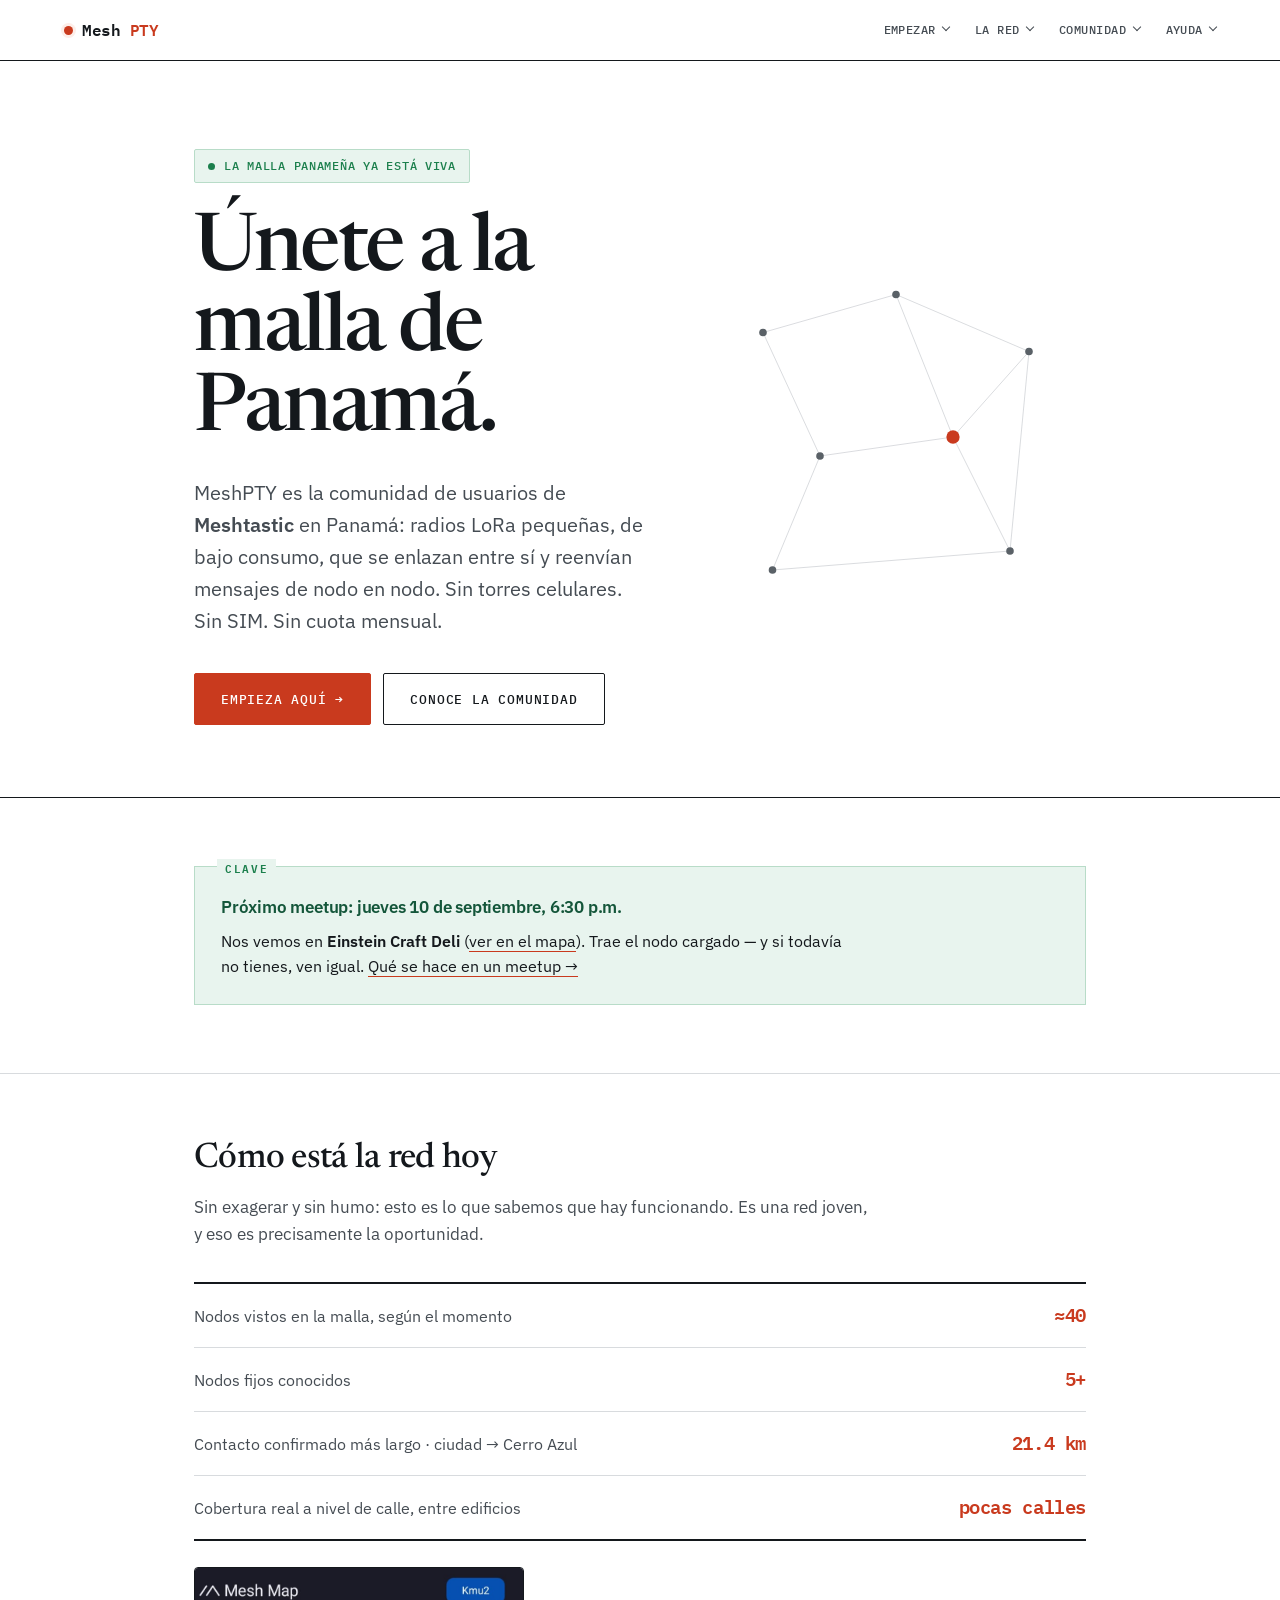
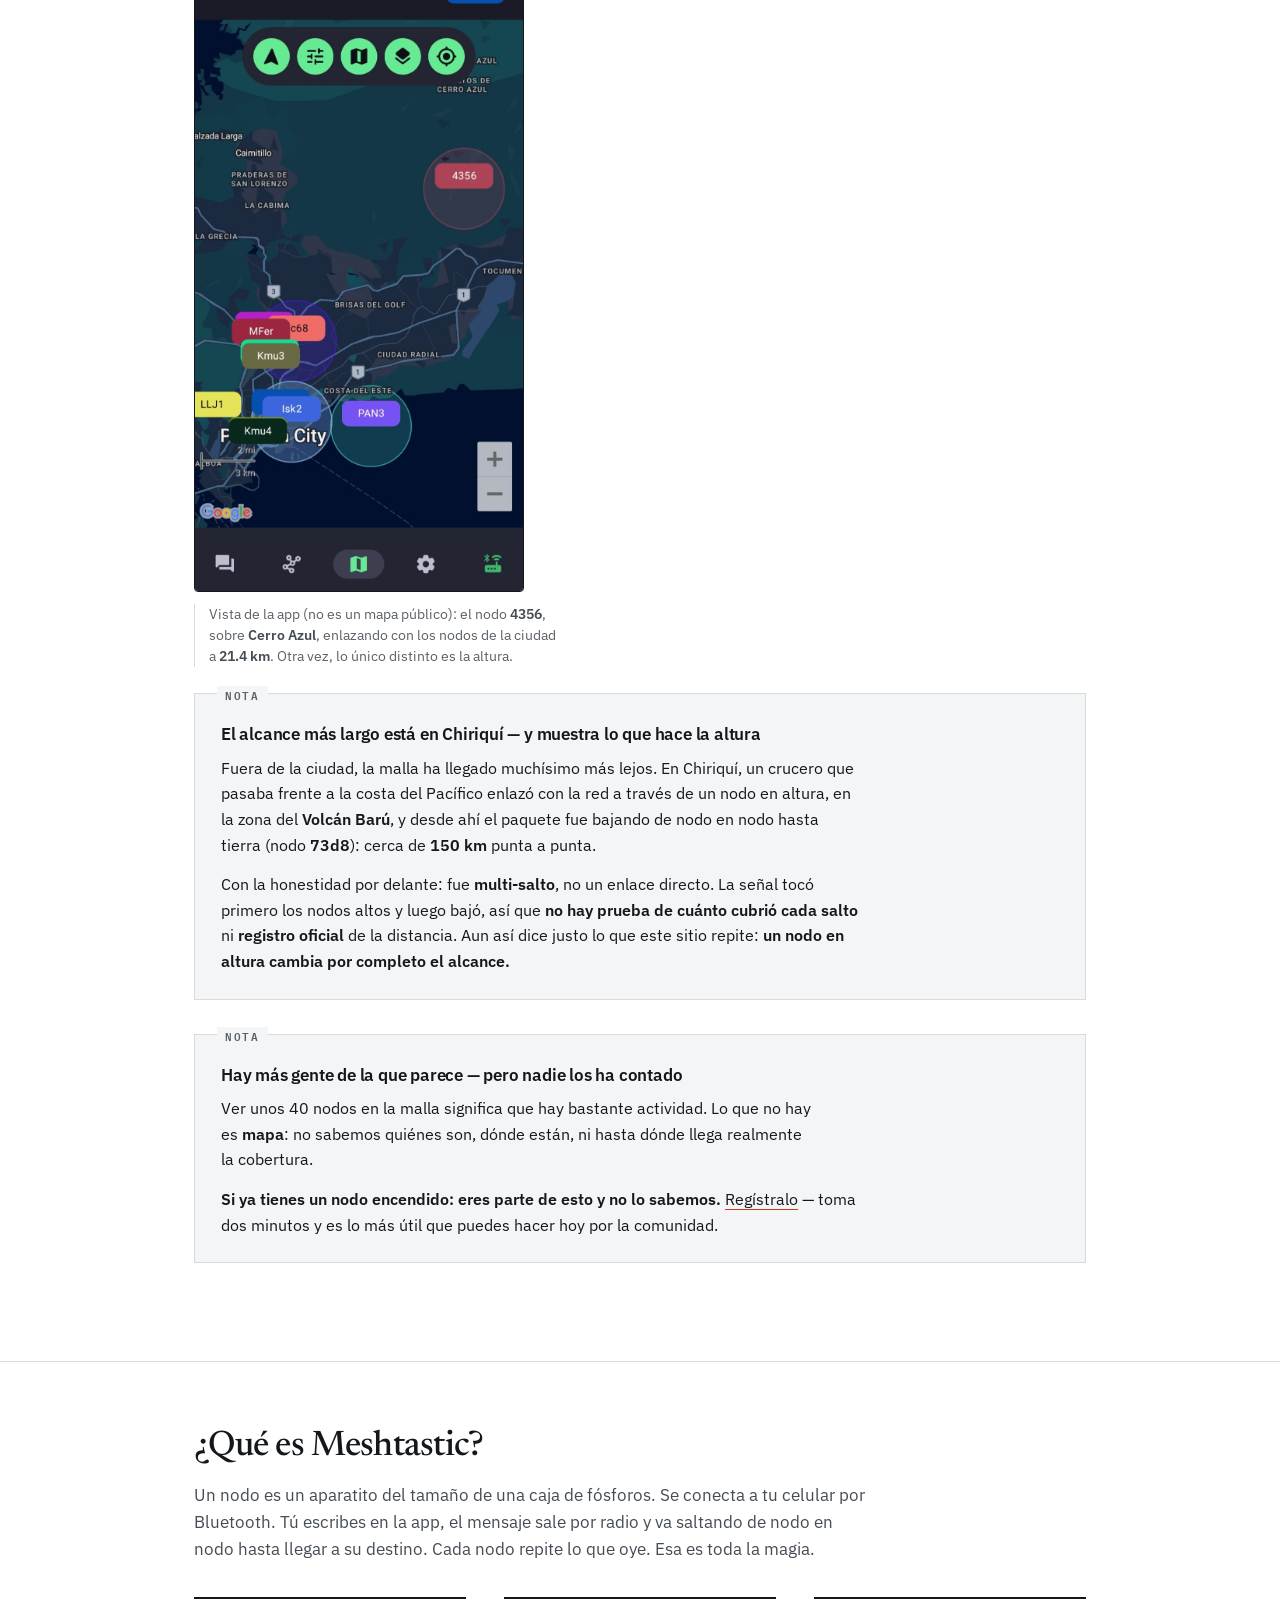
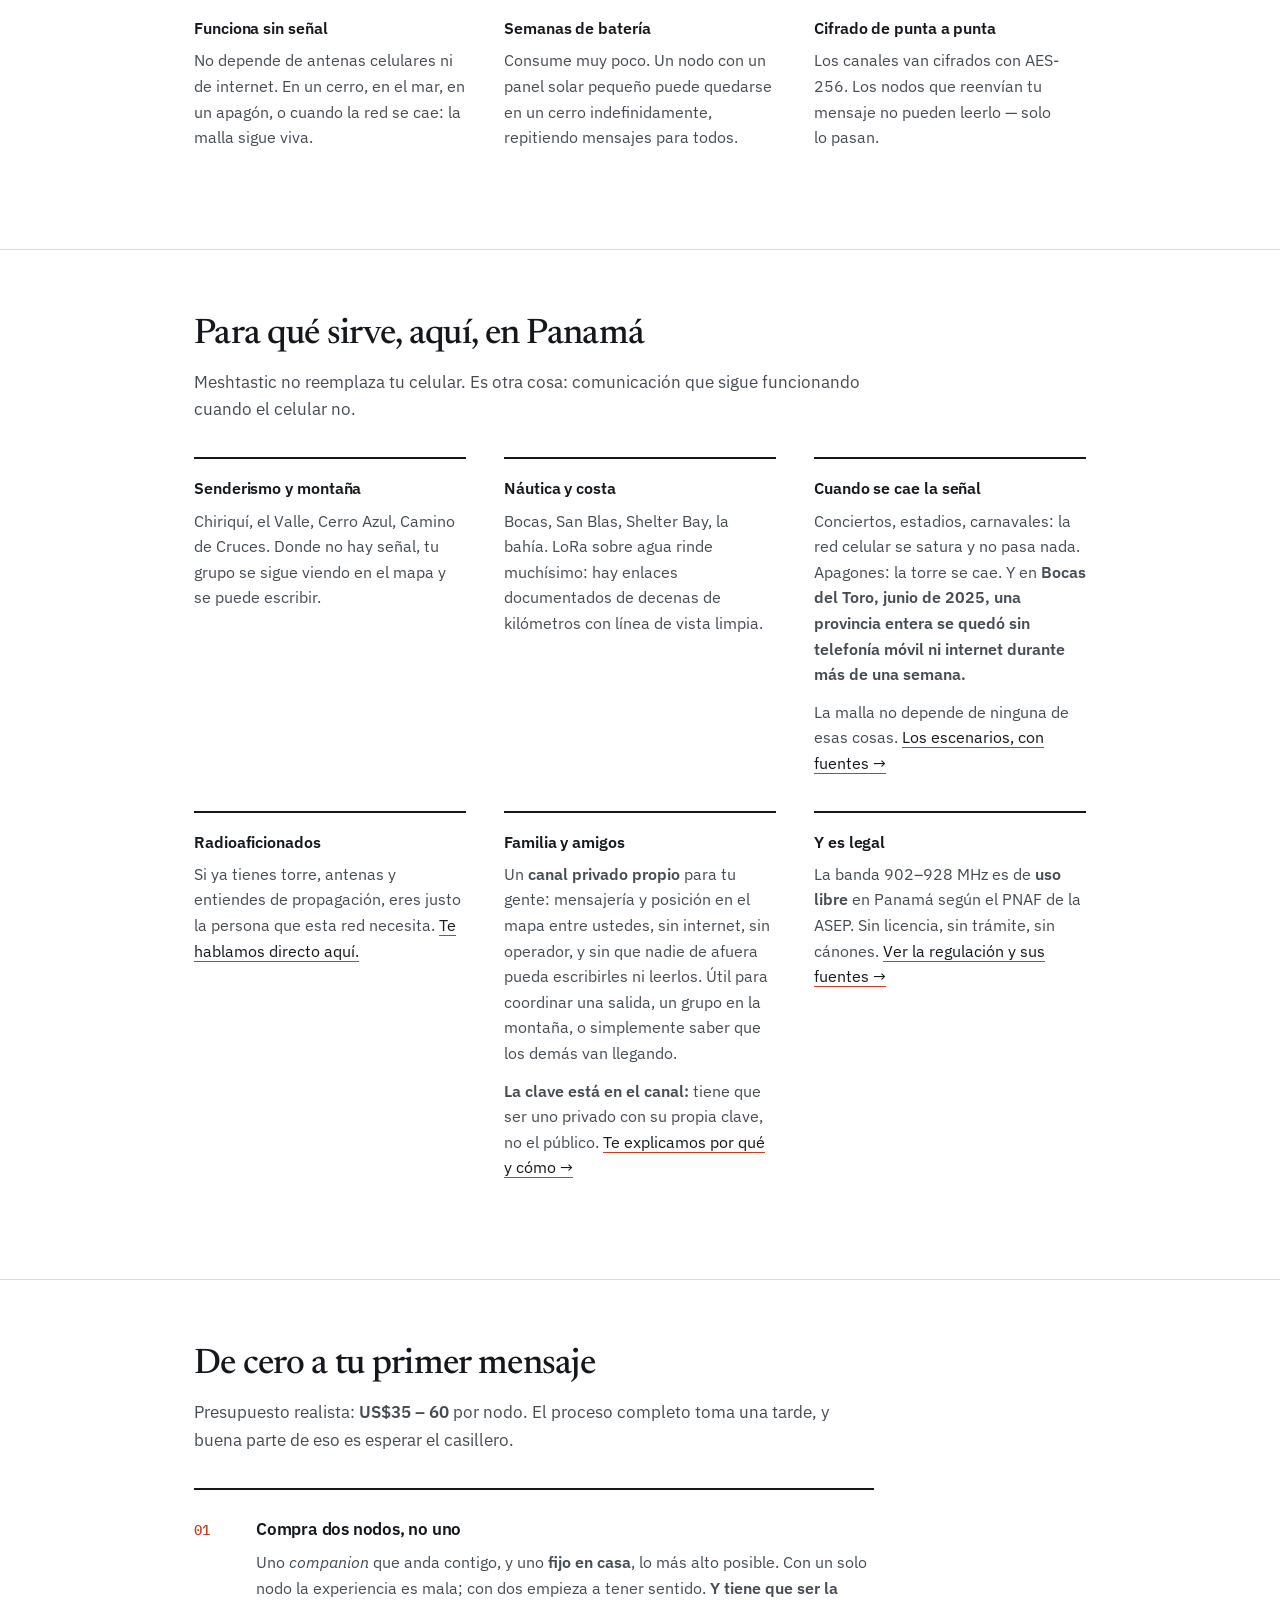
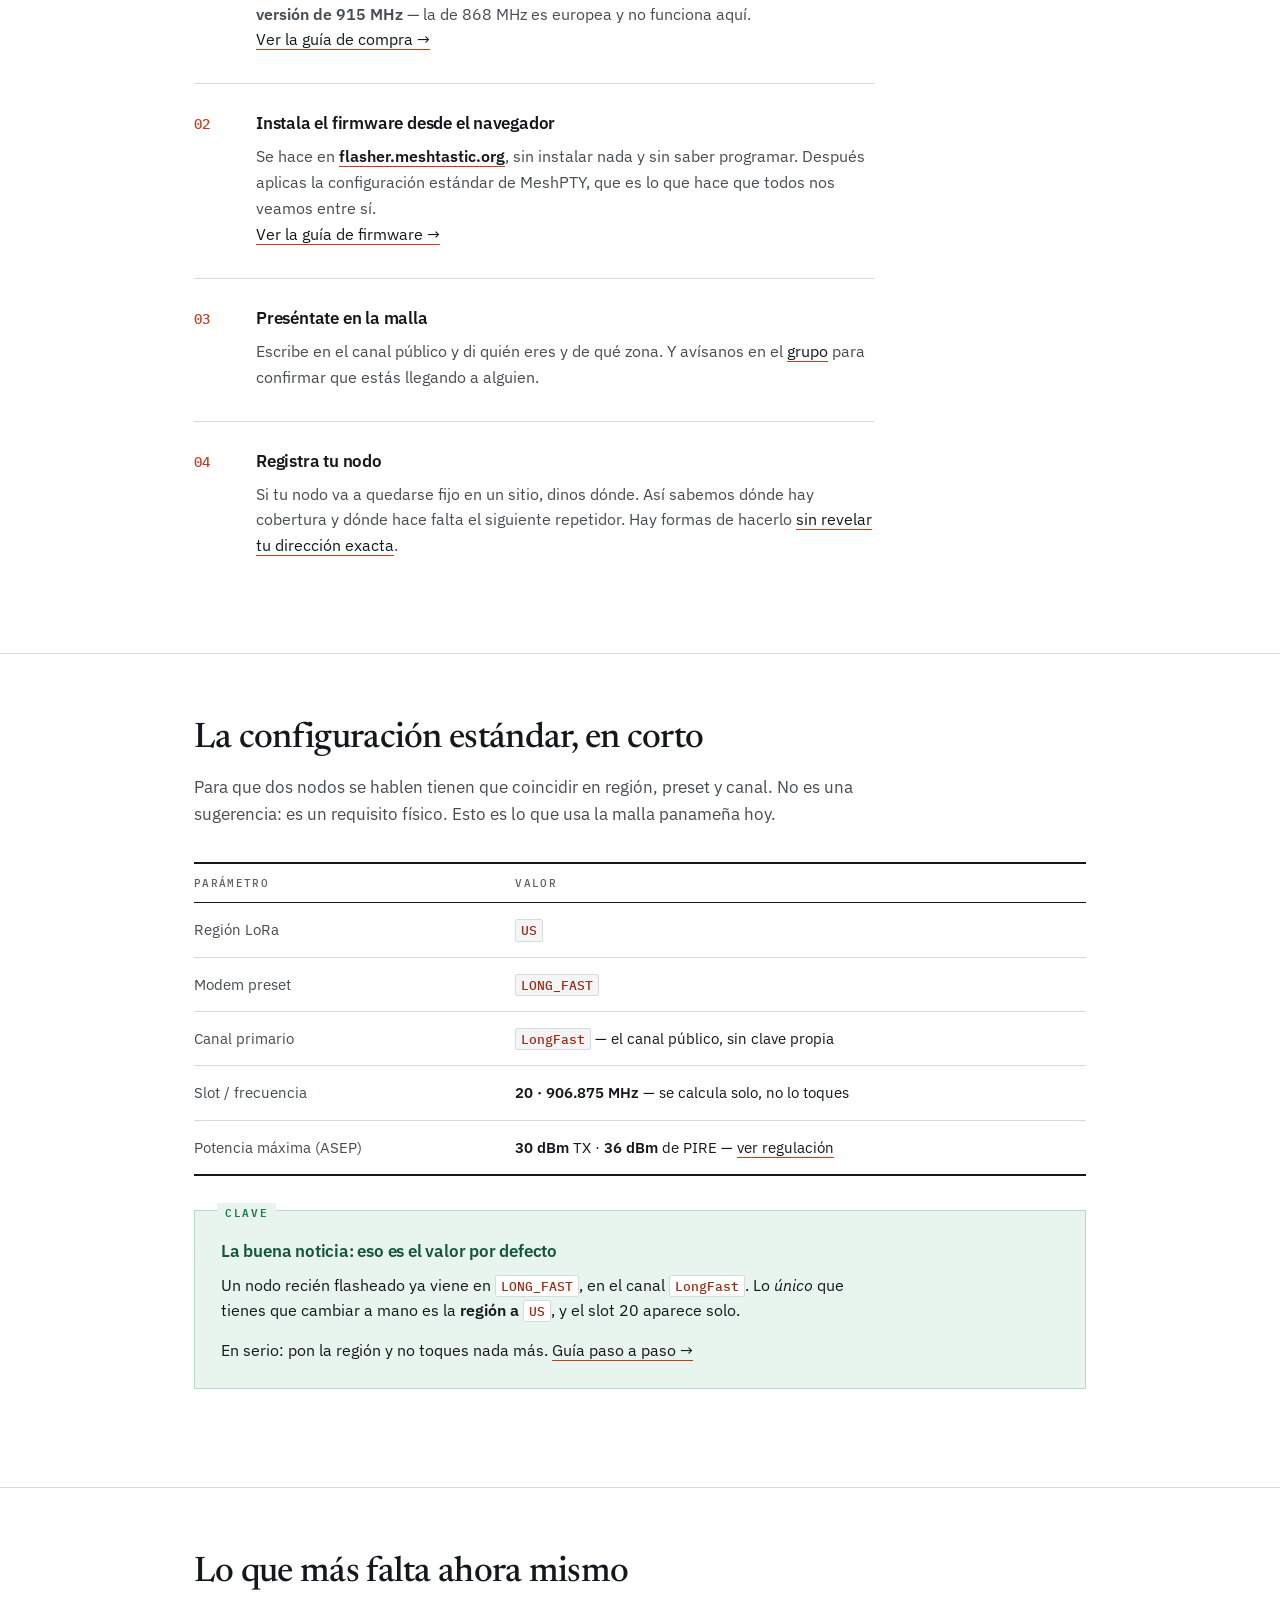
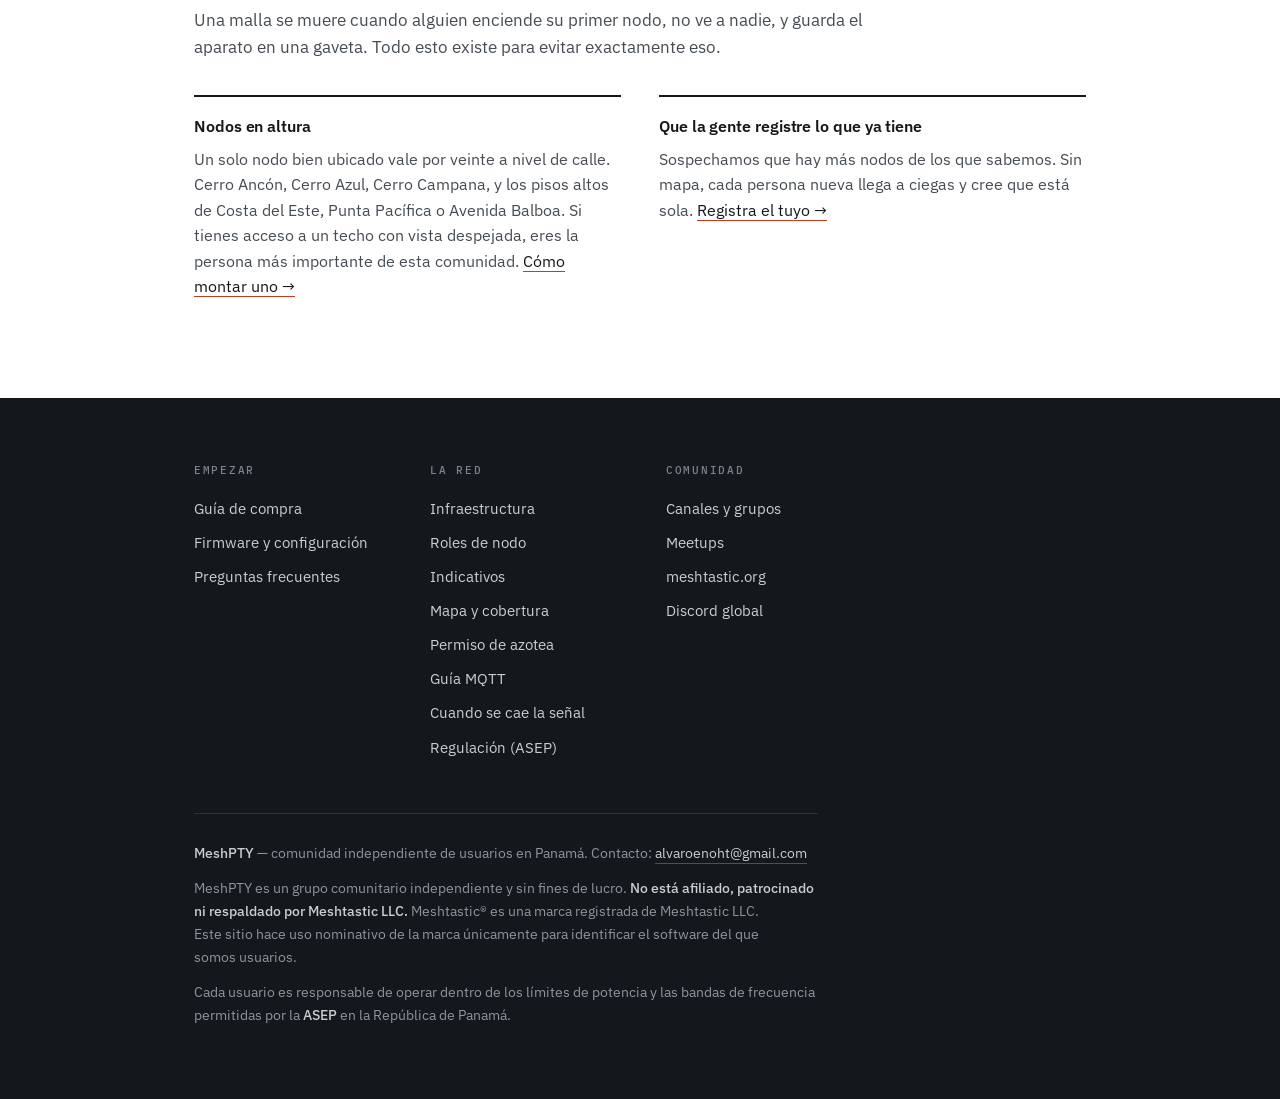
<file: index.html>
<!DOCTYPE html>
<html lang="es">
<head>
<meta charset="utf-8">
<meta name="viewport" content="width=device-width, initial-scale=1">
<title>MeshPTY — Comunidad de usuarios de Meshtastic en Panamá</title>
<meta name="description" content="MeshPTY es la comunidad independiente de usuarios de Meshtastic en Panamá. Mensajería por radio LoRa, sin internet y sin operador. Aprende a armar tu nodo y únete a la malla.">
<meta property="og:type" content="website">
<meta property="og:title" content="MeshPTY — Comunidad de usuarios de Meshtastic en Panamá">
<meta property="og:description" content="Mensajería por radio LoRa. Sin internet, sin operador, sin cuota mensual. La malla panameña ya está viva.">
<meta property="og:locale" content="es_PA">
<link rel="preconnect" href="https://fonts.googleapis.com">
<link rel="preconnect" href="https://fonts.gstatic.com" crossorigin>
<link rel="stylesheet" href="styles.css">
<link rel="icon" href="favicon.svg" type="image/svg+xml">
<meta name="theme-color" content="#14181c">
<meta property="og:site_name" content="MeshPTY">
<meta property="og:image" content="https://meshpty.github.io/og.png">
<meta property="og:image:width" content="1200">
<meta property="og:image:height" content="630">
<meta name="twitter:card" content="summary_large_image">
</head>
<body>
<a class="skip" href="#main">Saltar al contenido</a>

<nav>
  <div class="wrap-wide">
    <a class="brand" href="index.html" aria-current="page"><span class="dot"></span>Mesh<b>PTY</b></a>
    <div class="links">
      <div class="menu">
        <button class="mtrigger" type="button">Empezar</button>
        <div class="drop">
          <a href="comprar.html">Guía de compra</a>
          <a href="instalar.html">Firmware y configuración</a>
        </div>
      </div>
      <div class="menu">
        <button class="mtrigger" type="button">La red</button>
        <div class="drop">
          <a href="nodos-fijos.html">Infraestructura</a>
          <a href="roles.html">Roles de nodo</a>
          <a href="indicativos.html">Indicativos</a>
          <a href="mapa.html">Mapa y cobertura</a>
          <a href="carta-azotea.html">Permiso de azotea</a>
          <a href="mqtt.html">MQTT</a>
        </div>
      </div>
      <div class="menu">
        <button class="mtrigger" type="button">Comunidad</button>
        <div class="drop">
          <a href="comunidad.html">Canales y grupos</a>
          <a href="meetups.html">Meetups</a>
        </div>
      </div>
      <div class="menu">
        <button class="mtrigger" type="button">Ayuda</button>
        <div class="drop">
          <a href="faq.html">Preguntas frecuentes</a>
          <a href="sin-senal.html">Cuando se cae la señal</a>
          <a href="legal.html">Regulación (ASEP)</a>
        </div>
      </div>
    </div>
  </div>
</nav>

<main id="main">

<div class="hero">
  <div class="wrap hero-grid">
    <div class="hero-copy">
      <span class="badge"><span class="live"></span>La malla panameña ya está viva</span>
      <h1>Únete a la malla de Panamá.</h1>
      <p class="lede">
        MeshPTY es la comunidad de usuarios de <strong>Meshtastic</strong> en Panamá: radios LoRa
        pequeñas, de bajo consumo, que se enlazan entre sí y reenvían mensajes de nodo en nodo.
        Sin torres celulares. Sin SIM. Sin cuota mensual.
      </p>
      <div class="cta">
        <a class="btn primary" href="comprar.html">Empieza aquí →</a>
        <a class="btn" href="comunidad.html">Conoce la comunidad</a>
      </div>
    </div>

    <svg class="mesh" viewBox="0 0 400 400" aria-hidden="true" focusable="false">
      <g class="mesh-links">
        <line class="idle" x1="60"  y1="90"  x2="120" y2="220"/>
        <line class="idle" x1="340" y1="110" x2="320" y2="320"/>
        <line class="idle" x1="70"  y1="340" x2="320" y2="320"/>
        <line class="idle" x1="200" y1="50"  x2="340" y2="110"/>

        <line class="r1a" x1="70"  y1="340" x2="120" y2="220"/>
        <line class="r1b" x1="120" y1="220" x2="260" y2="200"/>
        <line class="r1c" x1="260" y1="200" x2="340" y2="110"/>

        <line class="r2a" x1="60"  y1="90"  x2="200" y2="50"/>
        <line class="r2b" x1="200" y1="50"  x2="260" y2="200"/>
        <line class="r2c" x1="260" y1="200" x2="320" y2="320"/>
      </g>

      <g class="mesh-nodes">
        <circle class="n-f" cx="70"  cy="340" r="4"/>
        <circle class="n-d" cx="120" cy="220" r="4"/>
        <circle class="n-c" cx="340" cy="110" r="4"/>
        <circle class="n-a" cx="60"  cy="90"  r="4"/>
        <circle class="n-b" cx="200" cy="50"  r="4"/>
        <circle class="n-g" cx="320" cy="320" r="4"/>
      </g>

      <circle class="mesh-hub" cx="260" cy="200" r="7"/>

      <circle class="packet p1" r="3.5"/>
      <circle class="packet p2" r="3.5"/>
    </svg>
  </div>
</div>

<section class="aviso-meetup" style="padding:34px 0">
  <div class="wrap">
    <div class="box ok">
      <h3>Próximo meetup: jueves 10 de septiembre, 6:30 p.m.</h3>
      <p class="mb0">
        Nos vemos en <strong>Einstein Craft Deli</strong>
        (<a href="https://maps.app.goo.gl/ZBzfqJzUJUceXifKA" target="_blank" rel="noopener">ver en el mapa</a>).
        Trae el nodo cargado — y si todavía no tienes, ven igual.
        <a href="meetups.html">Qué se hace en un meetup →</a>
      </p>
    </div>
  </div>
</section>

<section>
  <div class="wrap">
    <h2>Cómo está la red hoy</h2>
    <p class="sub">
      Sin exagerar y sin humo: esto es lo que sabemos que hay funcionando. Es una red joven, y eso es
      precisamente la oportunidad.
    </p>

    <div class="ledger">
      <dl>
        <div class="row">
          <dt>Nodos vistos en la malla, según el momento</dt>
          <span class="lead" aria-hidden="true"></span>
          <dd>≈40</dd>
        </div>
        <div class="row">
          <dt>Nodos fijos conocidos</dt>
          <span class="lead" aria-hidden="true"></span>
          <dd>5+</dd>
        </div>
        <div class="row">
          <dt>Contacto confirmado más largo · ciudad → Cerro Azul</dt>
          <span class="lead" aria-hidden="true"></span>
          <dd>21.4 km</dd>
        </div>
        <div class="row">
          <dt>Cobertura real a nivel de calle, entre edificios</dt>
          <span class="lead" aria-hidden="true"></span>
          <dd>pocas calles</dd>
        </div>
      </dl>
    </div>

    <figure class="shot" style="margin-top:26px">
      <img src="img/contacto-cerro-azul.jpg" alt="Mesh Map de la app Meshtastic: el nodo 4356 sobre Cerro Azul, al noreste, enlazado con los nodos de la ciudad (Kmu3, Kmu4, Isk2, PAN3, MFer) a 21.4 km de distancia">
      <figcaption>
        Vista de la app (no es un mapa público): el nodo <strong>4356</strong>, sobre <strong>Cerro Azul</strong>,
        enlazando con los nodos de la ciudad a <strong>21.4 km</strong>. Otra vez, lo único distinto es la altura.
      </figcaption>
    </figure>

    <div class="box info" style="margin-top:26px">
      <h3>El alcance más largo está en Chiriquí — y muestra lo que hace la altura</h3>
      <p>
        Fuera de la ciudad, la malla ha llegado muchísimo más lejos. En Chiriquí, un crucero que pasaba
        frente a la costa del Pacífico enlazó con la red a través de un nodo en altura, en la zona del
        <strong>Volcán Barú</strong>, y desde ahí el paquete fue bajando de nodo en nodo hasta tierra
        (nodo <strong>73d8</strong>): cerca de <strong>150 km</strong> punta a punta.
      </p>
      <p class="mb0">
        Con la honestidad por delante: fue <strong>multi-salto</strong>, no un enlace directo. La señal
        tocó primero los nodos altos y luego bajó, así que <strong>no hay prueba de cuánto cubrió cada
        salto</strong> ni <strong>registro oficial</strong> de la distancia. Aun así dice justo lo que
        este sitio repite: <strong>un nodo en altura cambia por completo el alcance.</strong>
      </p>
    </div>

    <div class="box info" style="margin-top:26px">
      <h3>Hay más gente de la que parece — pero nadie los ha contado</h3>
      <p>
        Ver unos 40 nodos en la malla significa que hay bastante actividad. Lo que no hay es
        <strong>mapa</strong>: no sabemos quiénes son, dónde están, ni hasta dónde llega realmente la
        cobertura.
      </p>
      <p>
        <strong>Si ya tienes un nodo encendido: eres parte de esto y no lo sabemos.</strong>
        <a href="mapa.html">Regístralo</a> — toma dos minutos y es lo más útil que puedes hacer hoy por
        la comunidad.
      </p>
    </div>
  </div>
</section>

<section>
  <div class="wrap">
    <h2>¿Qué es Meshtastic?</h2>
    <p class="sub">
      Un nodo es un aparatito del tamaño de una caja de fósforos. Se conecta a tu celular por Bluetooth.
      Tú escribes en la app, el mensaje sale por radio y va saltando de nodo en nodo hasta llegar a su
      destino. Cada nodo repite lo que oye. Esa es toda la magia.
    </p>

    <div class="grid g3">
      <div class="card soft">
        <h3>Funciona sin señal</h3>
        <p>
          No depende de antenas celulares ni de internet. En un cerro, en el mar, en un apagón, o cuando
          la red se cae: la malla sigue viva.
        </p>
      </div>
      <div class="card soft">
        <h3>Semanas de batería</h3>
        <p>
          Consume muy poco. Un nodo con un panel solar pequeño puede quedarse en un cerro
          indefinidamente, repitiendo mensajes para todos.
        </p>
      </div>
      <div class="card soft">
        <h3>Cifrado de punta a punta</h3>
        <p>
          Los canales van cifrados con AES-256. Los nodos que reenvían tu mensaje no pueden leerlo — solo
          lo pasan.
        </p>
      </div>
    </div>
  </div>
</section>

<section>
  <div class="wrap">
    <h2>Para qué sirve, aquí, en Panamá</h2>
    <p class="sub">
      Meshtastic no reemplaza tu celular. Es otra cosa: comunicación que sigue funcionando cuando el
      celular no.
    </p>

    <div class="grid g2">
      <div class="card">
        <h3>Senderismo y montaña</h3>
        <p>
          Chiriquí, el Valle, Cerro Azul, Camino de Cruces. Donde no hay señal, tu grupo se sigue viendo
          en el mapa y se puede escribir.
        </p>
      </div>
      <div class="card">
        <h3>Náutica y costa</h3>
        <p>
          Bocas, San Blas, Shelter Bay, la bahía. LoRa sobre agua rinde muchísimo: hay enlaces
          documentados de decenas de kilómetros con línea de vista limpia.
        </p>
      </div>
      <div class="card">
        <h3>Cuando se cae la señal</h3>
        <p>
          Conciertos, estadios, carnavales: la red celular se satura y no pasa nada. Apagones: la torre
          se cae. Y en <strong>Bocas del Toro, junio de 2025, una provincia entera se quedó sin telefonía
          móvil ni internet durante más de una semana.</strong>
        </p>
        <p>
          La malla no depende de ninguna de esas cosas.
          <a href="sin-senal.html">Los escenarios, con fuentes →</a>
        </p>
      </div>
      <div class="card">
        <h3>Radioaficionados</h3>
        <p>
          Si ya tienes torre, antenas y entiendes de propagación, eres justo la persona que esta red
          necesita. <a href="comunidad.html#radioaficionados">Te hablamos directo aquí.</a>
        </p>
      </div>
      <div class="card">
        <h3>Familia y amigos</h3>
        <p>
          Un <strong>canal privado propio</strong> para tu gente: mensajería y posición en el mapa entre
          ustedes, sin internet, sin operador, y sin que nadie de afuera pueda escribirles ni leerlos.
          Útil para coordinar una salida, un grupo en la montaña, o simplemente saber que los demás van
          llegando.
        </p>
        <p>
          <strong>La clave está en el canal:</strong> tiene que ser uno privado con su propia clave, no
          el público. <a href="faq.html">Te explicamos por qué y cómo →</a>
        </p>
      </div>
      <div class="card">
        <h3>Y es legal</h3>
        <p>
          La banda 902–928 MHz es de <strong>uso libre</strong> en Panamá según el PNAF de la ASEP. Sin
          licencia, sin trámite, sin cánones.
          <a href="legal.html">Ver la regulación y sus fuentes →</a>
        </p>
      </div>
    </div>
  </div>
</section>

<section>
  <div class="wrap">
    <h2>De cero a tu primer mensaje</h2>
    <p class="sub">
      Presupuesto realista: <strong>US$35 – 60</strong> por nodo. El proceso completo toma una tarde, y
      buena parte de eso es esperar el casillero.
    </p>

    <ol class="steps">
      <li>
        <h3>Compra dos nodos, no uno</h3>
        <p>
          Uno <em>companion</em> que anda contigo, y uno <strong>fijo en casa</strong>, lo más alto
          posible. Con un solo nodo la experiencia es mala; con dos empieza a tener sentido.
          <strong>Y tiene que ser la versión de 915 MHz</strong> — la de 868 MHz es europea y no
          funciona aquí.
          <br><a href="comprar.html">Ver la guía de compra →</a>
        </p>
      </li>
      <li>
        <h3>Instala el firmware desde el navegador</h3>
        <p>
          Se hace en <strong><a href="https://flasher.meshtastic.org" target="_blank" rel="noopener">flasher.meshtastic.org</a></strong>,
          sin instalar nada y sin saber programar. Después aplicas la configuración estándar de MeshPTY,
          que es lo que hace que todos nos veamos entre sí.
          <br><a href="instalar.html">Ver la guía de firmware →</a>
        </p>
      </li>
      <li>
        <h3>Preséntate en la malla</h3>
        <p>
          Escribe en el canal público y di quién eres y de qué zona. Y avísanos en el
          <a href="comunidad.html">grupo</a> para confirmar que estás llegando a alguien.
        </p>
      </li>
      <li>
        <h3>Registra tu nodo</h3>
        <p>
          Si tu nodo va a quedarse fijo en un sitio, dinos dónde. Así sabemos dónde hay cobertura y dónde
          hace falta el siguiente repetidor. Hay formas de hacerlo
          <a href="nodos-fijos.html#privacidad">sin revelar tu dirección exacta</a>.
        </p>
      </li>
    </ol>
  </div>
</section>

<section>
  <div class="wrap">
    <h2>La configuración estándar, en corto</h2>
    <p class="sub">
      Para que dos nodos se hablen tienen que coincidir en región, preset y canal. No es una sugerencia:
      es un requisito físico. Esto es lo que usa la malla panameña hoy.
    </p>

    <div class="tbl-wrap">
      <table class="tbl">
        <thead>
          <tr><th scope="col">Parámetro</th><th scope="col">Valor</th></tr>
        </thead>
        <tbody>
          <tr><td>Región LoRa</td><td><strong><code>US</code></strong></td></tr>
          <tr><td>Modem preset</td><td><strong><code>LONG_FAST</code></strong></td></tr>
          <tr><td>Canal primario</td><td><strong><code>LongFast</code></strong> — el canal público, sin clave propia</td></tr>
          <tr><td>Slot / frecuencia</td><td><strong>20 · 906.875 MHz</strong> — se calcula solo, no lo toques</td></tr>
          <tr><td>Potencia máxima (ASEP)</td><td><strong>30 dBm</strong> TX · <strong>36 dBm</strong> de PIRE — <a href="legal.html">ver regulación</a></td></tr>
        </tbody>
      </table>
    </div>

    <div class="box ok">
      <h3>La buena noticia: eso es el valor por defecto</h3>
      <p>
        Un nodo recién flasheado ya viene en <code>LONG_FAST</code>, en el canal <code>LongFast</code>.
        Lo <em>único</em> que tienes que cambiar a mano es la <strong>región a <code>US</code></strong>, y
        el slot 20 aparece solo.
      </p>
      <p class="mb0">
        En serio: pon la región y no toques nada más. <a href="instalar.html">Guía paso a paso →</a>
      </p>
    </div>
  </div>
</section>

<section>
  <div class="wrap">
    <h2>Lo que más falta ahora mismo</h2>
    <p class="sub">
      Una malla se muere cuando alguien enciende su primer nodo, no ve a nadie, y guarda el aparato en
      una gaveta. Todo esto existe para evitar exactamente eso.
    </p>

    <div class="grid g2">
      <div class="card">
        <h3>Nodos en altura</h3>
        <p>
          Un solo nodo bien ubicado vale por veinte a nivel de calle. Cerro Ancón, Cerro Azul, Cerro
          Campana, y los pisos altos de Costa del Este, Punta Pacífica o Avenida Balboa. Si tienes acceso
          a un techo con vista despejada, eres la persona más importante de esta comunidad.
          <a href="nodos-fijos.html">Cómo montar uno →</a>
        </p>
      </div>
      <div class="card">
        <h3>Que la gente registre lo que ya tiene</h3>
        <p>
          Sospechamos que hay más nodos de los que sabemos. Sin mapa, cada persona nueva llega a ciegas y
          cree que está sola. <a href="mapa.html">Registra el tuyo →</a>
        </p>
      </div>
    </div>
  </div>
</section>

</main>

<footer>
  <div class="wrap">
    <div class="cols">
      <div class="col">
        <h4>Empezar</h4>
        <a href="comprar.html">Guía de compra</a>
        <a href="instalar.html">Firmware y configuración</a>
        <a href="faq.html">Preguntas frecuentes</a>
      </div>
      <div class="col">
        <h4>La red</h4>
        <a href="nodos-fijos.html">Infraestructura</a>
        <a href="roles.html">Roles de nodo</a>
        <a href="indicativos.html">Indicativos</a>
        <a href="mapa.html">Mapa y cobertura</a>
        <a href="carta-azotea.html">Permiso de azotea</a>
        <a href="mqtt.html">Guía MQTT</a>
        <a href="sin-senal.html">Cuando se cae la señal</a>
        <a href="legal.html">Regulación (ASEP)</a>
      </div>
      <div class="col">
        <h4>Comunidad</h4>
        <a href="comunidad.html">Canales y grupos</a>
        <a href="meetups.html">Meetups</a>
        <a href="https://meshtastic.org" target="_blank" rel="noopener">meshtastic.org</a>
        <a href="https://discord.com/invite/ktMAKGBnBs" target="_blank" rel="noopener">Discord global</a>
      </div>
    </div>

    <div class="fine">
      <p>
        <strong>MeshPTY</strong> — comunidad independiente de usuarios en Panamá.
        Contacto: <a href="mailto:alvaroenoht@gmail.com">alvaroenoht@gmail.com</a>
      </p>
      <p>
        MeshPTY es un grupo comunitario independiente y sin fines de lucro. <strong>No está afiliado,
        patrocinado ni respaldado por Meshtastic LLC.</strong> Meshtastic® es una marca registrada de
        Meshtastic LLC. Este sitio hace uso nominativo de la marca únicamente para identificar el software
        del que somos usuarios.
      </p>
      <p>
        Cada usuario es responsable de operar dentro de los límites de potencia y las bandas de frecuencia
        permitidas por la <strong>ASEP</strong> en la República de Panamá.
      </p>
    </div>
  </div>
</footer>

</body>
</html>
</file>
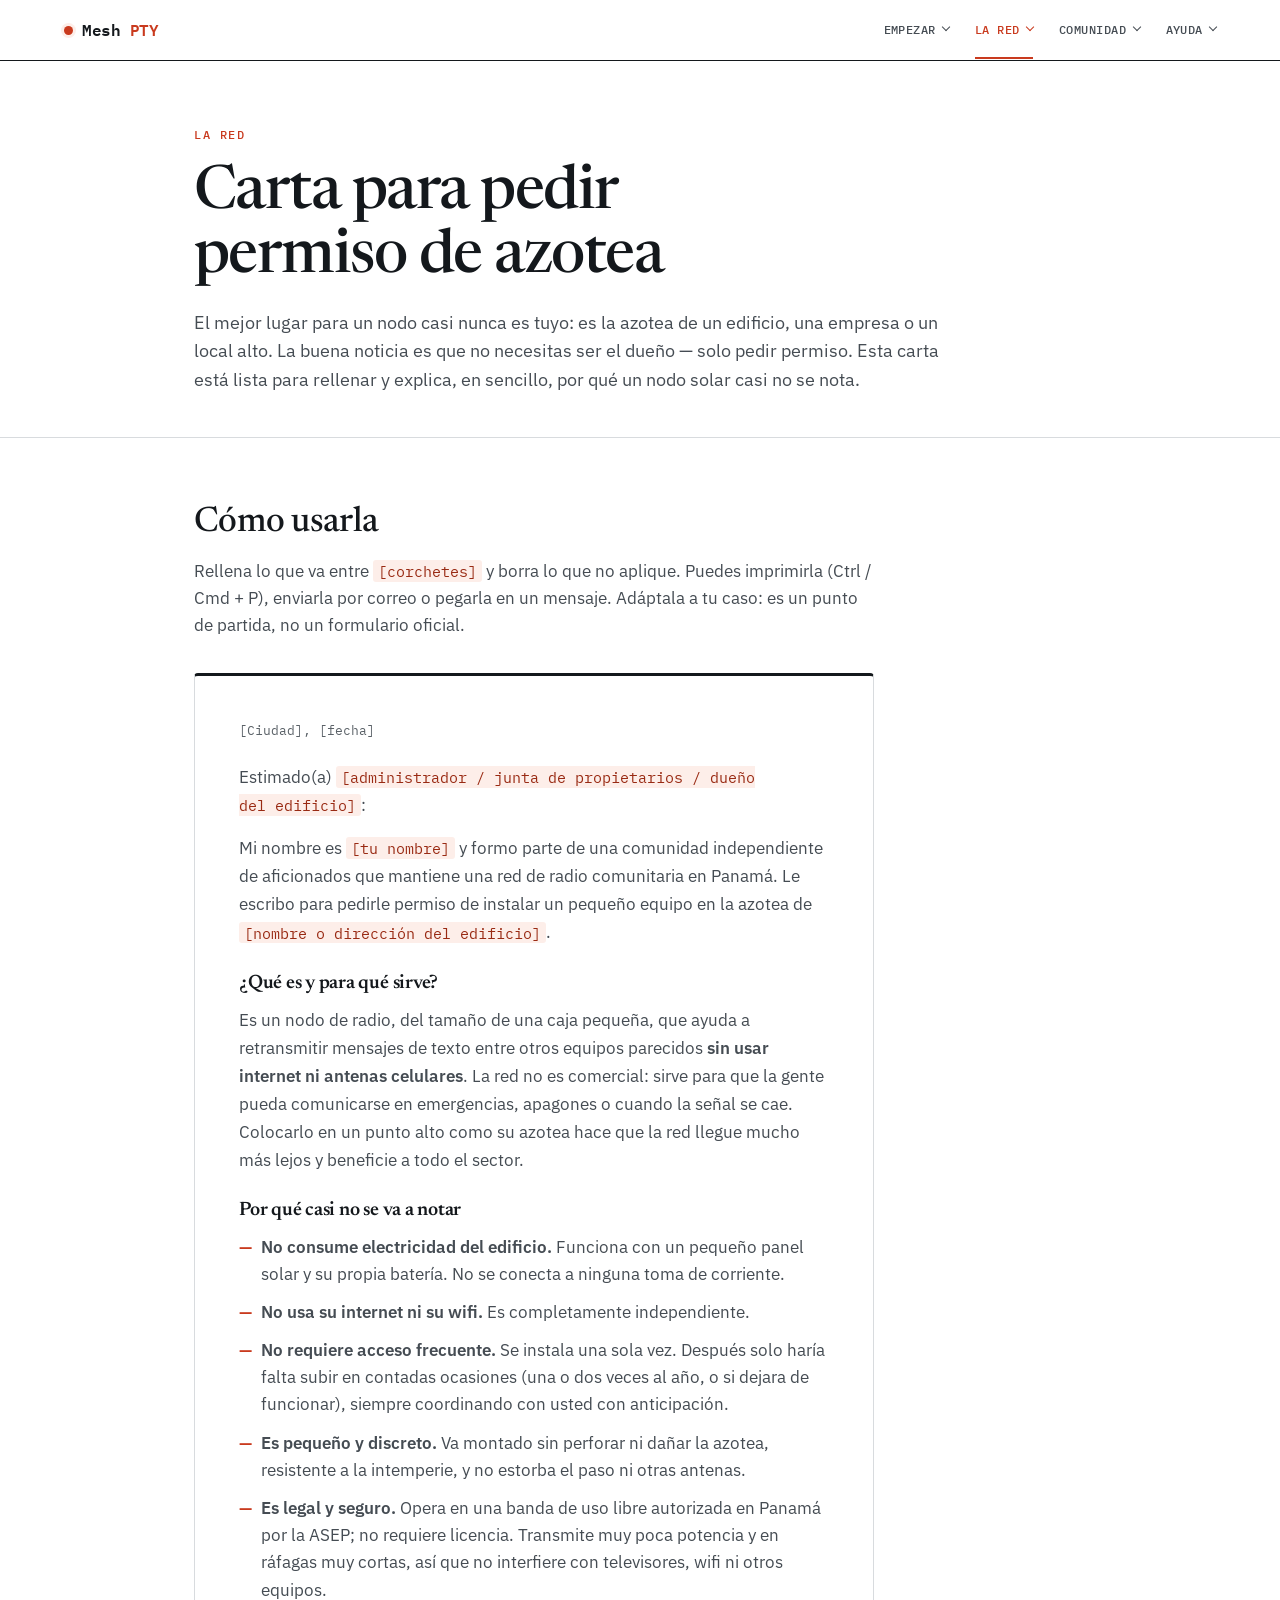
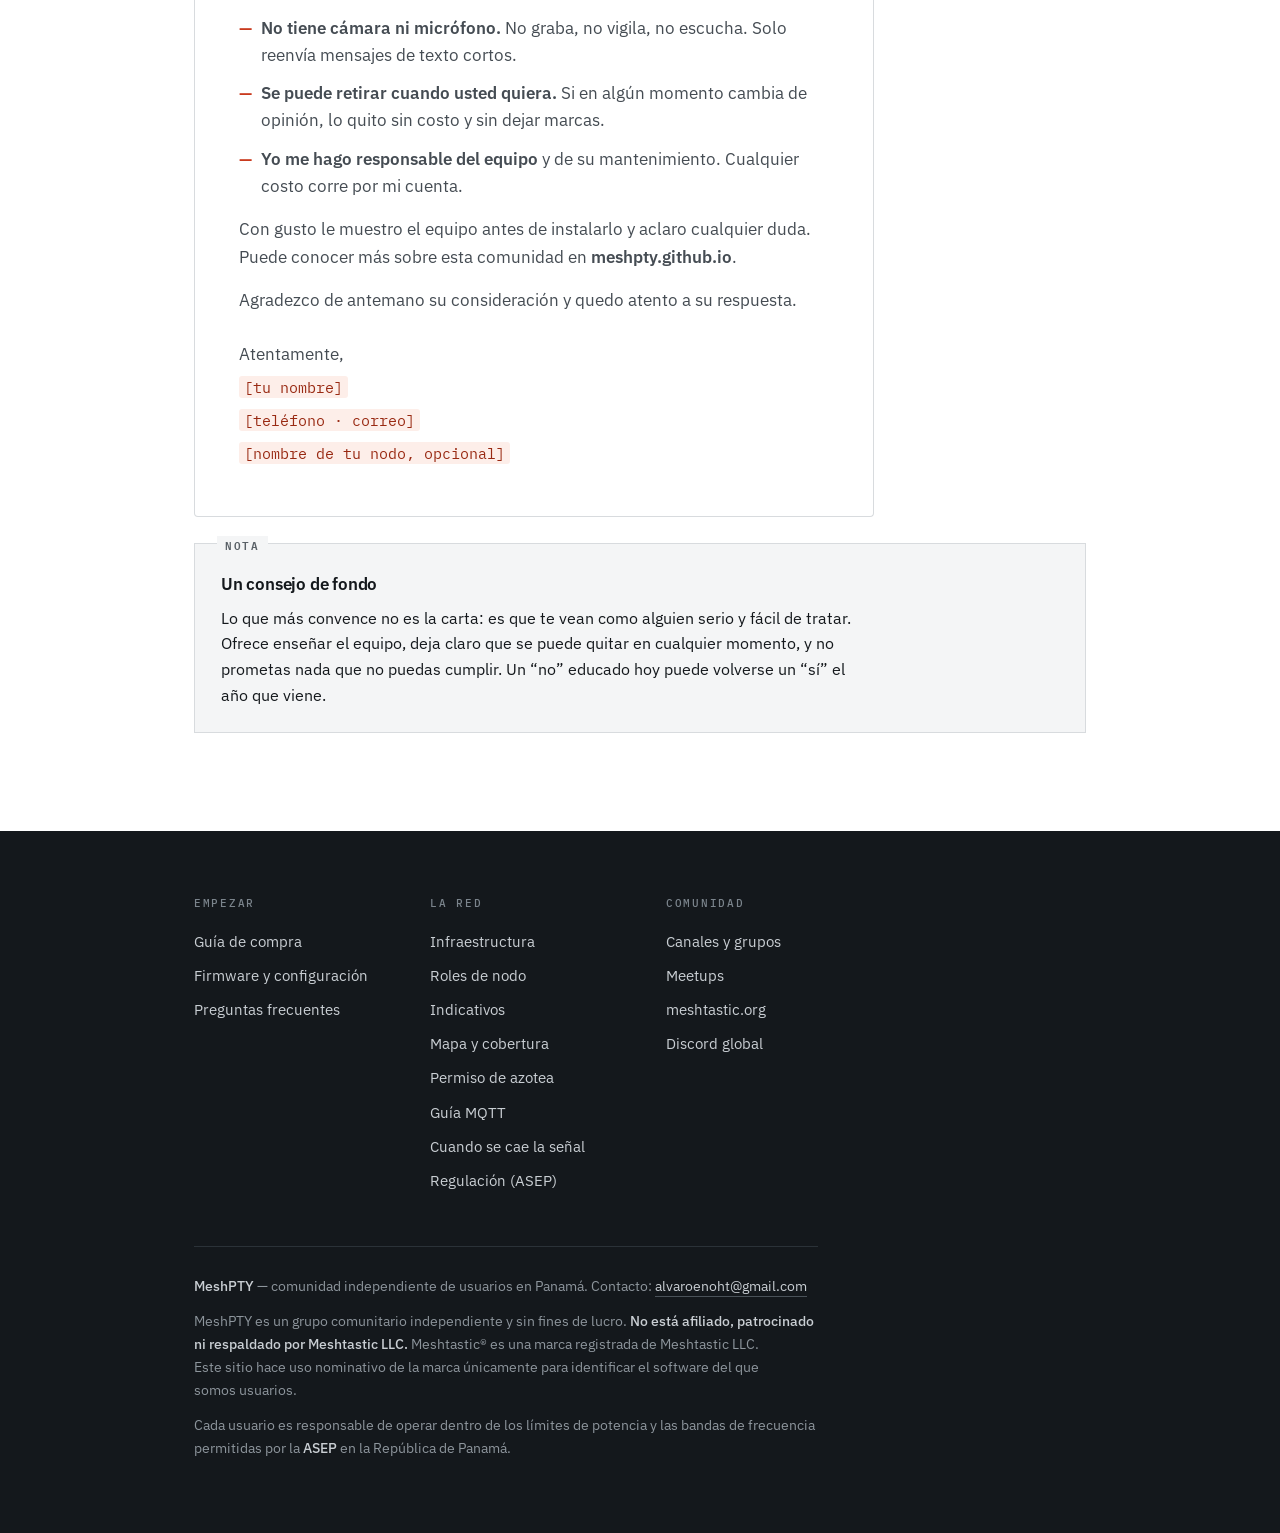
<file: carta-azotea.html>
<!DOCTYPE html>
<html lang="es">
<head>
<meta charset="utf-8">
<meta name="viewport" content="width=device-width, initial-scale=1">
<title>Carta para pedir permiso de azotea — MeshPTY</title>
<meta name="description" content="Carta modelo lista para rellenar: pídele permiso al administrador de un edificio para instalar un nodo solar en la azotea. Explica en sencillo que no usa corriente, no necesita internet ni acceso frecuente, y es legal.">
<link rel="stylesheet" href="styles.css">
<link rel="icon" href="favicon.svg" type="image/svg+xml">
<meta name="theme-color" content="#14181c">
<meta property="og:type" content="website">
<meta property="og:site_name" content="MeshPTY">
<meta property="og:title" content="Carta para pedir permiso de azotea — MeshPTY">
<meta property="og:description" content="Carta modelo lista para rellenar: pídele permiso al administrador de un edificio para instalar un nodo solar en la azotea. Explica en sencillo que no usa corriente, no necesita internet ni acceso frecuente, y es legal.">
<meta property="og:image" content="https://meshpty.github.io/og.png">
<meta property="og:image:width" content="1200">
<meta property="og:image:height" content="630">
<meta name="twitter:card" content="summary_large_image">
</head>
<body>
<a class="skip" href="#main">Saltar al contenido</a>

<nav>
  <div class="wrap-wide">
    <a class="brand" href="index.html"><span class="dot"></span>Mesh<b>PTY</b></a>
    <div class="links">
      <div class="menu">
        <button class="mtrigger" type="button">Empezar</button>
        <div class="drop">
          <a href="comprar.html">Guía de compra</a>
          <a href="instalar.html">Firmware y configuración</a>
        </div>
      </div>
      <div class="menu on">
        <button class="mtrigger" type="button">La red</button>
        <div class="drop">
          <a href="nodos-fijos.html">Infraestructura</a>
          <a href="roles.html">Roles de nodo</a>
          <a href="indicativos.html">Indicativos</a>
          <a href="mapa.html">Mapa y cobertura</a>
          <a href="carta-azotea.html" aria-current="page">Permiso de azotea</a>
          <a href="mqtt.html">MQTT</a>
        </div>
      </div>
      <div class="menu">
        <button class="mtrigger" type="button">Comunidad</button>
        <div class="drop">
          <a href="comunidad.html">Canales y grupos</a>
          <a href="meetups.html">Meetups</a>
        </div>
      </div>
      <div class="menu">
        <button class="mtrigger" type="button">Ayuda</button>
        <div class="drop">
          <a href="faq.html">Preguntas frecuentes</a>
          <a href="sin-senal.html">Cuando se cae la señal</a>
          <a href="legal.html">Regulación (ASEP)</a>
        </div>
      </div>
    </div>
  </div>
</nav>

<main id="main">

<div class="phead noprint">
  <div class="wrap">
    <span class="eyebrow">La red</span>
    <h1>Carta para pedir permiso de azotea</h1>
    <p>
      El mejor lugar para un nodo casi nunca es tuyo: es la azotea de un edificio, una empresa o un
      local alto. La buena noticia es que no necesitas ser el dueño — solo pedir permiso. Esta carta
      está lista para rellenar y explica, en sencillo, por qué un nodo solar casi no se nota.
    </p>
  </div>
</div>

<section>
  <div class="wrap">
    <h2 class="mt0 noprint">Cómo usarla</h2>
    <p class="sub noprint">
      Rellena lo que va entre <span class="fill">[corchetes]</span> y borra lo que no aplique.
      Puedes imprimirla (Ctrl / Cmd + P), enviarla por correo o pegarla en un mensaje. Adáptala a tu
      caso: es un punto de partida, no un formulario oficial.
    </p>

    <article class="carta">
      <p class="meta">[Ciudad], [fecha]</p>

      <p>Estimado(a) <span class="fill">[administrador / junta de propietarios / dueño del edificio]</span>:</p>

      <p>
        Mi nombre es <span class="fill">[tu nombre]</span> y formo parte de una comunidad independiente
        de aficionados que mantiene una red de radio comunitaria en Panamá. Le escribo para pedirle
        permiso de instalar un pequeño equipo en la azotea de
        <span class="fill">[nombre o dirección del edificio]</span>.
      </p>

      <h3>¿Qué es y para qué sirve?</h3>
      <p>
        Es un nodo de radio, del tamaño de una caja pequeña, que ayuda a retransmitir mensajes de
        texto entre otros equipos parecidos <strong>sin usar internet ni antenas celulares</strong>.
        La red no es comercial: sirve para que la gente pueda comunicarse en emergencias, apagones o
        cuando la señal se cae. Colocarlo en un punto alto como su azotea hace que la red llegue mucho
        más lejos y beneficie a todo el sector.
      </p>

      <h3>Por qué casi no se va a notar</h3>
      <ul>
        <li><strong>No consume electricidad del edificio.</strong> Funciona con un pequeño panel solar y su propia batería. No se conecta a ninguna toma de corriente.</li>
        <li><strong>No usa su internet ni su wifi.</strong> Es completamente independiente.</li>
        <li><strong>No requiere acceso frecuente.</strong> Se instala una sola vez. Después solo haría falta subir en contadas ocasiones (una o dos veces al año, o si dejara de funcionar), siempre coordinando con usted con anticipación.</li>
        <li><strong>Es pequeño y discreto.</strong> Va montado sin perforar ni dañar la azotea, resistente a la intemperie, y no estorba el paso ni otras antenas.</li>
        <li><strong>Es legal y seguro.</strong> Opera en una banda de uso libre autorizada en Panamá por la ASEP; no requiere licencia. Transmite muy poca potencia y en ráfagas muy cortas, así que no interfiere con televisores, wifi ni otros equipos.</li>
        <li><strong>No tiene cámara ni micrófono.</strong> No graba, no vigila, no escucha. Solo reenvía mensajes de texto cortos.</li>
        <li><strong>Se puede retirar cuando usted quiera.</strong> Si en algún momento cambia de opinión, lo quito sin costo y sin dejar marcas.</li>
        <li><strong>Yo me hago responsable del equipo</strong> y de su mantenimiento. Cualquier costo corre por mi cuenta.</li>
      </ul>

      <p>
        Con gusto le muestro el equipo antes de instalarlo y aclaro cualquier duda. Puede conocer más
        sobre esta comunidad en <strong>meshpty.github.io</strong>.
      </p>

      <p>Agradezco de antemano su consideración y quedo atento a su respuesta.</p>

      <div class="sign">
        <p>Atentamente,</p>
        <p><span class="fill">[tu nombre]</span></p>
        <p><span class="fill">[teléfono · correo]</span></p>
        <p><span class="fill">[nombre de tu nodo, opcional]</span></p>
      </div>
    </article>

    <div class="box info noprint" style="margin-top:26px">
      <h3>Un consejo de fondo</h3>
      <p class="mb0">
        Lo que más convence no es la carta: es que te vean como alguien serio y fácil de tratar.
        Ofrece enseñar el equipo, deja claro que se puede quitar en cualquier momento, y no prometas
        nada que no puedas cumplir. Un “no” educado hoy puede volverse un “sí” el año que viene.
      </p>
    </div>
  </div>
</section>

</main>

<footer>
  <div class="wrap">
    <div class="cols">
      <div class="col">
        <h4>Empezar</h4>
        <a href="comprar.html">Guía de compra</a>
        <a href="instalar.html">Firmware y configuración</a>
        <a href="faq.html">Preguntas frecuentes</a>
      </div>
      <div class="col">
        <h4>La red</h4>
        <a href="nodos-fijos.html">Infraestructura</a>
        <a href="roles.html">Roles de nodo</a>
        <a href="indicativos.html">Indicativos</a>
        <a href="mapa.html">Mapa y cobertura</a>
        <a href="carta-azotea.html">Permiso de azotea</a>
        <a href="mqtt.html">Guía MQTT</a>
        <a href="sin-senal.html">Cuando se cae la señal</a>
        <a href="legal.html">Regulación (ASEP)</a>
      </div>
      <div class="col">
        <h4>Comunidad</h4>
        <a href="comunidad.html">Canales y grupos</a>
        <a href="meetups.html">Meetups</a>
        <a href="https://meshtastic.org" target="_blank" rel="noopener">meshtastic.org</a>
        <a href="https://discord.com/invite/ktMAKGBnBs" target="_blank" rel="noopener">Discord global</a>
      </div>
    </div>

    <div class="fine">
      <p>
        <strong>MeshPTY</strong> — comunidad independiente de usuarios en Panamá.
        Contacto: <a href="mailto:alvaroenoht@gmail.com">alvaroenoht@gmail.com</a>
      </p>
      <p>
        MeshPTY es un grupo comunitario independiente y sin fines de lucro. <strong>No está
        afiliado, patrocinado ni respaldado por Meshtastic LLC.</strong> Meshtastic® es una marca
        registrada de Meshtastic LLC. Este sitio hace uso nominativo de la marca únicamente para
        identificar el software del que somos usuarios.
      </p>
      <p>
        Cada usuario es responsable de operar dentro de los límites de potencia y las bandas de
        frecuencia permitidas por la <strong>ASEP</strong> en la República de Panamá.
      </p>
    </div>
  </div>
</footer>

</body>
</html>
</file>
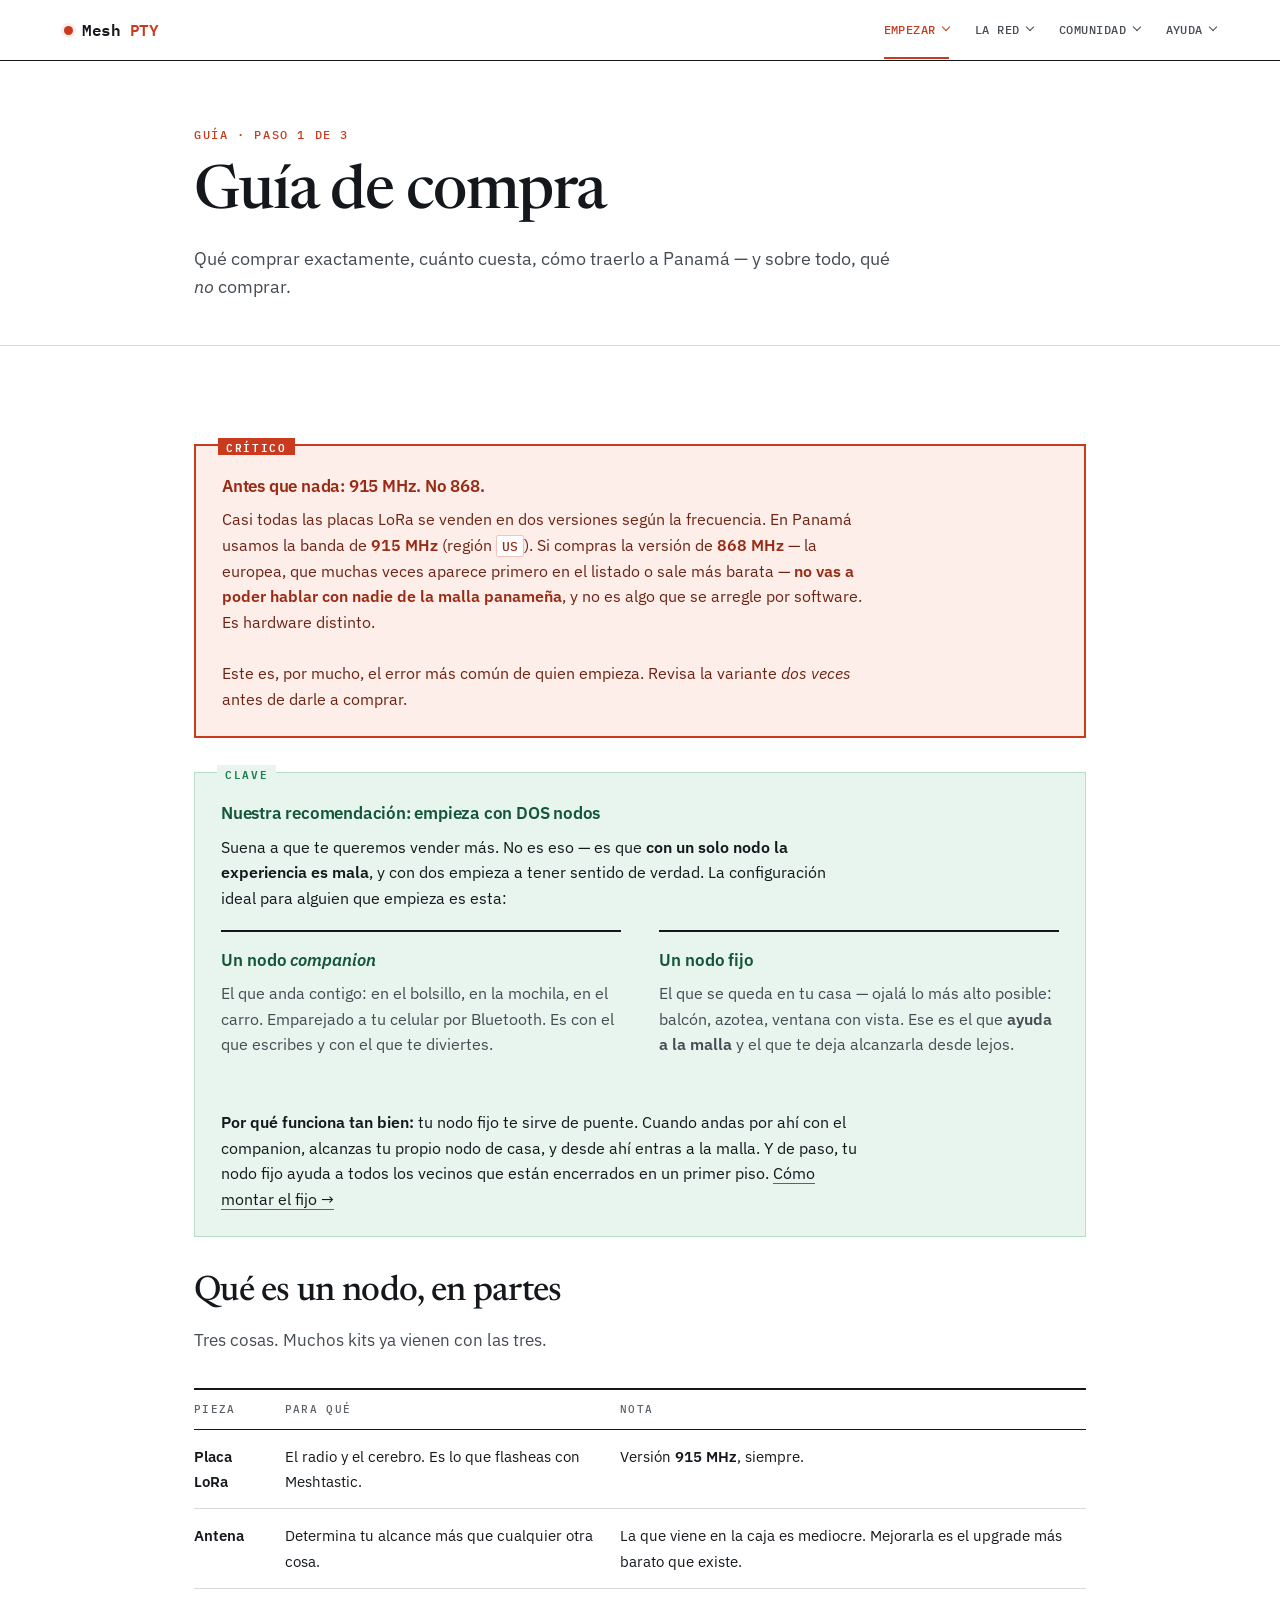
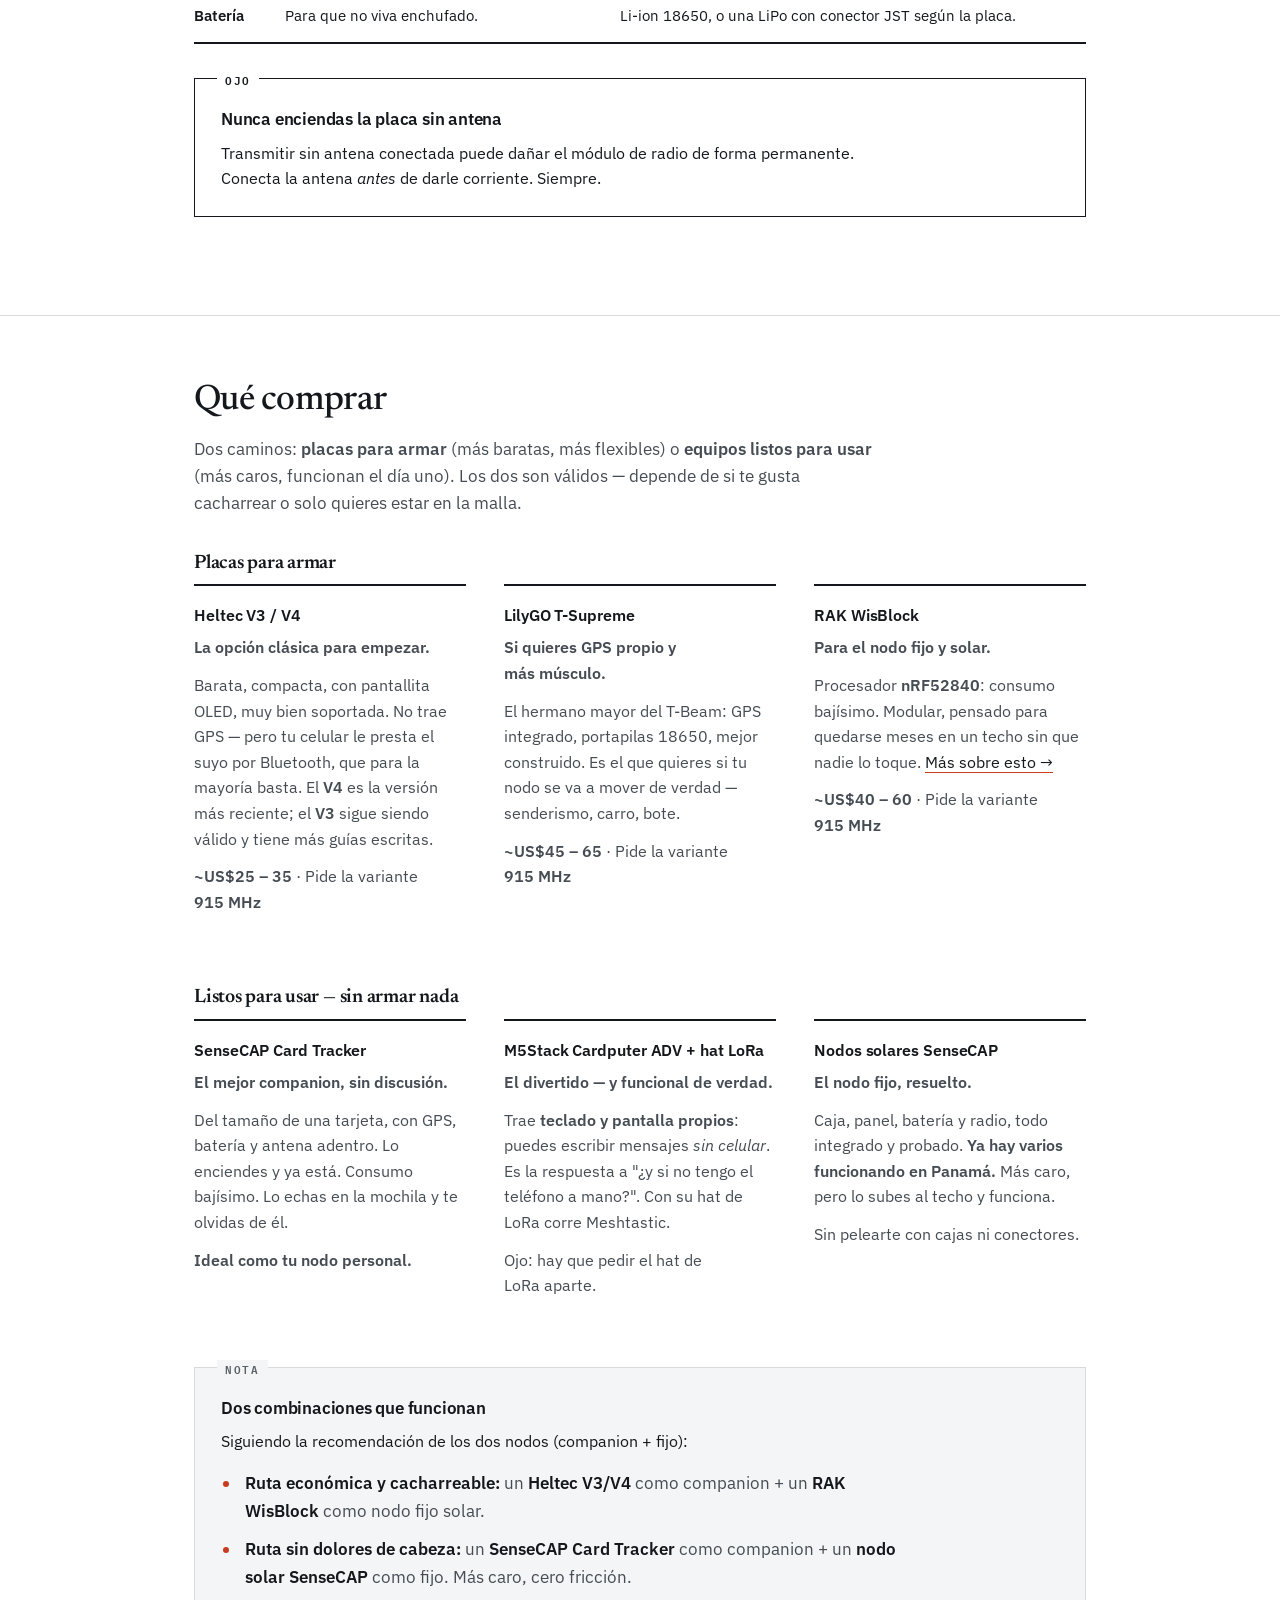
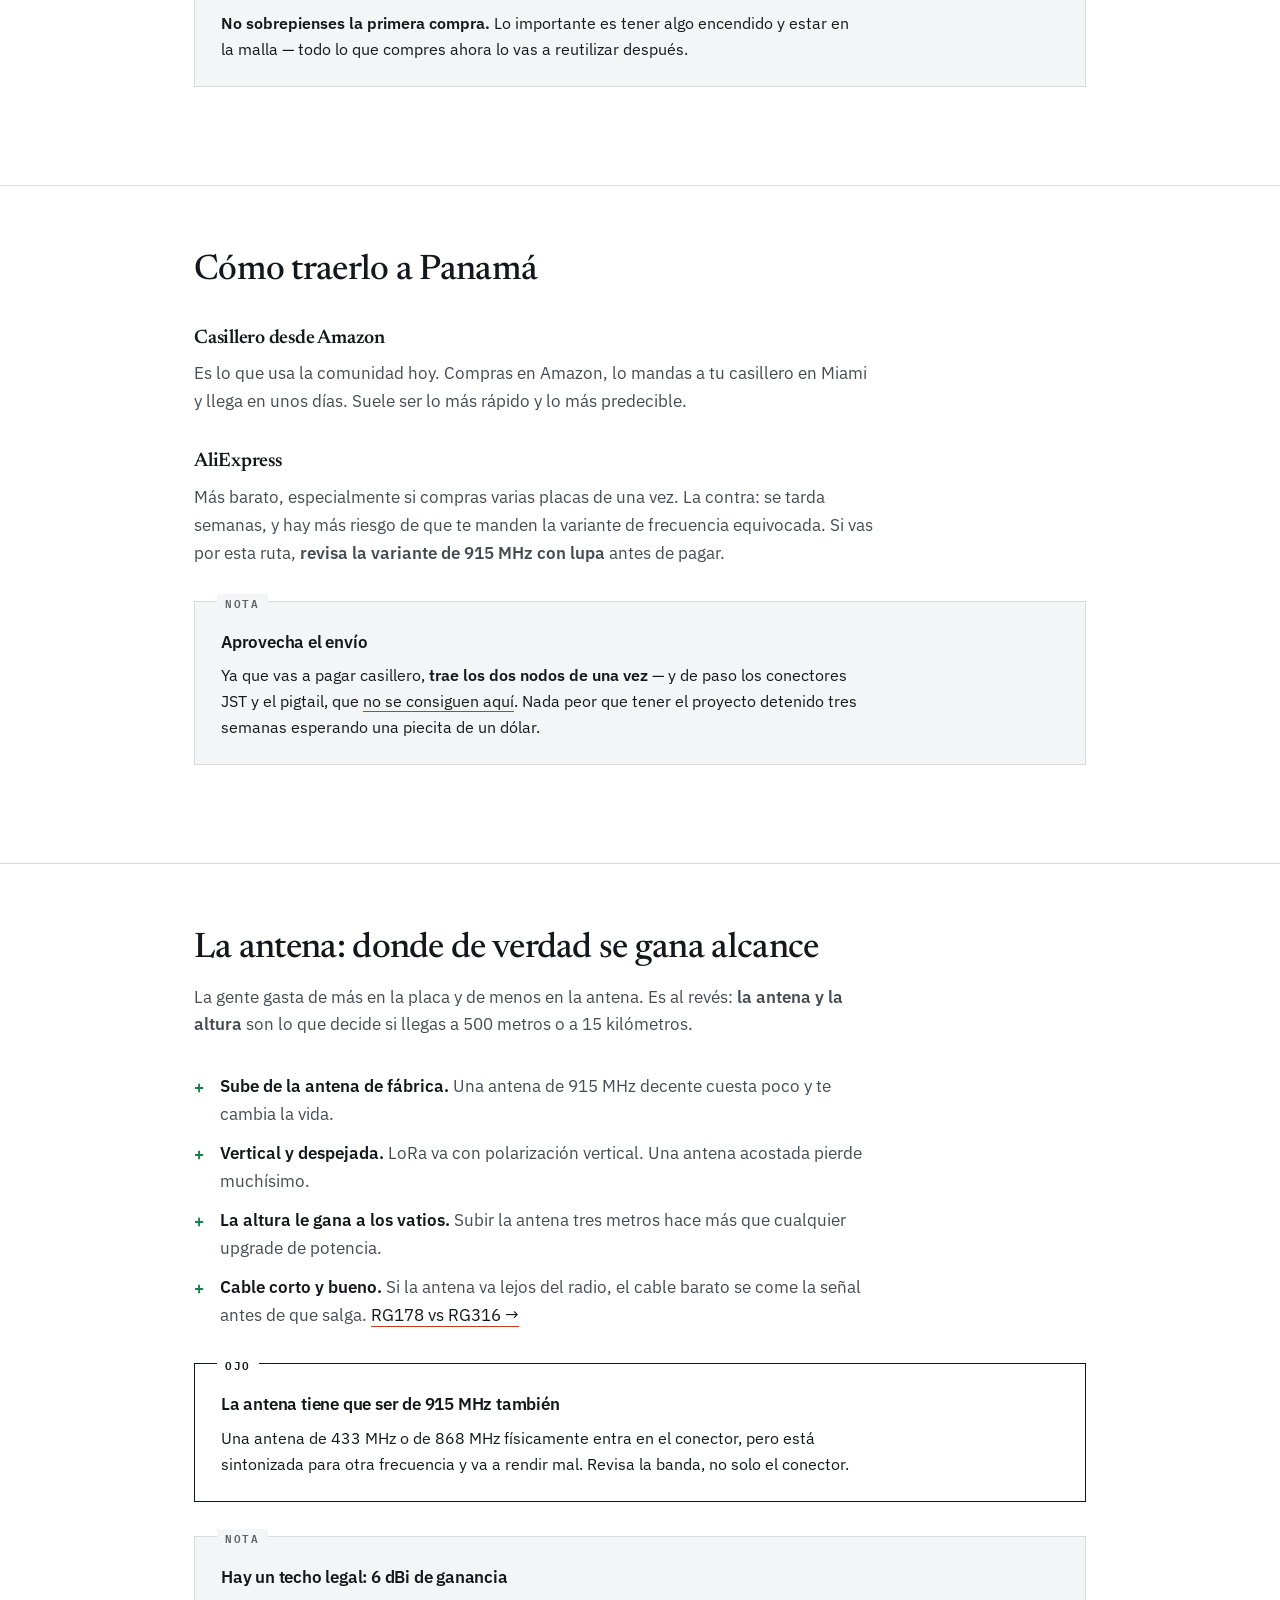
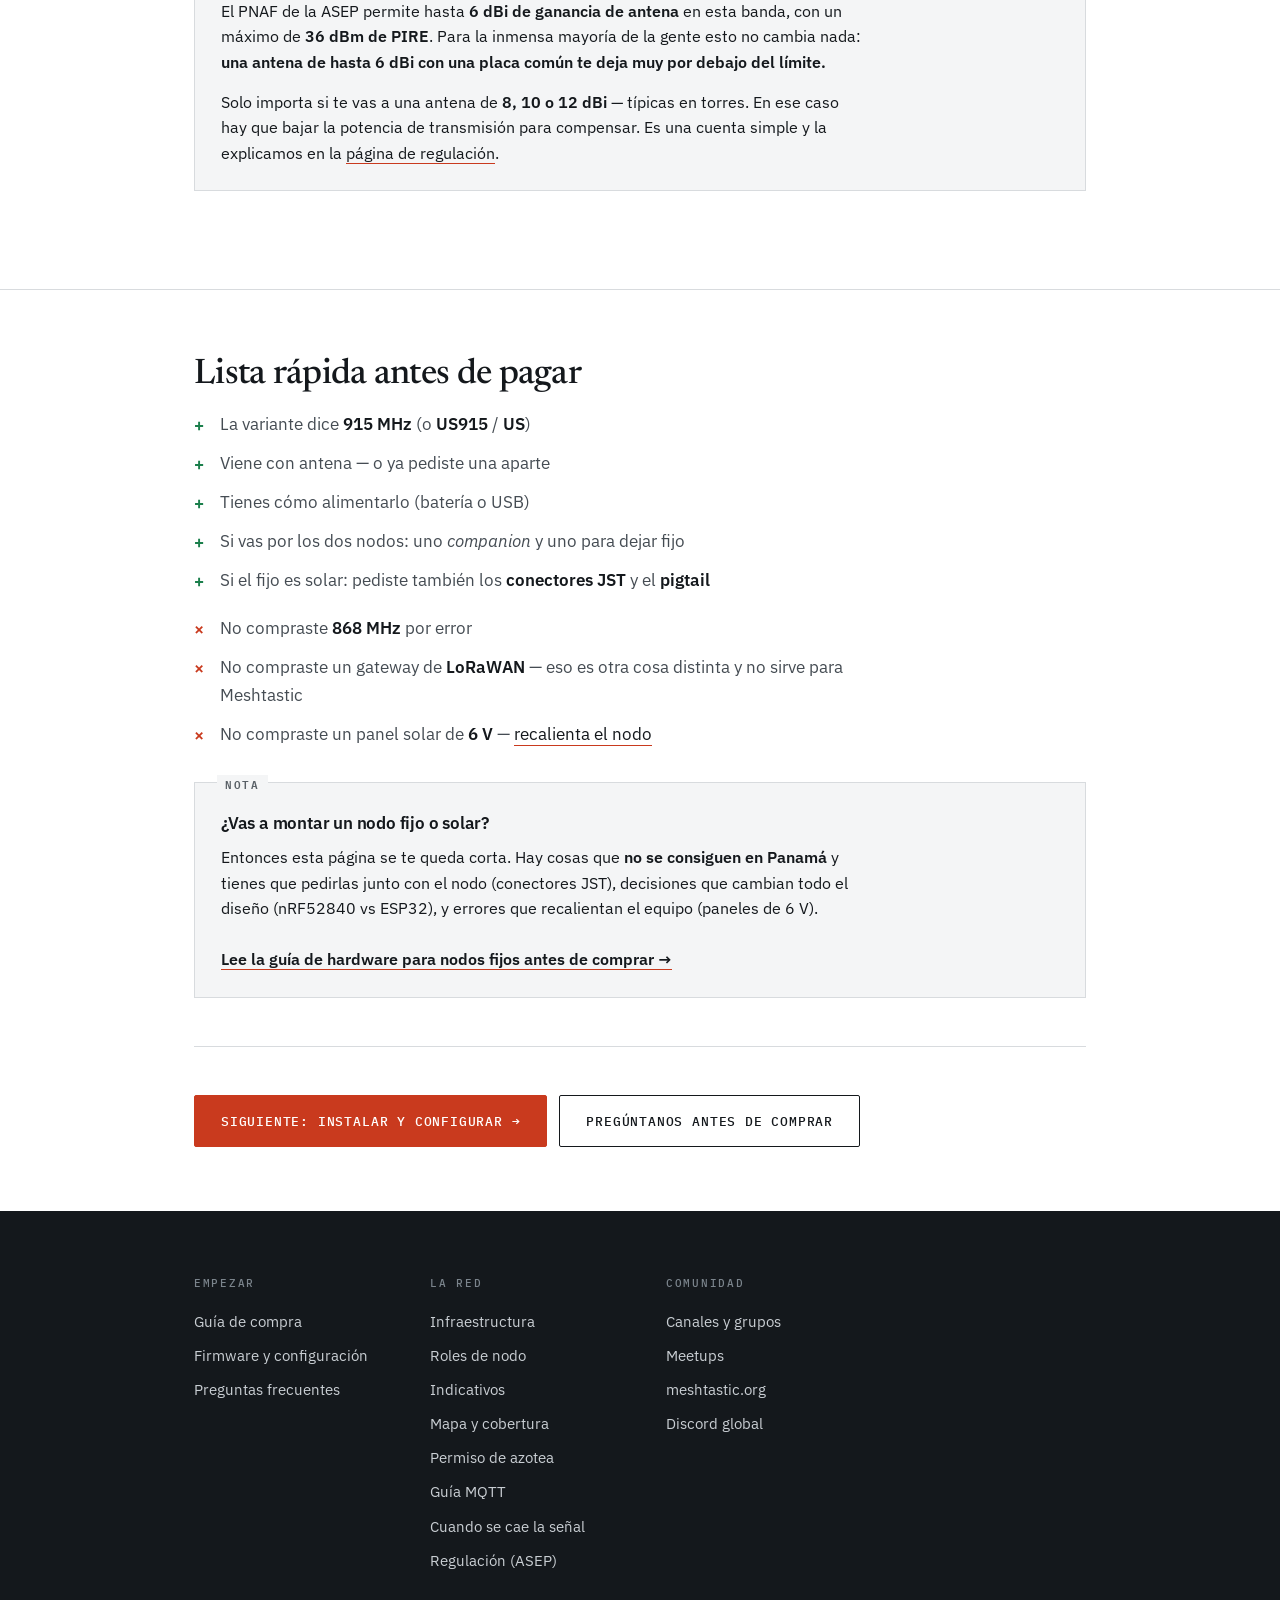
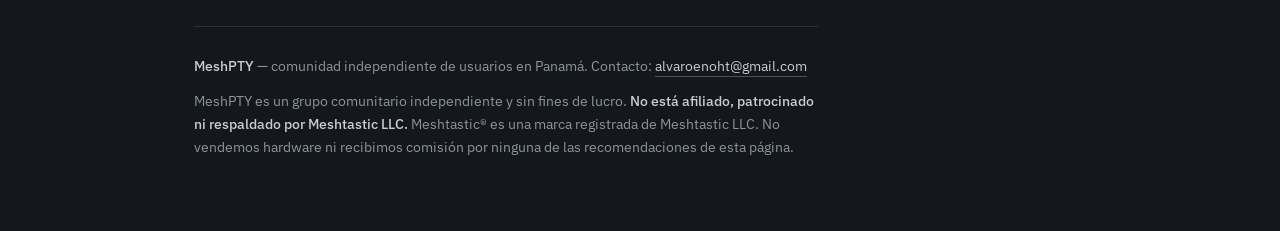
<file: comprar.html>
<!DOCTYPE html>
<html lang="es">
<head>
<meta charset="utf-8">
<meta name="viewport" content="width=device-width, initial-scale=1">
<title>Guía de compra — MeshPTY</title>
<meta name="description" content="Qué nodo Meshtastic comprar en Panamá, cuánto cuesta, cómo traerlo por casillero y qué NO comprar. Guía práctica de MeshPTY.">
<link rel="stylesheet" href="styles.css">
<link rel="icon" href="favicon.svg" type="image/svg+xml">
<meta name="theme-color" content="#14181c">
<meta property="og:type" content="website">
<meta property="og:site_name" content="MeshPTY">
<meta property="og:title" content="Guía de compra — MeshPTY">
<meta property="og:description" content="Qué nodo Meshtastic comprar en Panamá, cuánto cuesta, cómo traerlo por casillero y qué NO comprar. Guía práctica de MeshPTY.">
<meta property="og:image" content="https://meshpty.github.io/og.png">
<meta property="og:image:width" content="1200">
<meta property="og:image:height" content="630">
<meta name="twitter:card" content="summary_large_image">
</head>
<body>
<a class="skip" href="#main">Saltar al contenido</a>

<nav>
  <div class="wrap-wide">
    <a class="brand" href="index.html"><span class="dot"></span>Mesh<b>PTY</b></a>
    <div class="links">
      <div class="menu on">
        <button class="mtrigger" type="button">Empezar</button>
        <div class="drop">
          <a href="comprar.html" aria-current="page">Guía de compra</a>
          <a href="instalar.html">Firmware y configuración</a>
        </div>
      </div>
      <div class="menu">
        <button class="mtrigger" type="button">La red</button>
        <div class="drop">
          <a href="nodos-fijos.html">Infraestructura</a>
          <a href="roles.html">Roles de nodo</a>
          <a href="indicativos.html">Indicativos</a>
          <a href="mapa.html">Mapa y cobertura</a>
          <a href="carta-azotea.html">Permiso de azotea</a>
          <a href="mqtt.html">MQTT</a>
        </div>
      </div>
      <div class="menu">
        <button class="mtrigger" type="button">Comunidad</button>
        <div class="drop">
          <a href="comunidad.html">Canales y grupos</a>
          <a href="meetups.html">Meetups</a>
        </div>
      </div>
      <div class="menu">
        <button class="mtrigger" type="button">Ayuda</button>
        <div class="drop">
          <a href="faq.html">Preguntas frecuentes</a>
          <a href="sin-senal.html">Cuando se cae la señal</a>
          <a href="legal.html">Regulación (ASEP)</a>
        </div>
      </div>
    </div>
  </div>
</nav>

<main id="main">

<div class="phead">
  <div class="wrap">
    <span class="eyebrow">Guía · paso 1 de 3</span>
    <h1>Guía de compra</h1>
    <p>
      Qué comprar exactamente, cuánto cuesta, cómo traerlo a Panamá — y sobre todo, qué
      <em>no</em> comprar.
    </p>
  </div>
</div>

<section>
  <div class="wrap">

    <div class="box stop">
      <h3>Antes que nada: 915 MHz. No 868.</h3>
      <p class="mb0">
        Casi todas las placas LoRa se venden en dos versiones según la frecuencia. En Panamá usamos la
        banda de <strong>915 MHz</strong> (región <code>US</code>). Si compras la versión de
        <strong>868 MHz</strong> — la europea, que muchas veces aparece primero en el listado o sale más
        barata — <strong>no vas a poder hablar con nadie de la malla panameña</strong>, y no es algo que
        se arregle por software. Es hardware distinto.
        <br><br>
        Este es, por mucho, el error más común de quien empieza. Revisa la variante <em>dos veces</em>
        antes de darle a comprar.
      </p>
    </div>

    <div class="box ok">
      <h3>Nuestra recomendación: empieza con DOS nodos</h3>
      <p>
        Suena a que te queremos vender más. No es eso — es que <strong>con un solo nodo la experiencia es
        mala</strong>, y con dos empieza a tener sentido de verdad. La configuración ideal para alguien que
        empieza es esta:
      </p>
      <div class="grid g2" style="margin:18px 0">
        <div class="card">
          <h3>Un nodo <em>companion</em></h3>
          <p class="mb0">
            El que anda contigo: en el bolsillo, en la mochila, en el carro. Emparejado a tu celular por
            Bluetooth. Es con el que escribes y con el que te diviertes.
          </p>
        </div>
        <div class="card">
          <h3>Un nodo fijo</h3>
          <p class="mb0">
            El que se queda en tu casa — ojalá lo más alto posible: balcón, azotea, ventana con vista. Ese
            es el que <strong>ayuda a la malla</strong> y el que te deja alcanzarla desde lejos.
          </p>
        </div>
      </div>
      <p class="mb0">
        <strong>Por qué funciona tan bien:</strong> tu nodo fijo te sirve de puente. Cuando andas por ahí
        con el companion, alcanzas tu propio nodo de casa, y desde ahí entras a la malla. Y de paso, tu
        nodo fijo ayuda a todos los vecinos que están encerrados en un primer piso.
        <a href="nodos-fijos.html">Cómo montar el fijo →</a>
      </p>
    </div>

    <h2>Qué es un nodo, en partes</h2>
    <p class="sub">Tres cosas. Muchos kits ya vienen con las tres.</p>

    <div class="tbl-wrap">
      <table class="tbl">
        <thead>
          <tr><th scope="col">Pieza</th><th scope="col">Para qué</th><th scope="col">Nota</th></tr>
        </thead>
        <tbody>
          <tr>
            <td><strong>Placa LoRa</strong></td>
            <td>El radio y el cerebro. Es lo que flasheas con Meshtastic.</td>
            <td>Versión <strong>915 MHz</strong>, siempre.</td>
          </tr>
          <tr>
            <td><strong>Antena</strong></td>
            <td>Determina tu alcance más que cualquier otra cosa.</td>
            <td>La que viene en la caja es mediocre. Mejorarla es el upgrade más barato que existe.</td>
          </tr>
          <tr>
            <td><strong>Batería</strong></td>
            <td>Para que no viva enchufado.</td>
            <td>Li-ion 18650, o una LiPo con conector JST según la placa.</td>
          </tr>
        </tbody>
      </table>
    </div>

    <div class="box warn">
      <h3>Nunca enciendas la placa sin antena</h3>
      <p class="mb0">
        Transmitir sin antena conectada puede dañar el módulo de radio de forma permanente. Conecta la
        antena <em>antes</em> de darle corriente. Siempre.
      </p>
    </div>
  </div>
</section>

<section>
  <div class="wrap">
    <h2>Qué comprar</h2>
    <p class="sub">
      Dos caminos: <strong>placas para armar</strong> (más baratas, más flexibles) o <strong>equipos listos
      para usar</strong> (más caros, funcionan el día uno). Los dos son válidos — depende de si te gusta
      cacharrear o solo quieres estar en la malla.
    </p>

    <h3>Placas para armar</h3>
    <div class="grid g3">
      <div class="card">
        <h3>Heltec V3 / V4</h3>
        <p><strong>La opción clásica para empezar.</strong></p>
        <p>
          Barata, compacta, con pantallita OLED, muy bien soportada. No trae GPS — pero tu celular le
          presta el suyo por Bluetooth, que para la mayoría basta. El <strong>V4</strong> es la versión más
          reciente; el <strong>V3</strong> sigue siendo válido y tiene más guías escritas.
        </p>
        <p class="small"><strong>~US$25 – 35</strong> · Pide la variante <strong>915 MHz</strong></p>
      </div>

      <div class="card">
        <h3>LilyGO T-Supreme</h3>
        <p><strong>Si quieres GPS propio y más músculo.</strong></p>
        <p>
          El hermano mayor del T-Beam: GPS integrado, portapilas 18650, mejor construido. Es el que quieres
          si tu nodo se va a mover de verdad — senderismo, carro, bote.
        </p>
        <p class="small"><strong>~US$45 – 65</strong> · Pide la variante <strong>915 MHz</strong></p>
      </div>

      <div class="card">
        <h3>RAK WisBlock</h3>
        <p><strong>Para el nodo fijo y solar.</strong></p>
        <p>
          Procesador <strong>nRF52840</strong>: consumo bajísimo. Modular, pensado para quedarse meses en un
          techo sin que nadie lo toque. <a href="nodos-fijos.html#hardware">Más sobre esto →</a>
        </p>
        <p class="small"><strong>~US$40 – 60</strong> · Pide la variante <strong>915 MHz</strong></p>
      </div>
    </div>

    <h3 style="margin-top:36px">Listos para usar — sin armar nada</h3>
    <div class="grid g3">
      <div class="card soft">
        <h3>SenseCAP Card Tracker</h3>
        <p><strong>El mejor companion, sin discusión.</strong></p>
        <p>
          Del tamaño de una tarjeta, con GPS, batería y antena adentro. Lo enciendes y ya está. Consumo
          bajísimo. Lo echas en la mochila y te olvidas de él.
        </p>
        <p class="mb0 small"><strong>Ideal como tu nodo personal.</strong></p>
      </div>

      <div class="card soft">
        <h3>M5Stack Cardputer ADV + hat LoRa</h3>
        <p><strong>El divertido — y funcional de verdad.</strong></p>
        <p>
          Trae <strong>teclado y pantalla propios</strong>: puedes escribir mensajes <em>sin celular</em>.
          Es la respuesta a "¿y si no tengo el teléfono a mano?". Con su hat de LoRa corre Meshtastic.
        </p>
        <p class="mb0 small">Ojo: hay que pedir el hat de LoRa aparte.</p>
      </div>

      <div class="card soft">
        <h3>Nodos solares SenseCAP</h3>
        <p><strong>El nodo fijo, resuelto.</strong></p>
        <p>
          Caja, panel, batería y radio, todo integrado y probado. <strong>Ya hay varios funcionando en
          Panamá.</strong> Más caro, pero lo subes al techo y funciona.
        </p>
        <p class="mb0 small">Sin pelearte con cajas ni conectores.</p>
      </div>
    </div>

    <div class="box info">
      <h3>Dos combinaciones que funcionan</h3>
      <p>Siguiendo la recomendación de los dos nodos (companion + fijo):</p>
      <ul class="plain">
        <li>
          <strong>Ruta económica y cacharreable:</strong> un <strong>Heltec V3/V4</strong> como companion +
          un <strong>RAK WisBlock</strong> como nodo fijo solar.
        </li>
        <li>
          <strong>Ruta sin dolores de cabeza:</strong> un <strong>SenseCAP Card Tracker</strong> como
          companion + un <strong>nodo solar SenseCAP</strong> como fijo. Más caro, cero fricción.
        </li>
      </ul>
      <p class="mb0">
        <strong>No sobrepienses la primera compra.</strong> Lo importante es tener algo encendido y estar en
        la malla — todo lo que compres ahora lo vas a reutilizar después.
      </p>
    </div>
  </div>
</section>

<section>
  <div class="wrap">
    <h2>Cómo traerlo a Panamá</h2>

    <h3>Casillero desde Amazon</h3>
    <p class="muted">
      Es lo que usa la comunidad hoy. Compras en Amazon, lo mandas a tu casillero en Miami y llega en unos
      días. Suele ser lo más rápido y lo más predecible.
    </p>

    <h3>AliExpress</h3>
    <p class="muted">
      Más barato, especialmente si compras varias placas de una vez. La contra: se tarda semanas, y hay más
      riesgo de que te manden la variante de frecuencia equivocada. Si vas por esta ruta,
      <strong>revisa la variante de 915 MHz con lupa</strong> antes de pagar.
    </p>

    <div class="box info">
      <h3>Aprovecha el envío</h3>
      <p class="mb0">
        Ya que vas a pagar casillero, <strong>trae los dos nodos de una vez</strong> — y de paso los
        conectores JST y el pigtail, que <a href="nodos-fijos.html#hardware">no se consiguen aquí</a>. Nada
        peor que tener el proyecto detenido tres semanas esperando una piecita de un dólar.
      </p>
    </div>
  </div>
</section>

<section>
  <div class="wrap">
    <h2>La antena: donde de verdad se gana alcance</h2>
    <p class="sub">
      La gente gasta de más en la placa y de menos en la antena. Es al revés: <strong>la antena y la
      altura</strong> son lo que decide si llegas a 500 metros o a 15 kilómetros.
    </p>

    <ul class="check">
      <li><strong>Sube de la antena de fábrica.</strong> Una antena de 915 MHz decente cuesta poco y te cambia la vida.</li>
      <li><strong>Vertical y despejada.</strong> LoRa va con polarización vertical. Una antena acostada pierde muchísimo.</li>
      <li><strong>La altura le gana a los vatios.</strong> Subir la antena tres metros hace más que cualquier upgrade de potencia.</li>
      <li><strong>Cable corto y bueno.</strong> Si la antena va lejos del radio, el cable barato se come la señal antes de que salga. <a href="nodos-fijos.html">RG178 vs RG316 →</a></li>
    </ul>

    <div class="box warn">
      <h3>La antena tiene que ser de 915 MHz también</h3>
      <p class="mb0">
        Una antena de 433 MHz o de 868 MHz físicamente entra en el conector, pero está sintonizada para otra
        frecuencia y va a rendir mal. Revisa la banda, no solo el conector.
      </p>
    </div>

    <div class="box info">
      <h3>Hay un techo legal: 6 dBi de ganancia</h3>
      <p>
        El PNAF de la ASEP permite hasta <strong>6 dBi de ganancia de antena</strong> en esta banda, con un
        máximo de <strong>36 dBm de PIRE</strong>. Para la inmensa mayoría de la gente esto no cambia nada:
        <strong>una antena de hasta 6 dBi con una placa común te deja muy por debajo del límite.</strong>
      </p>
      <p class="mb0">
        Solo importa si te vas a una antena de <strong>8, 10 o 12 dBi</strong> — típicas en torres. En ese
        caso hay que bajar la potencia de transmisión para compensar. Es una cuenta simple y la explicamos en
        la <a href="legal.html">página de regulación</a>.
      </p>
    </div>
  </div>
</section>

<section>
  <div class="wrap">
    <h2>Lista rápida antes de pagar</h2>
    <ul class="check">
      <li>La variante dice <strong>915 MHz</strong> (o <strong>US915</strong> / <strong>US</strong>)</li>
      <li>Viene con antena — o ya pediste una aparte</li>
      <li>Tienes cómo alimentarlo (batería o USB)</li>
      <li>Si vas por los dos nodos: uno <em>companion</em> y uno para dejar fijo</li>
      <li>Si el fijo es solar: pediste también los <strong>conectores JST</strong> y el <strong>pigtail</strong></li>
    </ul>

    <ul class="cross">
      <li>No compraste <strong>868 MHz</strong> por error</li>
      <li>No compraste un gateway de <strong>LoRaWAN</strong> — eso es otra cosa distinta y no sirve para Meshtastic</li>
      <li>No compraste un panel solar de <strong>6 V</strong> — <a href="nodos-fijos.html#hardware">recalienta el nodo</a></li>
    </ul>

    <div class="box info">
      <h3>¿Vas a montar un nodo fijo o solar?</h3>
      <p class="mb0">
        Entonces esta página se te queda corta. Hay cosas que <strong>no se consiguen en Panamá</strong> y
        tienes que pedirlas junto con el nodo (conectores JST), decisiones que cambian todo el diseño
        (nRF52840 vs ESP32), y errores que recalientan el equipo (paneles de 6 V).
        <br><br>
        <strong><a href="nodos-fijos.html#hardware">Lee la guía de hardware para nodos fijos antes de comprar →</a></strong>
      </p>
    </div>

    <hr class="rule">

    <div class="cta">
      <a class="btn primary" href="instalar.html">Siguiente: instalar y configurar →</a>
      <a class="btn" href="comunidad.html">Pregúntanos antes de comprar</a>
    </div>
  </div>
</section>

</main>

<footer>
  <div class="wrap">
    <div class="cols">
      <div class="col">
        <h4>Empezar</h4>
        <a href="comprar.html">Guía de compra</a>
        <a href="instalar.html">Firmware y configuración</a>
        <a href="faq.html">Preguntas frecuentes</a>
      </div>
      <div class="col">
        <h4>La red</h4>
        <a href="nodos-fijos.html">Infraestructura</a>
        <a href="roles.html">Roles de nodo</a>
        <a href="indicativos.html">Indicativos</a>
        <a href="mapa.html">Mapa y cobertura</a>
        <a href="carta-azotea.html">Permiso de azotea</a>
        <a href="mqtt.html">Guía MQTT</a>
        <a href="sin-senal.html">Cuando se cae la señal</a>
        <a href="legal.html">Regulación (ASEP)</a>
      </div>
      <div class="col">
        <h4>Comunidad</h4>
        <a href="comunidad.html">Canales y grupos</a>
        <a href="meetups.html">Meetups</a>
        <a href="https://meshtastic.org" target="_blank" rel="noopener">meshtastic.org</a>
        <a href="https://discord.com/invite/ktMAKGBnBs" target="_blank" rel="noopener">Discord global</a>
      </div>
    </div>

    <div class="fine">
      <p>
        <strong>MeshPTY</strong> — comunidad independiente de usuarios en Panamá.
        Contacto: <a href="mailto:alvaroenoht@gmail.com">alvaroenoht@gmail.com</a>
      </p>
      <p>
        MeshPTY es un grupo comunitario independiente y sin fines de lucro. <strong>No está afiliado,
        patrocinado ni respaldado por Meshtastic LLC.</strong> Meshtastic® es una marca registrada de
        Meshtastic LLC. No vendemos hardware ni recibimos comisión por ninguna de las recomendaciones de
        esta página.
      </p>
    </div>
  </div>
</footer>

</body>
</html>
</file>
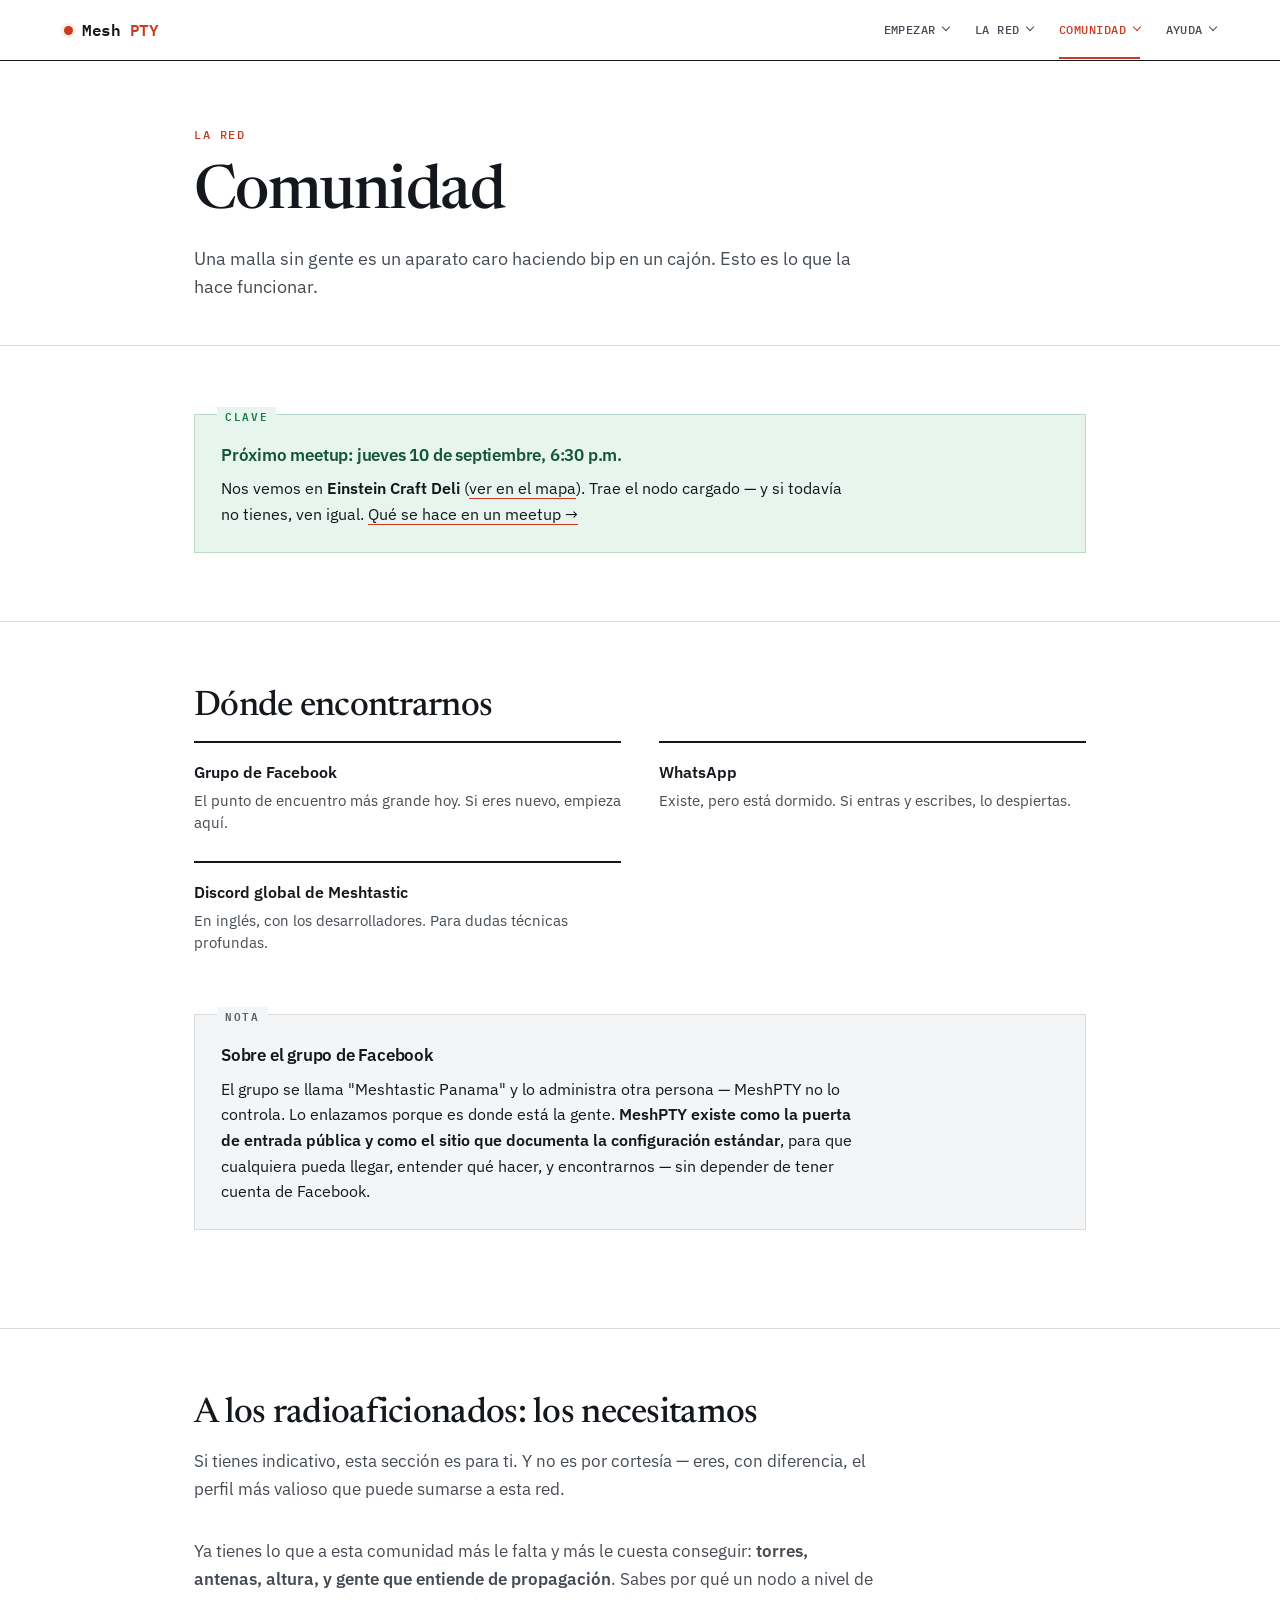
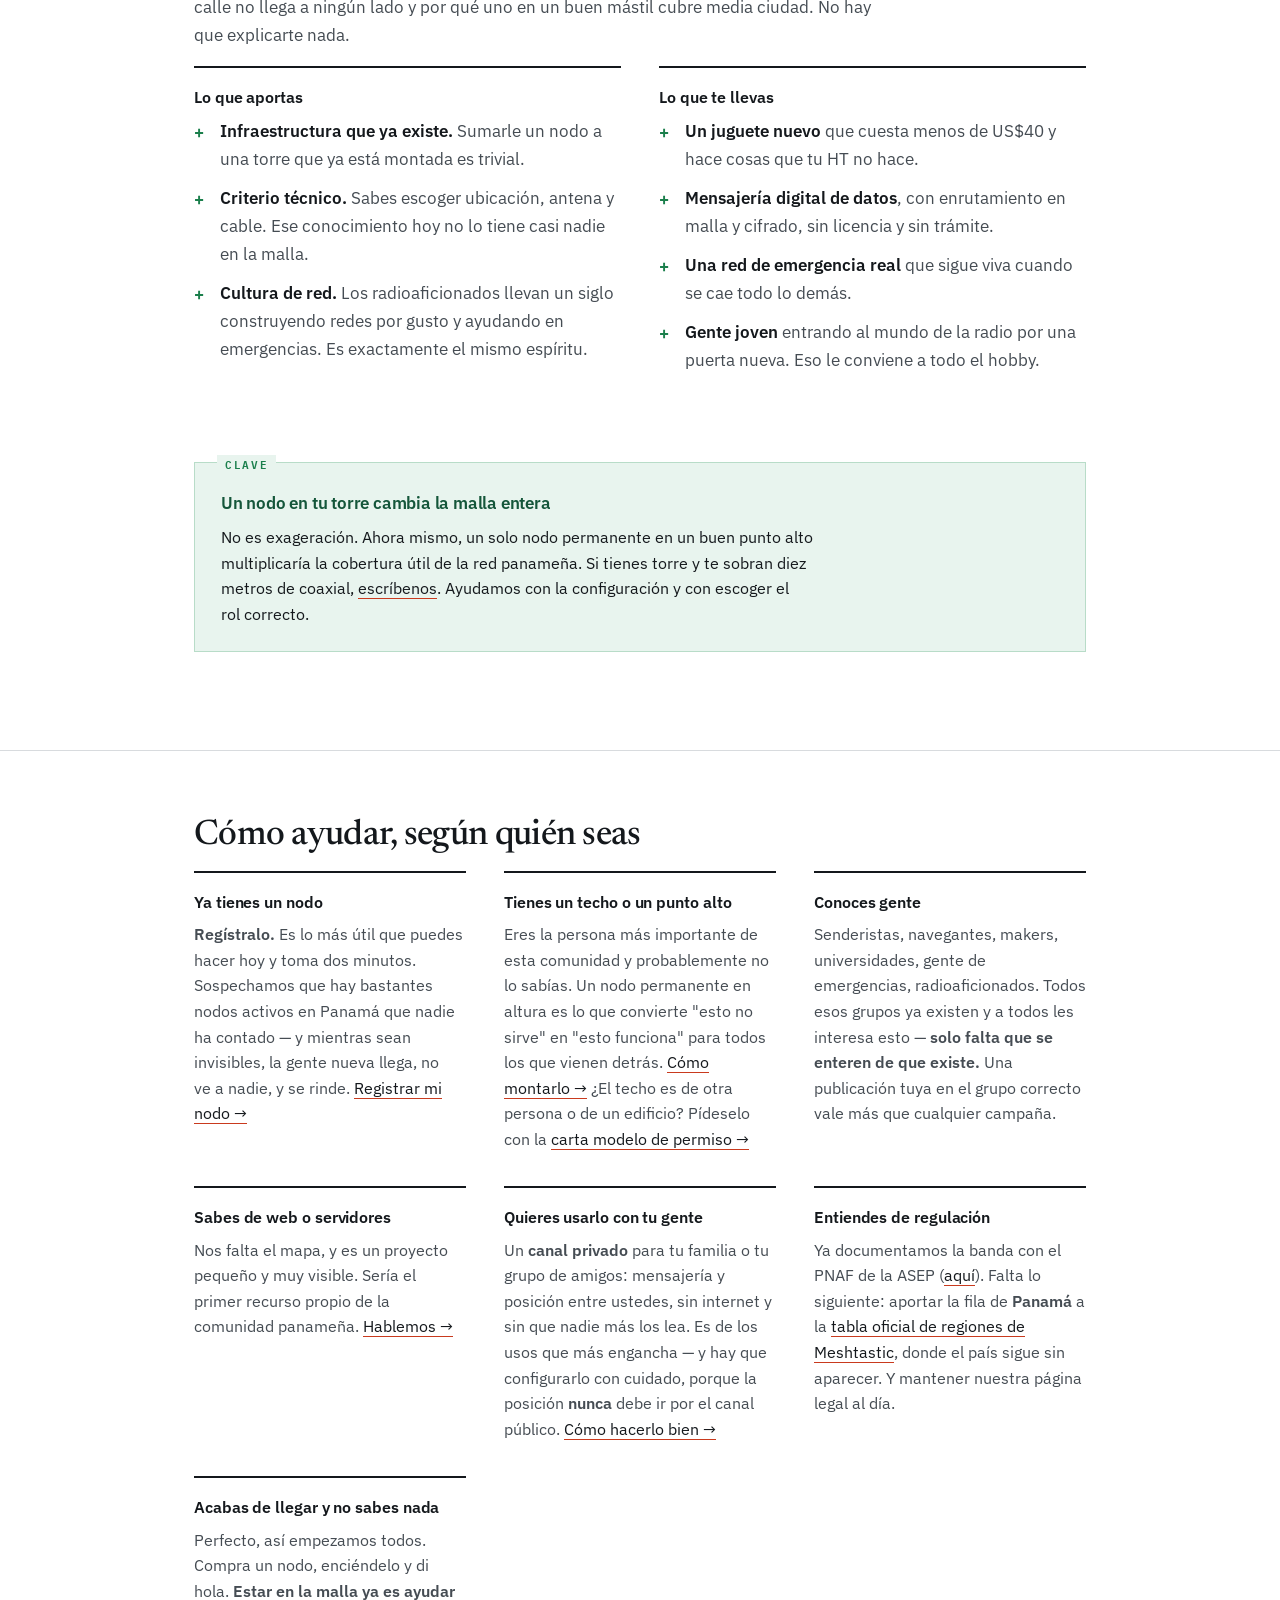
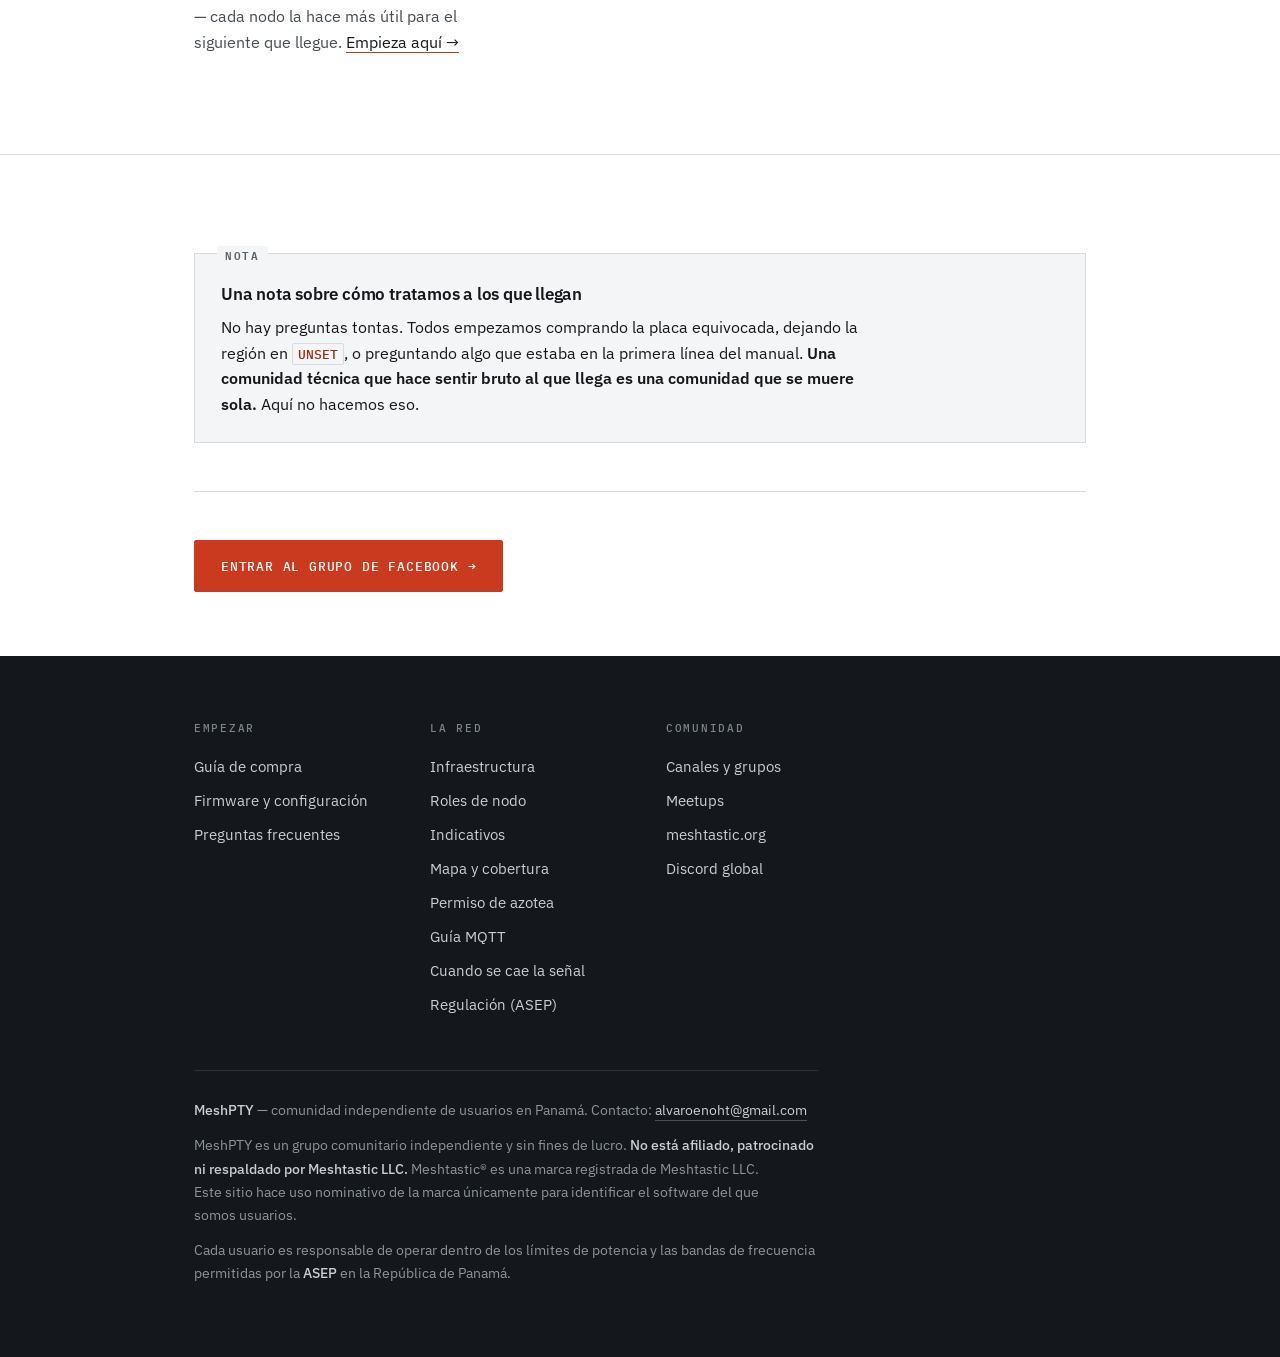
<file: comunidad.html>
<!DOCTYPE html>
<html lang="es">
<head>
<meta charset="utf-8">
<meta name="viewport" content="width=device-width, initial-scale=1">
<title>Comunidad — MeshPTY</title>
<meta name="description" content="Únete a la comunidad Meshtastic de Panamá: grupo de Facebook, contacto directo, y cómo ayudar a que la malla crezca.">
<link rel="stylesheet" href="styles.css">
<link rel="icon" href="favicon.svg" type="image/svg+xml">
<meta name="theme-color" content="#14181c">
<meta property="og:type" content="website">
<meta property="og:site_name" content="MeshPTY">
<meta property="og:title" content="Comunidad — MeshPTY">
<meta property="og:description" content="Únete a la comunidad Meshtastic de Panamá: grupo de Facebook, contacto directo, y cómo ayudar a que la malla crezca.">
<meta property="og:image" content="https://meshpty.github.io/og.png">
<meta property="og:image:width" content="1200">
<meta property="og:image:height" content="630">
<meta name="twitter:card" content="summary_large_image">
</head>
<body>
<a class="skip" href="#main">Saltar al contenido</a>

<nav>
  <div class="wrap-wide">
    <a class="brand" href="index.html"><span class="dot"></span>Mesh<b>PTY</b></a>
    <div class="links">
      <div class="menu">
        <button class="mtrigger" type="button">Empezar</button>
        <div class="drop">
          <a href="comprar.html">Guía de compra</a>
          <a href="instalar.html">Firmware y configuración</a>
        </div>
      </div>
      <div class="menu">
        <button class="mtrigger" type="button">La red</button>
        <div class="drop">
          <a href="nodos-fijos.html">Infraestructura</a>
          <a href="roles.html">Roles de nodo</a>
          <a href="indicativos.html">Indicativos</a>
          <a href="mapa.html">Mapa y cobertura</a>
          <a href="carta-azotea.html">Permiso de azotea</a>
          <a href="mqtt.html">MQTT</a>
        </div>
      </div>
      <div class="menu on">
        <button class="mtrigger" type="button">Comunidad</button>
        <div class="drop">
          <a href="comunidad.html" aria-current="page">Canales y grupos</a>
          <a href="meetups.html">Meetups</a>
        </div>
      </div>
      <div class="menu">
        <button class="mtrigger" type="button">Ayuda</button>
        <div class="drop">
          <a href="faq.html">Preguntas frecuentes</a>
          <a href="sin-senal.html">Cuando se cae la señal</a>
          <a href="legal.html">Regulación (ASEP)</a>
        </div>
      </div>
    </div>
  </div>
</nav>

<main id="main">

<div class="phead">
  <div class="wrap">
    <span class="eyebrow">La red</span>
    <h1>Comunidad</h1>
    <p>
      Una malla sin gente es un aparato caro haciendo bip en un cajón. Esto es lo que la hace
      funcionar.
    </p>
  </div>
</div>

<section class="aviso-meetup" style="padding:34px 0">
  <div class="wrap">
    <div class="box ok">
      <h3>Próximo meetup: jueves 10 de septiembre, 6:30 p.m.</h3>
      <p class="mb0">
        Nos vemos en <strong>Einstein Craft Deli</strong>
        (<a href="https://maps.app.goo.gl/ZBzfqJzUJUceXifKA" target="_blank" rel="noopener">ver en el mapa</a>).
        Trae el nodo cargado — y si todavía no tienes, ven igual.
        <a href="meetups.html">Qué se hace en un meetup →</a>
      </p>
    </div>
  </div>
</section>

<section>
  <div class="wrap">
    <h2 class="mt0">Dónde encontrarnos</h2>

    <div class="chans">
      <a class="chan" href="https://www.facebook.com/groups/4256086874610786" target="_blank" rel="noopener">
        <span>
          <span class="t">Grupo de Facebook</span>
          <span class="d">El punto de encuentro más grande hoy. Si eres nuevo, empieza aquí.</span>
        </span>
      </a>

      <a class="chan" href="https://chat.whatsapp.com/BzUmXz6WWDqHfjFN73bdz8" target="_blank" rel="noopener">
        <span>
          <span class="t">WhatsApp</span>
          <span class="d">Existe, pero está dormido. Si entras y escribes, lo despiertas.</span>
        </span>
      </a>

      <a class="chan" href="https://discord.com/invite/ktMAKGBnBs" target="_blank" rel="noopener">
        <span>
          <span class="t">Discord global de Meshtastic</span>
          <span class="d">En inglés, con los desarrolladores. Para dudas técnicas profundas.</span>
        </span>
      </a>
    </div>

    <div class="box info">
      <h3>Sobre el grupo de Facebook</h3>
      <p class="mb0">
        El grupo se llama "Meshtastic Panama" y lo administra otra persona — MeshPTY no lo controla.
        Lo enlazamos porque es donde está la gente. <strong>MeshPTY existe como la puerta de entrada
        pública y como el sitio que documenta la configuración estándar</strong>, para que cualquiera
        pueda llegar, entender qué hacer, y encontrarnos — sin depender de tener cuenta de Facebook.
      </p>
    </div>
  </div>
</section>

<section id="radioaficionados">
  <div class="wrap">
    <h2>A los radioaficionados: los necesitamos</h2>
    <p class="sub">
      Si tienes indicativo, esta sección es para ti. Y no es por cortesía — eres, con diferencia, el
      perfil más valioso que puede sumarse a esta red.
    </p>

    <p class="muted">
      Ya tienes lo que a esta comunidad más le falta y más le cuesta conseguir: <strong>torres,
      antenas, altura, y gente que entiende de propagación</strong>. Sabes por qué un nodo a nivel de
      calle no llega a ningún lado y por qué uno en un buen mástil cubre media ciudad. No hay que
      explicarte nada.
    </p>

    <div class="grid g2">
      <div class="card">
        <h3>Lo que aportas</h3>
        <ul class="check mb0">
          <li><strong>Infraestructura que ya existe.</strong> Sumarle un nodo a una torre que ya está montada es trivial.</li>
          <li><strong>Criterio técnico.</strong> Sabes escoger ubicación, antena y cable. Ese conocimiento hoy no lo tiene casi nadie en la malla.</li>
          <li><strong>Cultura de red.</strong> Los radioaficionados llevan un siglo construyendo redes por gusto y ayudando en emergencias. Es exactamente el mismo espíritu.</li>
        </ul>
      </div>
      <div class="card">
        <h3>Lo que te llevas</h3>
        <ul class="check mb0">
          <li><strong>Un juguete nuevo</strong> que cuesta menos de US$40 y hace cosas que tu HT no hace.</li>
          <li><strong>Mensajería digital de datos</strong>, con enrutamiento en malla y cifrado, sin licencia y sin trámite.</li>
          <li><strong>Una red de emergencia real</strong> que sigue viva cuando se cae todo lo demás.</li>
          <li><strong>Gente joven</strong> entrando al mundo de la radio por una puerta nueva. Eso le conviene a todo el hobby.</li>
        </ul>
      </div>
    </div>

    <div class="box ok">
      <h3>Un nodo en tu torre cambia la malla entera</h3>
      <p class="mb0">
        No es exageración. Ahora mismo, un solo nodo permanente en un buen punto alto multiplicaría
        la cobertura útil de la red panameña. Si tienes torre y te sobran diez metros de coaxial,
        <a href="mailto:alvaroenoht@gmail.com?subject=Radioaficionado%20—%20nodo%20en%20torre">escríbenos</a>.
        Ayudamos con la configuración y con escoger el rol correcto.
      </p>
    </div>
  </div>
</section>

<section>
  <div class="wrap">
    <h2>Cómo ayudar, según quién seas</h2>

    <div class="grid g2">
      <div class="card">
        <h3>Ya tienes un nodo</h3>
        <p>
          <strong>Regístralo.</strong> Es lo más útil que puedes hacer hoy y toma dos minutos.
          Sospechamos que hay bastantes nodos activos en Panamá que nadie ha contado — y mientras sean
          invisibles, la gente nueva llega, no ve a nadie, y se rinde.
          <a href="mapa.html">Registrar mi nodo →</a>
        </p>
      </div>

      <div class="card">
        <h3>Tienes un techo o un punto alto</h3>
        <p>
          Eres la persona más importante de esta comunidad y probablemente no lo sabías. Un nodo
          permanente en altura es lo que convierte "esto no sirve" en "esto funciona" para todos los
          que vienen detrás. <a href="nodos-fijos.html">Cómo montarlo →</a>
          ¿El techo es de otra persona o de un edificio? Pídeselo con la
          <a href="carta-azotea.html">carta modelo de permiso →</a>
        </p>
      </div>

      <div class="card">
        <h3>Conoces gente</h3>
        <p>
          Senderistas, navegantes, makers, universidades, gente de emergencias, radioaficionados.
          Todos esos grupos ya existen y a todos les interesa esto — <strong>solo falta que se
          enteren de que existe.</strong> Una publicación tuya en el grupo correcto vale más que
          cualquier campaña.
        </p>
      </div>

      <div class="card">
        <h3>Sabes de web o servidores</h3>
        <p>
          Nos falta el mapa, y es un proyecto pequeño y muy visible. Sería el primer recurso propio de
          la comunidad panameña. <a href="mapa.html">Hablemos →</a>
        </p>
      </div>

      <div class="card">
        <h3>Quieres usarlo con tu gente</h3>
        <p>
          Un <strong>canal privado</strong> para tu familia o tu grupo de amigos: mensajería y posición
          entre ustedes, sin internet y sin que nadie más los lea. Es de los usos que más engancha —
          y hay que configurarlo con cuidado, porque la posición <strong>nunca</strong> debe ir por el
          canal público. <a href="faq.html">Cómo hacerlo bien →</a>
        </p>
      </div>

      <div class="card">
        <h3>Entiendes de regulación</h3>
        <p>
          Ya documentamos la banda con el PNAF de la ASEP (<a href="legal.html">aquí</a>). Falta lo
          siguiente: aportar la fila de <strong>Panamá</strong> a la
          <a href="https://meshtastic.org/docs/configuration/region-by-country/" target="_blank" rel="noopener">tabla oficial de regiones de Meshtastic</a>,
          donde el país sigue sin aparecer. Y mantener nuestra página legal al día.
        </p>
      </div>

      <div class="card">
        <h3>Acabas de llegar y no sabes nada</h3>
        <p>
          Perfecto, así empezamos todos. Compra un nodo, enciéndelo y di hola. <strong>Estar en la
          malla ya es ayudar</strong> — cada nodo la hace más útil para el siguiente que llegue.
          <a href="comprar.html">Empieza aquí →</a>
        </p>
      </div>
    </div>
  </div>
</section>

<section>
  <div class="wrap">
    <div class="box info">
      <h3>Una nota sobre cómo tratamos a los que llegan</h3>
      <p class="mb0">
        No hay preguntas tontas. Todos empezamos comprando la placa equivocada, dejando la región en
        <code>UNSET</code>, o preguntando algo que estaba en la primera línea del manual.
        <strong>Una comunidad técnica que hace sentir bruto al que llega es una comunidad que se muere
        sola.</strong> Aquí no hacemos eso.
      </p>
    </div>

    <hr class="rule">

    <div class="cta">
      <a class="btn primary" href="https://www.facebook.com/groups/4256086874610786" target="_blank" rel="noopener">Entrar al grupo de Facebook →</a>
    </div>
  </div>
</section>

</main>

<footer>
  <div class="wrap">
    <div class="cols">
      <div class="col">
        <h4>Empezar</h4>
        <a href="comprar.html">Guía de compra</a>
        <a href="instalar.html">Firmware y configuración</a>
        <a href="faq.html">Preguntas frecuentes</a>
      </div>
      <div class="col">
        <h4>La red</h4>
        <a href="nodos-fijos.html">Infraestructura</a>
        <a href="roles.html">Roles de nodo</a>
        <a href="indicativos.html">Indicativos</a>
        <a href="mapa.html">Mapa y cobertura</a>
        <a href="carta-azotea.html">Permiso de azotea</a>
        <a href="mqtt.html">Guía MQTT</a>
        <a href="sin-senal.html">Cuando se cae la señal</a>
        <a href="legal.html">Regulación (ASEP)</a>
      </div>
      <div class="col">
        <h4>Comunidad</h4>
        <a href="comunidad.html">Canales y grupos</a>
        <a href="meetups.html">Meetups</a>
        <a href="https://meshtastic.org" target="_blank" rel="noopener">meshtastic.org</a>
        <a href="https://discord.com/invite/ktMAKGBnBs" target="_blank" rel="noopener">Discord global</a>
      </div>
    </div>

    <div class="fine">
      <p>
        <strong>MeshPTY</strong> — comunidad independiente de usuarios en Panamá.
        Contacto: <a href="mailto:alvaroenoht@gmail.com">alvaroenoht@gmail.com</a>
      </p>
      <p>
        MeshPTY es un grupo comunitario independiente y sin fines de lucro. <strong>No está
        afiliado, patrocinado ni respaldado por Meshtastic LLC.</strong> Meshtastic® es una marca
        registrada de Meshtastic LLC. Este sitio hace uso nominativo de la marca únicamente para
        identificar el software del que somos usuarios.
      </p>
      <p>
        Cada usuario es responsable de operar dentro de los límites de potencia y las bandas de
        frecuencia permitidas por la <strong>ASEP</strong> en la República de Panamá.
      </p>
    </div>
  </div>
</footer>

</body>
</html>
</file>
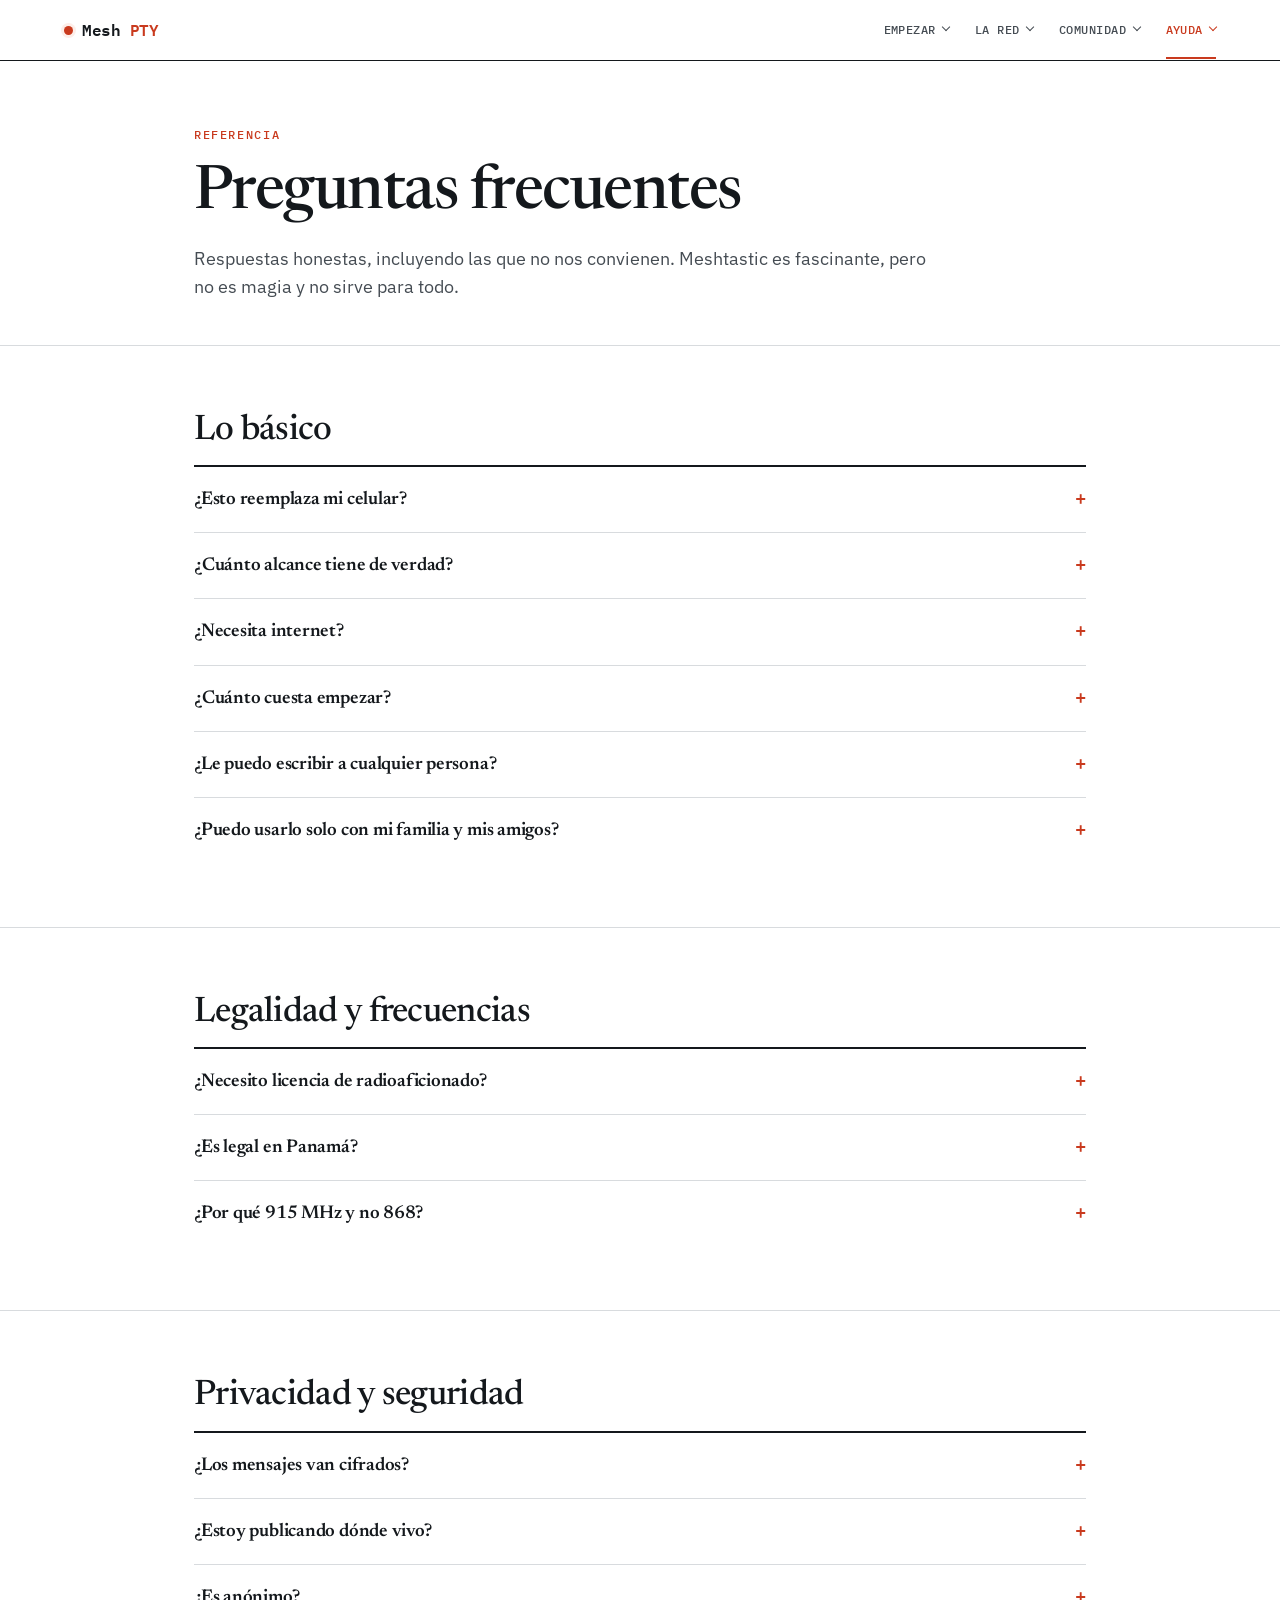
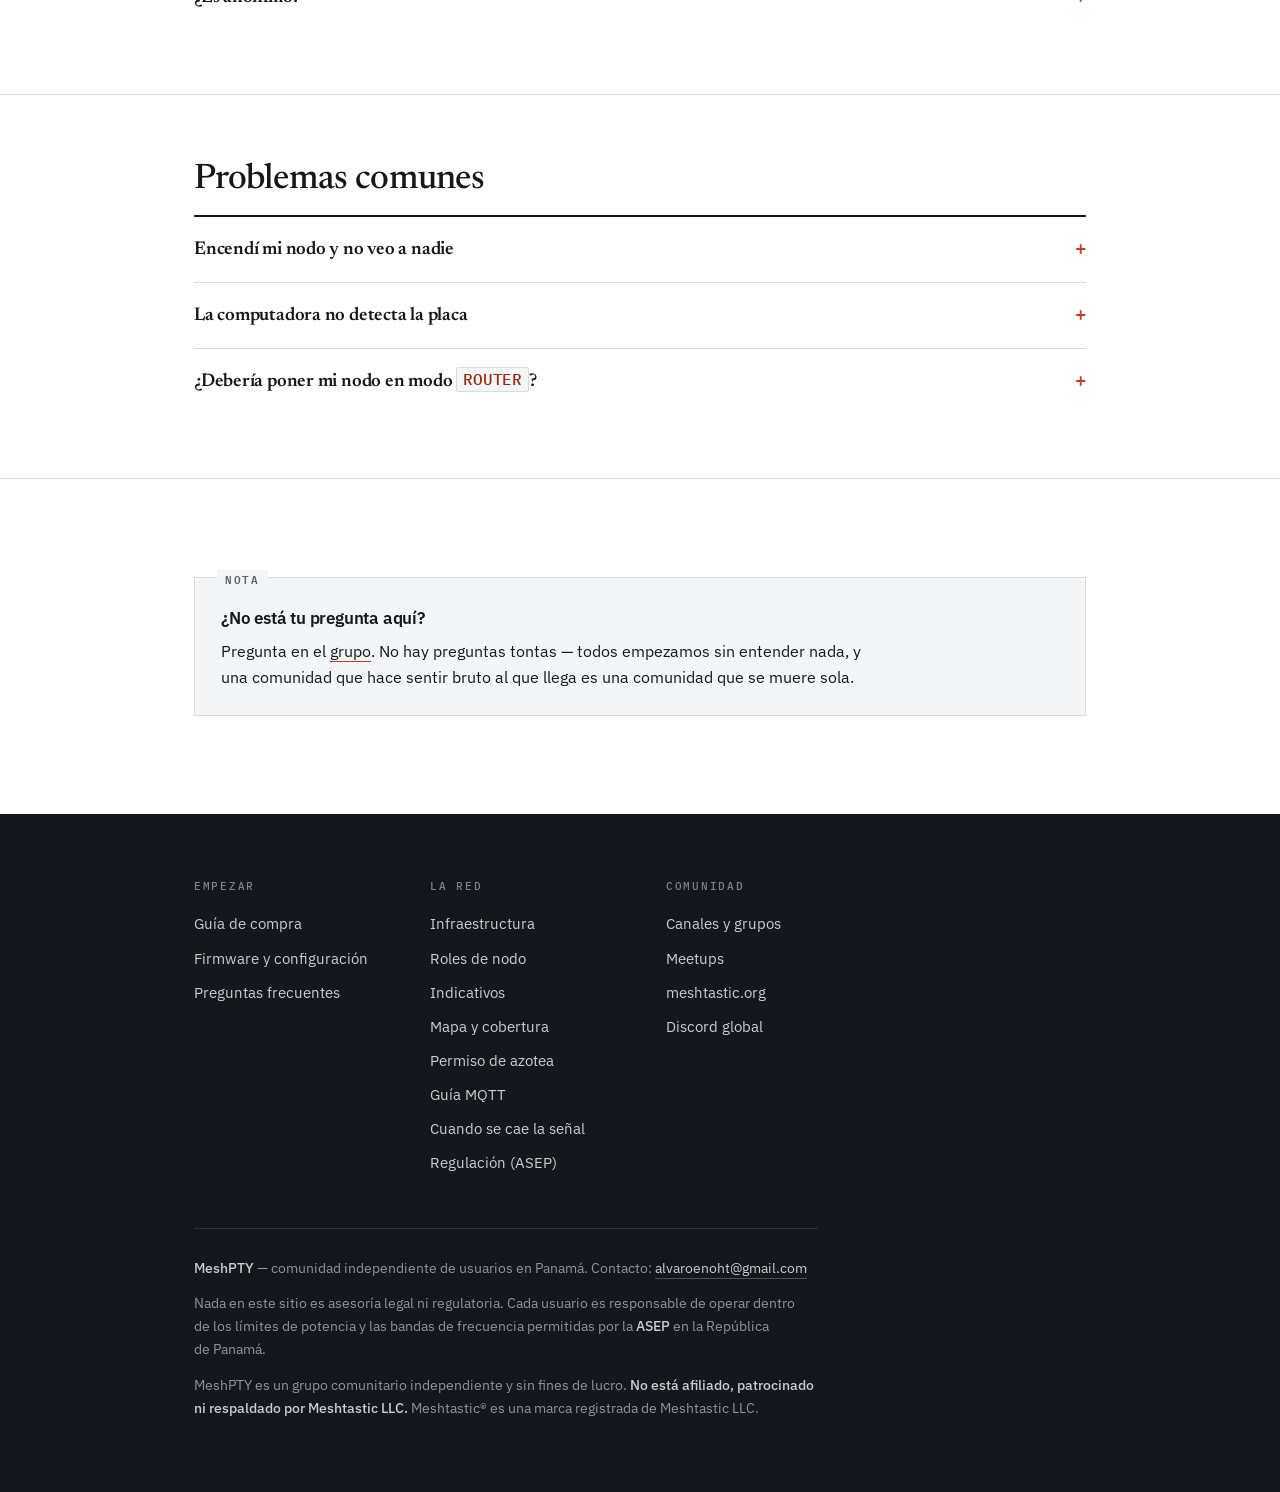
<file: faq.html>
<!DOCTYPE html>
<html lang="es">
<head>
<meta charset="utf-8">
<meta name="viewport" content="width=device-width, initial-scale=1">
<title>Preguntas frecuentes — MeshPTY</title>
<meta name="description" content="¿Es legal en Panamá? ¿Cuánto alcance tiene? ¿Reemplaza el celular? ¿Necesito licencia? Respuestas honestas sobre Meshtastic en Panamá.">
<link rel="stylesheet" href="styles.css">
<link rel="icon" href="favicon.svg" type="image/svg+xml">
<meta name="theme-color" content="#14181c">
<meta property="og:type" content="website">
<meta property="og:site_name" content="MeshPTY">
<meta property="og:title" content="Preguntas frecuentes — MeshPTY">
<meta property="og:description" content="¿Es legal en Panamá? ¿Cuánto alcance tiene? ¿Reemplaza el celular? ¿Necesito licencia? Respuestas honestas sobre Meshtastic en Panamá.">
<meta property="og:image" content="https://meshpty.github.io/og.png">
<meta property="og:image:width" content="1200">
<meta property="og:image:height" content="630">
<meta name="twitter:card" content="summary_large_image">
</head>
<body>
<a class="skip" href="#main">Saltar al contenido</a>

<nav>
  <div class="wrap-wide">
    <a class="brand" href="index.html"><span class="dot"></span>Mesh<b>PTY</b></a>
    <div class="links">
      <div class="menu">
        <button class="mtrigger" type="button">Empezar</button>
        <div class="drop">
          <a href="comprar.html">Guía de compra</a>
          <a href="instalar.html">Firmware y configuración</a>
        </div>
      </div>
      <div class="menu">
        <button class="mtrigger" type="button">La red</button>
        <div class="drop">
          <a href="nodos-fijos.html">Infraestructura</a>
          <a href="roles.html">Roles de nodo</a>
          <a href="indicativos.html">Indicativos</a>
          <a href="mapa.html">Mapa y cobertura</a>
          <a href="carta-azotea.html">Permiso de azotea</a>
          <a href="mqtt.html">MQTT</a>
        </div>
      </div>
      <div class="menu">
        <button class="mtrigger" type="button">Comunidad</button>
        <div class="drop">
          <a href="comunidad.html">Canales y grupos</a>
          <a href="meetups.html">Meetups</a>
        </div>
      </div>
      <div class="menu on">
        <button class="mtrigger" type="button">Ayuda</button>
        <div class="drop">
          <a href="faq.html" aria-current="page">Preguntas frecuentes</a>
          <a href="sin-senal.html">Cuando se cae la señal</a>
          <a href="legal.html">Regulación (ASEP)</a>
        </div>
      </div>
    </div>
  </div>
</nav>

<main id="main">

<div class="phead">
  <div class="wrap">
    <span class="eyebrow">Referencia</span>
    <h1>Preguntas frecuentes</h1>
    <p>
      Respuestas honestas, incluyendo las que no nos convienen. Meshtastic es fascinante, pero no es
      magia y no sirve para todo.
    </p>
  </div>
</div>

<section>
  <div class="wrap">
    <h2 class="mt0">Lo básico</h2>

    <details class="faq">
      <summary>¿Esto reemplaza mi celular?</summary>
      <div class="body">
        <p><strong>Ni de cerca. Ni lo intenta.</strong></p>
        <p>
          Mensajes de texto cortos, despacio, y solo a gente que también tenga un nodo. Sin llamadas, sin
          fotos, sin internet. Sirve <strong>cuando la señal no está</strong>: apagones, red saturada en un
          concierto, zonas sin cobertura, cortes de servicio.
          <a href="sin-senal.html">Los escenarios reales, con casos de Panamá →</a>
        </p>
        <p class="mb0">
          <strong>Y una condición honesta:</strong> vale exactamente lo que valga su densidad. Con pocos
          nodos es un juguete. Con muchos, bien ubicados, es infraestructura.
        </p>
      </div>
    </details>

    <details class="faq">
      <summary>¿Cuánto alcance tiene de verdad?</summary>
      <div class="body">
        <p>Datos reales de Panamá, no récords de internet:</p>

        <ul class="plain">
          <li><strong>Entre edificios, a nivel de calle: pocas calles.</strong> El concreto se come la señal. La zona bancaria es justo donde más gente hay y donde menos alcance tenemos.</li>
          <li><strong>Con línea de vista limpia: 21.4 km confirmados</strong>, de la ciudad a Cerro Azul. Mismo equipo, misma potencia — lo único distinto era la altura.</li>
        </ul>

        <p class="mb0">
          O sea: <strong>en la ciudad hace falta densidad, no potencia.</strong> Y un nodo en un techo alto
          vale por veinte a nivel de calle. <a href="nodos-fijos.html">Cómo montar uno →</a>
        </p>
      </div>
    </details>

    <details class="faq">
      <summary>¿Necesita internet?</summary>
      <div class="body">
        <p class="mb0">
          No. Esa es toda la gracia. Los nodos se hablan directamente por radio. Puedes usar Meshtastic en
          medio de la selva, en un apagón nacional, o en un bote sin señal, y funciona igual.
        </p>
      </div>
    </details>

    <details class="faq">
      <summary>¿Cuánto cuesta empezar?</summary>
      <div class="body">
        <p class="mb0">
          Entre <strong>US$35 y US$60</strong> por nodo, dependiendo del modelo y de la antena. No hay cuota
          mensual, ni suscripción, ni nada que pagar después. Recomendamos empezar con
          <strong>dos nodos</strong> — uno que anda contigo y uno fijo en casa.
          <a href="comprar.html">Ver la guía de compra →</a>
        </p>
      </div>
    </details>

    <details class="faq">
      <summary>¿Le puedo escribir a cualquier persona?</summary>
      <div class="body">
        <p class="mb0">
          No. Solo a gente que tenga un nodo Meshtastic, con tu misma configuración, y que esté dentro del
          alcance de la malla. <strong>Por eso importa tanto que la comunidad crezca:</strong> la red vale
          exactamente lo que valga la gente que hay en ella.
        </p>
      </div>
    </details>

    <details class="faq">
      <summary>¿Puedo usarlo solo con mi familia y mis amigos?</summary>
      <div class="body">
        <p>
          Sí, y es uno de los usos más satisfactorios. Creas un <strong>canal privado propio</strong>, con su
          propia clave, y lo compartes solo con tu gente. En ese canal se escriben y ven la posición de cada
          quien en el mapa — <strong>sin internet, sin operador, sin cuota, y sin que nadie de afuera pueda
          leerlos ni escribirles</strong>.
        </p>
        <p>
          Sirve para coordinar una salida al campo, mantener conectado a un grupo en la montaña o en el mar, o
          simplemente saber que los demás van llegando. Tu nodo puede seguir en la malla pública al mismo
          tiempo — no tienes que escoger.
        </p>

        <div class="box stop">
          <h3>Lo importante: la posición NO va por el canal público</h3>
          <p class="mb0">
            El canal <code>LongFast</code> es <strong>público de verdad</strong> — su clave la conoce
            cualquiera. Si tu nodo anuncia posición ahí, estás transmitiendo tu ubicación en tiempo real
            <strong>a cualquier persona con un nodo encendido</strong>, incluida gente que no conoces. No hay
            que hackear nada.
          </p>
        </div>

        <p><strong>Cómo montarlo bien:</strong></p>
        <ul class="check">
          <li><strong>Crea un canal privado con su propia clave</strong> y compártela solo con tu grupo. Ahí va la posición y las conversaciones que no son de todo el mundo.</li>
          <li><strong>Revisa que no estés anunciando posición en el canal público.</strong> Compruébalo tú, no lo asumas.</li>
          <li><strong>Ponle a tu nodo un nombre que no revele más de lo que quieres.</strong></li>
          <li><strong>Pruébalo en las rutas reales</strong> antes de depender de ello. Necesitas saber dónde <em>no</em> hay cobertura.</li>
        </ul>

        <div class="box warn">
          <h3>Y una advertencia honesta</h3>
          <p class="mb0">
            <strong>Meshtastic no es un dispositivo de seguridad y no debe ser tu único medio de comunicación
            en una situación seria.</strong> La entrega de mensajes no está garantizada, la cobertura en Panamá
            todavía es despareja, la batería se acaba y el concreto puede dejarlo mudo. Es un complemento
            excelente — no un salvavidas.
          </p>
        </div>

        <p class="mb0">
          <a href="comunidad.html">Escríbenos y te ayudamos a montar tu canal privado.</a>
        </p>
      </div>
    </details>
  </div>
</section>

<section>
  <div class="wrap">
    <h2>Legalidad y frecuencias</h2>

    <details class="faq">
      <summary>¿Necesito licencia de radioaficionado?</summary>
      <div class="body">
        <p>
          <strong>No.</strong> Meshtastic opera en la banda ISM de 900 MHz, que es de uso libre y no requiere
          licencia para dispositivos de baja potencia. No necesitas indicativo ni examen ni trámite.
        </p>
        <p>
          La banda 902–928 MHz es de <strong>uso libre</strong> según la ASEP, y está exenta del pago de
          cánones. <a href="legal.html">Ver la regulación completa →</a>
        </p>
        <p class="mb0">
          Dicho eso: si <em>eres</em> radioaficionado, esta comunidad te necesita muchísimo.
          <a href="comunidad.html#radioaficionados">Te hablamos aquí.</a>
        </p>
      </div>
    </details>

    <details class="faq">
      <summary>¿Es legal en Panamá?</summary>
      <div class="body">
        <p>
          <strong>Sí, y está documentado.</strong> El segmento <strong>902–928 MHz</strong> está clasificado
          por la ASEP como <strong>banda de uso libre o no licenciado</strong>, para aplicaciones Industriales,
          Científicas y Médicas (ICM), con frecuencia central en 915 MHz. No requiere licencia ni autorización,
          y está exento del pago de cánones por uso del espectro.
        </p>
        <p>
          Los límites que sí debes respetar: <strong>30 dBm</strong> de potencia máxima del transmisor,
          <strong>6 dBi</strong> de ganancia máxima de antena, y <strong>36 dBm de PIRE</strong>. Con una placa
          común (que transmite a ~22 dBm) y la antena de fábrica, estás muy por debajo sin hacer nada.
        </p>
        <p class="mb0">
          <a href="legal.html"><strong>Ver la página de regulación completa, con las fuentes de la ASEP →</strong></a>
        </p>
      </div>
    </details>

    <details class="faq">
      <summary>¿Por qué 915 MHz y no 868?</summary>
      <div class="body">
        <p>
          Porque en esta parte del mundo la banda de uso libre está en 900 MHz, y la malla panameña está
          estandarizada en la región <code>US</code>. La versión de 868 MHz es la europea.
        </p>
        <p class="mb0">
          <strong>Son hardware distinto.</strong> Una placa de 868 MHz no se convierte en una de 915 por
          software. Si compras la equivocada, no hay arreglo. Revísalo antes de pagar.
        </p>
      </div>
    </details>
  </div>
</section>

<section>
  <div class="wrap">
    <h2>Privacidad y seguridad</h2>

    <details class="faq">
      <summary>¿Los mensajes van cifrados?</summary>
      <div class="body">
        <p>
          Sí, con AES-256. Los nodos que reenvían tu mensaje no pueden leerlo — solo lo pasan.
        </p>
        <p class="mb0">
          <strong>Pero ojo:</strong> el canal público <code>LongFast</code> usa una clave que es
          <em>pública y conocida por todos</em>. Sirve para que cualquiera pueda unirse sin coordinar nada, no
          para tener conversaciones privadas. Si quieres privacidad real, crea un canal aparte con su propia
          clave y compártela solo con quien quieras.
        </p>
      </div>
    </details>

    <details class="faq">
      <summary>¿Estoy publicando dónde vivo?</summary>
      <div class="body">
        <p>
          <strong>Puede que sí, si no tienes cuidado.</strong> Un nodo con posición activada anuncia sus
          coordenadas a todo el que esté escuchando, y el canal público es público de verdad.
        </p>
        <p class="mb0">
          Tienes salidas: bajar la precisión de la posición, poner un punto cercano en vez del exacto, o
          simplemente no anunciar posición. Tu nodo sigue ayudando a la malla igual.
          <a href="nodos-fijos.html#privacidad">Cómo manejar la privacidad de ubicación →</a>
        </p>
      </div>
    </details>

    <details class="faq">
      <summary>¿Es anónimo?</summary>
      <div class="body">
        <p class="mb0">
          No. Tu nodo tiene un identificador y un nombre, y en el canal público todo el mundo los ve.
          Meshtastic está diseñado para que una comunidad se coordine, no para el anonimato.
          <strong>No lo uses asumiendo que nadie sabe quién eres.</strong>
        </p>
      </div>
    </details>
  </div>
</section>

<section>
  <div class="wrap">
    <h2>Problemas comunes</h2>

    <details class="faq">
      <summary>Encendí mi nodo y no veo a nadie</summary>
      <div class="body">
        <p>En orden de probabilidad:</p>
        <ol class="plain">
          <li><strong>La región no está en <code>US</code>.</strong> Si quedó en <code>UNSET</code>, tu nodo simplemente no transmite. Es el fallo número uno.</li>
          <li><strong>La placa es de 868 MHz.</strong> No hay configuración que arregle eso.</li>
          <li><strong>Alguien te cambió el preset o el canal.</strong> Tiene que ser <code>LONG_FAST</code> en el canal <code>LongFast</code>.</li>
          <li><strong>Estás bajo mucho concreto.</strong> Sal al balcón y prueba otra vez.</li>
          <li><strong>Puede que no haya nadie cerca todavía.</strong> La malla panameña es joven y despareja. No es tu culpa.</li>
        </ol>
        <p class="mb0">
          <strong>Antes de rendirte, escríbenos.</strong> Dinos en qué zona estás y te decimos si deberías
          estar viendo a alguien o no. <a href="comunidad.html">Estamos aquí →</a>
        </p>
      </div>
    </details>

    <details class="faq">
      <summary>La computadora no detecta la placa</summary>
      <div class="body">
        <p class="mb0">
          Casi siempre es el <strong>cable</strong>: muchos cables USB baratos solo cargan y no transmiten
          datos. Prueba con otro cable que sepas que sirve para datos. Y usa <strong>Chrome o Edge</strong>
          para el flasher — Firefox y Safari no soportan la API que se necesita para hablarle al puerto USB.
        </p>
      </div>
    </details>

    <details class="faq">
      <summary>¿Debería poner mi nodo en modo <code>ROUTER</code>?</summary>
      <div class="body">
        <p>
          <strong>Casi seguro que no.</strong> Suena a que ayuda más, y hace lo contrario. Un
          <code>ROUTER</code> mal ubicado acapara reenvíos que le habrían tocado a nodos mejor posicionados, y
          <strong>la malla entera empeora</strong>.
        </p>
        <p>
          Si tu nodo es <strong>móvil o de casa</strong>: déjalo en <code>CLIENT</code>. Reenvía igual, sin
          prioridad que no le corresponde.
        </p>
        <p class="mb0">
          Si tu nodo es <strong>fijo y está en altura</strong> (techo, ático, piso alto), el rol correcto hoy es
          <strong><code>CLIENT_BASE</code></strong>, no <code>ROUTER</code>. Te explicamos por qué en la
          <a href="nodos-fijos.html#roles">página de nodos fijos</a>.
        </p>
      </div>
    </details>
  </div>
</section>

<section>
  <div class="wrap">
    <div class="box info">
      <h3>¿No está tu pregunta aquí?</h3>
      <p class="mb0">
        Pregunta en el <a href="comunidad.html">grupo</a>. No hay preguntas tontas — todos empezamos sin
        entender nada, y una comunidad que hace sentir bruto al que llega es una comunidad que se muere sola.
      </p>
    </div>
  </div>
</section>

</main>

<footer>
  <div class="wrap">
    <div class="cols">
      <div class="col">
        <h4>Empezar</h4>
        <a href="comprar.html">Guía de compra</a>
        <a href="instalar.html">Firmware y configuración</a>
        <a href="faq.html">Preguntas frecuentes</a>
      </div>
      <div class="col">
        <h4>La red</h4>
        <a href="nodos-fijos.html">Infraestructura</a>
        <a href="roles.html">Roles de nodo</a>
        <a href="indicativos.html">Indicativos</a>
        <a href="mapa.html">Mapa y cobertura</a>
        <a href="carta-azotea.html">Permiso de azotea</a>
        <a href="mqtt.html">Guía MQTT</a>
        <a href="sin-senal.html">Cuando se cae la señal</a>
        <a href="legal.html">Regulación (ASEP)</a>
      </div>
      <div class="col">
        <h4>Comunidad</h4>
        <a href="comunidad.html">Canales y grupos</a>
        <a href="meetups.html">Meetups</a>
        <a href="https://meshtastic.org" target="_blank" rel="noopener">meshtastic.org</a>
        <a href="https://discord.com/invite/ktMAKGBnBs" target="_blank" rel="noopener">Discord global</a>
      </div>
    </div>

    <div class="fine">
      <p>
        <strong>MeshPTY</strong> — comunidad independiente de usuarios en Panamá.
        Contacto: <a href="mailto:alvaroenoht@gmail.com">alvaroenoht@gmail.com</a>
      </p>
      <p>
        Nada en este sitio es asesoría legal ni regulatoria. Cada usuario es responsable de operar dentro de
        los límites de potencia y las bandas de frecuencia permitidas por la <strong>ASEP</strong> en la
        República de Panamá.
      </p>
      <p>
        MeshPTY es un grupo comunitario independiente y sin fines de lucro. <strong>No está afiliado,
        patrocinado ni respaldado por Meshtastic LLC.</strong> Meshtastic® es una marca registrada de
        Meshtastic LLC.
      </p>
    </div>
  </div>
</footer>

</body>
</html>
</file>
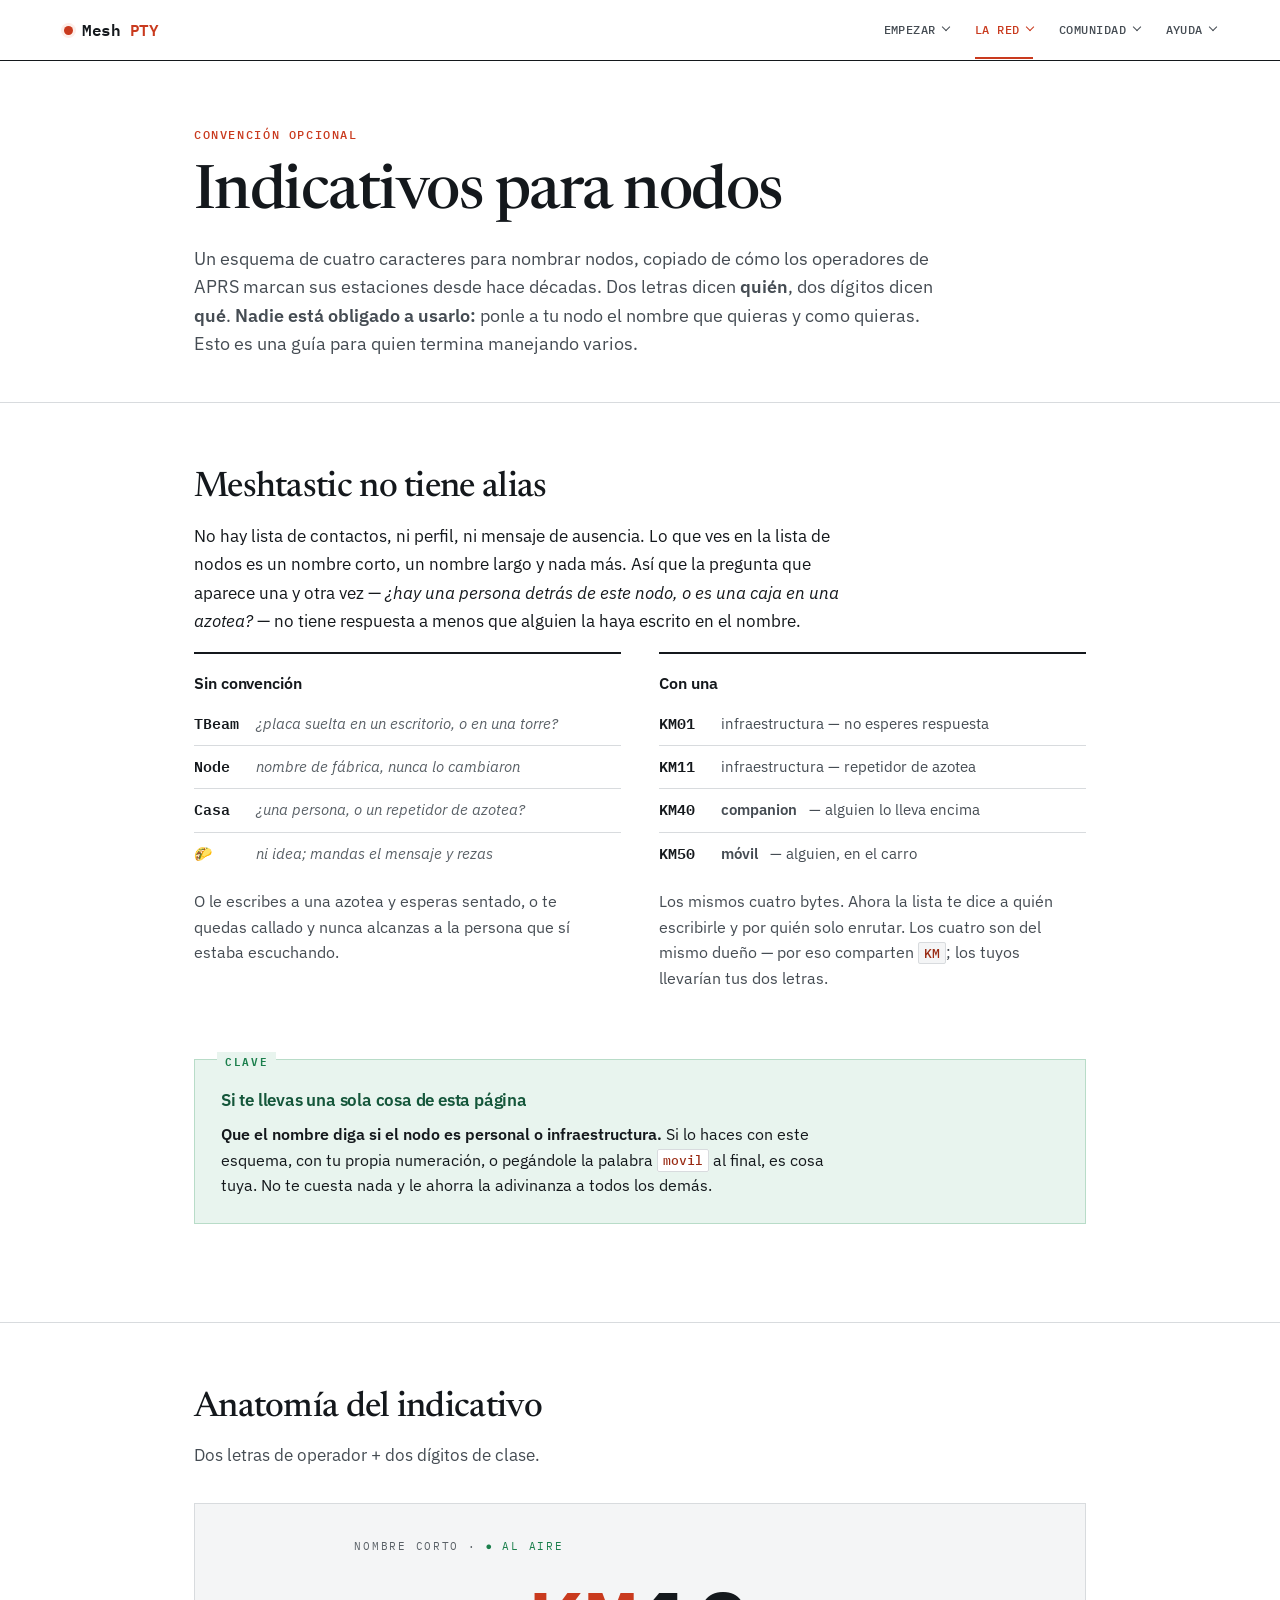
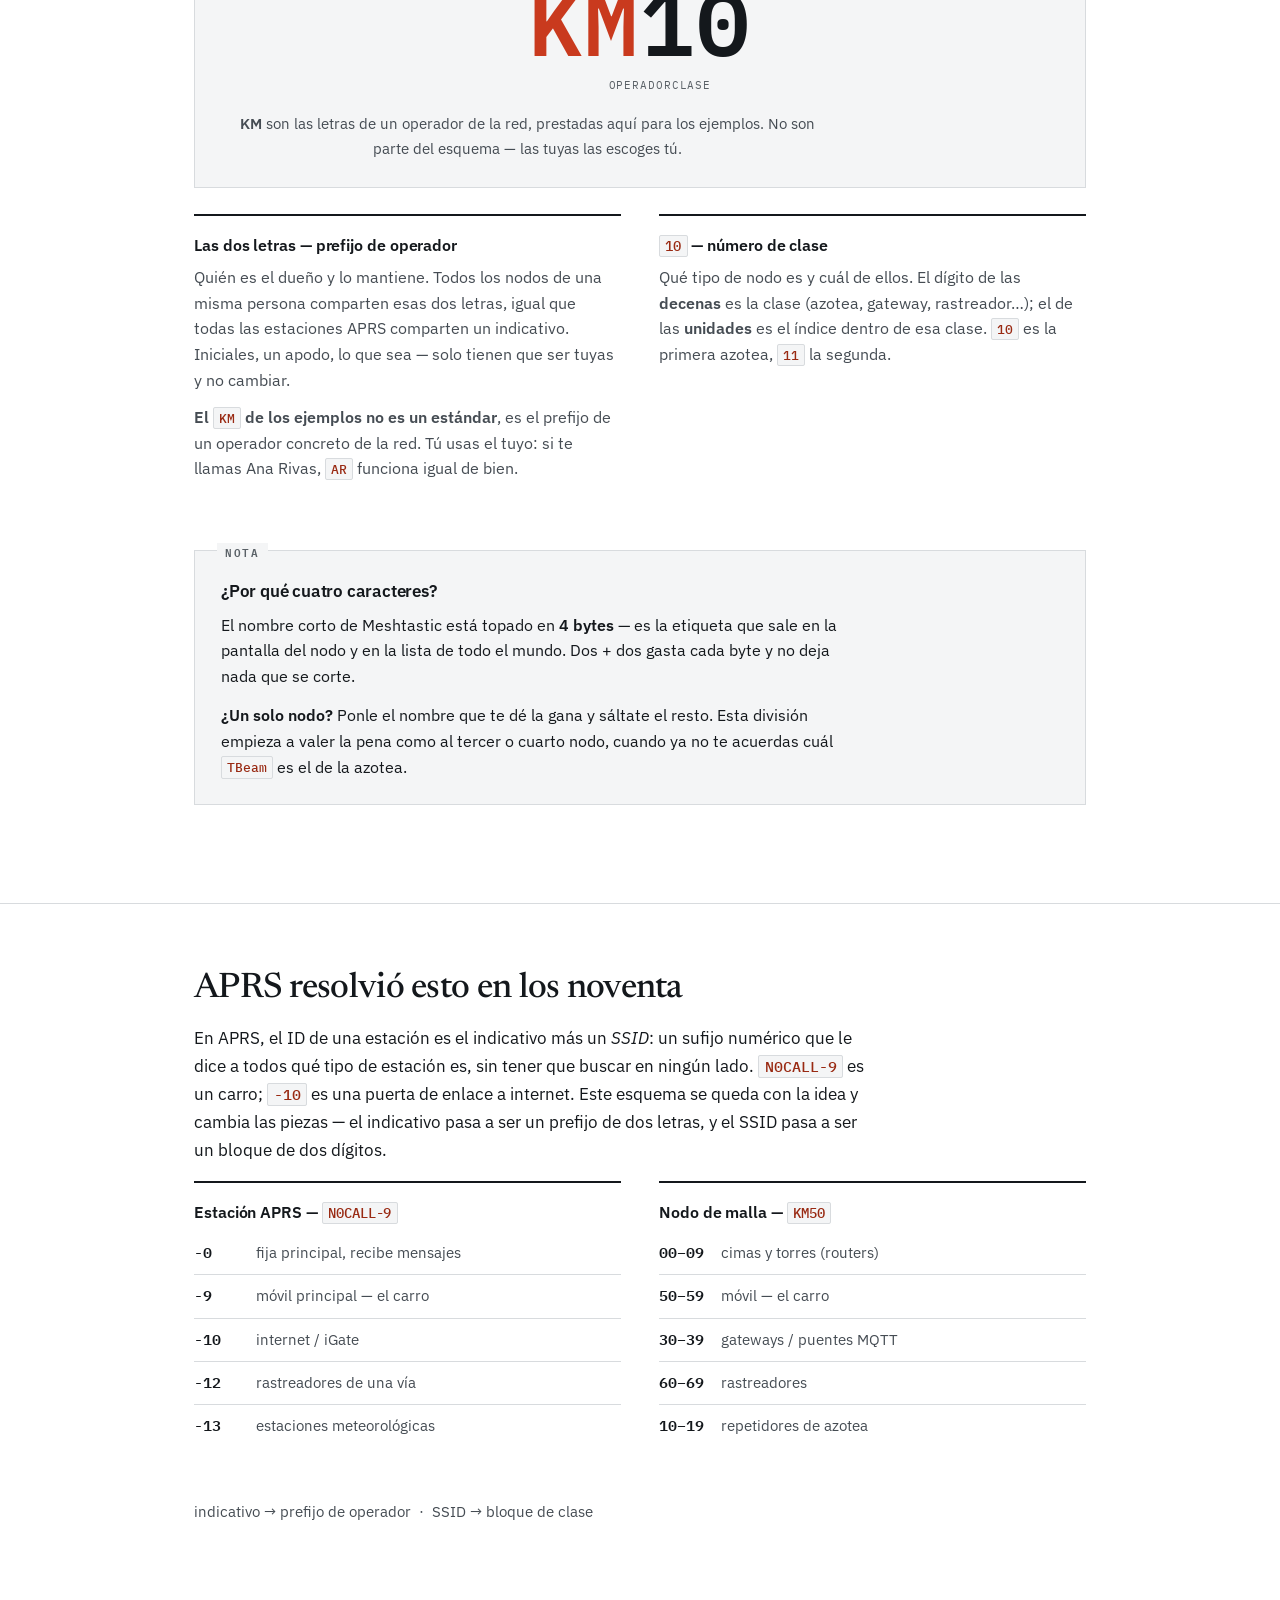
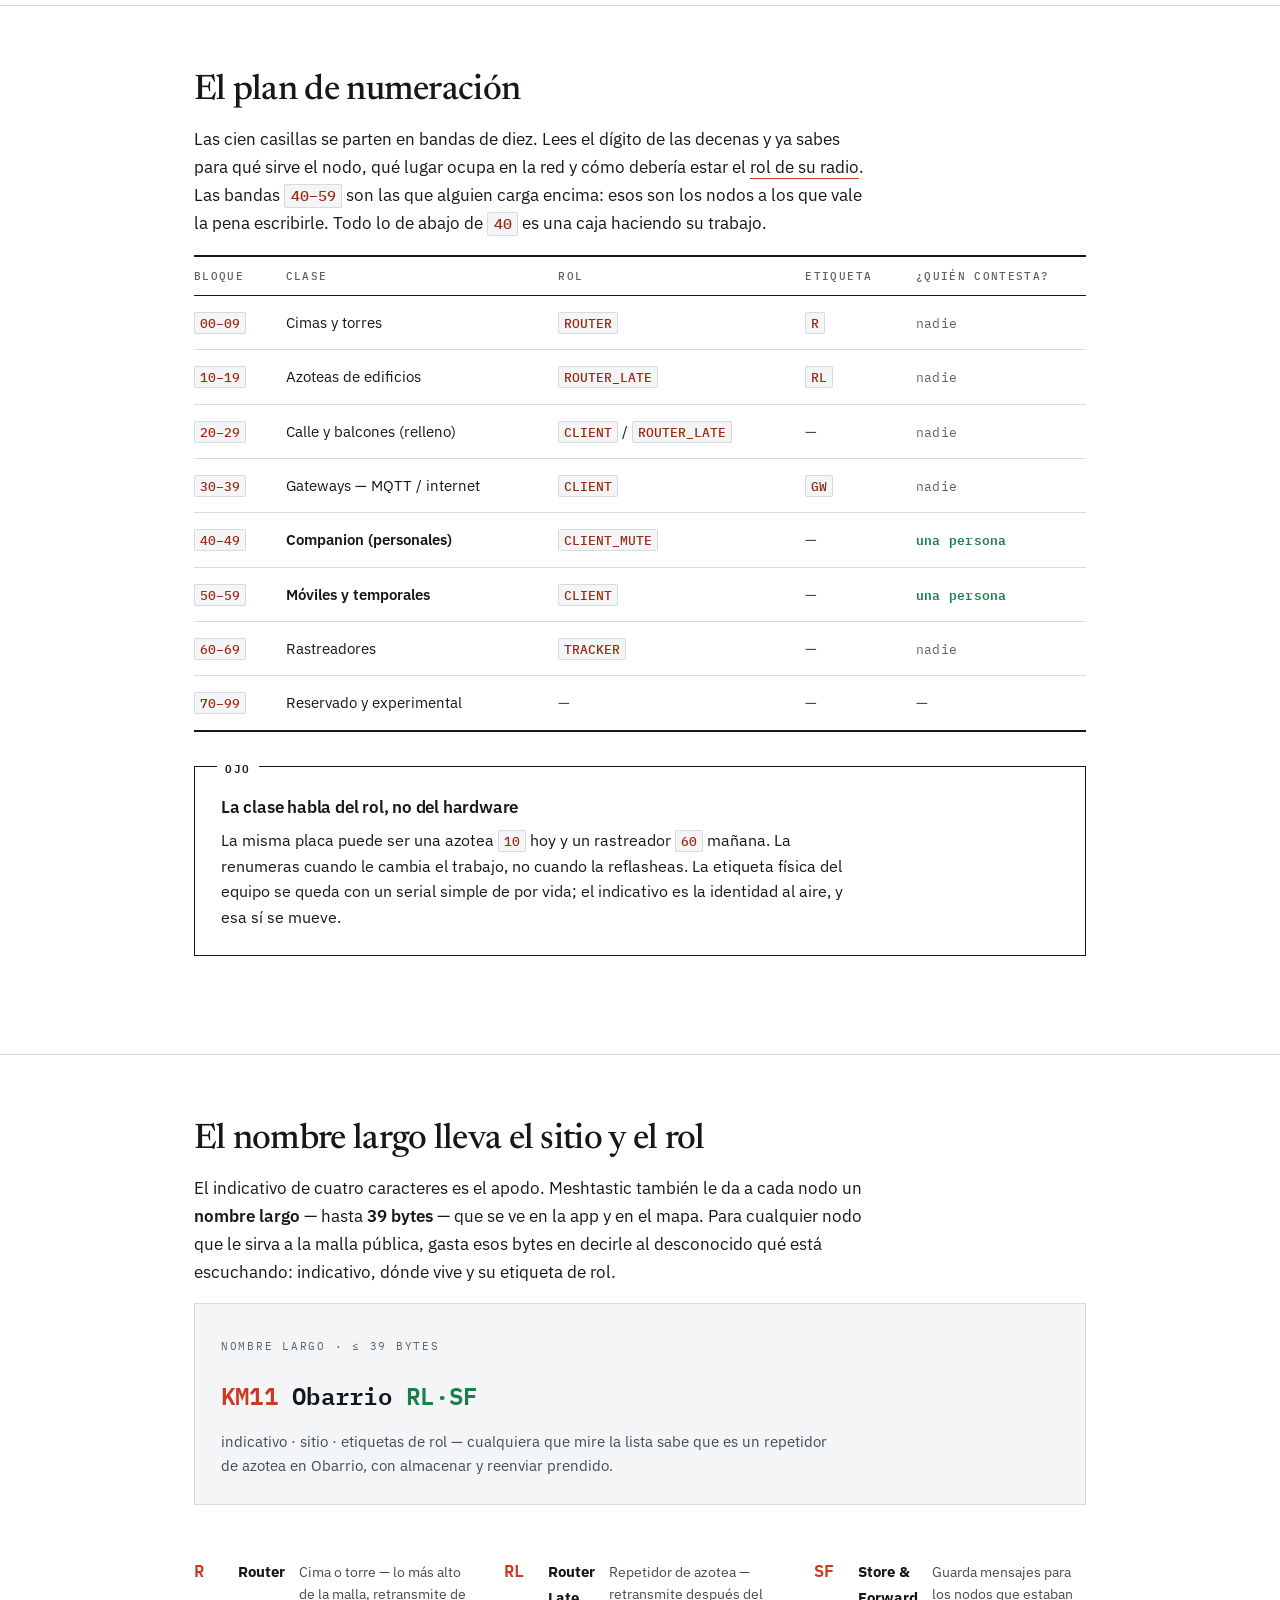
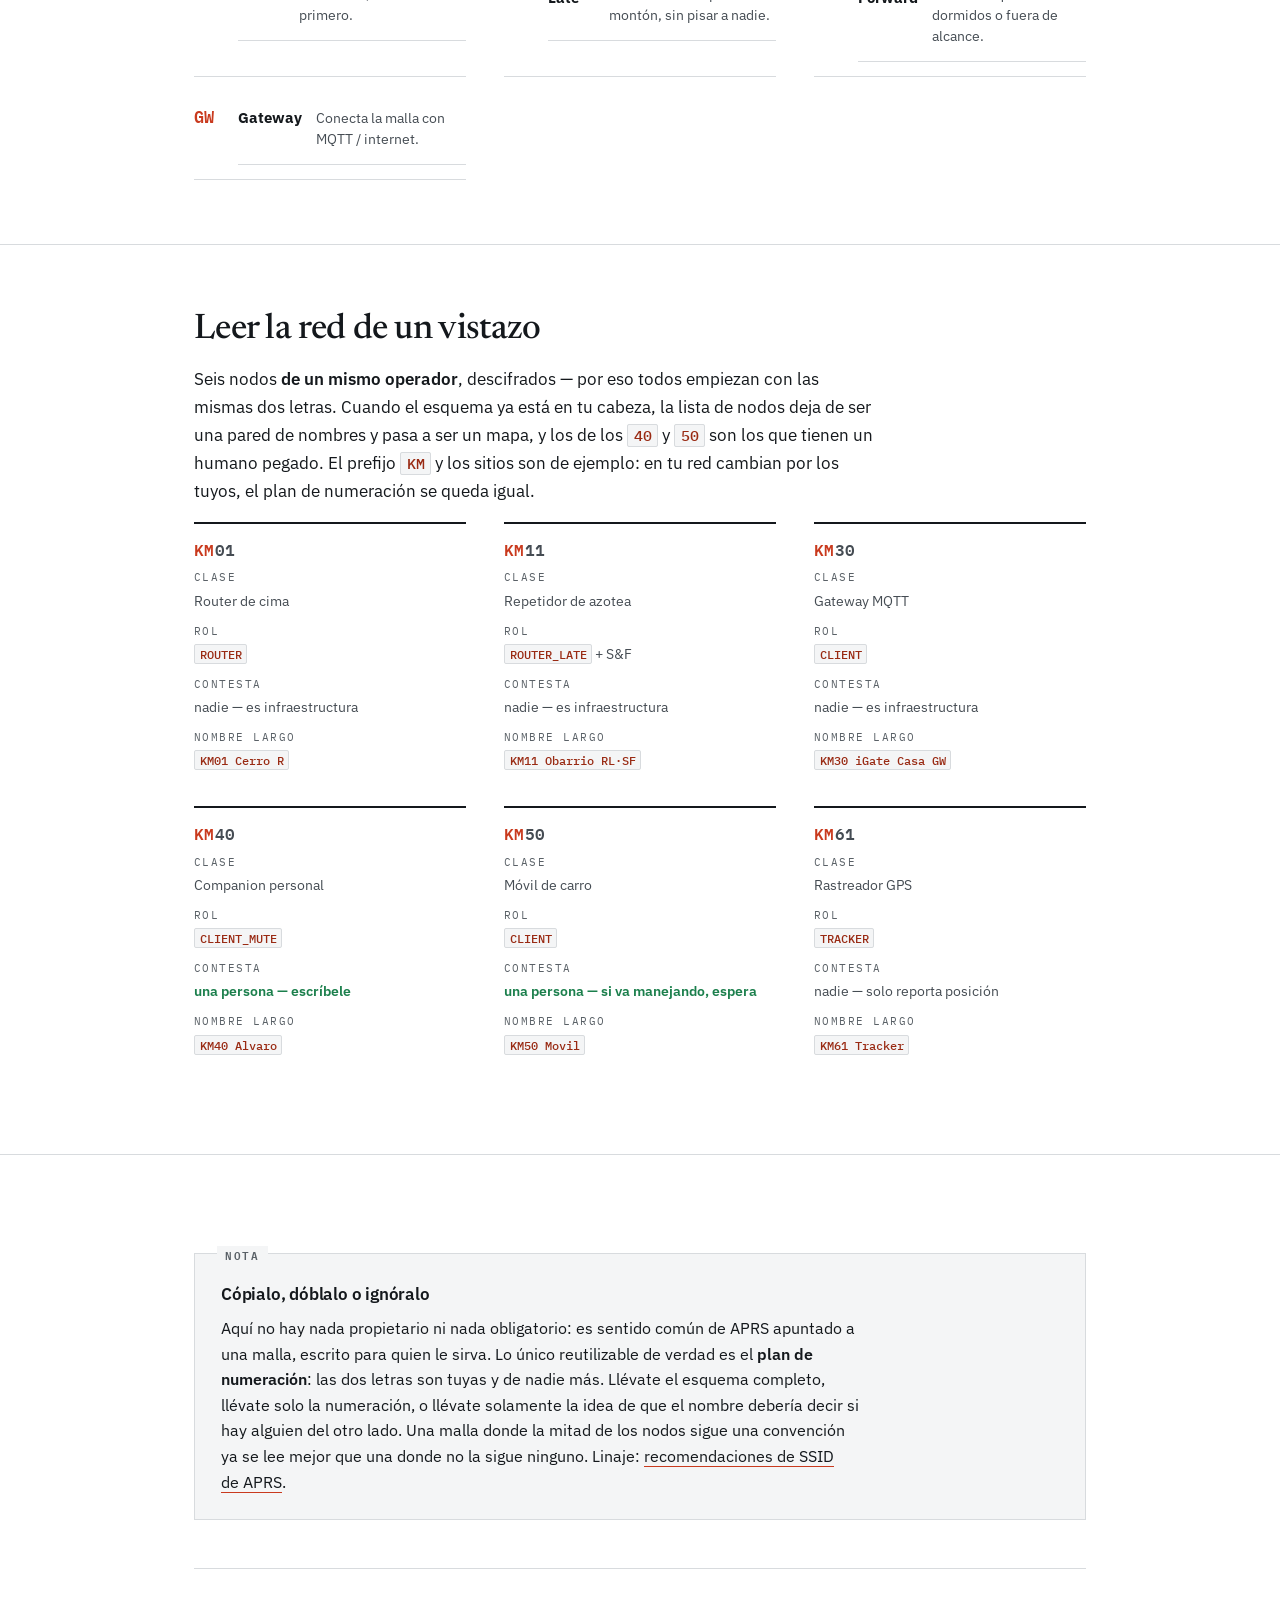
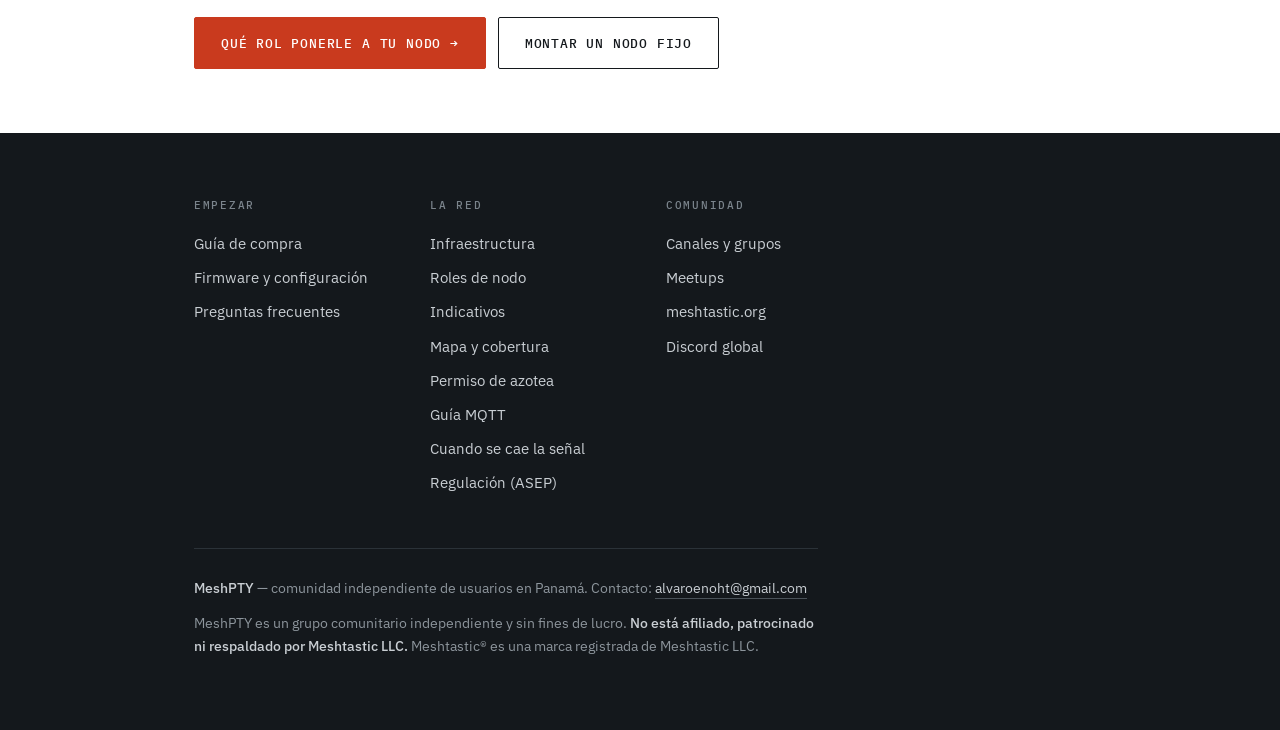
<file: indicativos.html>
<!DOCTYPE html>
<html lang="es">
<head>
<meta charset="utf-8">
<meta name="viewport" content="width=device-width, initial-scale=1">
<title>Indicativos para nodos — MeshPTY</title>
<meta name="description" content="Convención opcional de cuatro caracteres para nombrar nodos Meshtastic, prestada de los SSID de APRS. Para que se sepa de un vistazo cuál nodo es personal y cuál es infraestructura.">
<link rel="stylesheet" href="styles.css">
<link rel="icon" href="favicon.svg" type="image/svg+xml">
<meta name="theme-color" content="#14181c">
<meta property="og:type" content="article">
<meta property="og:site_name" content="MeshPTY">
<meta property="og:title" content="Indicativos para nodos — MeshPTY">
<meta property="og:description" content="Meshtastic no tiene alias: el nombre es todo lo que hay. Una guía opcional para quien maneja varios nodos.">
<meta property="og:image" content="https://meshpty.github.io/og.png">
<meta property="og:image:width" content="1200">
<meta property="og:image:height" content="630">
<meta name="twitter:card" content="summary_large_image">
</head>
<body>
<a class="skip" href="#main">Saltar al contenido</a>

<nav>
  <div class="wrap-wide">
    <a class="brand" href="index.html"><span class="dot"></span>Mesh<b>PTY</b></a>
    <div class="links">
      <div class="menu">
        <button class="mtrigger" type="button">Empezar</button>
        <div class="drop">
          <a href="comprar.html">Guía de compra</a>
          <a href="instalar.html">Firmware y configuración</a>
        </div>
      </div>
      <div class="menu on">
        <button class="mtrigger" type="button">La red</button>
        <div class="drop">
          <a href="nodos-fijos.html">Infraestructura</a>
          <a href="roles.html">Roles de nodo</a>
          <a href="indicativos.html" aria-current="page">Indicativos</a>
          <a href="mapa.html">Mapa y cobertura</a>
          <a href="carta-azotea.html">Permiso de azotea</a>
          <a href="mqtt.html">MQTT</a>
        </div>
      </div>
      <div class="menu">
        <button class="mtrigger" type="button">Comunidad</button>
        <div class="drop">
          <a href="comunidad.html">Canales y grupos</a>
          <a href="meetups.html">Meetups</a>
        </div>
      </div>
      <div class="menu">
        <button class="mtrigger" type="button">Ayuda</button>
        <div class="drop">
          <a href="faq.html">Preguntas frecuentes</a>
          <a href="sin-senal.html">Cuando se cae la señal</a>
          <a href="legal.html">Regulación (ASEP)</a>
        </div>
      </div>
    </div>
  </div>
</nav>

<main id="main">

<div class="phead">
  <div class="wrap">
    <span class="eyebrow">Convención opcional</span>
    <h1>Indicativos para nodos</h1>
    <p>
      Un esquema de cuatro caracteres para nombrar nodos, copiado de cómo los operadores de APRS
      marcan sus estaciones desde hace décadas. Dos letras dicen <strong>quién</strong>, dos dígitos
      dicen <strong>qué</strong>. <strong>Nadie está obligado a usarlo:</strong> ponle a tu nodo el
      nombre que quieras y como quieras. Esto es una guía para quien termina manejando varios.
    </p>
  </div>
</div>

<section>
  <div class="wrap">
    <h2 class="mt0">Meshtastic no tiene alias</h2>
    <p>
      No hay lista de contactos, ni perfil, ni mensaje de ausencia. Lo que ves en la lista de nodos
      es un nombre corto, un nombre largo y nada más. Así que la pregunta que aparece una y otra vez
      — <em>¿hay una persona detrás de este nodo, o es una caja en una azotea?</em> — no tiene
      respuesta a menos que alguien la haya escrito en el nombre.
    </p>

    <div class="grid g2">
      <div class="card">
        <h3>Sin convención</h3>
        <ul class="ind-list">
          <li><span class="sn">TBeam</span> <span class="q">¿placa suelta en un escritorio, o en una torre?</span></li>
          <li><span class="sn">Node</span> <span class="q">nombre de fábrica, nunca lo cambiaron</span></li>
          <li><span class="sn">Casa</span> <span class="q">¿una persona, o un repetidor de azotea?</span></li>
          <li><span class="sn">🌮</span> <span class="q">ni idea; mandas el mensaje y rezas</span></li>
        </ul>
        <p class="small muted" style="margin-top:14px">
          O le escribes a una azotea y esperas sentado, o te quedas callado y nunca alcanzas a la
          persona que sí estaba escuchando.
        </p>
      </div>
      <div class="card">
        <h3>Con una</h3>
        <ul class="ind-list">
          <li><span class="sn">KM01</span> infraestructura — no esperes respuesta</li>
          <li><span class="sn">KM11</span> infraestructura — repetidor de azotea</li>
          <li><span class="sn">KM40</span> <strong>companion</strong> — alguien lo lleva encima</li>
          <li><span class="sn">KM50</span> <strong>móvil</strong> — alguien, en el carro</li>
        </ul>
        <p class="small muted" style="margin-top:14px">
          Los mismos cuatro bytes. Ahora la lista te dice a quién escribirle y por quién solo
          enrutar. Los cuatro son del mismo dueño — por eso comparten <code>KM</code>; los tuyos
          llevarían tus dos letras.
        </p>
      </div>
    </div>

    <div class="box ok">
      <h3>Si te llevas una sola cosa de esta página</h3>
      <p class="mb0">
        <strong>Que el nombre diga si el nodo es personal o infraestructura.</strong> Si lo haces con
        este esquema, con tu propia numeración, o pegándole la palabra <code>movil</code> al final,
        es cosa tuya. No te cuesta nada y le ahorra la adivinanza a todos los demás.
      </p>
    </div>
  </div>
</section>

<section id="anatomia">
  <div class="wrap">
    <h2>Anatomía del indicativo</h2>
    <p class="sub">Dos letras de operador + dos dígitos de clase.</p>

    <div class="ind-stage">
      <p class="ind-screen">Nombre corto · <span class="lv">● al aire</span></p>
      <p class="ind-tag"><span class="op">KM</span>10</p>
      <p class="ind-brace"><span>operador</span><span>clase</span></p>
      <p class="small muted" style="margin:18px 0 0">
        <strong>KM</strong> son las letras de un operador de la red, prestadas aquí para los
        ejemplos. No son parte del esquema — las tuyas las escoges tú.
      </p>
    </div>

    <div class="grid g2">
      <div class="card">
        <h3>Las dos letras — prefijo de operador</h3>
        <p>
          Quién es el dueño y lo mantiene. Todos los nodos de una misma persona comparten esas dos
          letras, igual que todas las estaciones APRS comparten un indicativo. Iniciales, un apodo,
          lo que sea — solo tienen que ser tuyas y no cambiar.
        </p>
        <p class="mb0">
          <strong>El <code>KM</code> de los ejemplos no es un estándar</strong>, es el prefijo de un
          operador concreto de la red. Tú usas el tuyo: si te llamas Ana Rivas, <code>AR</code>
          funciona igual de bien.
        </p>
      </div>
      <div class="card">
        <h3><code>10</code> — número de clase</h3>
        <p class="mb0">
          Qué tipo de nodo es y cuál de ellos. El dígito de las <strong>decenas</strong> es la clase
          (azotea, gateway, rastreador…); el de las <strong>unidades</strong> es el índice dentro de
          esa clase. <code>10</code> es la primera azotea, <code>11</code> la segunda.
        </p>
      </div>
    </div>

    <div class="box info">
      <h3>¿Por qué cuatro caracteres?</h3>
      <p>
        El nombre corto de Meshtastic está topado en <strong>4 bytes</strong> — es la etiqueta que
        sale en la pantalla del nodo y en la lista de todo el mundo. Dos + dos gasta cada byte y no
        deja nada que se corte.
      </p>
      <p class="mb0">
        <strong>¿Un solo nodo?</strong> Ponle el nombre que te dé la gana y sáltate el resto. Esta
        división empieza a valer la pena como al tercer o cuarto nodo, cuando ya no te acuerdas cuál
        <code>TBeam</code> es el de la azotea.
      </p>
    </div>
  </div>
</section>

<section id="aprs">
  <div class="wrap">
    <h2>APRS resolvió esto en los noventa</h2>
    <p>
      En APRS, el ID de una estación es el indicativo más un <em>SSID</em>: un sufijo numérico que le
      dice a todos qué tipo de estación es, sin tener que buscar en ningún lado.
      <code>N0CALL-9</code> es un carro; <code>-10</code> es una puerta de enlace a internet. Este
      esquema se queda con la idea y cambia las piezas — el indicativo pasa a ser un prefijo de dos
      letras, y el SSID pasa a ser un bloque de dos dígitos.
    </p>

    <div class="grid g2">
      <div class="card">
        <h3>Estación APRS — <code>N0CALL-9</code></h3>
        <ul class="ind-list">
          <li><span class="sn">-0</span> fija principal, recibe mensajes</li>
          <li><span class="sn">-9</span> móvil principal — el carro</li>
          <li><span class="sn">-10</span> internet / iGate</li>
          <li><span class="sn">-12</span> rastreadores de una vía</li>
          <li><span class="sn">-13</span> estaciones meteorológicas</li>
        </ul>
      </div>
      <div class="card">
        <h3>Nodo de malla — <code>KM50</code></h3>
        <ul class="ind-list">
          <li><span class="sn">00–09</span> cimas y torres (routers)</li>
          <li><span class="sn">50–59</span> móvil — el carro</li>
          <li><span class="sn">30–39</span> gateways / puentes MQTT</li>
          <li><span class="sn">60–69</span> rastreadores</li>
          <li><span class="sn">10–19</span> repetidores de azotea</li>
        </ul>
      </div>
    </div>
    <p class="muted small" style="margin-top:18px">
      indicativo → prefijo de operador &nbsp;·&nbsp; SSID → bloque de clase
    </p>
  </div>
</section>

<section id="numeracion">
  <div class="wrap">
    <h2>El plan de numeración</h2>
    <p>
      Las cien casillas se parten en bandas de diez. Lees el dígito de las decenas y ya sabes para
      qué sirve el nodo, qué lugar ocupa en la red y cómo debería estar el
      <a href="roles.html">rol de su radio</a>. Las bandas <code>40–59</code> son las que alguien
      carga encima: esos son los nodos a los que vale la pena escribirle. Todo lo de abajo de
      <code>40</code> es una caja haciendo su trabajo.
    </p>

    <div class="tbl-wrap">
      <table class="tbl">
        <thead>
          <tr><th>Bloque</th><th>Clase</th><th>Rol</th><th>Etiqueta</th><th>¿Quién contesta?</th></tr>
        </thead>
        <tbody>
          <tr><td><code>00–09</code></td><td>Cimas y torres</td><td><code>ROUTER</code></td><td><code>R</code></td><td><span class="who who-infra">nadie</span></td></tr>
          <tr><td><code>10–19</code></td><td>Azoteas de edificios</td><td><code>ROUTER_LATE</code></td><td><code>RL</code></td><td><span class="who who-infra">nadie</span></td></tr>
          <tr><td><code>20–29</code></td><td>Calle y balcones (relleno)</td><td><code>CLIENT</code> / <code>ROUTER_LATE</code></td><td class="muted">—</td><td><span class="who who-infra">nadie</span></td></tr>
          <tr><td><code>30–39</code></td><td>Gateways — MQTT / internet</td><td><code>CLIENT</code></td><td><code>GW</code></td><td><span class="who who-infra">nadie</span></td></tr>
          <tr><td><code>40–49</code></td><td><strong>Companion (personales)</strong></td><td><code>CLIENT_MUTE</code></td><td class="muted">—</td><td><span class="who who-persona">una persona</span></td></tr>
          <tr><td><code>50–59</code></td><td><strong>Móviles y temporales</strong></td><td><code>CLIENT</code></td><td class="muted">—</td><td><span class="who who-persona">una persona</span></td></tr>
          <tr><td><code>60–69</code></td><td>Rastreadores</td><td><code>TRACKER</code></td><td class="muted">—</td><td><span class="who who-infra">nadie</span></td></tr>
          <tr><td><code>70–99</code></td><td>Reservado y experimental</td><td class="muted">—</td><td class="muted">—</td><td class="muted">—</td></tr>
        </tbody>
      </table>
    </div>

    <div class="box warn">
      <h3>La clase habla del rol, no del hardware</h3>
      <p class="mb0">
        La misma placa puede ser una azotea <code>10</code> hoy y un rastreador <code>60</code>
        mañana. La renumeras cuando le cambia el trabajo, no cuando la reflasheas. La etiqueta física
        del equipo se queda con un serial simple de por vida; el indicativo es la identidad al aire,
        y esa sí se mueve.
      </p>
    </div>
  </div>
</section>

<section id="nombre-largo">
  <div class="wrap">
    <h2>El nombre largo lleva el sitio y el rol</h2>
    <p>
      El indicativo de cuatro caracteres es el apodo. Meshtastic también le da a cada nodo un
      <strong>nombre largo</strong> — hasta <strong>39 bytes</strong> — que se ve en la app y en el
      mapa. Para cualquier nodo que le sirva a la malla pública, gasta esos bytes en decirle al
      desconocido qué está escuchando: indicativo, dónde vive y su etiqueta de rol.
    </p>

    <div class="ind-stage" style="text-align:left">
      <p class="ind-screen">Nombre largo · ≤ 39 bytes</p>
      <p class="ind-long"><span class="op">KM11</span> Obarrio <span class="tags">RL·SF</span></p>
      <p class="small muted" style="margin:14px 0 0">
        indicativo · sitio · etiquetas de rol — cualquiera que mire la lista sabe que es un repetidor
        de azotea en Obarrio, con almacenar y reenviar prendido.
      </p>
    </div>

    <div class="ind-gloss">
      <div><span class="gt">R</span><div><b>Router</b><span class="d">Cima o torre — lo más alto de la malla, retransmite de primero.</span></div></div>
      <div><span class="gt">RL</span><div><b>Router Late</b><span class="d">Repetidor de azotea — retransmite después del montón, sin pisar a nadie.</span></div></div>
      <div><span class="gt">SF</span><div><b>Store &amp; Forward</b><span class="d">Guarda mensajes para los nodos que estaban dormidos o fuera de alcance.</span></div></div>
      <div><span class="gt">GW</span><div><b>Gateway</b><span class="d">Conecta la malla con MQTT / internet.</span></div></div>
    </div>
  </div>
</section>

<section id="ejemplos">
  <div class="wrap">
    <h2>Leer la red de un vistazo</h2>
    <p>
      Seis nodos <strong>de un mismo operador</strong>, descifrados — por eso todos empiezan con las
      mismas dos letras. Cuando el esquema ya está en tu cabeza, la lista de nodos deja de ser una
      pared de nombres y pasa a ser un mapa, y los de los <code>40</code> y <code>50</code> son los
      que tienen un humano pegado. El prefijo <code>KM</code> y los sitios son de ejemplo: en tu red
      cambian por los tuyos, el plan de numeración se queda igual.
    </p>

    <div class="ind-ex">
      <div class="card">
        <p class="ind-ct"><span class="op">KM</span>01</p>
        <dl class="ind-dl">
          <dt>Clase</dt><dd>Router de cima</dd>
          <dt>Rol</dt><dd><code>ROUTER</code></dd>
          <dt>Contesta</dt><dd>nadie — es infraestructura</dd>
          <dt>Nombre largo</dt><dd><code>KM01 Cerro R</code></dd>
        </dl>
      </div>
      <div class="card">
        <p class="ind-ct"><span class="op">KM</span>11</p>
        <dl class="ind-dl">
          <dt>Clase</dt><dd>Repetidor de azotea</dd>
          <dt>Rol</dt><dd><code>ROUTER_LATE</code> + S&amp;F</dd>
          <dt>Contesta</dt><dd>nadie — es infraestructura</dd>
          <dt>Nombre largo</dt><dd><code>KM11 Obarrio RL·SF</code></dd>
        </dl>
      </div>
      <div class="card">
        <p class="ind-ct"><span class="op">KM</span>30</p>
        <dl class="ind-dl">
          <dt>Clase</dt><dd>Gateway MQTT</dd>
          <dt>Rol</dt><dd><code>CLIENT</code></dd>
          <dt>Contesta</dt><dd>nadie — es infraestructura</dd>
          <dt>Nombre largo</dt><dd><code>KM30 iGate Casa GW</code></dd>
        </dl>
      </div>
      <div class="card">
        <p class="ind-ct"><span class="op">KM</span>40</p>
        <dl class="ind-dl">
          <dt>Clase</dt><dd>Companion personal</dd>
          <dt>Rol</dt><dd><code>CLIENT_MUTE</code></dd>
          <dt>Contesta</dt><dd class="persona">una persona — escríbele</dd>
          <dt>Nombre largo</dt><dd><code>KM40 Alvaro</code></dd>
        </dl>
      </div>
      <div class="card">
        <p class="ind-ct"><span class="op">KM</span>50</p>
        <dl class="ind-dl">
          <dt>Clase</dt><dd>Móvil de carro</dd>
          <dt>Rol</dt><dd><code>CLIENT</code></dd>
          <dt>Contesta</dt><dd class="persona">una persona — si va manejando, espera</dd>
          <dt>Nombre largo</dt><dd><code>KM50 Movil</code></dd>
        </dl>
      </div>
      <div class="card">
        <p class="ind-ct"><span class="op">KM</span>61</p>
        <dl class="ind-dl">
          <dt>Clase</dt><dd>Rastreador GPS</dd>
          <dt>Rol</dt><dd><code>TRACKER</code></dd>
          <dt>Contesta</dt><dd>nadie — solo reporta posición</dd>
          <dt>Nombre largo</dt><dd><code>KM61 Tracker</code></dd>
        </dl>
      </div>
    </div>
  </div>
</section>

<section>
  <div class="wrap">
    <div class="box info">
      <h3>Cópialo, dóblalo o ignóralo</h3>
      <p class="mb0">
        Aquí no hay nada propietario ni nada obligatorio: es sentido común de APRS apuntado a una
        malla, escrito para quien le sirva. Lo único reutilizable de verdad es el <strong>plan de
        numeración</strong>: las dos letras son tuyas y de nadie más. Llévate el esquema completo,
        llévate solo la numeración, o llévate solamente la idea de que el nombre debería decir si
        hay alguien del otro lado. Una malla donde la mitad de los nodos sigue una convención ya se
        lee mejor que una donde no la sigue ninguno. Linaje:
        <a href="https://github.com/aprsorg/aprs-deviceid" target="_blank" rel="noopener">recomendaciones de SSID de APRS</a>.
      </p>
    </div>

    <hr class="rule">

    <div class="cta">
      <a class="btn primary" href="roles.html">Qué rol ponerle a tu nodo →</a>
      <a class="btn" href="nodos-fijos.html">Montar un nodo fijo</a>
    </div>
  </div>
</section>

</main>

<footer>
  <div class="wrap">
    <div class="cols">
      <div class="col">
        <h4>Empezar</h4>
        <a href="comprar.html">Guía de compra</a>
        <a href="instalar.html">Firmware y configuración</a>
        <a href="faq.html">Preguntas frecuentes</a>
      </div>
      <div class="col">
        <h4>La red</h4>
        <a href="nodos-fijos.html">Infraestructura</a>
        <a href="roles.html">Roles de nodo</a>
        <a href="indicativos.html">Indicativos</a>
        <a href="mapa.html">Mapa y cobertura</a>
        <a href="carta-azotea.html">Permiso de azotea</a>
        <a href="mqtt.html">Guía MQTT</a>
        <a href="sin-senal.html">Cuando se cae la señal</a>
        <a href="legal.html">Regulación (ASEP)</a>
      </div>
      <div class="col">
        <h4>Comunidad</h4>
        <a href="comunidad.html">Canales y grupos</a>
        <a href="meetups.html">Meetups</a>
        <a href="https://meshtastic.org" target="_blank" rel="noopener">meshtastic.org</a>
        <a href="https://discord.com/invite/ktMAKGBnBs" target="_blank" rel="noopener">Discord global</a>
      </div>
    </div>

    <div class="fine">
      <p>
        <strong>MeshPTY</strong> — comunidad independiente de usuarios en Panamá.
        Contacto: <a href="mailto:alvaroenoht@gmail.com">alvaroenoht@gmail.com</a>
      </p>
      <p>
        MeshPTY es un grupo comunitario independiente y sin fines de lucro. <strong>No está
        afiliado, patrocinado ni respaldado por Meshtastic LLC.</strong> Meshtastic® es una marca
        registrada de Meshtastic LLC.
      </p>
    </div>
  </div>
</footer>

</body>
</html>
</file>
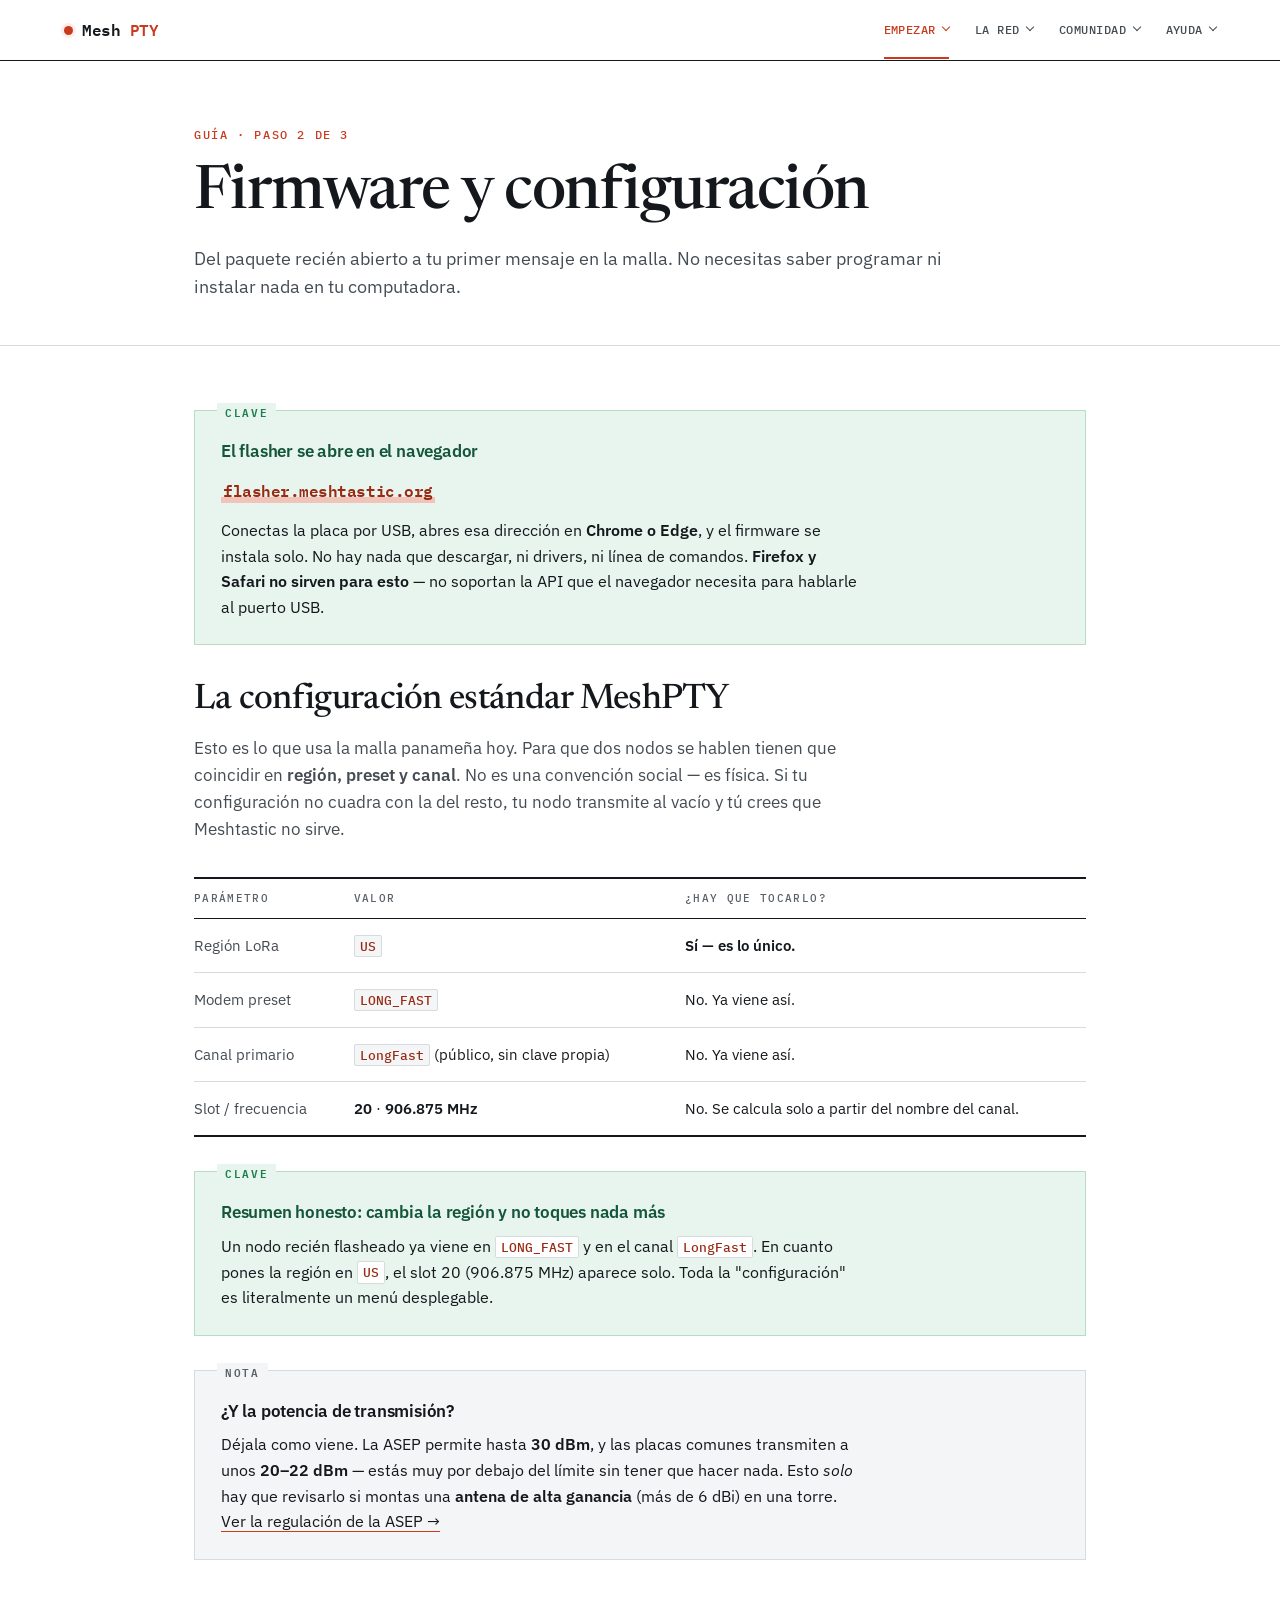
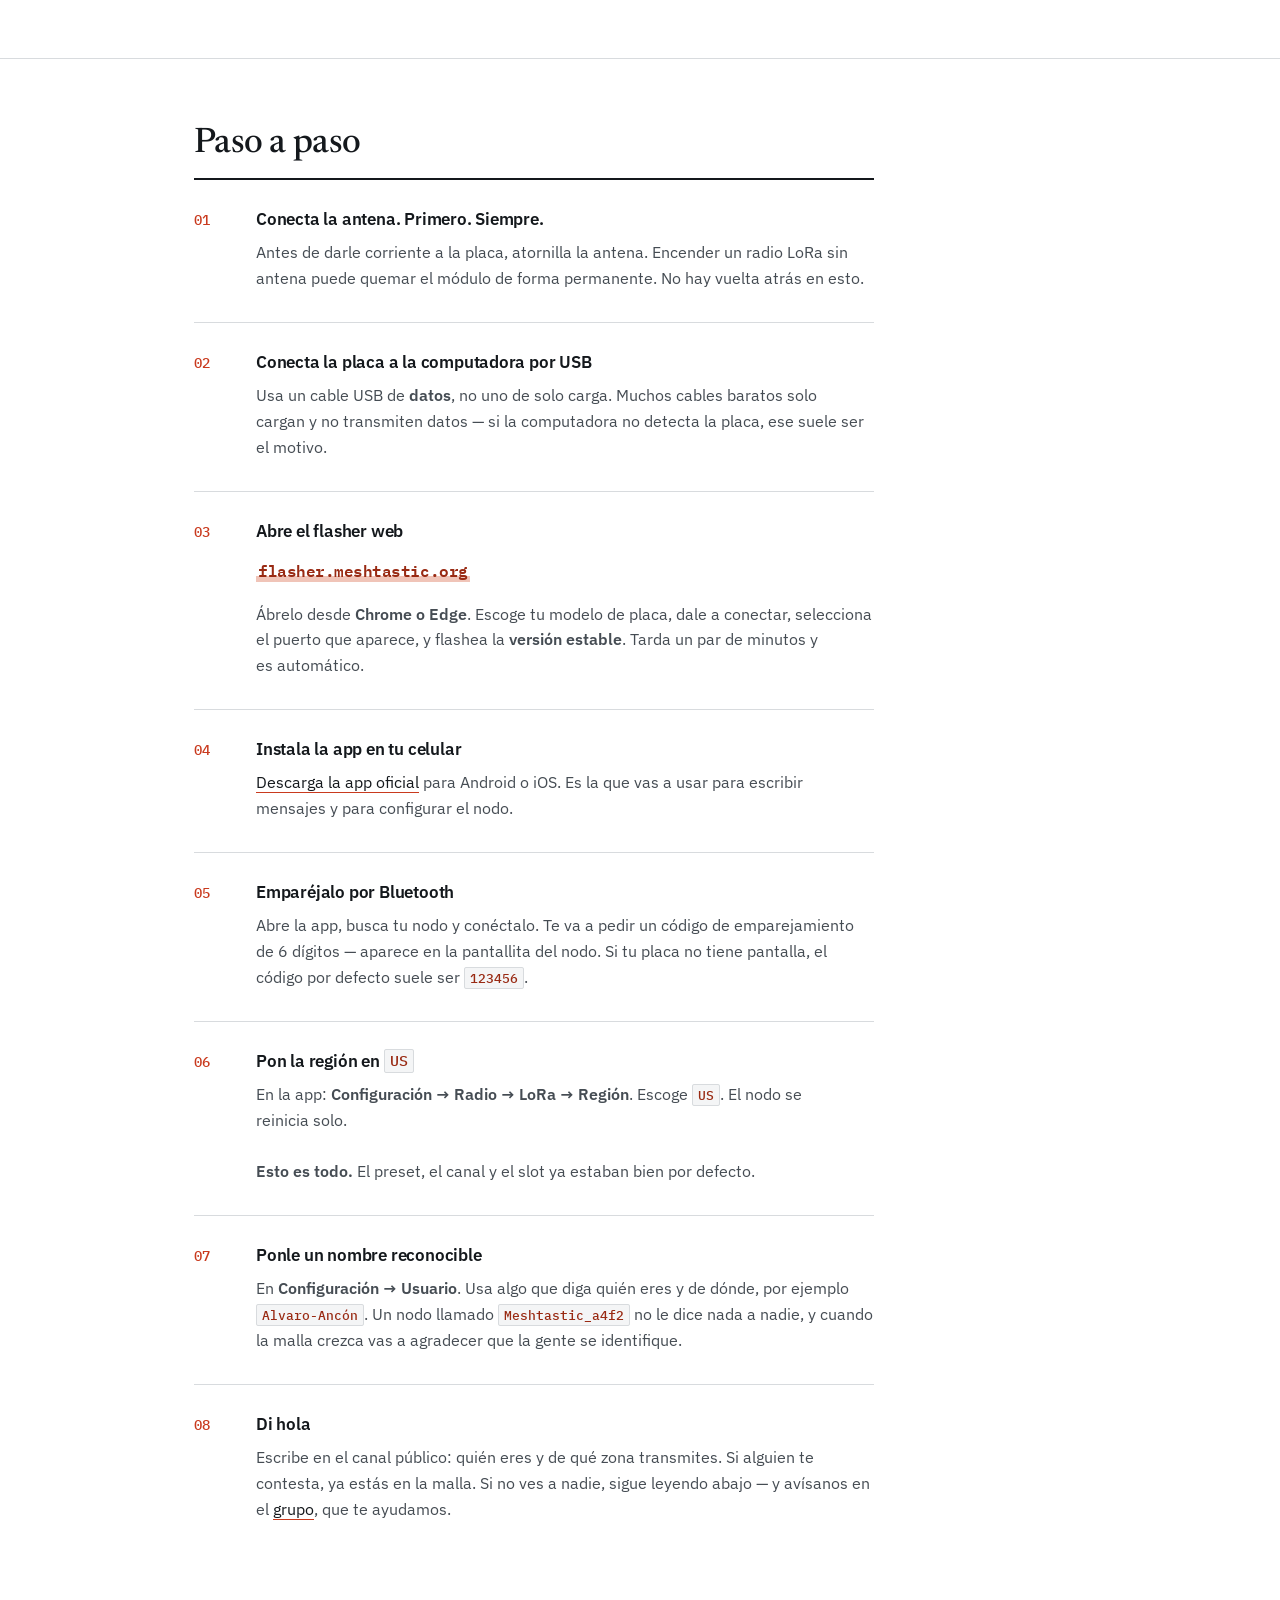
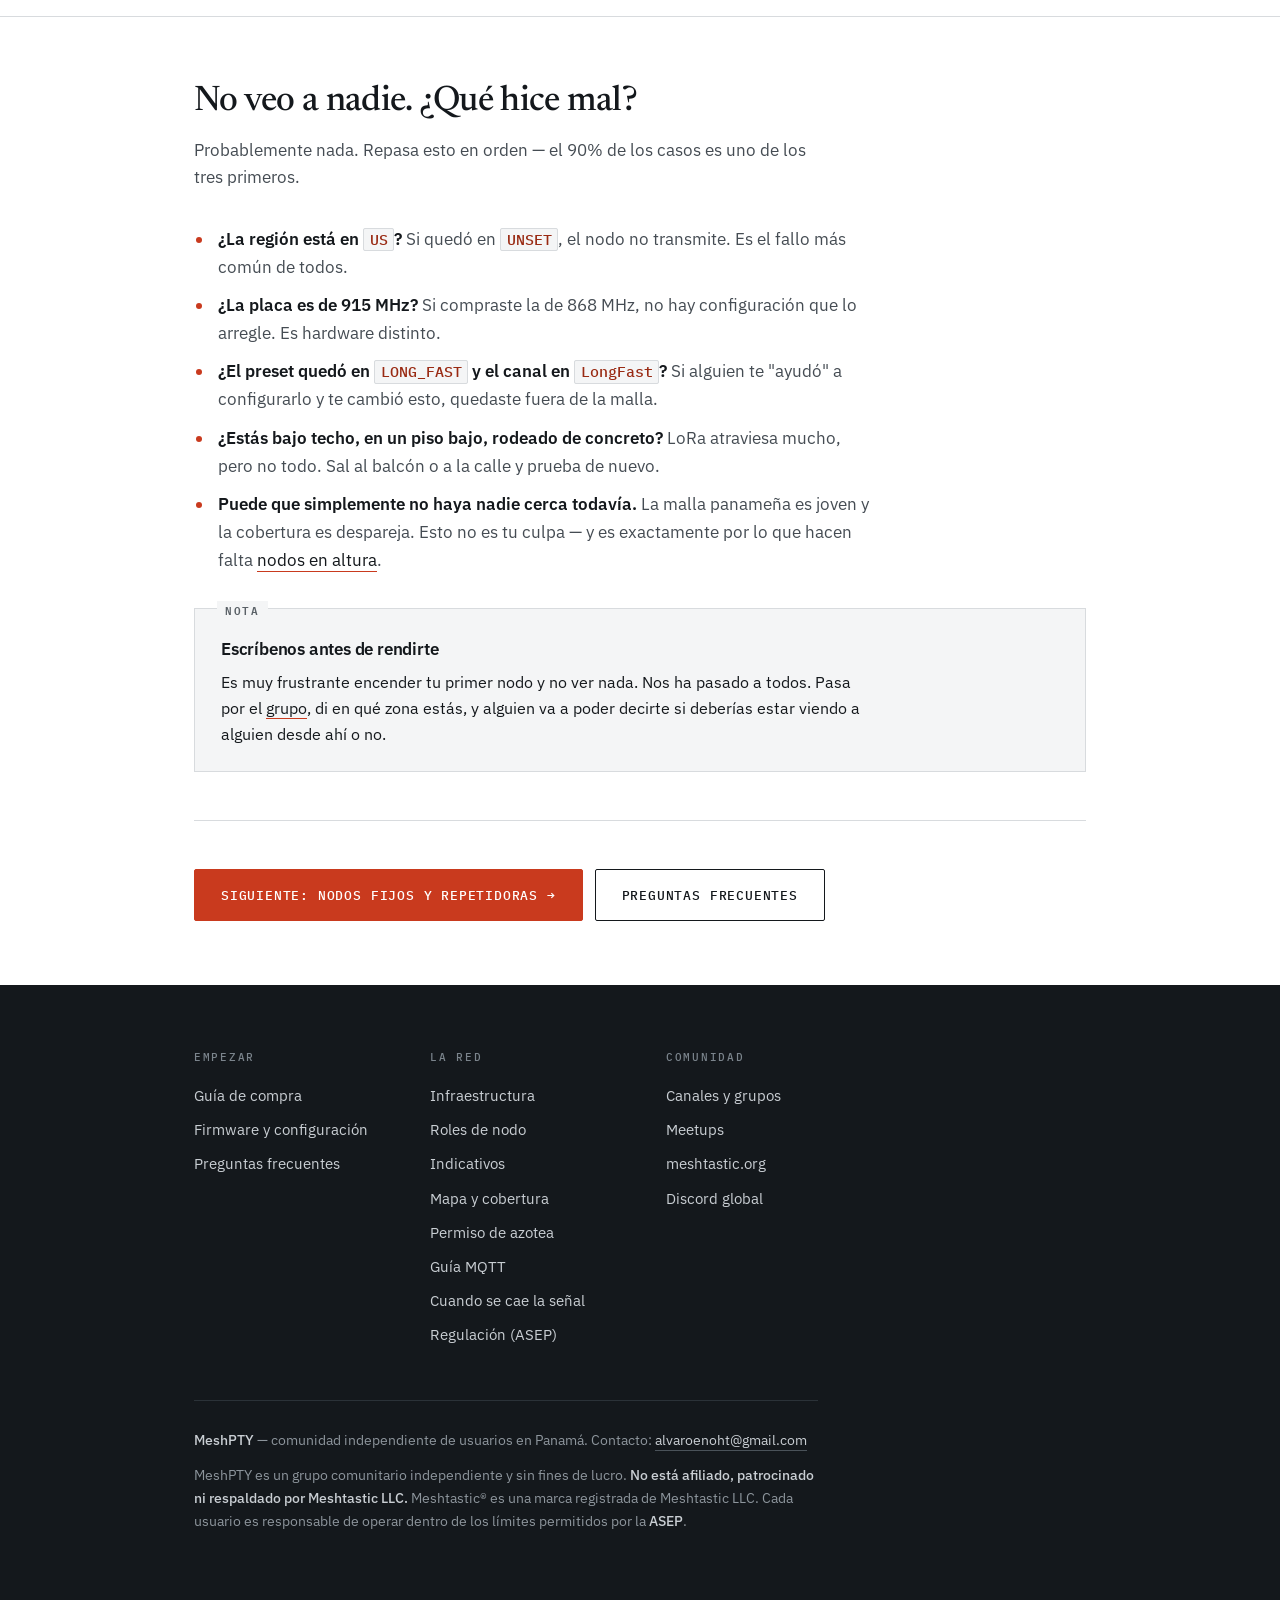
<file: instalar.html>
<!DOCTYPE html>
<html lang="es">
<head>
<meta charset="utf-8">
<meta name="viewport" content="width=device-width, initial-scale=1">
<title>Firmware y configuración — MeshPTY</title>
<meta name="description" content="Cómo flashear tu nodo Meshtastic desde el navegador y aplicar la configuración estándar de la malla panameña: región US, LONG_FAST, canal LongFast, slot 20.">
<link rel="stylesheet" href="styles.css">
<link rel="icon" href="favicon.svg" type="image/svg+xml">
<meta name="theme-color" content="#14181c">
<meta property="og:type" content="website">
<meta property="og:site_name" content="MeshPTY">
<meta property="og:title" content="Firmware y configuración — MeshPTY">
<meta property="og:description" content="Cómo flashear tu nodo Meshtastic desde el navegador y aplicar la configuración estándar de la malla panameña: región US, LONG_FAST, canal LongFast, slot 20.">
<meta property="og:image" content="https://meshpty.github.io/og.png">
<meta property="og:image:width" content="1200">
<meta property="og:image:height" content="630">
<meta name="twitter:card" content="summary_large_image">
</head>
<body>
<a class="skip" href="#main">Saltar al contenido</a>

<nav>
  <div class="wrap-wide">
    <a class="brand" href="index.html"><span class="dot"></span>Mesh<b>PTY</b></a>
    <div class="links">
      <div class="menu on">
        <button class="mtrigger" type="button">Empezar</button>
        <div class="drop">
          <a href="comprar.html">Guía de compra</a>
          <a href="instalar.html" aria-current="page">Firmware y configuración</a>
        </div>
      </div>
      <div class="menu">
        <button class="mtrigger" type="button">La red</button>
        <div class="drop">
          <a href="nodos-fijos.html">Infraestructura</a>
          <a href="roles.html">Roles de nodo</a>
          <a href="indicativos.html">Indicativos</a>
          <a href="mapa.html">Mapa y cobertura</a>
          <a href="carta-azotea.html">Permiso de azotea</a>
          <a href="mqtt.html">MQTT</a>
        </div>
      </div>
      <div class="menu">
        <button class="mtrigger" type="button">Comunidad</button>
        <div class="drop">
          <a href="comunidad.html">Canales y grupos</a>
          <a href="meetups.html">Meetups</a>
        </div>
      </div>
      <div class="menu">
        <button class="mtrigger" type="button">Ayuda</button>
        <div class="drop">
          <a href="faq.html">Preguntas frecuentes</a>
          <a href="sin-senal.html">Cuando se cae la señal</a>
          <a href="legal.html">Regulación (ASEP)</a>
        </div>
      </div>
    </div>
  </div>
</nav>

<main id="main">

<div class="phead">
  <div class="wrap">
    <span class="eyebrow">Guía · paso 2 de 3</span>
    <h1>Firmware y configuración</h1>
    <p>
      Del paquete recién abierto a tu primer mensaje en la malla. No necesitas saber programar ni
      instalar nada en tu computadora.
    </p>
  </div>
</div>

<section>
  <div class="wrap">
    <div class="box ok mt0">
      <h3>El flasher se abre en el navegador</h3>
      <p class="flasher-url">
        <a href="https://flasher.meshtastic.org" target="_blank" rel="noopener">flasher.meshtastic.org</a>
      </p>
      <p class="mb0">
        Conectas la placa por USB, abres esa dirección en <strong>Chrome o Edge</strong>, y el firmware se
        instala solo. No hay nada que descargar, ni drivers, ni línea de comandos.
        <strong>Firefox y Safari no sirven para esto</strong> — no soportan la API que el navegador necesita
        para hablarle al puerto USB.
      </p>
    </div>

    <h2>La configuración estándar MeshPTY</h2>
    <p class="sub">
      Esto es lo que usa la malla panameña hoy. Para que dos nodos se hablen tienen que coincidir
      en <strong>región, preset y canal</strong>. No es una convención social — es física. Si tu
      configuración no cuadra con la del resto, tu nodo transmite al vacío y tú crees que
      Meshtastic no sirve.
    </p>

    <div class="tbl-wrap">
      <table class="tbl">
        <thead>
          <tr><th scope="col">Parámetro</th><th scope="col">Valor</th><th scope="col">¿Hay que tocarlo?</th></tr>
        </thead>
        <tbody>
          <tr>
            <td>Región LoRa</td>
            <td><strong><code>US</code></strong></td>
            <td><strong>Sí — es lo único.</strong></td>
          </tr>
          <tr>
            <td>Modem preset</td>
            <td><strong><code>LONG_FAST</code></strong></td>
            <td>No. Ya viene así.</td>
          </tr>
          <tr>
            <td>Canal primario</td>
            <td><strong><code>LongFast</code></strong> (público, sin clave propia)</td>
            <td>No. Ya viene así.</td>
          </tr>
          <tr>
            <td>Slot / frecuencia</td>
            <td><strong>20</strong> · <strong>906.875 MHz</strong></td>
            <td>No. Se calcula solo a partir del nombre del canal.</td>
          </tr>
        </tbody>
      </table>
    </div>

    <div class="box ok">
      <h3>Resumen honesto: cambia la región y no toques nada más</h3>
      <p class="mb0">
        Un nodo recién flasheado ya viene en <code>LONG_FAST</code> y en el canal <code>LongFast</code>.
        En cuanto pones la región en <code>US</code>, el slot 20 (906.875 MHz) aparece solo.
        Toda la "configuración" es literalmente un menú desplegable.
      </p>
    </div>

    <div class="box info">
      <h3>¿Y la potencia de transmisión?</h3>
      <p class="mb0">
        Déjala como viene. La ASEP permite hasta <strong>30 dBm</strong>, y las placas comunes
        transmiten a unos <strong>20–22 dBm</strong> — estás muy por debajo del límite sin tener que
        hacer nada. Esto <em>solo</em> hay que revisarlo si montas una
        <strong>antena de alta ganancia</strong> (más de 6 dBi) en una torre.
        <a href="legal.html">Ver la regulación de la ASEP →</a>
      </p>
    </div>
  </div>
</section>

<section>
  <div class="wrap">
    <h2>Paso a paso</h2>

    <ol class="steps">
      <li>
        <h3>Conecta la antena. Primero. Siempre.</h3>
        <p>
          Antes de darle corriente a la placa, atornilla la antena. Encender un radio LoRa sin
          antena puede quemar el módulo de forma permanente. No hay vuelta atrás en esto.
        </p>
      </li>

      <li>
        <h3>Conecta la placa a la computadora por USB</h3>
        <p>
          Usa un cable USB de <strong>datos</strong>, no uno de solo carga. Muchos cables baratos
          solo cargan y no transmiten datos — si la computadora no detecta la placa, ese suele
          ser el motivo.
        </p>
      </li>

      <li>
        <h3>Abre el flasher web</h3>
        <p class="flasher-url">
          <a href="https://flasher.meshtastic.org" target="_blank" rel="noopener">flasher.meshtastic.org</a>
        </p>
        <p>
          Ábrelo desde <strong>Chrome o Edge</strong>. Escoge tu modelo de placa, dale a conectar,
          selecciona el puerto que aparece, y flashea la <strong>versión estable</strong>. Tarda un par de
          minutos y es automático.
        </p>
      </li>

      <li>
        <h3>Instala la app en tu celular</h3>
        <p>
          <a href="https://meshtastic.org/downloads/" target="_blank" rel="noopener">Descarga la app oficial</a>
          para Android o iOS. Es la que vas a usar para escribir mensajes y para configurar el nodo.
        </p>
      </li>

      <li>
        <h3>Emparéjalo por Bluetooth</h3>
        <p>
          Abre la app, busca tu nodo y conéctalo. Te va a pedir un código de emparejamiento de
          6 dígitos — aparece en la pantallita del nodo. Si tu placa no tiene pantalla, el código
          por defecto suele ser <code>123456</code>.
        </p>
      </li>

      <li>
        <h3>Pon la región en <code>US</code></h3>
        <p>
          En la app: <strong>Configuración → Radio → LoRa → Región</strong>. Escoge <code>US</code>.
          El nodo se reinicia solo.
          <br><br>
          <strong>Esto es todo.</strong> El preset, el canal y el slot ya estaban bien por defecto.
        </p>
      </li>

      <li>
        <h3>Ponle un nombre reconocible</h3>
        <p>
          En <strong>Configuración → Usuario</strong>. Usa algo que diga quién eres y de dónde,
          por ejemplo <code>Alvaro-Ancón</code>. Un nodo llamado <code>Meshtastic_a4f2</code> no le
          dice nada a nadie, y cuando la malla crezca vas a agradecer que la gente se identifique.
        </p>
      </li>

      <li>
        <h3>Di hola</h3>
        <p>
          Escribe en el canal público: quién eres y de qué zona transmites. Si alguien te contesta,
          ya estás en la malla. Si no ves a nadie, sigue leyendo abajo — y avísanos en el
          <a href="comunidad.html">grupo</a>, que te ayudamos.
        </p>
      </li>
    </ol>
  </div>
</section>

<section>
  <div class="wrap">
    <h2>No veo a nadie. ¿Qué hice mal?</h2>
    <p class="sub">
      Probablemente nada. Repasa esto en orden — el 90% de los casos es uno de los tres primeros.
    </p>

    <ul class="plain">
      <li><strong>¿La región está en <code>US</code>?</strong> Si quedó en <code>UNSET</code>, el nodo no transmite. Es el fallo más común de todos.</li>
      <li><strong>¿La placa es de 915 MHz?</strong> Si compraste la de 868 MHz, no hay configuración que lo arregle. Es hardware distinto.</li>
      <li><strong>¿El preset quedó en <code>LONG_FAST</code> y el canal en <code>LongFast</code>?</strong> Si alguien te "ayudó" a configurarlo y te cambió esto, quedaste fuera de la malla.</li>
      <li><strong>¿Estás bajo techo, en un piso bajo, rodeado de concreto?</strong> LoRa atraviesa mucho, pero no todo. Sal al balcón o a la calle y prueba de nuevo.</li>
      <li><strong>Puede que simplemente no haya nadie cerca todavía.</strong> La malla panameña es joven y la cobertura es despareja. Esto no es tu culpa — y es exactamente por lo que hacen falta <a href="nodos-fijos.html">nodos en altura</a>.</li>
    </ul>

    <div class="box info">
      <h3>Escríbenos antes de rendirte</h3>
      <p class="mb0">
        Es muy frustrante encender tu primer nodo y no ver nada. Nos ha pasado a todos. Pasa por el
        <a href="comunidad.html">grupo</a>, di en qué zona estás, y alguien va a poder decirte si
        deberías estar viendo a alguien desde ahí o no.
      </p>
    </div>

    <hr class="rule">

    <div class="cta">
      <a class="btn primary" href="nodos-fijos.html">Siguiente: nodos fijos y repetidoras →</a>
      <a class="btn" href="faq.html">Preguntas frecuentes</a>
    </div>
  </div>
</section>

</main>

<footer>
  <div class="wrap">
    <div class="cols">
      <div class="col">
        <h4>Empezar</h4>
        <a href="comprar.html">Guía de compra</a>
        <a href="instalar.html">Firmware y configuración</a>
        <a href="faq.html">Preguntas frecuentes</a>
      </div>
      <div class="col">
        <h4>La red</h4>
        <a href="nodos-fijos.html">Infraestructura</a>
        <a href="roles.html">Roles de nodo</a>
        <a href="indicativos.html">Indicativos</a>
        <a href="mapa.html">Mapa y cobertura</a>
        <a href="carta-azotea.html">Permiso de azotea</a>
        <a href="mqtt.html">Guía MQTT</a>
        <a href="sin-senal.html">Cuando se cae la señal</a>
        <a href="legal.html">Regulación (ASEP)</a>
      </div>
      <div class="col">
        <h4>Comunidad</h4>
        <a href="comunidad.html">Canales y grupos</a>
        <a href="meetups.html">Meetups</a>
        <a href="https://meshtastic.org" target="_blank" rel="noopener">meshtastic.org</a>
        <a href="https://discord.com/invite/ktMAKGBnBs" target="_blank" rel="noopener">Discord global</a>
      </div>
    </div>

    <div class="fine">
      <p>
        <strong>MeshPTY</strong> — comunidad independiente de usuarios en Panamá.
        Contacto: <a href="mailto:alvaroenoht@gmail.com">alvaroenoht@gmail.com</a>
      </p>
      <p>
        MeshPTY es un grupo comunitario independiente y sin fines de lucro. <strong>No está
        afiliado, patrocinado ni respaldado por Meshtastic LLC.</strong> Meshtastic® es una marca
        registrada de Meshtastic LLC. Cada usuario es responsable de operar dentro de los límites
        permitidos por la <strong>ASEP</strong>.
      </p>
    </div>
  </div>
</footer>

</body>
</html>
</file>
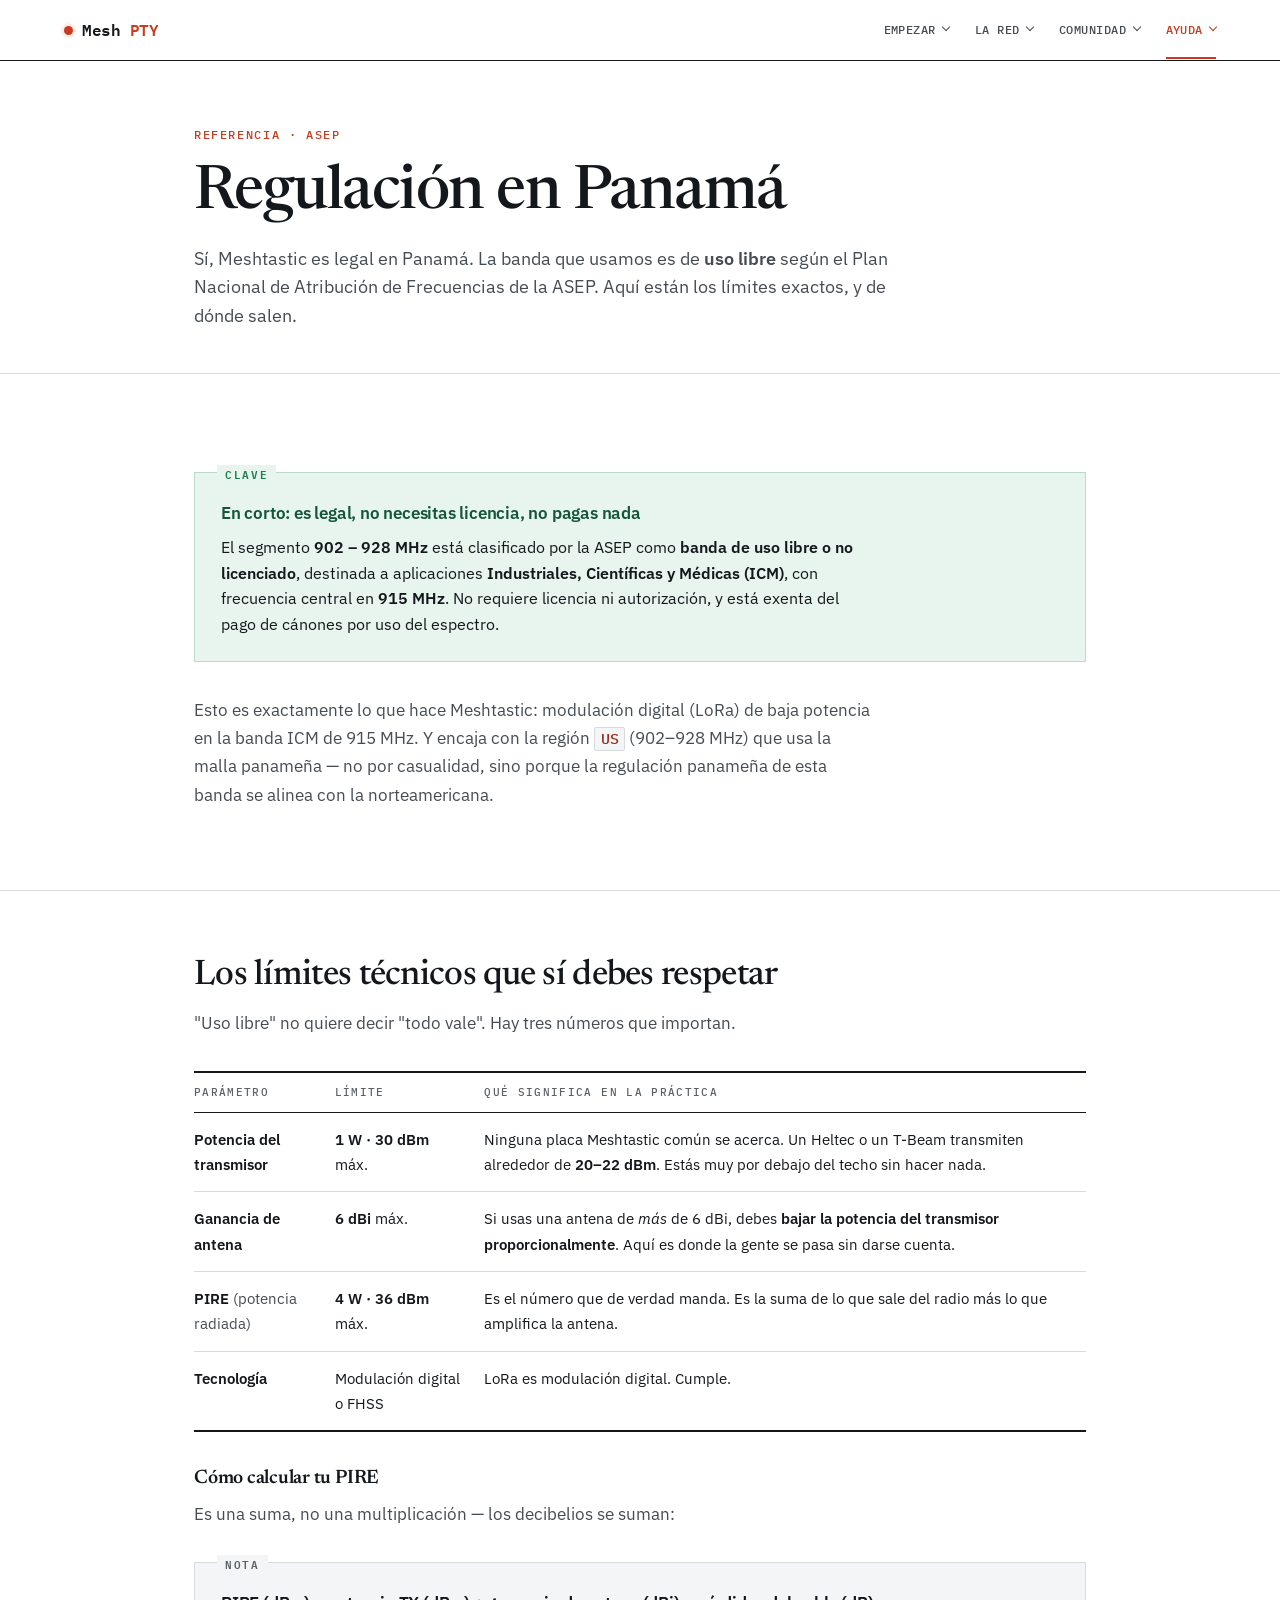
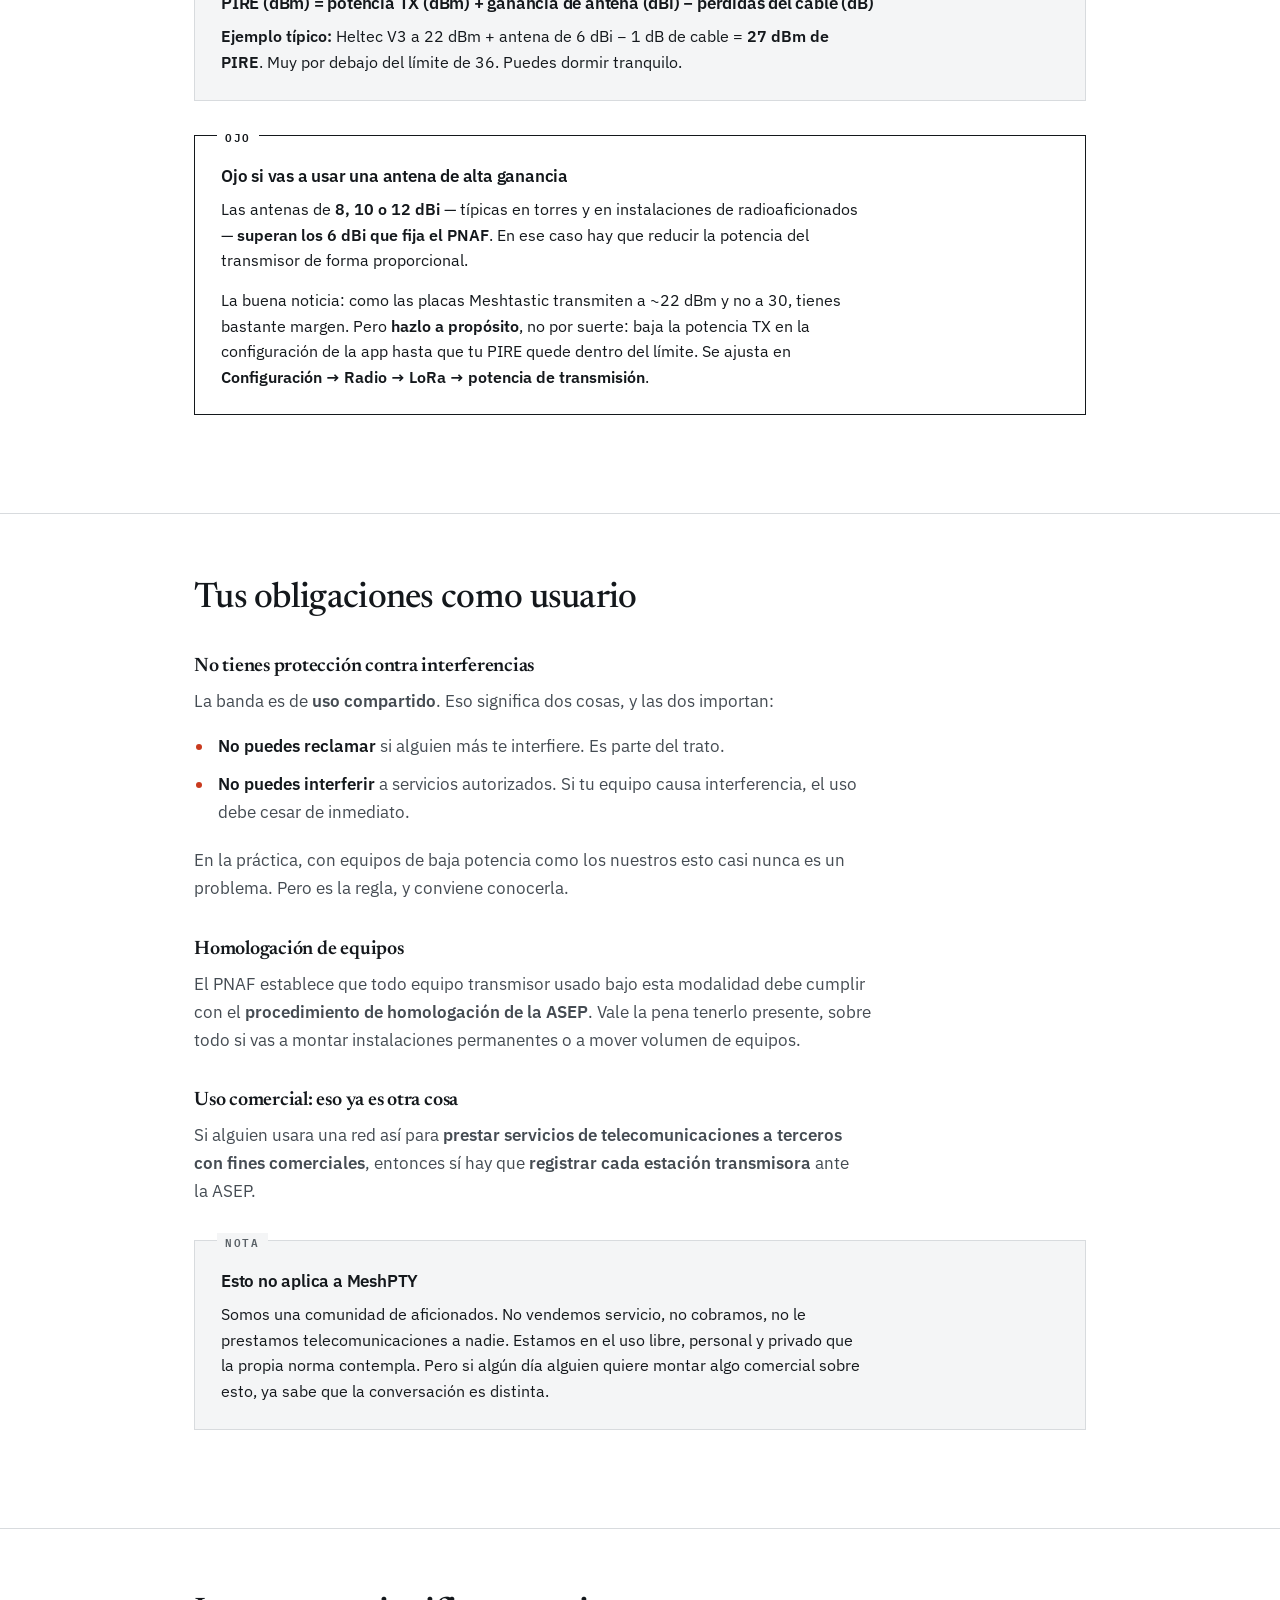
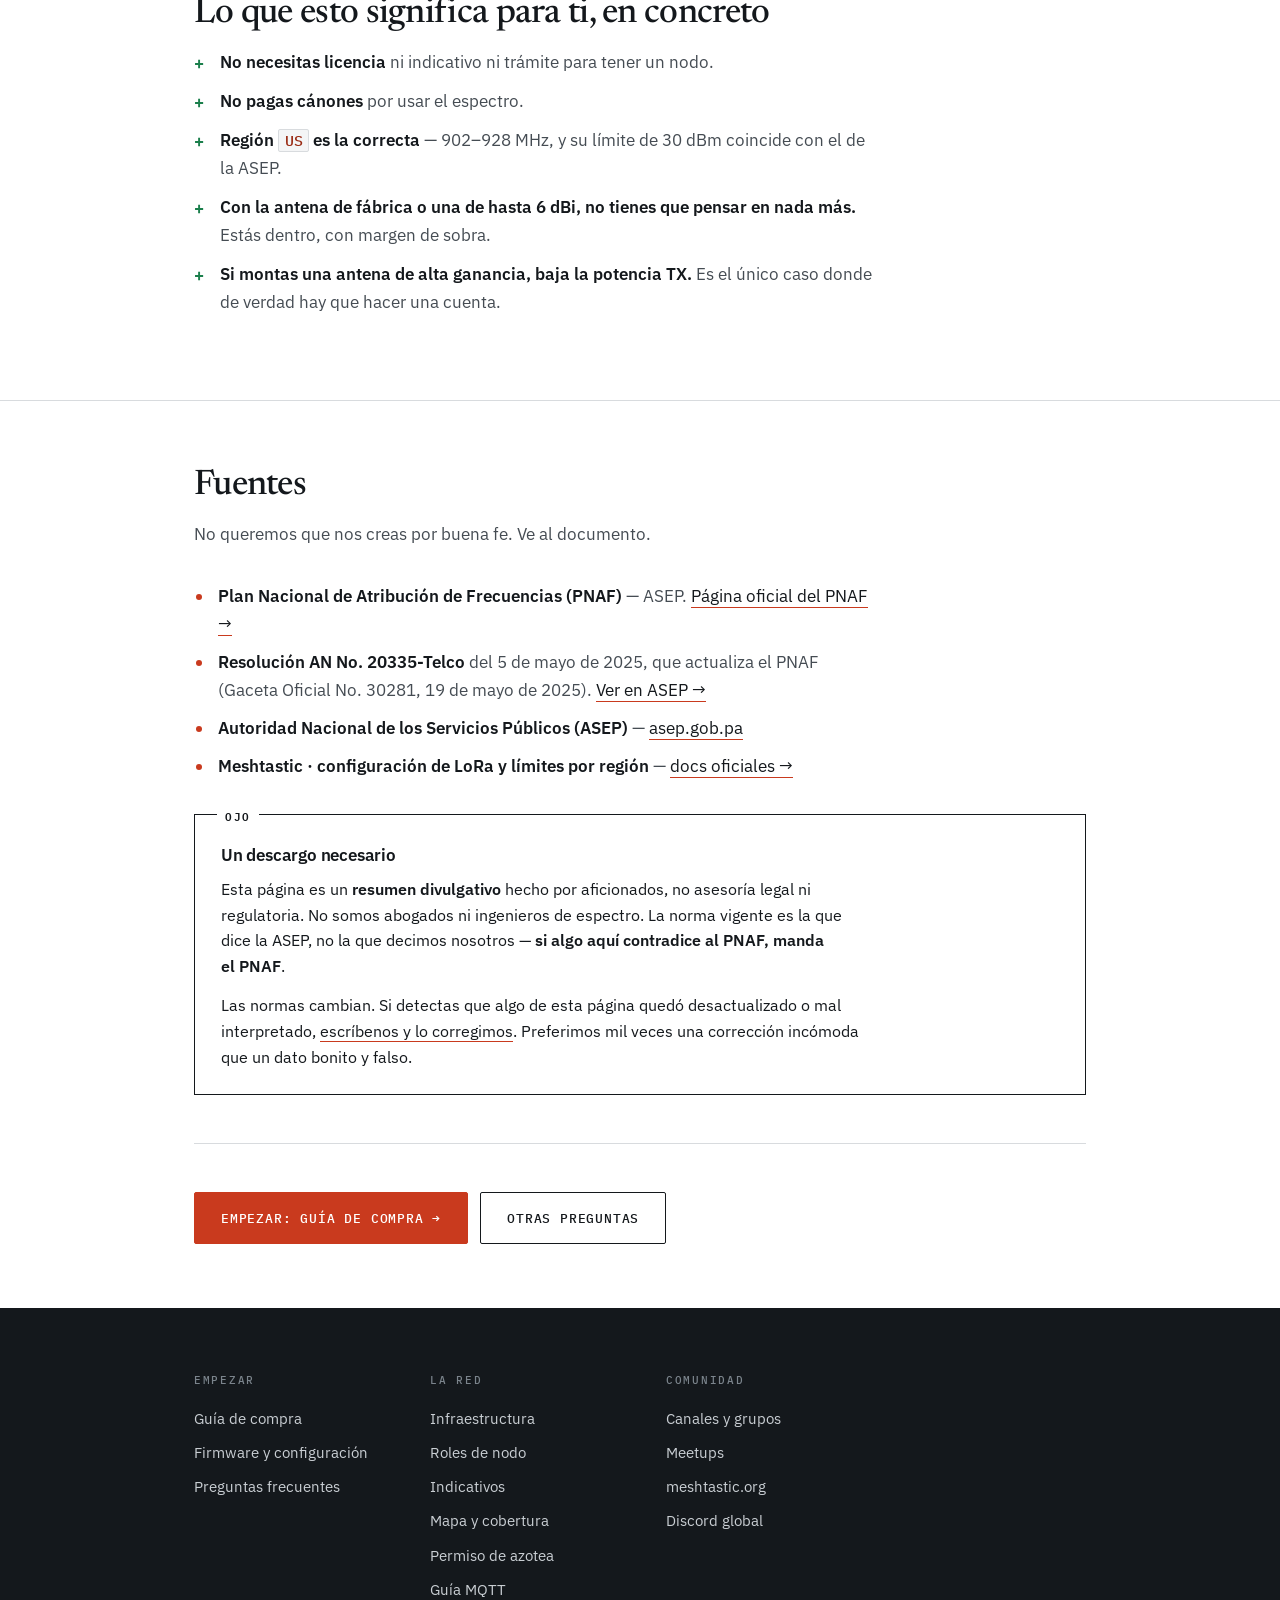
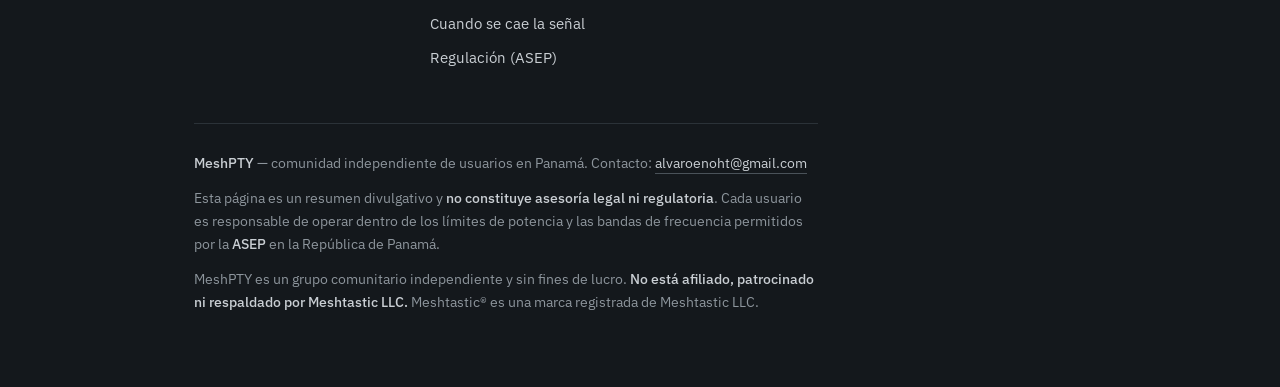
<file: legal.html>
<!DOCTYPE html>
<html lang="es">
<head>
<meta charset="utf-8">
<meta name="viewport" content="width=device-width, initial-scale=1">
<title>Regulación en Panamá (ASEP) — MeshPTY</title>
<meta name="description" content="Sí, Meshtastic es legal en Panamá. La banda 902–928 MHz es de uso libre según el PNAF de la ASEP. Límites de potencia, ganancia de antena, PIRE y homologación.">
<link rel="stylesheet" href="styles.css">
<link rel="icon" href="favicon.svg" type="image/svg+xml">
<meta name="theme-color" content="#14181c">
<meta property="og:type" content="website">
<meta property="og:site_name" content="MeshPTY">
<meta property="og:title" content="Regulación en Panamá (ASEP) — MeshPTY">
<meta property="og:description" content="Sí, Meshtastic es legal en Panamá. La banda 902–928 MHz es de uso libre según el PNAF de la ASEP. Límites de potencia, ganancia de antena, PIRE y homologación.">
<meta property="og:image" content="https://meshpty.github.io/og.png">
<meta property="og:image:width" content="1200">
<meta property="og:image:height" content="630">
<meta name="twitter:card" content="summary_large_image">
</head>
<body>
<a class="skip" href="#main">Saltar al contenido</a>

<nav>
  <div class="wrap-wide">
    <a class="brand" href="index.html"><span class="dot"></span>Mesh<b>PTY</b></a>
    <div class="links">
      <div class="menu">
        <button class="mtrigger" type="button">Empezar</button>
        <div class="drop">
          <a href="comprar.html">Guía de compra</a>
          <a href="instalar.html">Firmware y configuración</a>
        </div>
      </div>
      <div class="menu">
        <button class="mtrigger" type="button">La red</button>
        <div class="drop">
          <a href="nodos-fijos.html">Infraestructura</a>
          <a href="roles.html">Roles de nodo</a>
          <a href="indicativos.html">Indicativos</a>
          <a href="mapa.html">Mapa y cobertura</a>
          <a href="carta-azotea.html">Permiso de azotea</a>
          <a href="mqtt.html">MQTT</a>
        </div>
      </div>
      <div class="menu">
        <button class="mtrigger" type="button">Comunidad</button>
        <div class="drop">
          <a href="comunidad.html">Canales y grupos</a>
          <a href="meetups.html">Meetups</a>
        </div>
      </div>
      <div class="menu on">
        <button class="mtrigger" type="button">Ayuda</button>
        <div class="drop">
          <a href="faq.html">Preguntas frecuentes</a>
          <a href="sin-senal.html">Cuando se cae la señal</a>
          <a href="legal.html" aria-current="page">Regulación (ASEP)</a>
        </div>
      </div>
    </div>
  </div>
</nav>

<main id="main">

<div class="phead">
  <div class="wrap">
    <span class="eyebrow">Referencia · ASEP</span>
    <h1>Regulación en Panamá</h1>
    <p>
      Sí, Meshtastic es legal en Panamá. La banda que usamos es de <strong>uso libre</strong> según el
      Plan Nacional de Atribución de Frecuencias de la ASEP. Aquí están los límites exactos, y de
      dónde salen.
    </p>
  </div>
</div>

<section>
  <div class="wrap">

    <div class="box ok">
      <h3>En corto: es legal, no necesitas licencia, no pagas nada</h3>
      <p class="mb0">
        El segmento <strong>902 – 928 MHz</strong> está clasificado por la ASEP como
        <strong>banda de uso libre o no licenciado</strong>, destinada a aplicaciones
        <strong>Industriales, Científicas y Médicas (ICM)</strong>, con frecuencia central en
        <strong>915 MHz</strong>. No requiere licencia ni autorización, y está exenta del pago de
        cánones por uso del espectro.
      </p>
    </div>

    <p class="muted">
      Esto es exactamente lo que hace Meshtastic: modulación digital (LoRa) de baja potencia en la
      banda ICM de 915 MHz. Y encaja con la región <code>US</code> (902–928 MHz) que usa la malla
      panameña — no por casualidad, sino porque la regulación panameña de esta banda se alinea con la
      norteamericana.
    </p>
  </div>
</section>

<section>
  <div class="wrap">
    <h2>Los límites técnicos que sí debes respetar</h2>
    <p class="sub">
      "Uso libre" no quiere decir "todo vale". Hay tres números que importan.
    </p>

    <div class="tbl-wrap">
      <table class="tbl">
        <thead>
          <tr><th scope="col">Parámetro</th><th scope="col">Límite</th><th scope="col">Qué significa en la práctica</th></tr>
        </thead>
        <tbody>
          <tr>
            <td><strong>Potencia del transmisor</strong></td>
            <td><strong>1 W · 30 dBm</strong> máx.</td>
            <td>
              Ninguna placa Meshtastic común se acerca. Un Heltec o un T-Beam transmiten alrededor de
              <strong>20–22 dBm</strong>. Estás muy por debajo del techo sin hacer nada.
            </td>
          </tr>
          <tr>
            <td><strong>Ganancia de antena</strong></td>
            <td><strong>6 dBi</strong> máx.</td>
            <td>
              Si usas una antena de <em>más</em> de 6 dBi, debes <strong>bajar la potencia del
              transmisor proporcionalmente</strong>. Aquí es donde la gente se pasa sin darse cuenta.
            </td>
          </tr>
          <tr>
            <td><strong>PIRE</strong> (potencia radiada)</td>
            <td><strong>4 W · 36 dBm</strong> máx.</td>
            <td>
              Es el número que de verdad manda. Es la suma de lo que sale del radio más lo que
              amplifica la antena.
            </td>
          </tr>
          <tr>
            <td><strong>Tecnología</strong></td>
            <td>Modulación digital o FHSS</td>
            <td>LoRa es modulación digital. Cumple.</td>
          </tr>
        </tbody>
      </table>
    </div>

    <h3>Cómo calcular tu PIRE</h3>
    <p class="muted">Es una suma, no una multiplicación — los decibelios se suman:</p>

    <div class="box info">
      <h3>PIRE (dBm) = potencia TX (dBm) + ganancia de antena (dBi) − pérdidas del cable (dB)</h3>
      <p class="mb0">
        <strong>Ejemplo típico:</strong> Heltec V3 a 22 dBm + antena de 6 dBi − 1 dB de cable =
        <strong>27 dBm de PIRE</strong>. Muy por debajo del límite de 36. Puedes dormir tranquilo.
      </p>
    </div>

    <div class="box warn">
      <h3>Ojo si vas a usar una antena de alta ganancia</h3>
      <p>
        Las antenas de <strong>8, 10 o 12 dBi</strong> — típicas en torres y en instalaciones de
        radioaficionados — <strong>superan los 6 dBi que fija el PNAF</strong>. En ese caso hay que
        reducir la potencia del transmisor de forma proporcional.
      </p>
      <p class="mb0">
        La buena noticia: como las placas Meshtastic transmiten a ~22 dBm y no a 30, tienes bastante
        margen. Pero <strong>hazlo a propósito</strong>, no por suerte: baja la potencia TX en la
        configuración de la app hasta que tu PIRE quede dentro del límite. Se ajusta en
        <strong>Configuración → Radio → LoRa → potencia de transmisión</strong>.
      </p>
    </div>
  </div>
</section>

<section>
  <div class="wrap">
    <h2>Tus obligaciones como usuario</h2>

    <h3>No tienes protección contra interferencias</h3>
    <p class="muted">
      La banda es de <strong>uso compartido</strong>. Eso significa dos cosas, y las dos importan:
    </p>
    <ul class="plain">
      <li><strong>No puedes reclamar</strong> si alguien más te interfiere. Es parte del trato.</li>
      <li><strong>No puedes interferir</strong> a servicios autorizados. Si tu equipo causa interferencia, el uso debe cesar de inmediato.</li>
    </ul>
    <p class="muted">
      En la práctica, con equipos de baja potencia como los nuestros esto casi nunca es un problema.
      Pero es la regla, y conviene conocerla.
    </p>

    <h3>Homologación de equipos</h3>
    <p class="muted">
      El PNAF establece que todo equipo transmisor usado bajo esta modalidad debe cumplir con el
      <strong>procedimiento de homologación de la ASEP</strong>. Vale la pena tenerlo presente, sobre
      todo si vas a montar instalaciones permanentes o a mover volumen de equipos.
    </p>

    <h3>Uso comercial: eso ya es otra cosa</h3>
    <p class="muted">
      Si alguien usara una red así para <strong>prestar servicios de telecomunicaciones a terceros con
      fines comerciales</strong>, entonces sí hay que <strong>registrar cada estación transmisora</strong>
      ante la ASEP.
    </p>
    <div class="box info">
      <h3>Esto no aplica a MeshPTY</h3>
      <p class="mb0">
        Somos una comunidad de aficionados. No vendemos servicio, no cobramos, no le prestamos
        telecomunicaciones a nadie. Estamos en el uso libre, personal y privado que la propia norma
        contempla. Pero si algún día alguien quiere montar algo comercial sobre esto, ya sabe que la
        conversación es distinta.
      </p>
    </div>
  </div>
</section>

<section>
  <div class="wrap">
    <h2>Lo que esto significa para ti, en concreto</h2>

    <ul class="check">
      <li><strong>No necesitas licencia</strong> ni indicativo ni trámite para tener un nodo.</li>
      <li><strong>No pagas cánones</strong> por usar el espectro.</li>
      <li><strong>Región <code>US</code> es la correcta</strong> — 902–928 MHz, y su límite de 30 dBm coincide con el de la ASEP.</li>
      <li><strong>Con la antena de fábrica o una de hasta 6 dBi, no tienes que pensar en nada más.</strong> Estás dentro, con margen de sobra.</li>
      <li><strong>Si montas una antena de alta ganancia, baja la potencia TX.</strong> Es el único caso donde de verdad hay que hacer una cuenta.</li>
    </ul>
  </div>
</section>

<section>
  <div class="wrap">
    <h2>Fuentes</h2>
    <p class="sub">
      No queremos que nos creas por buena fe. Ve al documento.
    </p>

    <ul class="plain">
      <li>
        <strong>Plan Nacional de Atribución de Frecuencias (PNAF)</strong> — ASEP.
        <a href="https://asep.gob.pa/direcciones/telecomunicaciones/pnaf/" target="_blank" rel="noopener">Página oficial del PNAF →</a>
      </li>
      <li>
        <strong>Resolución AN No. 20335-Telco</strong> del 5 de mayo de 2025, que actualiza el PNAF
        (Gaceta Oficial No. 30281, 19 de mayo de 2025).
        <a href="https://asep.gob.pa/an-no-20335-telco-de-2025-05-05/" target="_blank" rel="noopener">Ver en ASEP →</a>
      </li>
      <li>
        <strong>Autoridad Nacional de los Servicios Públicos (ASEP)</strong> —
        <a href="https://www.asep.gob.pa" target="_blank" rel="noopener">asep.gob.pa</a>
      </li>
      <li>
        <strong>Meshtastic · configuración de LoRa y límites por región</strong> —
        <a href="https://meshtastic.org/docs/configuration/radio/lora/" target="_blank" rel="noopener">docs oficiales →</a>
      </li>
    </ul>

    <div class="box warn">
      <h3>Un descargo necesario</h3>
      <p>
        Esta página es un <strong>resumen divulgativo</strong> hecho por aficionados, no asesoría legal
        ni regulatoria. No somos abogados ni ingenieros de espectro. La norma vigente es la que dice la
        ASEP, no la que decimos nosotros — <strong>si algo aquí contradice al PNAF, manda el PNAF</strong>.
      </p>
      <p class="mb0">
        Las normas cambian. Si detectas que algo de esta página quedó desactualizado o mal interpretado,
        <a href="mailto:alvaroenoht@gmail.com?subject=Corrección%20—%20página%20legal%20MeshPTY">escríbenos y lo corregimos</a>.
        Preferimos mil veces una corrección incómoda que un dato bonito y falso.
      </p>
    </div>

    <hr class="rule">

    <div class="cta">
      <a class="btn primary" href="comprar.html">Empezar: guía de compra →</a>
      <a class="btn" href="faq.html">Otras preguntas</a>
    </div>
  </div>
</section>

</main>

<footer>
  <div class="wrap">
    <div class="cols">
      <div class="col">
        <h4>Empezar</h4>
        <a href="comprar.html">Guía de compra</a>
        <a href="instalar.html">Firmware y configuración</a>
        <a href="faq.html">Preguntas frecuentes</a>
      </div>
      <div class="col">
        <h4>La red</h4>
        <a href="nodos-fijos.html">Infraestructura</a>
        <a href="roles.html">Roles de nodo</a>
        <a href="indicativos.html">Indicativos</a>
        <a href="mapa.html">Mapa y cobertura</a>
        <a href="carta-azotea.html">Permiso de azotea</a>
        <a href="mqtt.html">Guía MQTT</a>
        <a href="sin-senal.html">Cuando se cae la señal</a>
        <a href="legal.html">Regulación (ASEP)</a>
      </div>
      <div class="col">
        <h4>Comunidad</h4>
        <a href="comunidad.html">Canales y grupos</a>
        <a href="meetups.html">Meetups</a>
        <a href="https://meshtastic.org" target="_blank" rel="noopener">meshtastic.org</a>
        <a href="https://discord.com/invite/ktMAKGBnBs" target="_blank" rel="noopener">Discord global</a>
      </div>
    </div>

    <div class="fine">
      <p>
        <strong>MeshPTY</strong> — comunidad independiente de usuarios en Panamá.
        Contacto: <a href="mailto:alvaroenoht@gmail.com">alvaroenoht@gmail.com</a>
      </p>
      <p>
        Esta página es un resumen divulgativo y <strong>no constituye asesoría legal ni regulatoria</strong>.
        Cada usuario es responsable de operar dentro de los límites de potencia y las bandas de
        frecuencia permitidos por la <strong>ASEP</strong> en la República de Panamá.
      </p>
      <p>
        MeshPTY es un grupo comunitario independiente y sin fines de lucro. <strong>No está
        afiliado, patrocinado ni respaldado por Meshtastic LLC.</strong> Meshtastic® es una marca
        registrada de Meshtastic LLC.
      </p>
    </div>
  </div>
</footer>

</body>
</html>
</file>
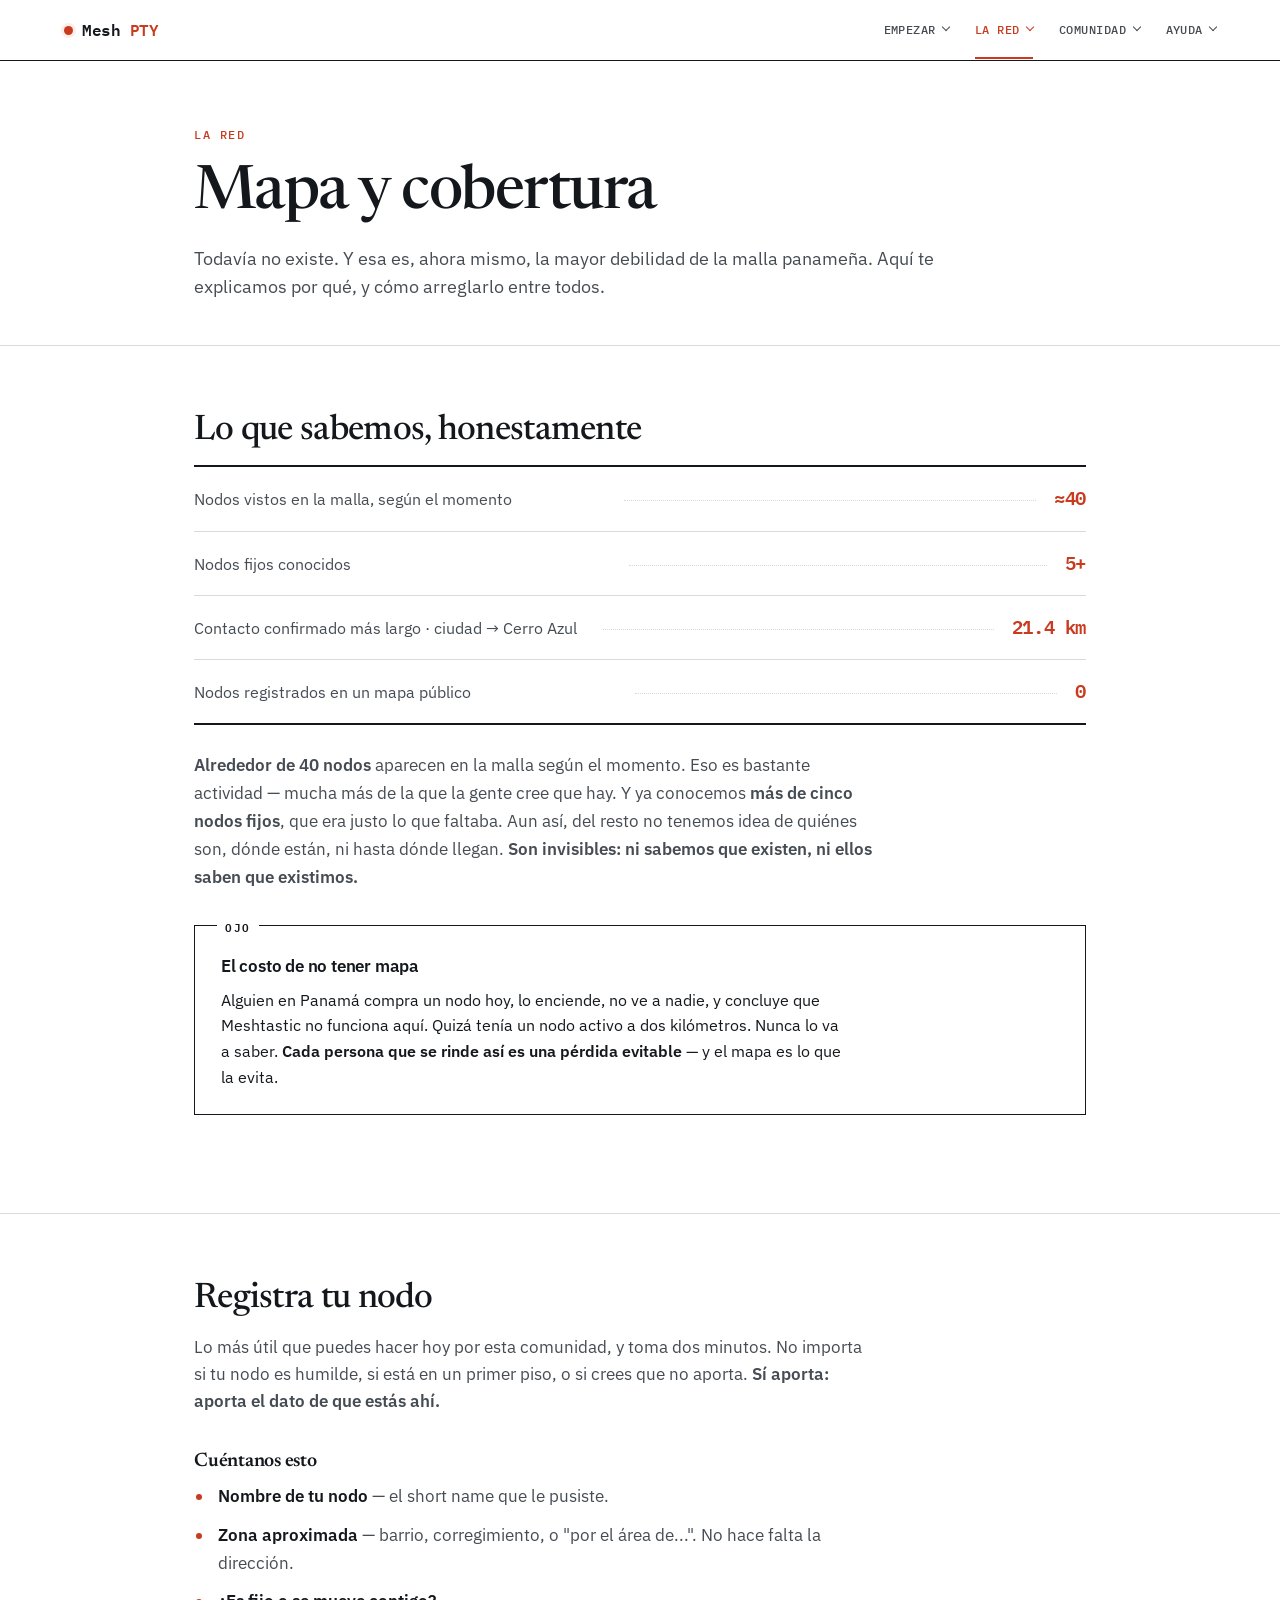
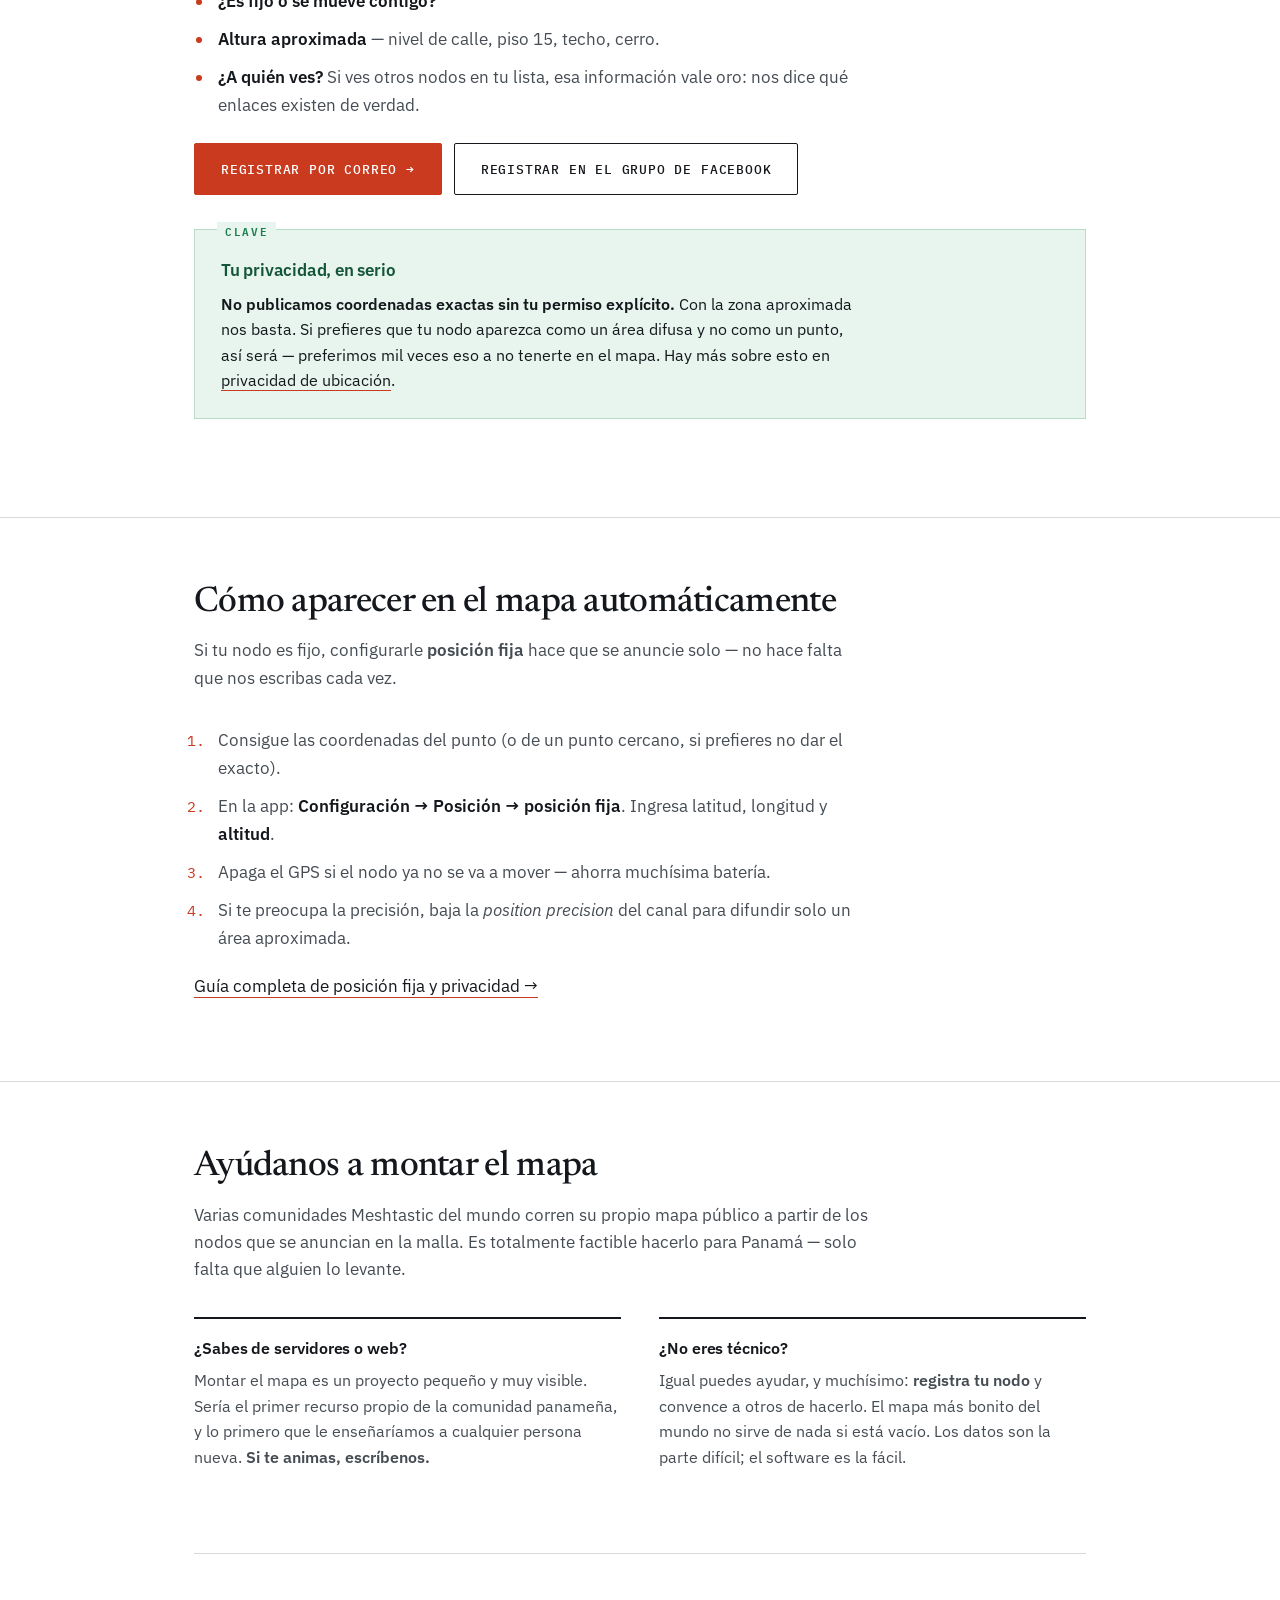
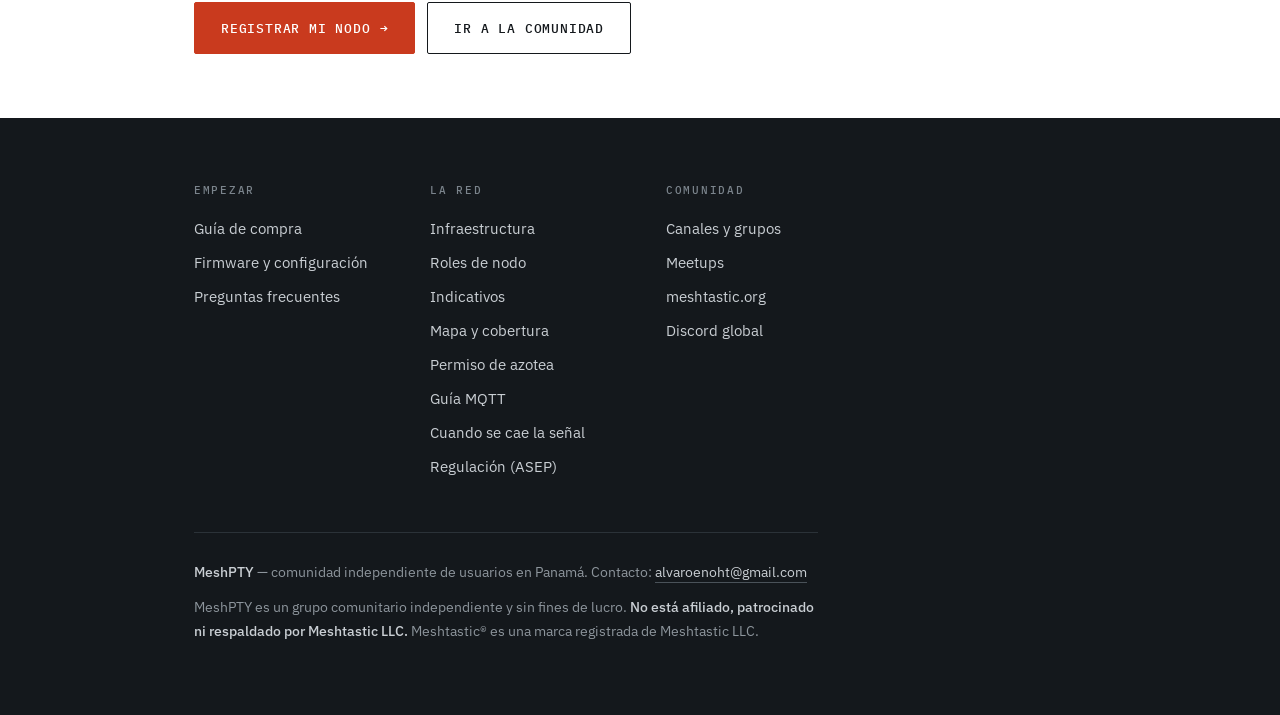
<file: mapa.html>
<!DOCTYPE html>
<html lang="es">
<head>
<meta charset="utf-8">
<meta name="viewport" content="width=device-width, initial-scale=1">
<title>Mapa y cobertura — MeshPTY</title>
<meta name="description" content="Mapa de la malla Meshtastic en Panamá. Registra tu nodo, reporta tu cobertura y ayúdanos a saber dónde falta el próximo repetidor.">
<link rel="stylesheet" href="styles.css">
<link rel="icon" href="favicon.svg" type="image/svg+xml">
<meta name="theme-color" content="#14181c">
<meta property="og:type" content="website">
<meta property="og:site_name" content="MeshPTY">
<meta property="og:title" content="Mapa y cobertura — MeshPTY">
<meta property="og:description" content="Mapa de la malla Meshtastic en Panamá. Registra tu nodo, reporta tu cobertura y ayúdanos a saber dónde falta el próximo repetidor.">
<meta property="og:image" content="https://meshpty.github.io/og.png">
<meta property="og:image:width" content="1200">
<meta property="og:image:height" content="630">
<meta name="twitter:card" content="summary_large_image">
</head>
<body>
<a class="skip" href="#main">Saltar al contenido</a>

<nav>
  <div class="wrap-wide">
    <a class="brand" href="index.html"><span class="dot"></span>Mesh<b>PTY</b></a>
    <div class="links">
      <div class="menu">
        <button class="mtrigger" type="button">Empezar</button>
        <div class="drop">
          <a href="comprar.html">Guía de compra</a>
          <a href="instalar.html">Firmware y configuración</a>
        </div>
      </div>
      <div class="menu on">
        <button class="mtrigger" type="button">La red</button>
        <div class="drop">
          <a href="nodos-fijos.html">Infraestructura</a>
          <a href="roles.html">Roles de nodo</a>
          <a href="indicativos.html">Indicativos</a>
          <a href="mapa.html" aria-current="page">Mapa y cobertura</a>
          <a href="carta-azotea.html">Permiso de azotea</a>
          <a href="mqtt.html">MQTT</a>
        </div>
      </div>
      <div class="menu">
        <button class="mtrigger" type="button">Comunidad</button>
        <div class="drop">
          <a href="comunidad.html">Canales y grupos</a>
          <a href="meetups.html">Meetups</a>
        </div>
      </div>
      <div class="menu">
        <button class="mtrigger" type="button">Ayuda</button>
        <div class="drop">
          <a href="faq.html">Preguntas frecuentes</a>
          <a href="sin-senal.html">Cuando se cae la señal</a>
          <a href="legal.html">Regulación (ASEP)</a>
        </div>
      </div>
    </div>
  </div>
</nav>

<main id="main">

<div class="phead">
  <div class="wrap">
    <span class="eyebrow">La red</span>
    <h1>Mapa y cobertura</h1>
    <p>
      Todavía no existe. Y esa es, ahora mismo, la mayor debilidad de la malla panameña.
      Aquí te explicamos por qué, y cómo arreglarlo entre todos.
    </p>
  </div>
</div>

<section>
  <div class="wrap">
    <h2 class="mt0">Lo que sabemos, honestamente</h2>

    <div class="ledger">
      <dl>
        <div class="row">
          <dt>Nodos vistos en la malla, según el momento</dt>
          <span class="lead" aria-hidden="true"></span>
          <dd>≈40</dd>
        </div>
        <div class="row">
          <dt>Nodos fijos conocidos</dt>
          <span class="lead" aria-hidden="true"></span>
          <dd>5+</dd>
        </div>
        <div class="row">
          <dt>Contacto confirmado más largo · ciudad → Cerro Azul</dt>
          <span class="lead" aria-hidden="true"></span>
          <dd>21.4 km</dd>
        </div>
        <div class="row">
          <dt>Nodos registrados en un mapa público</dt>
          <span class="lead" aria-hidden="true"></span>
          <dd>0</dd>
        </div>
      </dl>
    </div>

    <p class="muted" style="margin-top:26px">
      <strong>Alrededor de 40 nodos</strong> aparecen en la malla según el momento. Eso es bastante
      actividad — mucha más de la que la gente cree que hay. Y ya conocemos <strong>más de cinco nodos
      fijos</strong>, que era justo lo que faltaba. Aun así, del resto no tenemos idea de quiénes son,
      dónde están, ni hasta dónde llegan. <strong>Son invisibles: ni sabemos que existen, ni ellos saben que existimos.</strong>
    </p>

    <div class="box warn">
      <h3>El costo de no tener mapa</h3>
      <p class="mb0">
        Alguien en Panamá compra un nodo hoy, lo enciende, no ve a nadie, y concluye que Meshtastic
        no funciona aquí. Quizá tenía un nodo activo a dos kilómetros. Nunca lo va a saber.
        <strong>Cada persona que se rinde así es una pérdida evitable</strong> — y el mapa es lo que
        la evita.
      </p>
    </div>
  </div>
</section>

<section id="registra">
  <div class="wrap">
    <h2>Registra tu nodo</h2>
    <p class="sub">
      Lo más útil que puedes hacer hoy por esta comunidad, y toma dos minutos. No importa si tu nodo
      es humilde, si está en un primer piso, o si crees que no aporta. <strong>Sí aporta: aporta el
      dato de que estás ahí.</strong>
    </p>

    <h3>Cuéntanos esto</h3>
    <ul class="plain">
      <li><strong>Nombre de tu nodo</strong> — el short name que le pusiste.</li>
      <li><strong>Zona aproximada</strong> — barrio, corregimiento, o "por el área de...". No hace falta la dirección.</li>
      <li><strong>¿Es fijo o se mueve contigo?</strong></li>
      <li><strong>Altura aproximada</strong> — nivel de calle, piso 15, techo, cerro.</li>
      <li><strong>¿A quién ves?</strong> Si ves otros nodos en tu lista, esa información vale oro: nos dice qué enlaces existen de verdad.</li>
    </ul>

    <div class="cta" style="margin-top:24px">
      <a class="btn primary" href="mailto:alvaroenoht@gmail.com?subject=Registro%20de%20nodo%20MeshPTY">Registrar por correo →</a>
      <a class="btn" href="https://www.facebook.com/groups/4256086874610786" target="_blank" rel="noopener">Registrar en el grupo de Facebook</a>
    </div>

    <div class="box ok">
      <h3>Tu privacidad, en serio</h3>
      <p class="mb0">
        <strong>No publicamos coordenadas exactas sin tu permiso explícito.</strong> Con la zona
        aproximada nos basta. Si prefieres que tu nodo aparezca como un área difusa y no como un
        punto, así será — preferimos mil veces eso a no tenerte en el mapa.
        Hay más sobre esto en <a href="nodos-fijos.html#privacidad">privacidad de ubicación</a>.
      </p>
    </div>
  </div>
</section>

<section>
  <div class="wrap">
    <h2>Cómo aparecer en el mapa automáticamente</h2>
    <p class="sub">
      Si tu nodo es fijo, configurarle <strong>posición fija</strong> hace que se anuncie solo — no
      hace falta que nos escribas cada vez.
    </p>

    <ol class="plain">
      <li>Consigue las coordenadas del punto (o de un punto cercano, si prefieres no dar el exacto).</li>
      <li>En la app: <strong>Configuración → Posición → posición fija</strong>. Ingresa latitud, longitud y <strong>altitud</strong>.</li>
      <li>Apaga el GPS si el nodo ya no se va a mover — ahorra muchísima batería.</li>
      <li>Si te preocupa la precisión, baja la <em>position precision</em> del canal para difundir solo un área aproximada.</li>
    </ol>

    <p class="muted">
      <a href="nodos-fijos.html#posicion-fija">Guía completa de posición fija y privacidad →</a>
    </p>
  </div>
</section>

<section>
  <div class="wrap">
    <h2>Ayúdanos a montar el mapa</h2>
    <p class="sub">
      Varias comunidades Meshtastic del mundo corren su propio mapa público a partir de los nodos que
      se anuncian en la malla. Es totalmente factible hacerlo para Panamá — solo falta que alguien lo
      levante.
    </p>

    <div class="grid g2">
      <div class="card">
        <h3>¿Sabes de servidores o web?</h3>
        <p>
          Montar el mapa es un proyecto pequeño y muy visible. Sería el primer recurso propio de la
          comunidad panameña, y lo primero que le enseñaríamos a cualquier persona nueva.
          <strong>Si te animas, escríbenos.</strong>
        </p>
      </div>
      <div class="card">
        <h3>¿No eres técnico?</h3>
        <p>
          Igual puedes ayudar, y muchísimo: <strong>registra tu nodo</strong> y convence a otros de
          hacerlo. El mapa más bonito del mundo no sirve de nada si está vacío. Los datos son la
          parte difícil; el software es la fácil.
        </p>
      </div>
    </div>

    <hr class="rule">

    <div class="cta">
      <a class="btn primary" href="mailto:alvaroenoht@gmail.com?subject=Registro%20de%20nodo%20MeshPTY">Registrar mi nodo →</a>
      <a class="btn" href="comunidad.html">Ir a la comunidad</a>
    </div>
  </div>
</section>

</main>

<footer>
  <div class="wrap">
    <div class="cols">
      <div class="col">
        <h4>Empezar</h4>
        <a href="comprar.html">Guía de compra</a>
        <a href="instalar.html">Firmware y configuración</a>
        <a href="faq.html">Preguntas frecuentes</a>
      </div>
      <div class="col">
        <h4>La red</h4>
        <a href="nodos-fijos.html">Infraestructura</a>
        <a href="roles.html">Roles de nodo</a>
        <a href="indicativos.html">Indicativos</a>
        <a href="mapa.html">Mapa y cobertura</a>
        <a href="carta-azotea.html">Permiso de azotea</a>
        <a href="mqtt.html">Guía MQTT</a>
        <a href="sin-senal.html">Cuando se cae la señal</a>
        <a href="legal.html">Regulación (ASEP)</a>
      </div>
      <div class="col">
        <h4>Comunidad</h4>
        <a href="comunidad.html">Canales y grupos</a>
        <a href="meetups.html">Meetups</a>
        <a href="https://meshtastic.org" target="_blank" rel="noopener">meshtastic.org</a>
        <a href="https://discord.com/invite/ktMAKGBnBs" target="_blank" rel="noopener">Discord global</a>
      </div>
    </div>

    <div class="fine">
      <p>
        <strong>MeshPTY</strong> — comunidad independiente de usuarios en Panamá.
        Contacto: <a href="mailto:alvaroenoht@gmail.com">alvaroenoht@gmail.com</a>
      </p>
      <p>
        MeshPTY es un grupo comunitario independiente y sin fines de lucro. <strong>No está
        afiliado, patrocinado ni respaldado por Meshtastic LLC.</strong> Meshtastic® es una marca
        registrada de Meshtastic LLC.
      </p>
    </div>
  </div>
</footer>

</body>
</html>
</file>
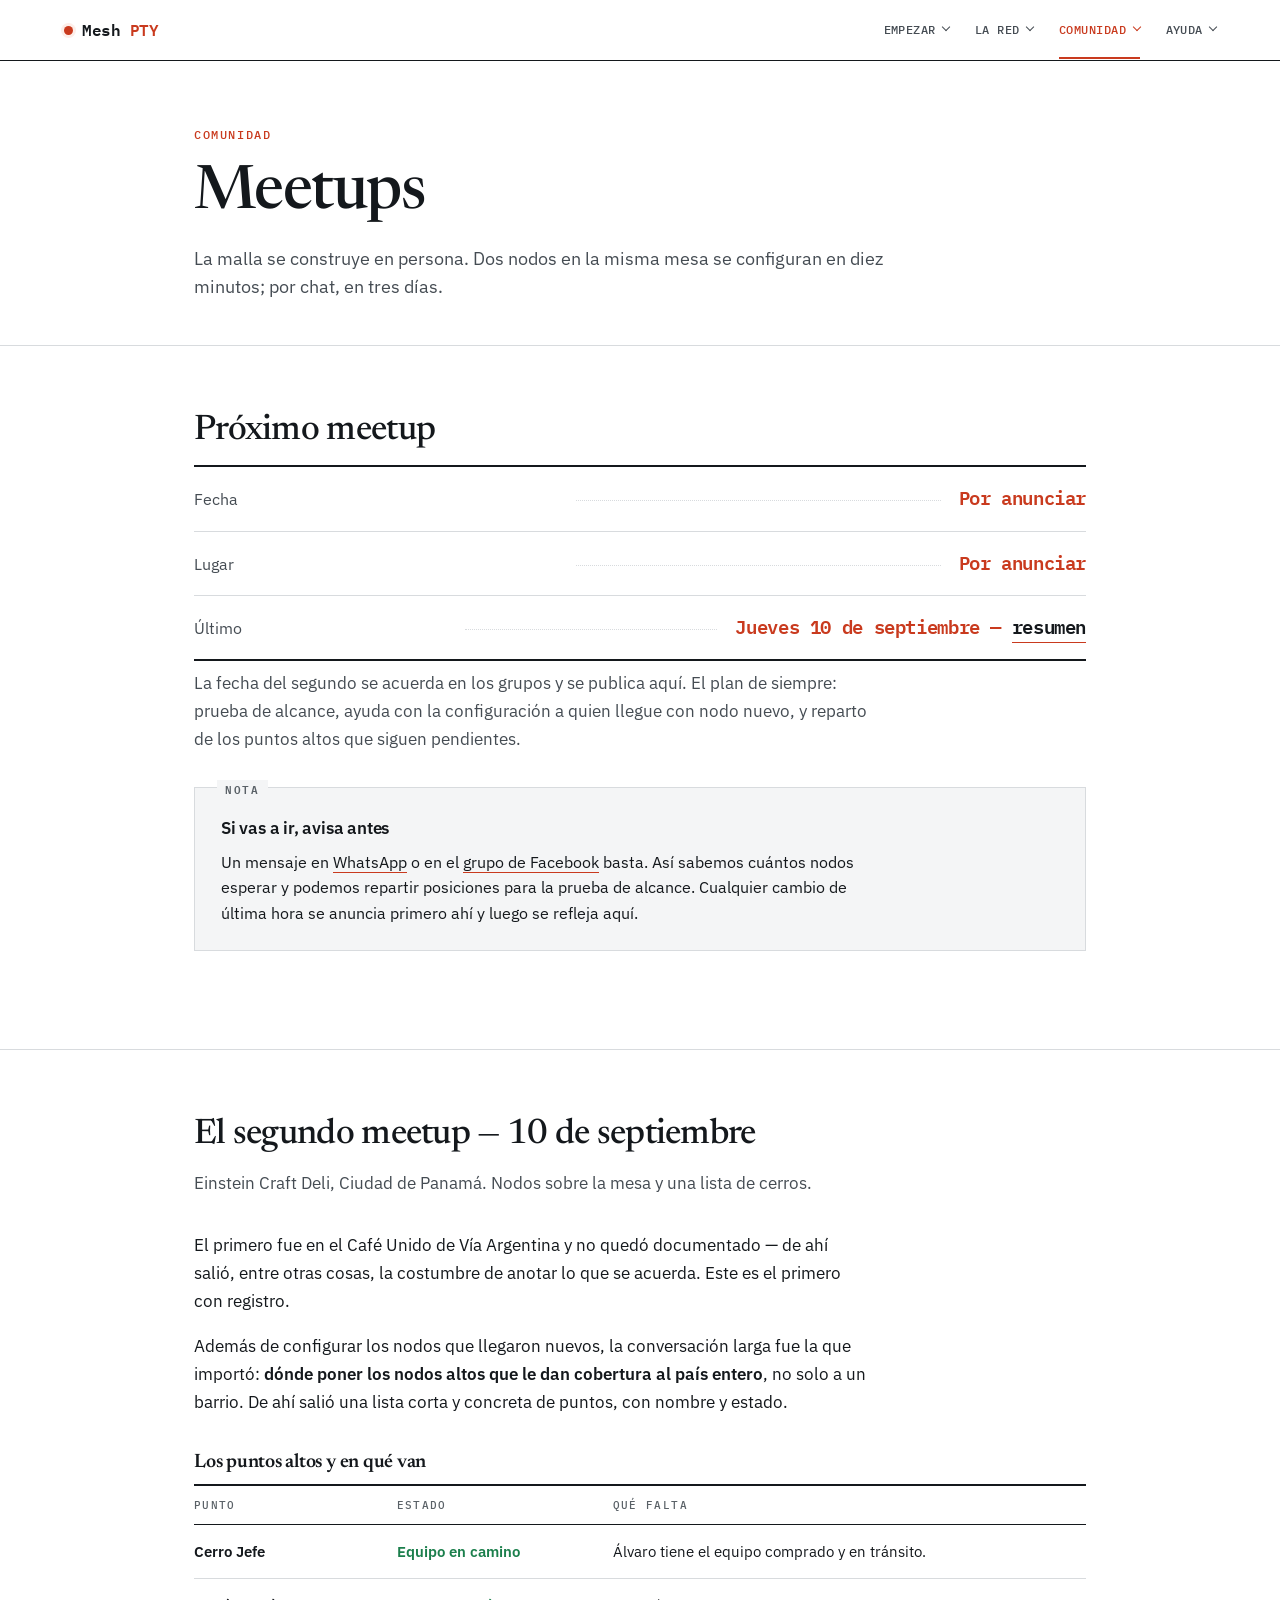
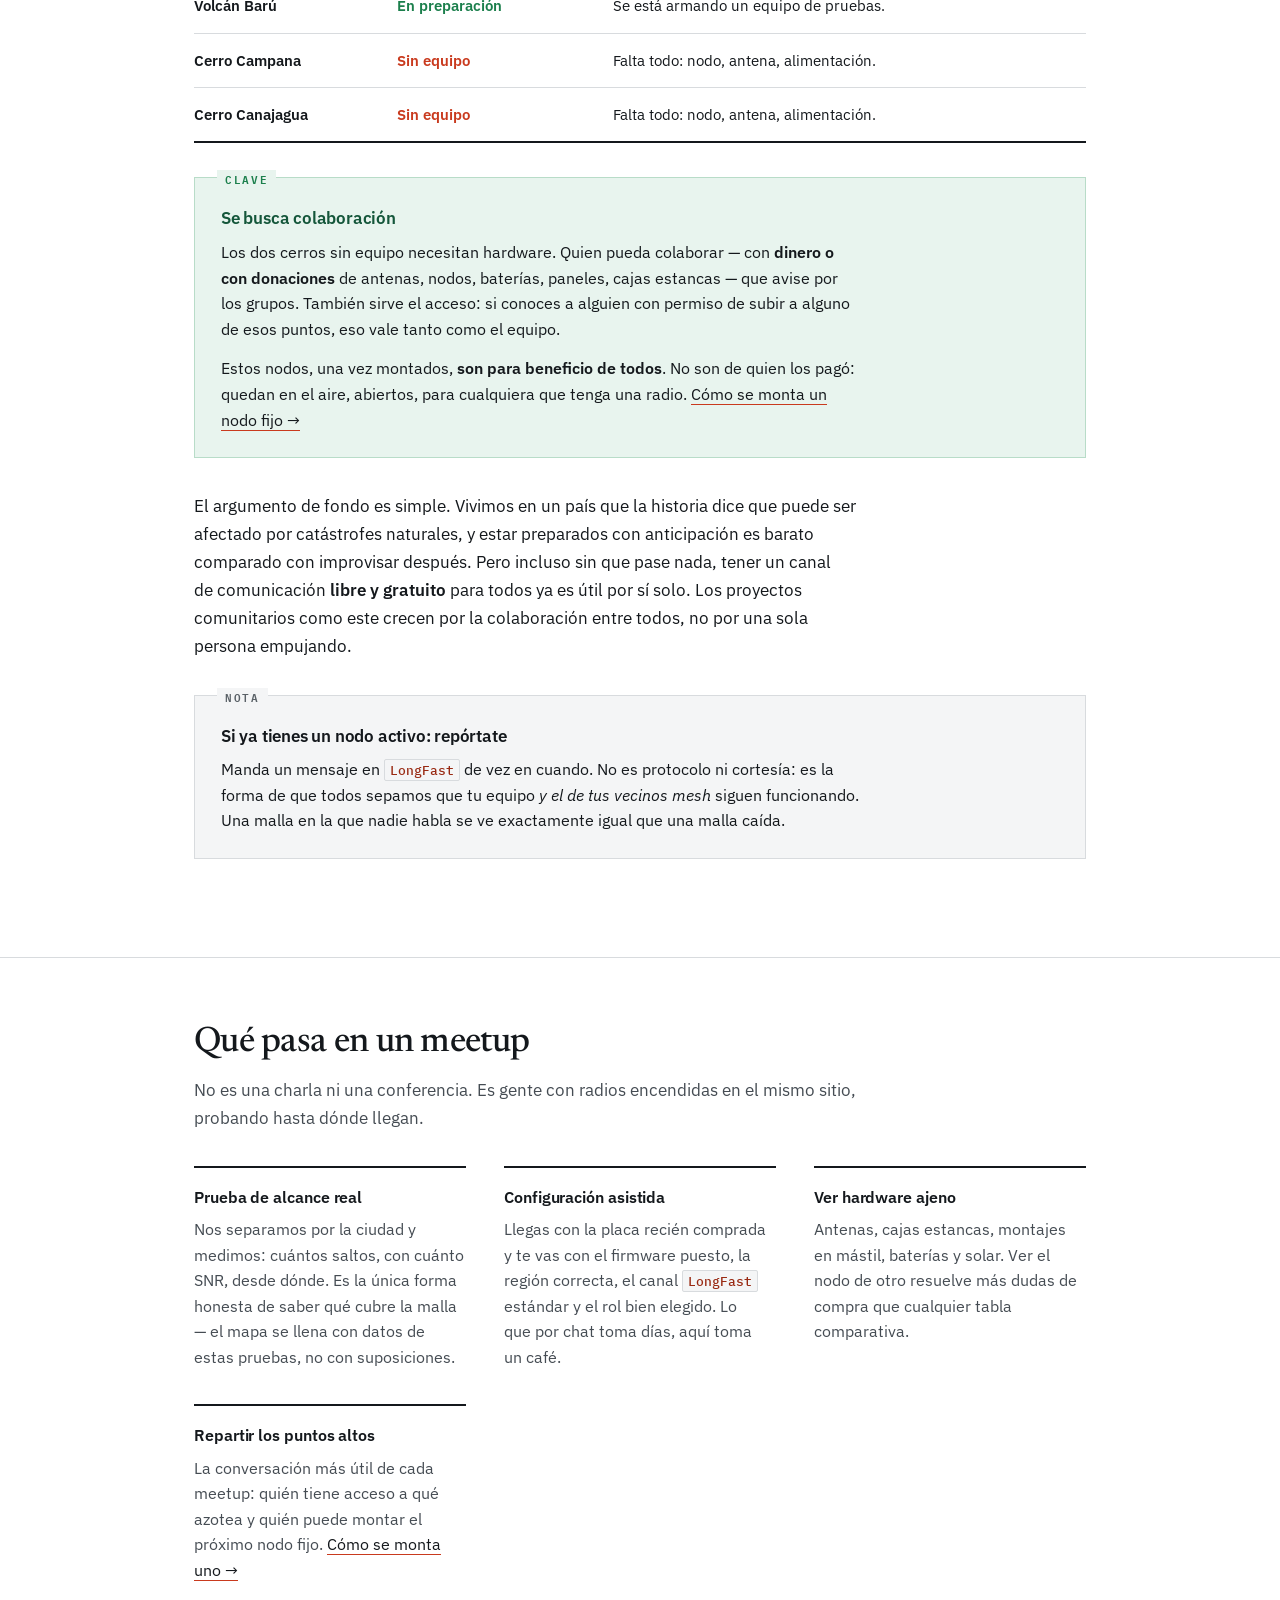
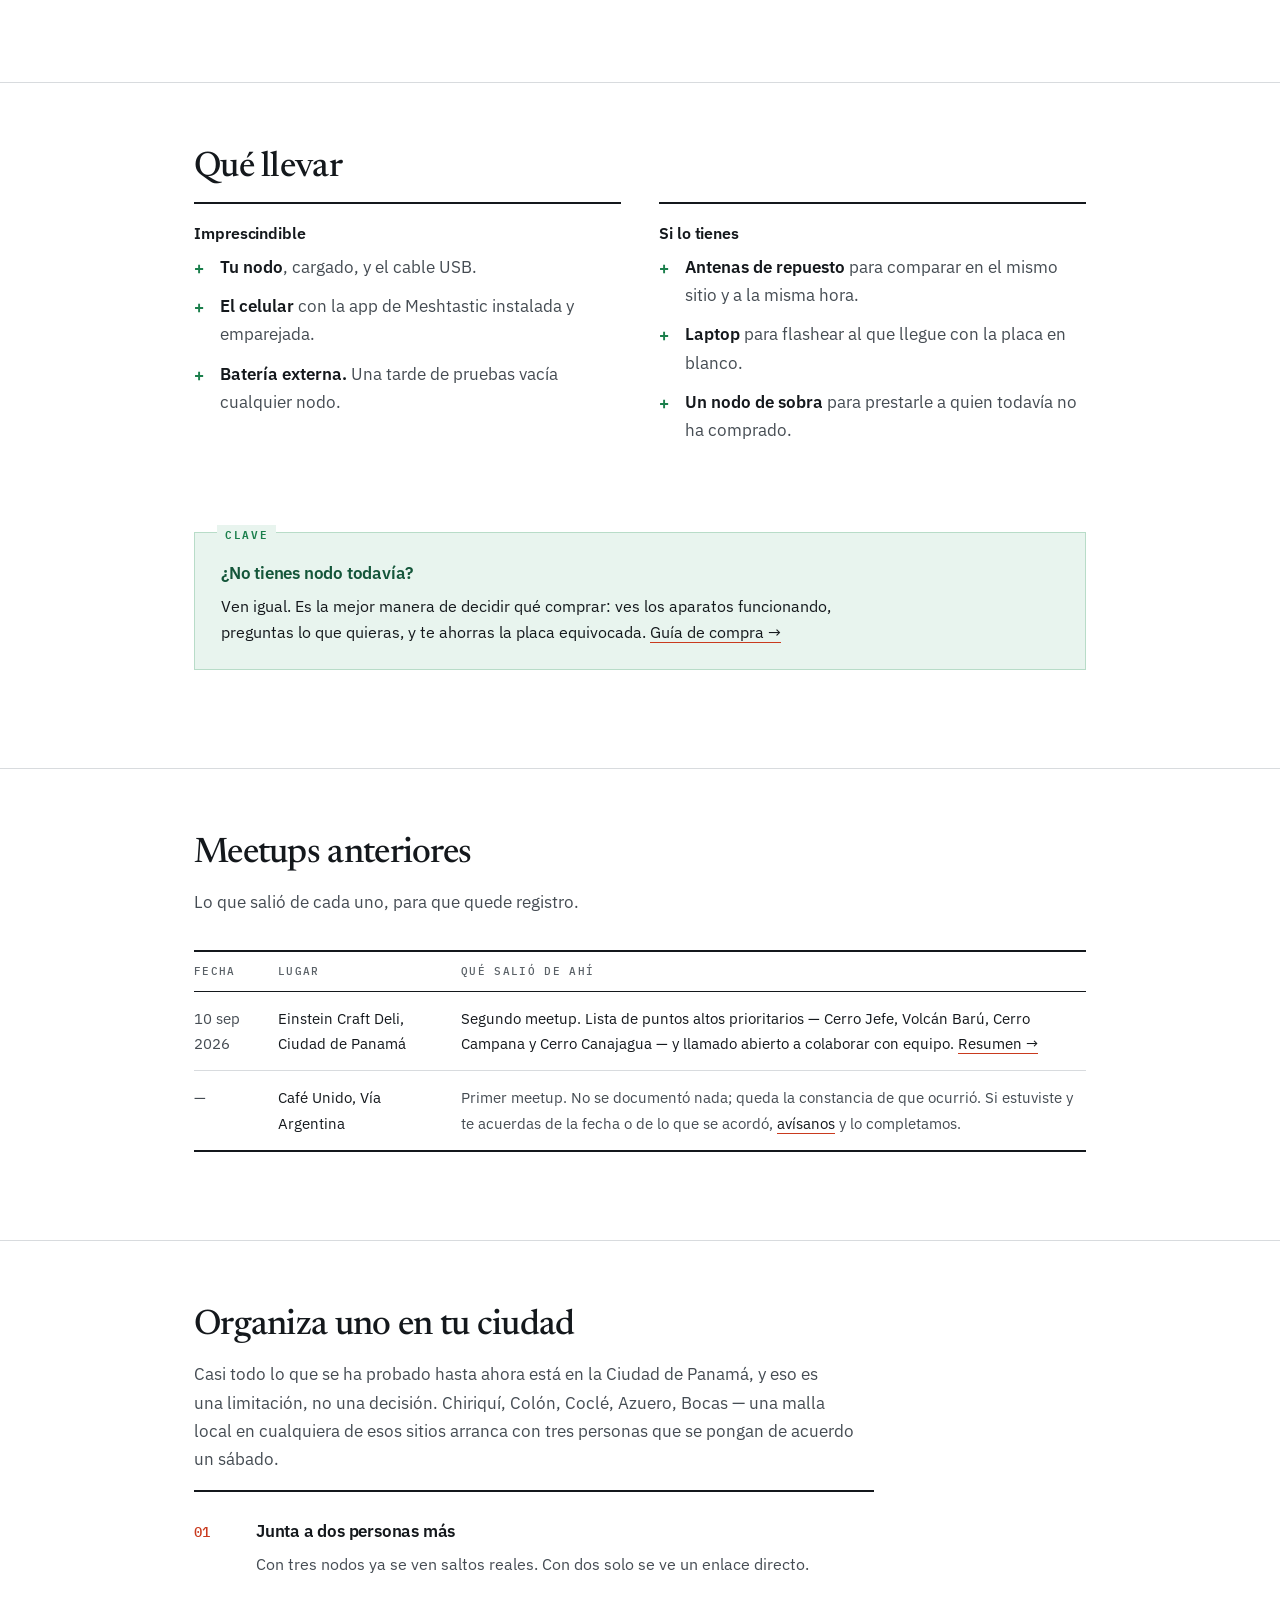
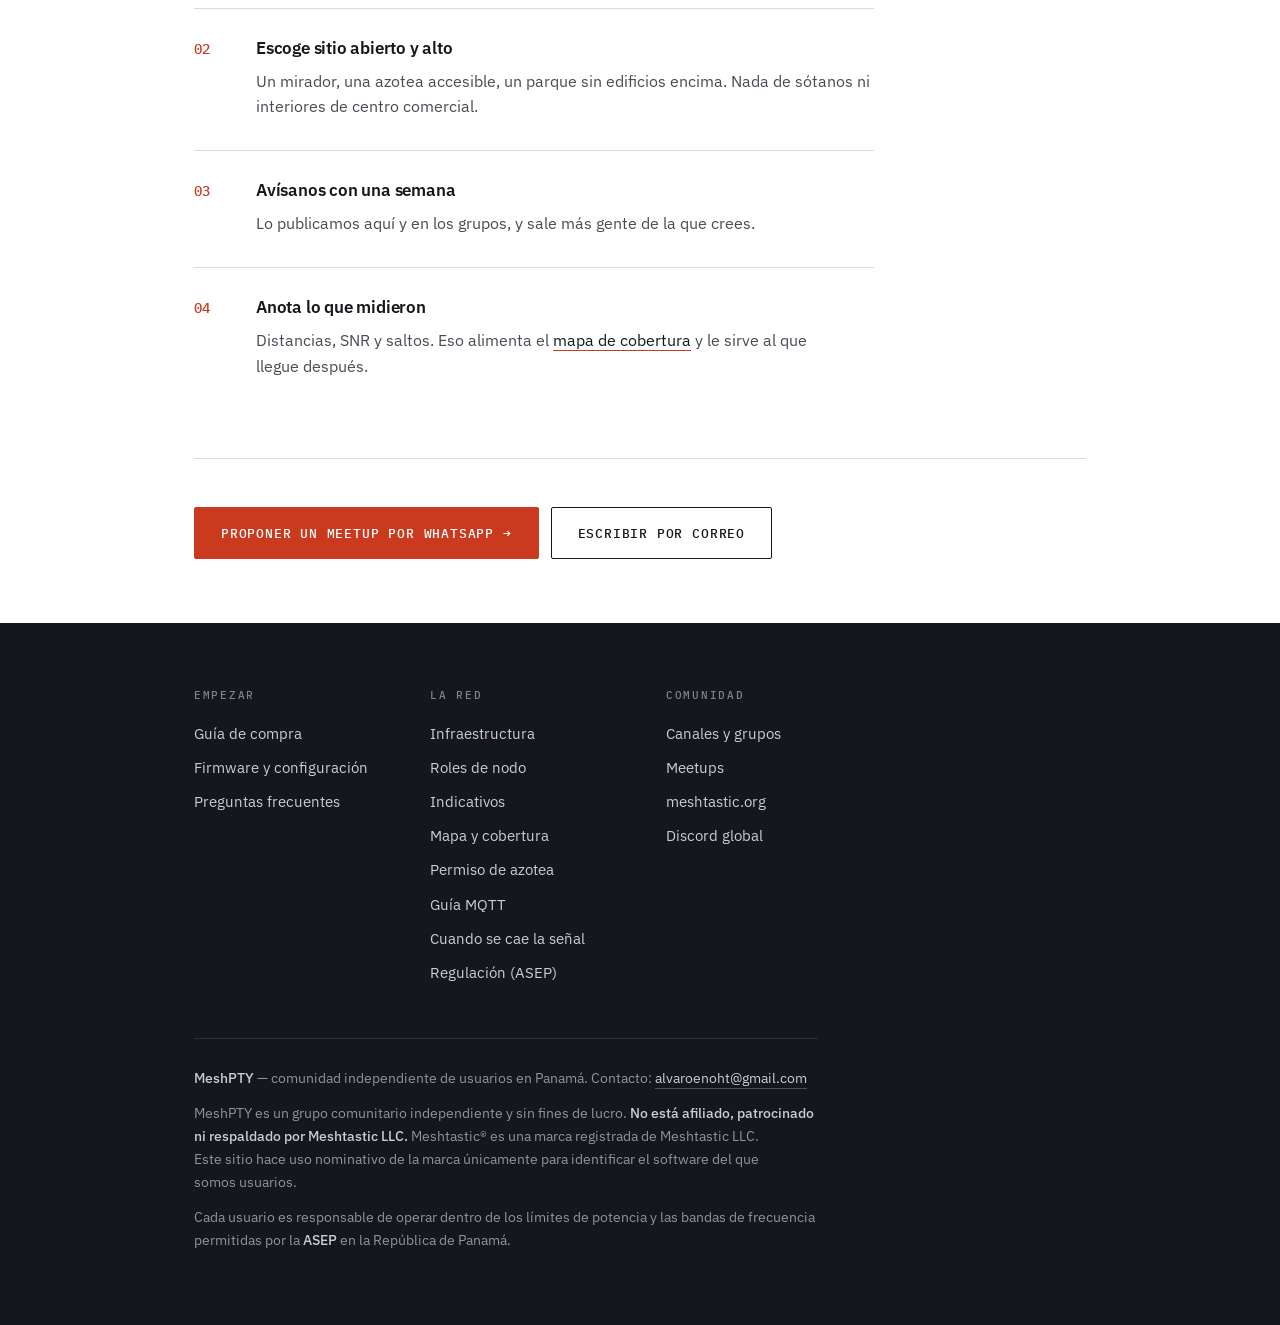
<file: meetups.html>
<!DOCTYPE html>
<html lang="es">
<head>
<meta charset="utf-8">
<meta name="viewport" content="width=device-width, initial-scale=1">
<title>Meetups — MeshPTY</title>
<meta name="description" content="Meetups de la comunidad Meshtastic de Panamá: cuándo y dónde nos vemos, qué se hace en un meetup, qué llevar, y cómo organizar uno en tu ciudad.">
<link rel="stylesheet" href="styles.css">
<link rel="icon" href="favicon.svg" type="image/svg+xml">
<meta name="theme-color" content="#14181c">
<meta property="og:type" content="website">
<meta property="og:site_name" content="MeshPTY">
<meta property="og:title" content="Meetups — MeshPTY">
<meta property="og:description" content="Cuándo y dónde se junta la comunidad Meshtastic de Panamá. Pruebas de alcance, ayuda con la configuración, y nodos nuevos en la malla.">
<meta property="og:image" content="https://meshpty.github.io/og.png">
<meta property="og:image:width" content="1200">
<meta property="og:image:height" content="630">
<meta name="twitter:card" content="summary_large_image">
</head>
<body>
<a class="skip" href="#main">Saltar al contenido</a>

<nav>
  <div class="wrap-wide">
    <a class="brand" href="index.html"><span class="dot"></span>Mesh<b>PTY</b></a>
    <div class="links">
      <div class="menu">
        <button class="mtrigger" type="button">Empezar</button>
        <div class="drop">
          <a href="comprar.html">Guía de compra</a>
          <a href="instalar.html">Firmware y configuración</a>
        </div>
      </div>
      <div class="menu">
        <button class="mtrigger" type="button">La red</button>
        <div class="drop">
          <a href="nodos-fijos.html">Infraestructura</a>
          <a href="roles.html">Roles de nodo</a>
          <a href="indicativos.html">Indicativos</a>
          <a href="mapa.html">Mapa y cobertura</a>
          <a href="carta-azotea.html">Permiso de azotea</a>
          <a href="mqtt.html">MQTT</a>
        </div>
      </div>
      <div class="menu on">
        <button class="mtrigger" type="button">Comunidad</button>
        <div class="drop">
          <a href="comunidad.html">Canales y grupos</a>
          <a href="meetups.html" aria-current="page">Meetups</a>
        </div>
      </div>
      <div class="menu">
        <button class="mtrigger" type="button">Ayuda</button>
        <div class="drop">
          <a href="faq.html">Preguntas frecuentes</a>
          <a href="sin-senal.html">Cuando se cae la señal</a>
          <a href="legal.html">Regulación (ASEP)</a>
        </div>
      </div>
    </div>
  </div>
</nav>

<main id="main">

<div class="phead">
  <div class="wrap">
    <span class="eyebrow">Comunidad</span>
    <h1>Meetups</h1>
    <p>
      La malla se construye en persona. Dos nodos en la misma mesa se configuran en diez minutos;
      por chat, en tres días.
    </p>
  </div>
</div>

<section>
  <div class="wrap">
    <h2 class="mt0">Próximo meetup</h2>

    <div class="ledger">
      <dl>
        <div class="row">
          <dt>Fecha</dt>
          <span class="lead" aria-hidden="true"></span>
          <dd>Por anunciar</dd>
        </div>
        <div class="row">
          <dt>Lugar</dt>
          <span class="lead" aria-hidden="true"></span>
          <dd>Por anunciar</dd>
        </div>
        <div class="row">
          <dt>Último</dt>
          <span class="lead" aria-hidden="true"></span>
          <dd>Jueves 10 de septiembre — <a href="#meetup-2026-09-10">resumen</a></dd>
        </div>
      </dl>
    </div>

    <p class="muted">
      La fecha del segundo se acuerda en los grupos y se publica aquí. El plan de siempre: prueba de
      alcance, ayuda con la configuración a quien llegue con nodo nuevo, y reparto de los puntos
      altos que siguen pendientes.
    </p>

    <div class="box info">
      <h3>Si vas a ir, avisa antes</h3>
      <p class="mb0">
        Un mensaje en <a href="https://chat.whatsapp.com/BzUmXz6WWDqHfjFN73bdz8" target="_blank" rel="noopener">WhatsApp</a>
        o en el <a href="https://www.facebook.com/groups/4256086874610786" target="_blank" rel="noopener">grupo de Facebook</a>
        basta. Así sabemos cuántos nodos esperar y podemos repartir posiciones para la prueba de
        alcance. Cualquier cambio de última hora se anuncia primero ahí y luego se refleja aquí.
      </p>
    </div>
  </div>
</section>

<section id="meetup-2026-09-10">
  <div class="wrap">
    <h2>El segundo meetup — 10 de septiembre</h2>
    <p class="sub">Einstein Craft Deli, Ciudad de Panamá. Nodos sobre la mesa y una lista de cerros.</p>

    <p>
      El primero fue en el Café Unido de Vía Argentina y no quedó documentado — de ahí salió, entre
      otras cosas, la costumbre de anotar lo que se acuerda. Este es el primero con registro.
    </p>
    <p>
      Además de configurar los nodos que llegaron nuevos, la conversación larga fue la que importó:
      <strong>dónde poner los nodos altos que le dan cobertura al país entero</strong>, no solo a un
      barrio. De ahí salió una lista corta y concreta de puntos, con nombre y estado.
    </p>

    <h3>Los puntos altos y en qué van</h3>
    <div class="tbl-wrap">
      <table class="tbl">
        <thead>
          <tr><th>Punto</th><th>Estado</th><th>Qué falta</th></tr>
        </thead>
        <tbody>
          <tr><td><strong>Cerro Jefe</strong></td><td class="y">Equipo en camino</td><td>Álvaro tiene el equipo comprado y en tránsito.</td></tr>
          <tr><td><strong>Volcán Barú</strong></td><td class="y">En preparación</td><td>Se está armando un equipo de pruebas.</td></tr>
          <tr><td><strong>Cerro Campana</strong></td><td class="n">Sin equipo</td><td>Falta todo: nodo, antena, alimentación.</td></tr>
          <tr><td><strong>Cerro Canajagua</strong></td><td class="n">Sin equipo</td><td>Falta todo: nodo, antena, alimentación.</td></tr>
        </tbody>
      </table>
    </div>

    <div class="box ok">
      <h3>Se busca colaboración</h3>
      <p>
        Los dos cerros sin equipo necesitan hardware. Quien pueda colaborar — con
        <strong>dinero o con donaciones</strong> de antenas, nodos, baterías, paneles, cajas
        estancas — que avise por los grupos. También sirve el acceso: si conoces a alguien con
        permiso de subir a alguno de esos puntos, eso vale tanto como el equipo.
      </p>
      <p class="mb0">
        Estos nodos, una vez montados, <strong>son para beneficio de todos</strong>. No son de quien
        los pagó: quedan en el aire, abiertos, para cualquiera que tenga una radio.
        <a href="nodos-fijos.html">Cómo se monta un nodo fijo →</a>
      </p>
    </div>

    <p>
      El argumento de fondo es simple. Vivimos en un país que la historia dice que puede ser afectado
      por catástrofes naturales, y estar preparados con anticipación es barato comparado con
      improvisar después. Pero incluso sin que pase nada, tener un canal de comunicación
      <strong>libre y gratuito</strong> para todos ya es útil por sí solo. Los proyectos comunitarios
      como este crecen por la colaboración entre todos, no por una sola persona empujando.
    </p>

    <div class="box info">
      <h3>Si ya tienes un nodo activo: repórtate</h3>
      <p class="mb0">
        Manda un mensaje en <code>LongFast</code> de vez en cuando. No es protocolo ni cortesía: es
        la forma de que todos sepamos que tu equipo <em>y el de tus vecinos mesh</em> siguen
        funcionando. Una malla en la que nadie habla se ve exactamente igual que una malla caída.
      </p>
    </div>
  </div>
</section>

<section>
  <div class="wrap">
    <h2>Qué pasa en un meetup</h2>
    <p class="sub">
      No es una charla ni una conferencia. Es gente con radios encendidas en el mismo sitio,
      probando hasta dónde llegan.
    </p>

    <div class="grid g2">
      <div class="card">
        <h3>Prueba de alcance real</h3>
        <p class="mb0">
          Nos separamos por la ciudad y medimos: cuántos saltos, con cuánto SNR, desde dónde. Es la
          única forma honesta de saber qué cubre la malla — el mapa se llena con datos de estas
          pruebas, no con suposiciones.
        </p>
      </div>

      <div class="card">
        <h3>Configuración asistida</h3>
        <p class="mb0">
          Llegas con la placa recién comprada y te vas con el firmware puesto, la región correcta,
          el canal <code>LongFast</code> estándar y el rol bien elegido. Lo que por chat toma días,
          aquí toma un café.
        </p>
      </div>

      <div class="card">
        <h3>Ver hardware ajeno</h3>
        <p class="mb0">
          Antenas, cajas estancas, montajes en mástil, baterías y solar. Ver el nodo de otro
          resuelve más dudas de compra que cualquier tabla comparativa.
        </p>
      </div>

      <div class="card">
        <h3>Repartir los puntos altos</h3>
        <p class="mb0">
          La conversación más útil de cada meetup: quién tiene acceso a qué azotea y quién puede
          montar el próximo nodo fijo. <a href="nodos-fijos.html">Cómo se monta uno →</a>
        </p>
      </div>
    </div>
  </div>
</section>

<section>
  <div class="wrap">
    <h2>Qué llevar</h2>

    <div class="grid g2">
      <div class="card">
        <h3>Imprescindible</h3>
        <ul class="check mb0">
          <li><strong>Tu nodo</strong>, cargado, y el cable USB.</li>
          <li><strong>El celular</strong> con la app de Meshtastic instalada y emparejada.</li>
          <li><strong>Batería externa.</strong> Una tarde de pruebas vacía cualquier nodo.</li>
        </ul>
      </div>
      <div class="card">
        <h3>Si lo tienes</h3>
        <ul class="check mb0">
          <li><strong>Antenas de repuesto</strong> para comparar en el mismo sitio y a la misma hora.</li>
          <li><strong>Laptop</strong> para flashear al que llegue con la placa en blanco.</li>
          <li><strong>Un nodo de sobra</strong> para prestarle a quien todavía no ha comprado.</li>
        </ul>
      </div>
    </div>

    <div class="box ok">
      <h3>¿No tienes nodo todavía?</h3>
      <p class="mb0">
        Ven igual. Es la mejor manera de decidir qué comprar: ves los aparatos funcionando,
        preguntas lo que quieras, y te ahorras la placa equivocada.
        <a href="comprar.html">Guía de compra →</a>
      </p>
    </div>
  </div>
</section>

<section>
  <div class="wrap">
    <h2>Meetups anteriores</h2>
    <p class="sub">Lo que salió de cada uno, para que quede registro.</p>

    <div class="tbl-wrap">
      <table class="tbl">
        <thead>
          <tr>
            <th>Fecha</th>
            <th>Lugar</th>
            <th>Qué salió de ahí</th>
          </tr>
        </thead>
        <tbody>
          <tr>
            <td>10 sep 2026</td>
            <td>Einstein Craft Deli, Ciudad de Panamá</td>
            <td>
              Segundo meetup. Lista de puntos altos prioritarios — Cerro Jefe, Volcán Barú, Cerro
              Campana y Cerro Canajagua — y llamado abierto a colaborar con equipo.
              <a href="#meetup-2026-09-10">Resumen →</a>
            </td>
          </tr>
          <tr>
            <td class="muted">—</td>
            <td>Café Unido, Vía Argentina</td>
            <td class="muted">
              Primer meetup. No se documentó nada; queda la constancia de que ocurrió. Si estuviste
              y te acuerdas de la fecha o de lo que se acordó,
              <a href="mailto:alvaroenoht@gmail.com?subject=Primer%20meetup%20MeshPTY">avísanos</a>
              y lo completamos.
            </td>
          </tr>
        </tbody>
      </table>
    </div>
  </div>
</section>

<section>
  <div class="wrap">
    <h2>Organiza uno en tu ciudad</h2>
    <p class="muted">
      Casi todo lo que se ha probado hasta ahora está en la Ciudad de Panamá, y eso es una
      limitación, no una decisión. Chiriquí, Colón, Coclé, Azuero, Bocas — una malla local en
      cualquiera de esos sitios arranca con tres personas que se pongan de acuerdo un sábado.
    </p>

    <ol class="steps">
      <li>
        <h3>Junta a dos personas más</h3>
        <p>Con tres nodos ya se ven saltos reales. Con dos solo se ve un enlace directo.</p>
      </li>
      <li>
        <h3>Escoge sitio abierto y alto</h3>
        <p>
          Un mirador, una azotea accesible, un parque sin edificios encima. Nada de sótanos ni
          interiores de centro comercial.
        </p>
      </li>
      <li>
        <h3>Avísanos con una semana</h3>
        <p>Lo publicamos aquí y en los grupos, y sale más gente de la que crees.</p>
      </li>
      <li>
        <h3>Anota lo que midieron</h3>
        <p>
          Distancias, SNR y saltos. Eso alimenta el <a href="mapa.html">mapa de cobertura</a> y le
          sirve al que llegue después.
        </p>
      </li>
    </ol>

    <hr class="rule">

    <div class="cta">
      <a class="btn primary" href="https://chat.whatsapp.com/BzUmXz6WWDqHfjFN73bdz8" target="_blank" rel="noopener">Proponer un meetup por WhatsApp →</a>
      <a class="btn" href="mailto:alvaroenoht@gmail.com?subject=Meetup%20MeshPTY">Escribir por correo</a>
    </div>
  </div>
</section>

</main>

<footer>
  <div class="wrap">
    <div class="cols">
      <div class="col">
        <h4>Empezar</h4>
        <a href="comprar.html">Guía de compra</a>
        <a href="instalar.html">Firmware y configuración</a>
        <a href="faq.html">Preguntas frecuentes</a>
      </div>
      <div class="col">
        <h4>La red</h4>
        <a href="nodos-fijos.html">Infraestructura</a>
        <a href="roles.html">Roles de nodo</a>
        <a href="indicativos.html">Indicativos</a>
        <a href="mapa.html">Mapa y cobertura</a>
        <a href="carta-azotea.html">Permiso de azotea</a>
        <a href="mqtt.html">Guía MQTT</a>
        <a href="sin-senal.html">Cuando se cae la señal</a>
        <a href="legal.html">Regulación (ASEP)</a>
      </div>
      <div class="col">
        <h4>Comunidad</h4>
        <a href="comunidad.html">Canales y grupos</a>
        <a href="meetups.html">Meetups</a>
        <a href="https://meshtastic.org" target="_blank" rel="noopener">meshtastic.org</a>
        <a href="https://discord.com/invite/ktMAKGBnBs" target="_blank" rel="noopener">Discord global</a>
      </div>
    </div>

    <div class="fine">
      <p>
        <strong>MeshPTY</strong> — comunidad independiente de usuarios en Panamá.
        Contacto: <a href="mailto:alvaroenoht@gmail.com">alvaroenoht@gmail.com</a>
      </p>
      <p>
        MeshPTY es un grupo comunitario independiente y sin fines de lucro. <strong>No está
        afiliado, patrocinado ni respaldado por Meshtastic LLC.</strong> Meshtastic® es una marca
        registrada de Meshtastic LLC. Este sitio hace uso nominativo de la marca únicamente para
        identificar el software del que somos usuarios.
      </p>
      <p>
        Cada usuario es responsable de operar dentro de los límites de potencia y las bandas de
        frecuencia permitidas por la <strong>ASEP</strong> en la República de Panamá.
      </p>
    </div>
  </div>
</footer>

</body>
</html>
</file>
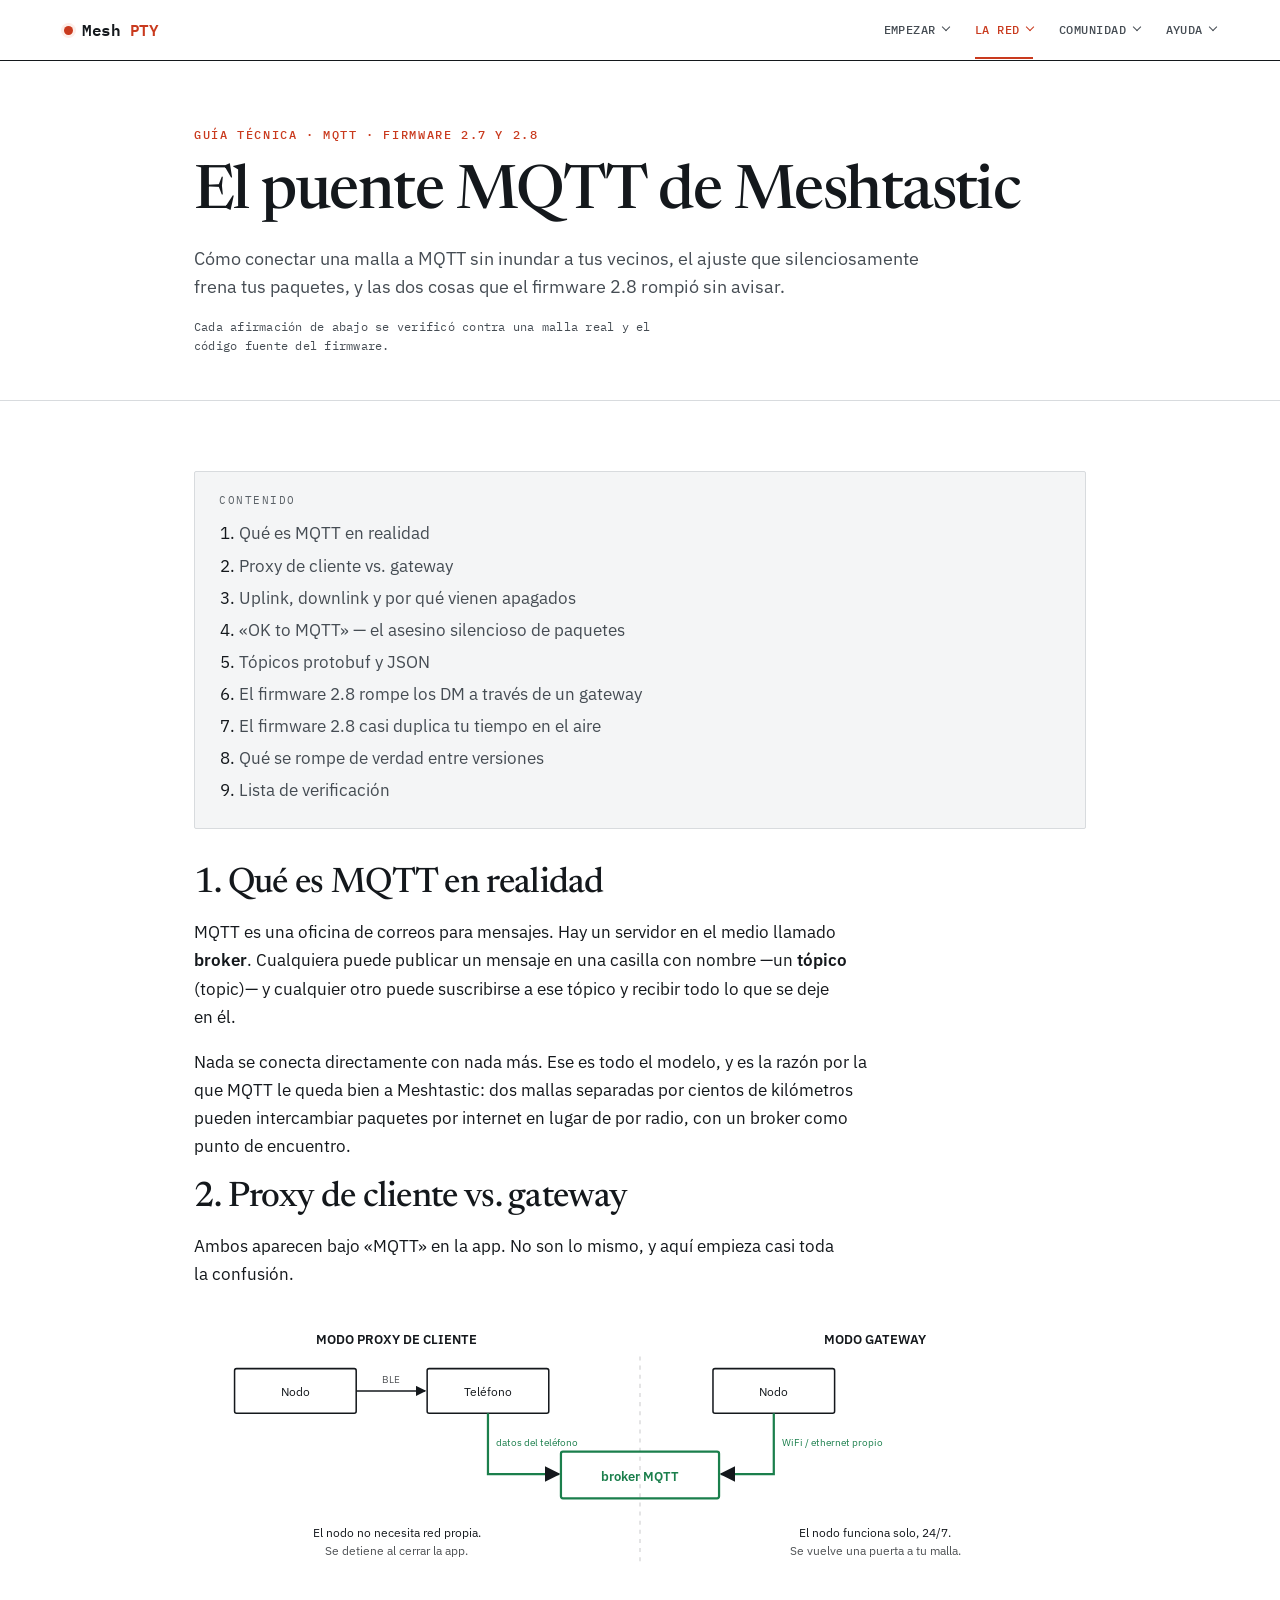
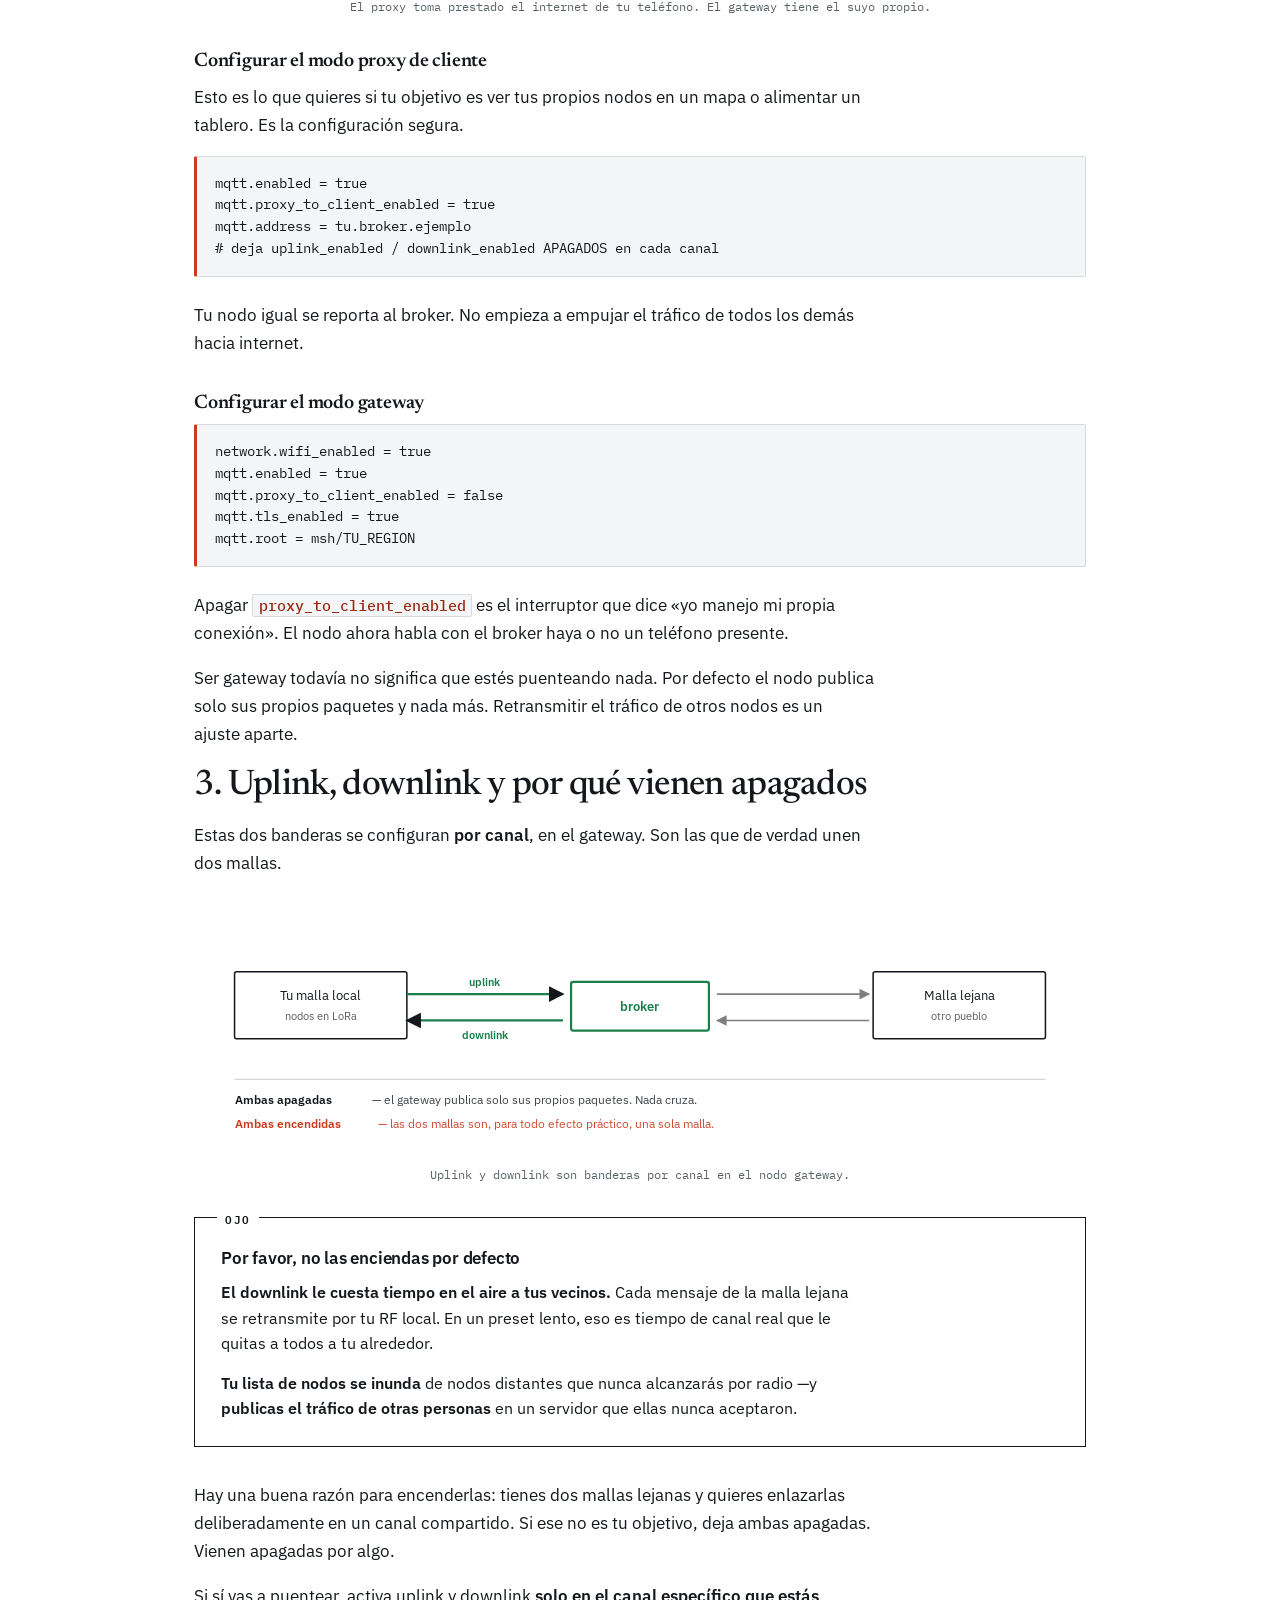
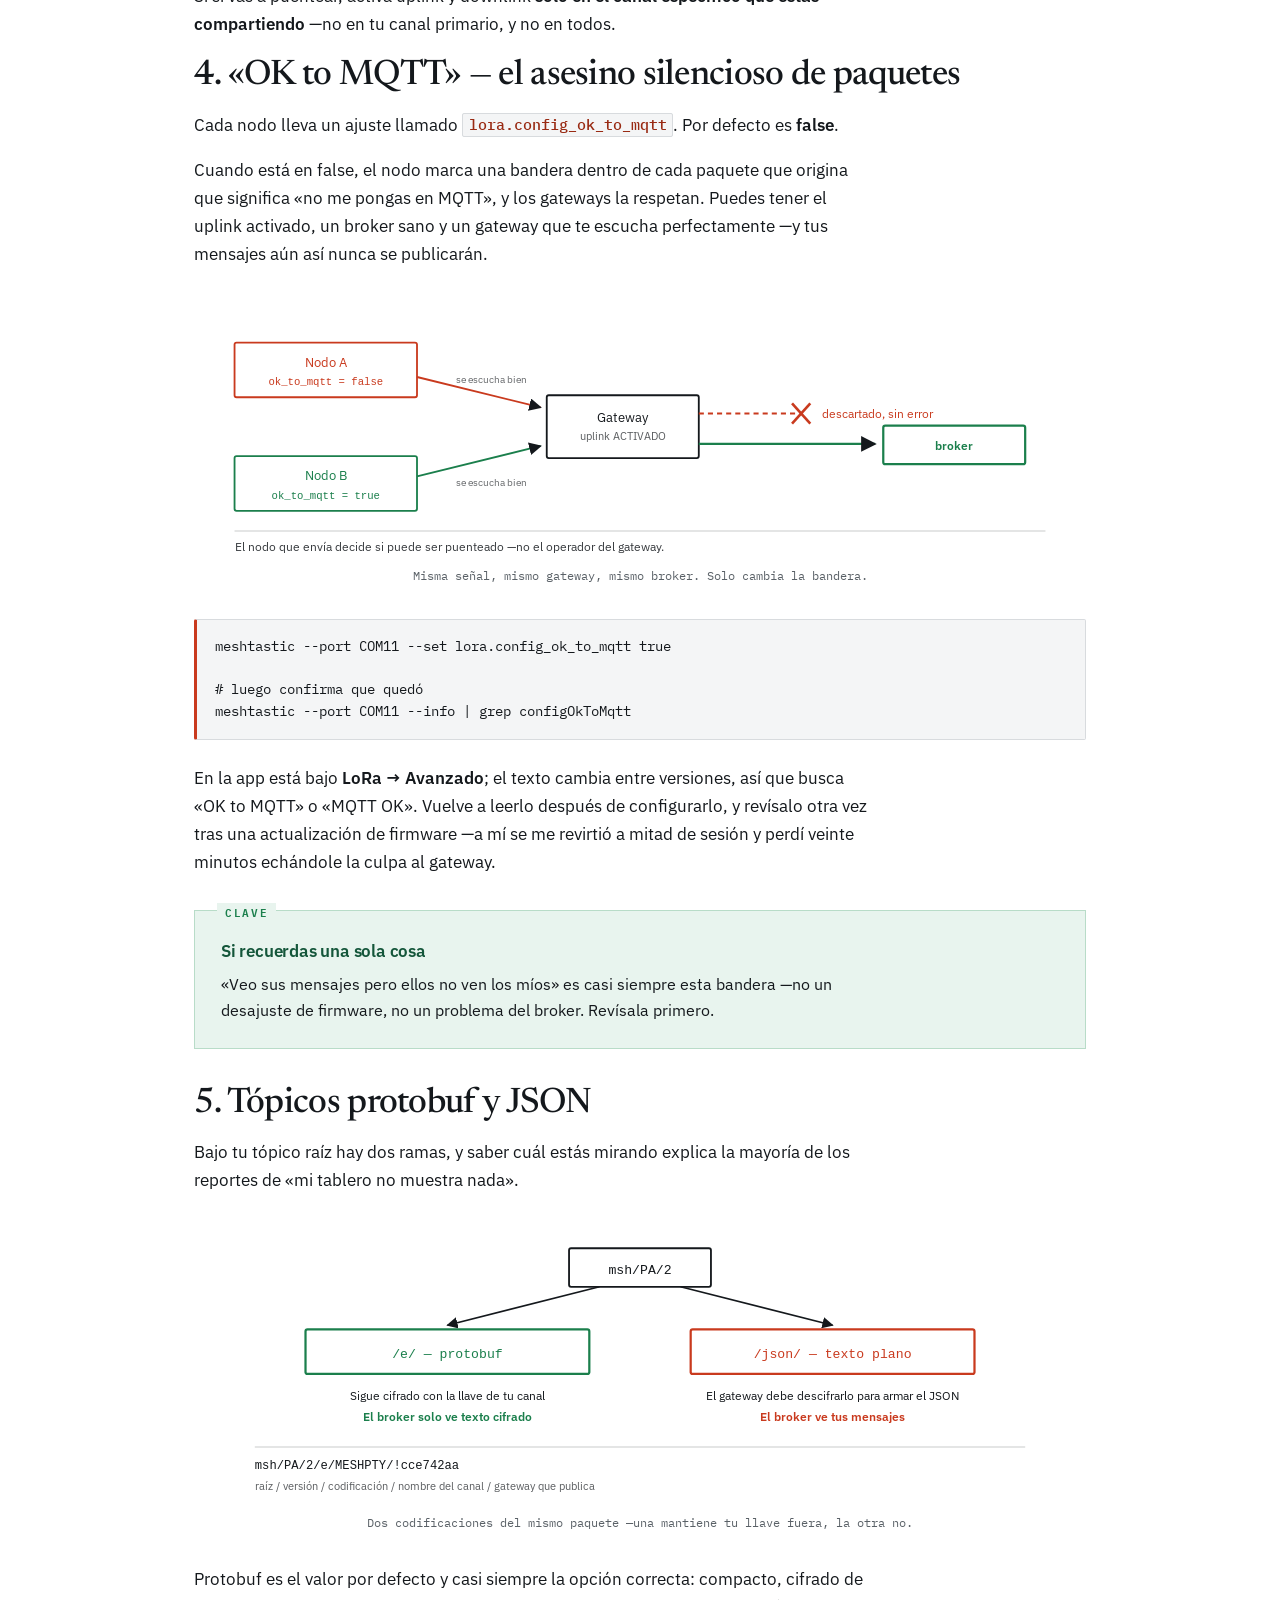
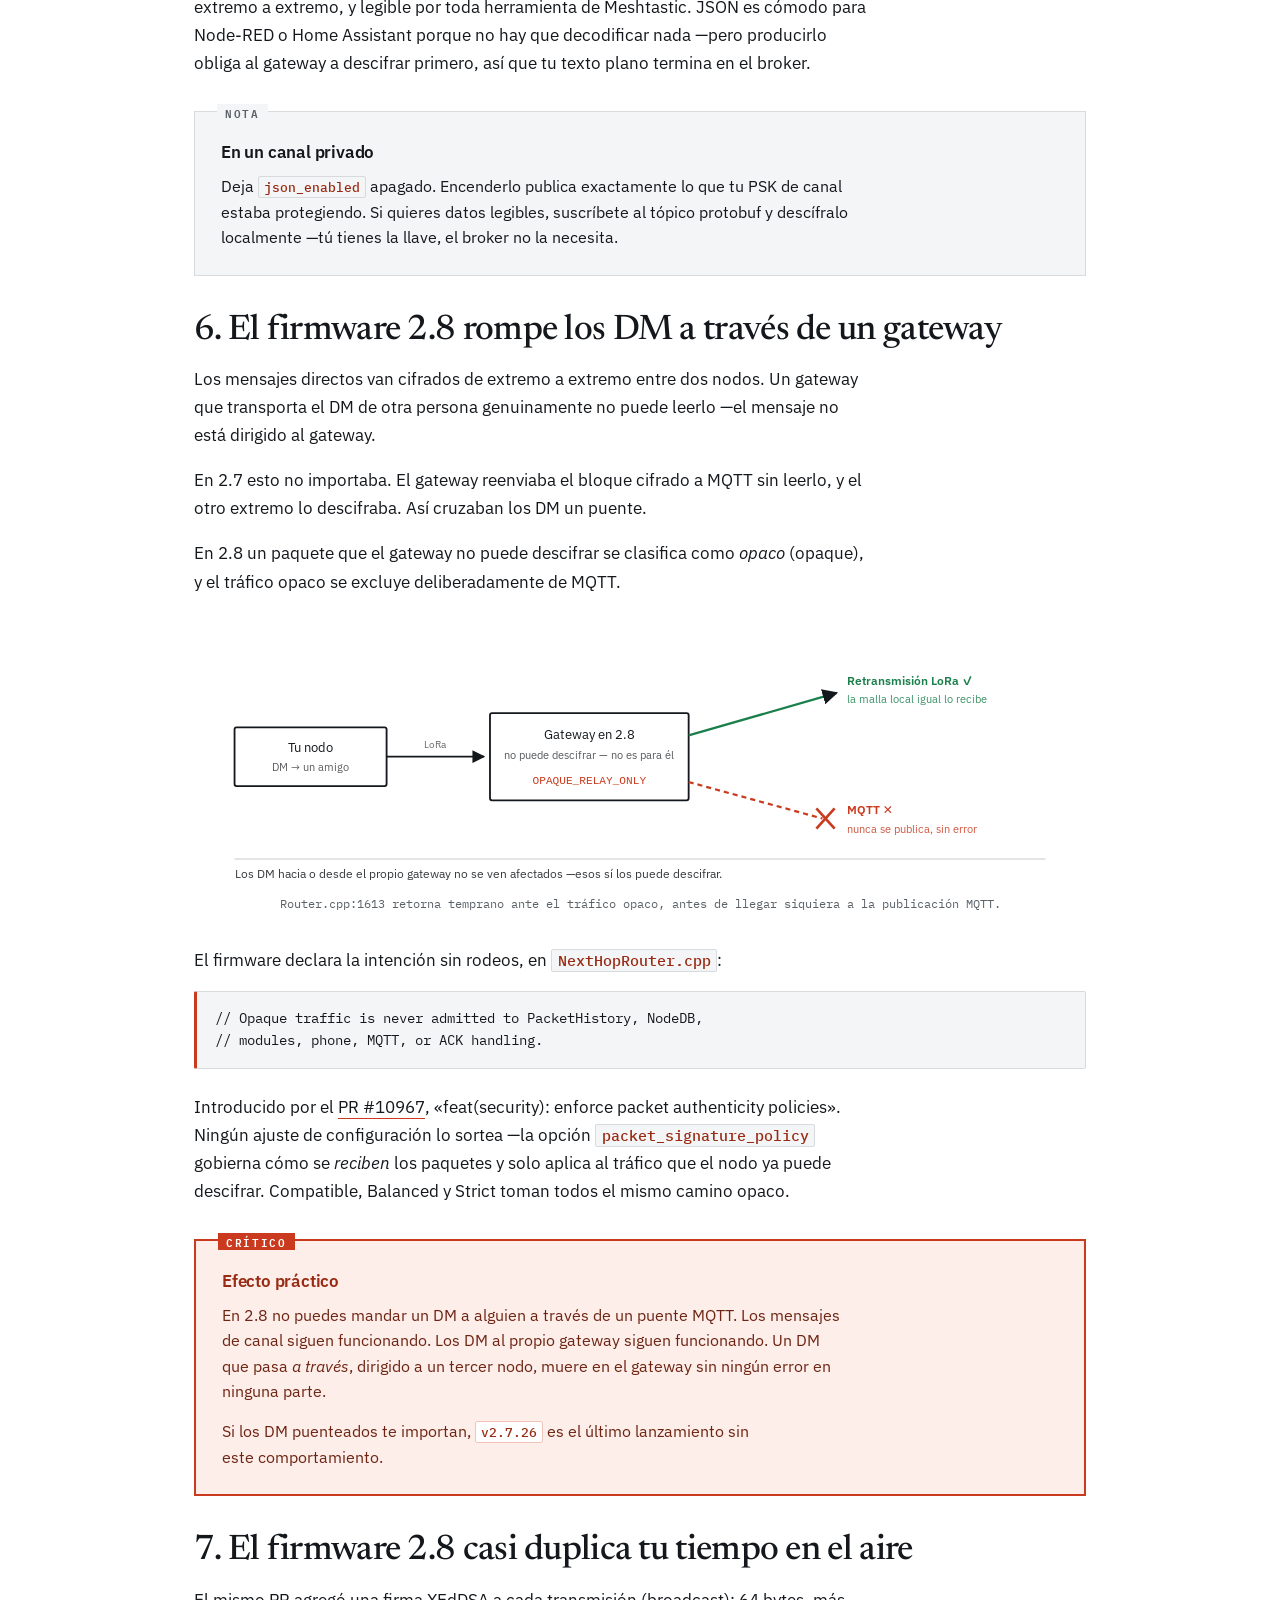
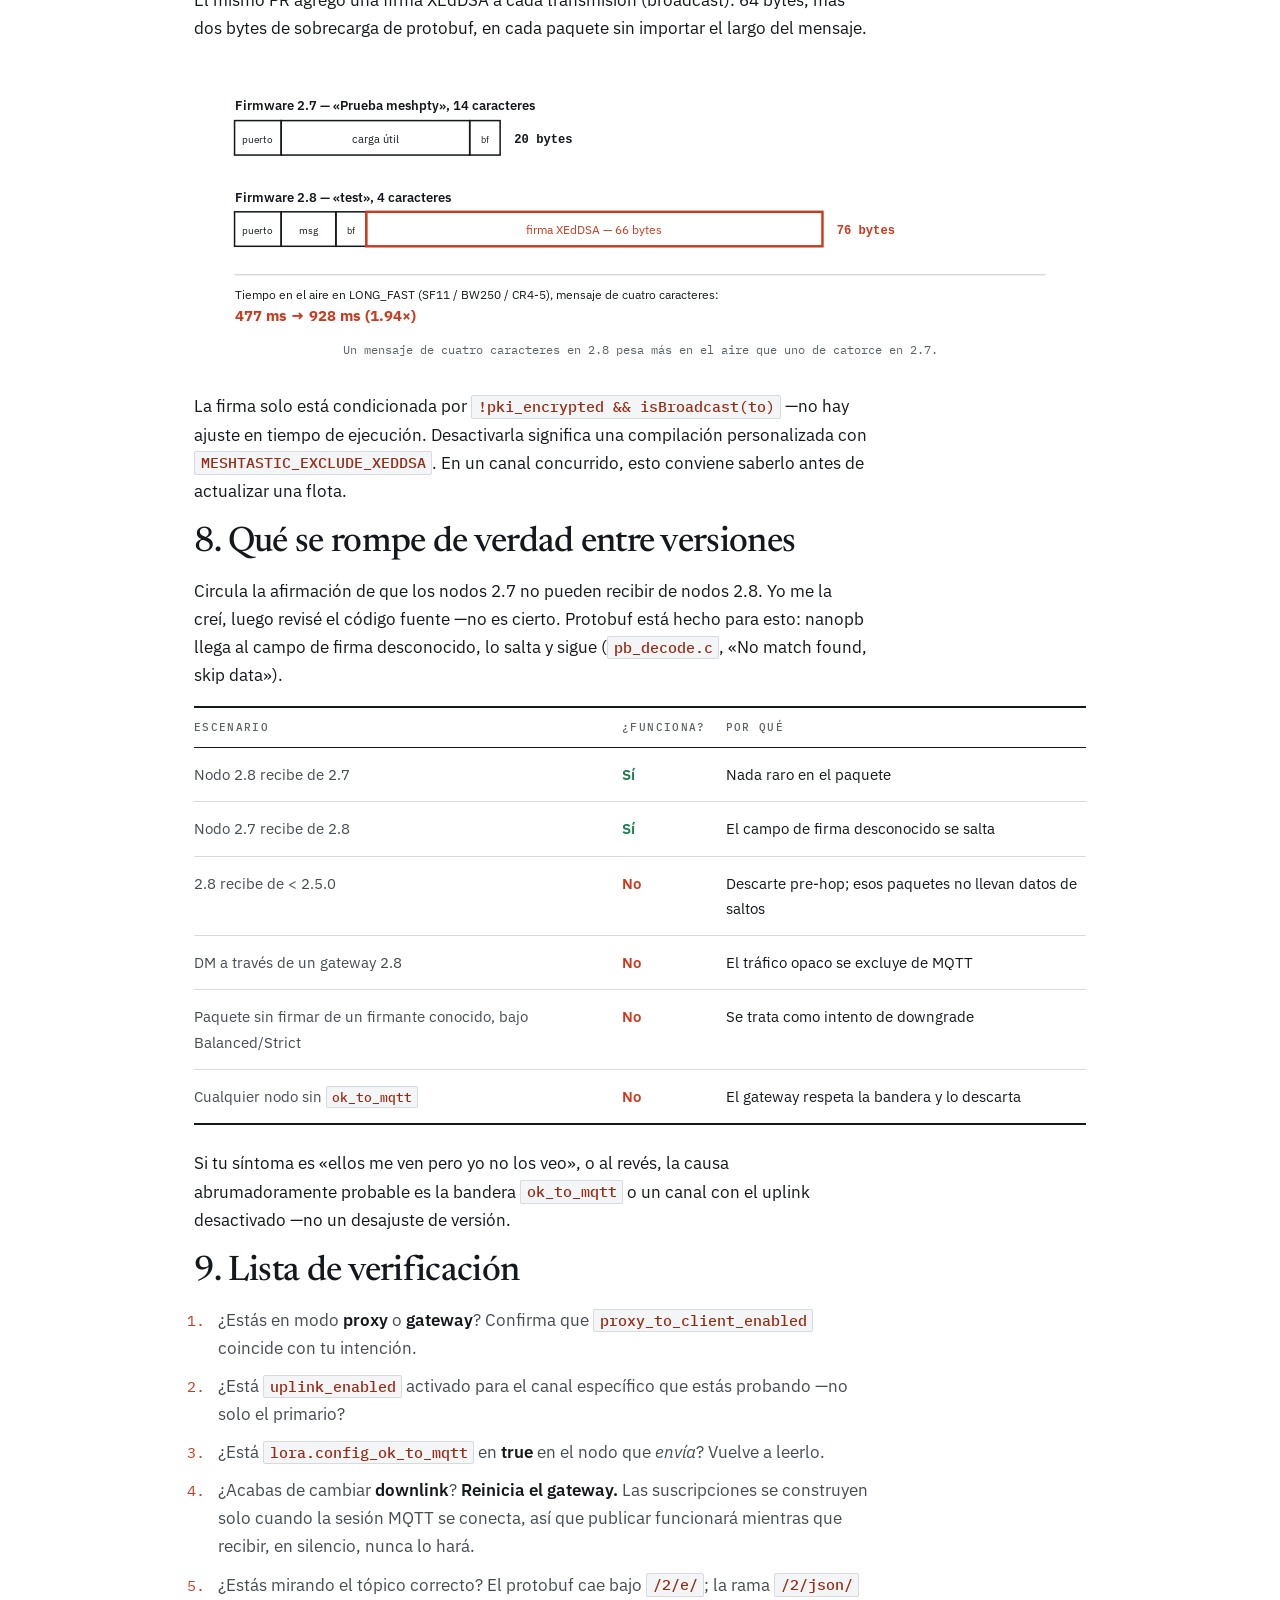
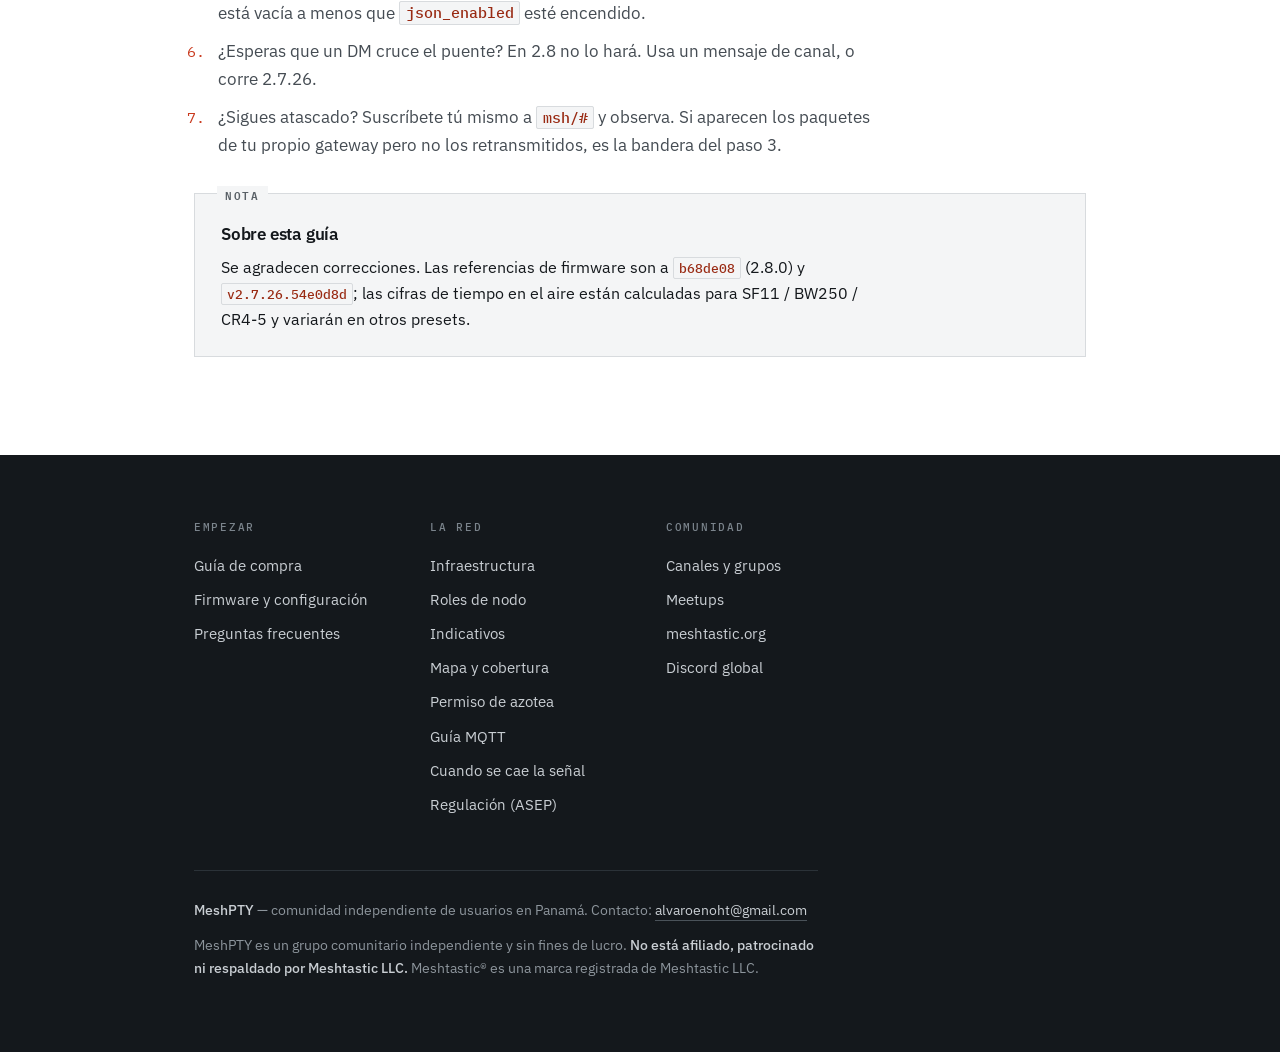
<file: mqtt.html>
<!DOCTYPE html>
<html lang="es">
<head>
<meta charset="utf-8">
<meta name="viewport" content="width=device-width, initial-scale=1">
<title>El puente MQTT de Meshtastic — MeshPTY</title>
<meta name="description" content="Cómo conectar una malla Meshtastic a MQTT sin inundar a tus vecinos, el ajuste que silenciosamente frena tus paquetes, y las dos cosas que el firmware 2.8 rompió sin avisar.">
<link rel="stylesheet" href="styles.css">
<link rel="icon" href="favicon.svg" type="image/svg+xml">
<meta name="theme-color" content="#14181c">
<meta property="og:type" content="article">
<meta property="og:site_name" content="MeshPTY">
<meta property="og:title" content="El puente MQTT de Meshtastic — MeshPTY">
<meta property="og:description" content="Cómo conectar una malla Meshtastic a MQTT sin inundar a tus vecinos, el ajuste que silenciosamente frena tus paquetes, y las dos cosas que el firmware 2.8 rompió sin avisar.">
<meta property="og:image" content="https://meshpty.github.io/og.png">
<meta property="og:image:width" content="1200">
<meta property="og:image:height" content="630">
<meta name="twitter:card" content="summary_large_image">
</head>
<body>
<a class="skip" href="#main">Saltar al contenido</a>

<nav>
  <div class="wrap-wide">
    <a class="brand" href="index.html"><span class="dot"></span>Mesh<b>PTY</b></a>
    <div class="links">
      <div class="menu">
        <button class="mtrigger" type="button">Empezar</button>
        <div class="drop">
          <a href="comprar.html">Guía de compra</a>
          <a href="instalar.html">Firmware y configuración</a>
        </div>
      </div>
      <div class="menu on">
        <button class="mtrigger" type="button">La red</button>
        <div class="drop">
          <a href="nodos-fijos.html">Infraestructura</a>
          <a href="roles.html">Roles de nodo</a>
          <a href="indicativos.html">Indicativos</a>
          <a href="mapa.html">Mapa y cobertura</a>
          <a href="carta-azotea.html">Permiso de azotea</a>
          <a href="mqtt.html" aria-current="page">MQTT</a>
        </div>
      </div>
      <div class="menu">
        <button class="mtrigger" type="button">Comunidad</button>
        <div class="drop">
          <a href="comunidad.html">Canales y grupos</a>
          <a href="meetups.html">Meetups</a>
        </div>
      </div>
      <div class="menu">
        <button class="mtrigger" type="button">Ayuda</button>
        <div class="drop">
          <a href="faq.html">Preguntas frecuentes</a>
          <a href="sin-senal.html">Cuando se cae la señal</a>
          <a href="legal.html">Regulación (ASEP)</a>
        </div>
      </div>
    </div>
  </div>
</nav>

<main id="main">

<div class="phead">
  <div class="wrap">
    <span class="eyebrow">Guía técnica · MQTT · firmware 2.7 y 2.8</span>
    <h1>El puente MQTT de Meshtastic</h1>
    <p>
      Cómo conectar una malla a MQTT sin inundar a tus vecinos, el ajuste que silenciosamente
      frena tus paquetes, y las dos cosas que el firmware 2.8 rompió sin avisar.
    </p>
    <p class="muted" style="font-family:var(--font-mono);font-size:.78rem;margin-top:16px;letter-spacing:.02em">
      Cada afirmación de abajo se verificó contra una malla real y el código fuente del firmware.
    </p>
  </div>
</div>

<section>
  <div class="wrap">

    <div class="toc">
      <p>Contenido</p>
      <ol>
        <li><a href="#s1">Qué es MQTT en realidad</a></li>
        <li><a href="#s2">Proxy de cliente vs. gateway</a></li>
        <li><a href="#s3">Uplink, downlink y por qué vienen apagados</a></li>
        <li><a href="#s4">«OK to MQTT» — el asesino silencioso de paquetes</a></li>
        <li><a href="#s5">Tópicos protobuf y JSON</a></li>
        <li><a href="#s6">El firmware 2.8 rompe los DM a través de un gateway</a></li>
        <li><a href="#s7">El firmware 2.8 casi duplica tu tiempo en el aire</a></li>
        <li><a href="#s8">Qué se rompe de verdad entre versiones</a></li>
        <li><a href="#s9">Lista de verificación</a></li>
      </ol>
    </div>

    <h2 id="s1" class="mt0">1. Qué es MQTT en realidad</h2>
    <p>
      MQTT es una oficina de correos para mensajes. Hay un servidor en el medio llamado
      <strong>broker</strong>. Cualquiera puede publicar un mensaje en una casilla con nombre
      —un <strong>tópico</strong> (topic)— y cualquier otro puede suscribirse a ese tópico y
      recibir todo lo que se deje en él.
    </p>
    <p>
      Nada se conecta directamente con nada más. Ese es todo el modelo, y es la razón por la que
      MQTT le queda bien a Meshtastic: dos mallas separadas por cientos de kilómetros pueden
      intercambiar paquetes por internet en lugar de por radio, con un broker como punto de encuentro.
    </p>

    <h2 id="s2">2. Proxy de cliente vs. gateway</h2>
    <p>Ambos aparecen bajo «MQTT» en la app. No son lo mismo, y aquí empieza casi toda la confusión.</p>

    <figure class="diagram">
      <svg viewBox="0 0 880 260" role="img" aria-label="Comparación: en modo proxy de cliente el nodo llega al broker a través de un teléfono por Bluetooth; en modo gateway el nodo llega al broker directamente por su propio WiFi o ethernet.">
        <defs>
          <marker id="a1" viewBox="0 0 10 10" refX="9" refY="5" markerWidth="7" markerHeight="7" orient="auto-start-reverse">
            <polygon points="0,0 10,5 0,10" fill="currentColor"/>
          </marker>
        </defs>
        <text x="200" y="22" text-anchor="middle" font-size="13" font-weight="600" fill="currentColor">MODO PROXY DE CLIENTE</text>
        <text x="672" y="22" text-anchor="middle" font-size="13" font-weight="600" fill="currentColor">MODO GATEWAY</text>
        <line x1="440" y1="34" x2="440" y2="240" stroke="currentColor" stroke-width="1" opacity=".22" stroke-dasharray="4 5"/>

        <rect x="40" y="46" width="120" height="44" rx="2" fill="none" stroke="currentColor" stroke-width="1.5"/>
        <text x="100" y="73" text-anchor="middle" font-size="12" fill="currentColor">Nodo</text>
        <line x1="160" y1="68" x2="228" y2="68" stroke="currentColor" stroke-width="1.5" marker-end="url(#a1)"/>
        <text x="194" y="60" text-anchor="middle" font-size="10" fill="currentColor" opacity=".75">BLE</text>
        <rect x="230" y="46" width="120" height="44" rx="2" fill="none" stroke="currentColor" stroke-width="1.5"/>
        <text x="290" y="73" text-anchor="middle" font-size="12" fill="currentColor">Teléfono</text>
        <path d="M290 90 L290 150 L360 150" fill="none" stroke="var(--live)" stroke-width="2.2" marker-end="url(#a1)" style="color:var(--live)"/>
        <text x="298" y="122" font-size="10" fill="var(--live)">datos del teléfono</text>

        <rect x="512" y="46" width="120" height="44" rx="2" fill="none" stroke="currentColor" stroke-width="1.5"/>
        <text x="572" y="73" text-anchor="middle" font-size="12" fill="currentColor">Nodo</text>
        <path d="M572 90 L572 150 L520 150" fill="none" stroke="var(--live)" stroke-width="2.2" marker-end="url(#a1)" style="color:var(--live)"/>
        <text x="580" y="122" font-size="10" fill="var(--live)">WiFi / ethernet propio</text>

        <rect x="362" y="128" width="156" height="46" rx="2" fill="none" stroke="var(--live)" stroke-width="2.2"/>
        <text x="440" y="157" text-anchor="middle" font-size="13" font-weight="600" fill="var(--live)">broker MQTT</text>

        <text x="200" y="212" text-anchor="middle" font-size="11.5" fill="currentColor">El nodo no necesita red propia.</text>
        <text x="200" y="230" text-anchor="middle" font-size="11.5" fill="currentColor" opacity=".75">Se detiene al cerrar la app.</text>
        <text x="672" y="212" text-anchor="middle" font-size="11.5" fill="currentColor">El nodo funciona solo, 24/7.</text>
        <text x="672" y="230" text-anchor="middle" font-size="11.5" fill="currentColor" opacity=".75">Se vuelve una puerta a tu malla.</text>
      </svg>
      <figcaption>El proxy toma prestado el internet de tu teléfono. El gateway tiene el suyo propio.</figcaption>
    </figure>

    <h3>Configurar el modo proxy de cliente</h3>
    <p>
      Esto es lo que quieres si tu objetivo es ver tus propios nodos en un mapa o alimentar un
      tablero. Es la configuración segura.
    </p>
<pre><code>mqtt.enabled = true
mqtt.proxy_to_client_enabled = true
mqtt.address = tu.broker.ejemplo
# deja uplink_enabled / downlink_enabled APAGADOS en cada canal</code></pre>
    <p>
      Tu nodo igual se reporta al broker. No empieza a empujar el tráfico de todos los demás
      hacia internet.
    </p>

    <h3>Configurar el modo gateway</h3>
<pre><code>network.wifi_enabled = true
mqtt.enabled = true
mqtt.proxy_to_client_enabled = false
mqtt.tls_enabled = true
mqtt.root = msh/TU_REGION</code></pre>
    <p>
      Apagar <code>proxy_to_client_enabled</code> es el interruptor que dice «yo manejo mi propia
      conexión». El nodo ahora habla con el broker haya o no un teléfono presente.
    </p>
    <p>
      Ser gateway todavía no significa que estés puenteando nada. Por defecto el nodo publica solo
      sus propios paquetes y nada más. Retransmitir el tráfico de otros nodos es un ajuste aparte.
    </p>

    <h2 id="s3">3. Uplink, downlink y por qué vienen apagados</h2>
    <p>
      Estas dos banderas se configuran <strong>por canal</strong>, en el gateway. Son las que de
      verdad unen dos mallas.
    </p>

    <figure class="diagram">
      <svg viewBox="0 0 880 240" role="img" aria-label="El uplink publica al broker los paquetes escuchados en LoRa; el downlink transmite por LoRa local los paquetes que vienen del broker. Con ambos apagados, el gateway publica solo sus propios paquetes.">
        <defs>
          <marker id="a2" viewBox="0 0 10 10" refX="9" refY="5" markerWidth="7" markerHeight="7" orient="auto-start-reverse">
            <polygon points="0,0 10,5 0,10" fill="currentColor"/>
          </marker>
        </defs>
        <rect x="40" y="60" width="170" height="66" rx="2" fill="none" stroke="currentColor" stroke-width="1.5"/>
        <text x="125" y="88" text-anchor="middle" font-size="13" fill="currentColor">Tu malla local</text>
        <text x="125" y="108" text-anchor="middle" font-size="10.5" fill="currentColor" opacity=".7">nodos en LoRa</text>

        <rect x="670" y="60" width="170" height="66" rx="2" fill="none" stroke="currentColor" stroke-width="1.5"/>
        <text x="755" y="88" text-anchor="middle" font-size="13" fill="currentColor">Malla lejana</text>
        <text x="755" y="108" text-anchor="middle" font-size="10.5" fill="currentColor" opacity=".7">otro pueblo</text>

        <rect x="372" y="70" width="136" height="48" rx="2" fill="none" stroke="var(--live)" stroke-width="2.2"/>
        <text x="440" y="99" text-anchor="middle" font-size="13" font-weight="600" fill="var(--live)">broker</text>

        <path d="M210 82 L364 82" fill="none" stroke="var(--live)" stroke-width="2.2" marker-end="url(#a2)" style="color:var(--live)"/>
        <text x="287" y="74" text-anchor="middle" font-size="11" font-weight="600" fill="var(--live)">uplink</text>
        <path d="M364 108 L210 108" fill="none" stroke="var(--live)" stroke-width="2.2" marker-end="url(#a2)" style="color:var(--live)"/>
        <text x="287" y="126" text-anchor="middle" font-size="11" font-weight="600" fill="var(--live)">downlink</text>

        <path d="M516 82 L666 82" fill="none" stroke="currentColor" stroke-width="1.5" opacity=".55" marker-end="url(#a2)"/>
        <path d="M666 108 L516 108" fill="none" stroke="currentColor" stroke-width="1.5" opacity=".55" marker-end="url(#a2)"/>

        <line x1="40" y1="166" x2="840" y2="166" stroke="currentColor" stroke-width="1" opacity=".22"/>
        <text x="40" y="190" font-size="12" font-weight="600" fill="currentColor">Ambas apagadas</text>
        <text x="176" y="190" font-size="12" fill="currentColor" opacity=".8">— el gateway publica solo sus propios paquetes. Nada cruza.</text>
        <text x="40" y="214" font-size="12" font-weight="600" fill="var(--signal)">Ambas encendidas</text>
        <text x="182" y="214" font-size="12" fill="var(--signal)" opacity=".9">— las dos mallas son, para todo efecto práctico, una sola malla.</text>
      </svg>
      <figcaption>Uplink y downlink son banderas por canal en el nodo gateway.</figcaption>
    </figure>

    <div class="box warn">
      <h3>Por favor, no las enciendas por defecto</h3>
      <p>
        <strong>El downlink le cuesta tiempo en el aire a tus vecinos.</strong> Cada mensaje de la
        malla lejana se retransmite por tu RF local. En un preset lento, eso es tiempo de canal real
        que le quitas a todos a tu alrededor.
      </p>
      <p class="mb0">
        <strong>Tu lista de nodos se inunda</strong> de nodos distantes que nunca alcanzarás por
        radio —y <strong>publicas el tráfico de otras personas</strong> en un servidor que ellas
        nunca aceptaron.
      </p>
    </div>
    <p>
      Hay una buena razón para encenderlas: tienes dos mallas lejanas y quieres enlazarlas
      deliberadamente en un canal compartido. Si ese no es tu objetivo, deja ambas apagadas. Vienen
      apagadas por algo.
    </p>
    <p>
      Si sí vas a puentear, activa uplink y downlink <strong>solo en el canal específico que estás
      compartiendo</strong> —no en tu canal primario, y no en todos.
    </p>

    <h2 id="s4">4. «OK to MQTT» — el asesino silencioso de paquetes</h2>
    <p>Cada nodo lleva un ajuste llamado <code>lora.config_ok_to_mqtt</code>. Por defecto es <strong>false</strong>.</p>
    <p>
      Cuando está en false, el nodo marca una bandera dentro de cada paquete que origina que
      significa «no me pongas en MQTT», y los gateways la respetan. Puedes tener el uplink activado,
      un broker sano y un gateway que te escucha perfectamente —y tus mensajes aún así nunca se
      publicarán.
    </p>

    <figure class="diagram">
      <svg viewBox="0 0 880 250" role="img" aria-label="El Nodo A con ok_to_mqtt en false ve sus paquetes descartados en el gateway; el Nodo B con la bandera en true ve sus paquetes retransmitidos al broker. Ambos nodos se escuchan igual de bien.">
        <defs>
          <marker id="a3" viewBox="0 0 10 10" refX="9" refY="5" markerWidth="7" markerHeight="7" orient="auto-start-reverse">
            <polygon points="0,0 10,5 0,10" fill="currentColor"/>
          </marker>
        </defs>
        <rect x="40" y="40" width="180" height="54" rx="2" fill="none" stroke="var(--signal)" stroke-width="1.8"/>
        <text x="130" y="64" text-anchor="middle" font-size="12.5" fill="var(--signal)">Nodo A</text>
        <text x="130" y="82" text-anchor="middle" font-size="10.5" font-family="monospace" fill="var(--signal)">ok_to_mqtt = false</text>

        <rect x="40" y="152" width="180" height="54" rx="2" fill="none" stroke="var(--live)" stroke-width="1.8"/>
        <text x="130" y="176" text-anchor="middle" font-size="12.5" fill="var(--live)">Nodo B</text>
        <text x="130" y="194" text-anchor="middle" font-size="10.5" font-family="monospace" fill="var(--live)">ok_to_mqtt = true</text>

        <path d="M220 74 L342 104" fill="none" stroke="var(--signal)" stroke-width="1.8" marker-end="url(#a3)" style="color:var(--signal)"/>
        <path d="M220 172 L342 142" fill="none" stroke="var(--live)" stroke-width="1.8" marker-end="url(#a3)" style="color:var(--live)"/>
        <text x="258" y="80" font-size="10" fill="currentColor" opacity=".65">se escucha bien</text>
        <text x="258" y="182" font-size="10" fill="currentColor" opacity=".65">se escucha bien</text>

        <rect x="348" y="92" width="150" height="62" rx="2" fill="none" stroke="currentColor" stroke-width="1.8"/>
        <text x="423" y="118" text-anchor="middle" font-size="12.5" fill="currentColor">Gateway</text>
        <text x="423" y="136" text-anchor="middle" font-size="10.5" fill="currentColor" opacity=".7">uplink ACTIVADO</text>

        <line x1="498" y1="110" x2="596" y2="110" stroke="var(--signal)" stroke-width="1.8" stroke-dasharray="5 4"/>
        <line x1="590" y1="100" x2="608" y2="120" stroke="var(--signal)" stroke-width="2.6"/>
        <line x1="608" y1="100" x2="590" y2="120" stroke="var(--signal)" stroke-width="2.6"/>
        <text x="620" y="114" font-size="11.5" fill="var(--signal)">descartado, sin error</text>

        <line x1="498" y1="140" x2="672" y2="140" stroke="var(--live)" stroke-width="2.2" marker-end="url(#a3)" style="color:var(--live)"/>
        <rect x="680" y="122" width="140" height="38" rx="2" fill="none" stroke="var(--live)" stroke-width="2.2"/>
        <text x="750" y="146" text-anchor="middle" font-size="12" font-weight="600" fill="var(--live)">broker</text>

        <line x1="40" y1="226" x2="840" y2="226" stroke="currentColor" stroke-width="1" opacity=".22"/>
        <text x="40" y="246" font-size="11.5" fill="currentColor" opacity=".85">El nodo que envía decide si puede ser puenteado —no el operador del gateway.</text>
      </svg>
      <figcaption>Misma señal, mismo gateway, mismo broker. Solo cambia la bandera.</figcaption>
    </figure>

<pre><code>meshtastic --port COM11 --set lora.config_ok_to_mqtt true

# luego confirma que quedó
meshtastic --port COM11 --info | grep configOkToMqtt</code></pre>
    <p>
      En la app está bajo <strong>LoRa → Avanzado</strong>; el texto cambia entre versiones, así que
      busca «OK to MQTT» o «MQTT OK». Vuelve a leerlo después de configurarlo, y revísalo otra vez
      tras una actualización de firmware —a mí se me revirtió a mitad de sesión y perdí veinte
      minutos echándole la culpa al gateway.
    </p>
    <div class="box ok">
      <h3>Si recuerdas una sola cosa</h3>
      <p class="mb0">
        «Veo sus mensajes pero ellos no ven los míos» es casi siempre esta bandera —no un desajuste
        de firmware, no un problema del broker. Revísala primero.
      </p>
    </div>

    <h2 id="s5">5. Tópicos protobuf y JSON</h2>
    <p>
      Bajo tu tópico raíz hay dos ramas, y saber cuál estás mirando explica la mayoría de los
      reportes de «mi tablero no muestra nada».
    </p>

    <figure class="diagram">
      <svg viewBox="0 0 880 270" role="img" aria-label="Árbol de tópicos: la rama barra-e lleva protobuf cifrado, así que el broker solo ve texto cifrado, mientras que la rama barra-json lleva texto plano que el gateway descifró primero.">
        <defs>
          <marker id="a4" viewBox="0 0 10 10" refX="9" refY="5" markerWidth="7" markerHeight="7" orient="auto-start-reverse">
            <polygon points="0,0 10,5 0,10" fill="currentColor"/>
          </marker>
        </defs>
        <rect x="370" y="20" width="140" height="38" rx="2" fill="none" stroke="currentColor" stroke-width="1.8"/>
        <text x="440" y="45" text-anchor="middle" font-size="13" font-family="monospace" fill="currentColor">msh/PA/2</text>

        <path d="M400 58 L250 96" fill="none" stroke="currentColor" stroke-width="1.6" marker-end="url(#a4)"/>
        <path d="M480 58 L630 96" fill="none" stroke="currentColor" stroke-width="1.6" marker-end="url(#a4)"/>

        <rect x="110" y="100" width="280" height="44" rx="2" fill="none" stroke="var(--live)" stroke-width="2.2"/>
        <text x="250" y="128" text-anchor="middle" font-size="13" font-family="monospace" fill="var(--live)">/e/  — protobuf</text>

        <rect x="490" y="100" width="280" height="44" rx="2" fill="none" stroke="var(--signal)" stroke-width="2.2"/>
        <text x="630" y="128" text-anchor="middle" font-size="13" font-family="monospace" fill="var(--signal)">/json/ — texto plano</text>

        <text x="250" y="170" text-anchor="middle" font-size="11.5" fill="currentColor">Sigue cifrado con la llave de tu canal</text>
        <text x="250" y="190" text-anchor="middle" font-size="11.5" font-weight="600" fill="var(--live)">El broker solo ve texto cifrado</text>

        <text x="630" y="170" text-anchor="middle" font-size="11.5" fill="currentColor">El gateway debe descifrarlo para armar el JSON</text>
        <text x="630" y="190" text-anchor="middle" font-size="11.5" font-weight="600" fill="var(--signal)">El broker ve tus mensajes</text>

        <line x1="60" y1="216" x2="820" y2="216" stroke="currentColor" stroke-width="1" opacity=".22"/>
        <text x="60" y="238" font-size="12" font-family="monospace" fill="currentColor">msh/PA/2/e/MESHPTY/!cce742aa</text>
        <text x="60" y="258" font-size="11" fill="currentColor" opacity=".7">raíz / versión / codificación / nombre del canal / gateway que publica</text>
      </svg>
      <figcaption>Dos codificaciones del mismo paquete —una mantiene tu llave fuera, la otra no.</figcaption>
    </figure>

    <p>
      Protobuf es el valor por defecto y casi siempre la opción correcta: compacto, cifrado de
      extremo a extremo, y legible por toda herramienta de Meshtastic. JSON es cómodo para Node-RED
      o Home Assistant porque no hay que decodificar nada —pero producirlo obliga al gateway a
      descifrar primero, así que tu texto plano termina en el broker.
    </p>
    <div class="box info">
      <h3>En un canal privado</h3>
      <p class="mb0">
        Deja <code>json_enabled</code> apagado. Encenderlo publica exactamente lo que tu PSK de canal
        estaba protegiendo. Si quieres datos legibles, suscríbete al tópico protobuf y descífralo
        localmente —tú tienes la llave, el broker no la necesita.
      </p>
    </div>

    <h2 id="s6">6. El firmware 2.8 rompe los DM a través de un gateway</h2>
    <p>
      Los mensajes directos van cifrados de extremo a extremo entre dos nodos. Un gateway que
      transporta el DM de otra persona genuinamente no puede leerlo —el mensaje no está dirigido al
      gateway.
    </p>
    <p>
      En 2.7 esto no importaba. El gateway reenviaba el bloque cifrado a MQTT sin leerlo, y el otro
      extremo lo descifraba. Así cruzaban los DM un puente.
    </p>
    <p>
      En 2.8 un paquete que el gateway no puede descifrar se clasifica como <em>opaco</em> (opaque),
      y el tráfico opaco se excluye deliberadamente de MQTT.
    </p>

    <figure class="diagram">
      <svg viewBox="0 0 880 250" role="img" aria-label="En el firmware 2.8, un mensaje directo que pasa por un gateway se retransmite por LoRa pero nunca se publica en MQTT, porque el gateway no puede descifrarlo.">
        <defs>
          <marker id="a5" viewBox="0 0 10 10" refX="9" refY="5" markerWidth="7" markerHeight="7" orient="auto-start-reverse">
            <polygon points="0,0 10,5 0,10" fill="currentColor"/>
          </marker>
        </defs>
        <rect x="40" y="96" width="150" height="58" rx="2" fill="none" stroke="currentColor" stroke-width="1.8"/>
        <text x="115" y="120" text-anchor="middle" font-size="12.5" fill="currentColor">Tu nodo</text>
        <text x="115" y="139" text-anchor="middle" font-size="10.5" fill="currentColor" opacity=".7">DM → un amigo</text>

        <line x1="190" y1="125" x2="286" y2="125" stroke="currentColor" stroke-width="1.8" marker-end="url(#a5)"/>
        <text x="238" y="116" text-anchor="middle" font-size="10" fill="currentColor" opacity=".65">LoRa</text>

        <rect x="292" y="82" width="196" height="86" rx="2" fill="none" stroke="currentColor" stroke-width="1.8"/>
        <text x="390" y="108" text-anchor="middle" font-size="12.5" fill="currentColor">Gateway en 2.8</text>
        <text x="390" y="127" text-anchor="middle" font-size="10.5" fill="currentColor" opacity=".72">no puede descifrar — no es para él</text>
        <text x="390" y="152" text-anchor="middle" font-size="11" font-family="monospace" fill="var(--signal)">OPAQUE_RELAY_ONLY</text>

        <path d="M488 104 L634 62" fill="none" stroke="var(--live)" stroke-width="2.2" marker-end="url(#a5)" style="color:var(--live)"/>
        <text x="644" y="54" font-size="12" font-weight="600" fill="var(--live)">Retransmisión LoRa ✓</text>
        <text x="644" y="72" font-size="10.5" fill="var(--live)" opacity=".85">la malla local igual lo recibe</text>

        <line x1="488" y1="150" x2="620" y2="186" stroke="var(--signal)" stroke-width="2.2" stroke-dasharray="5 4"/>
        <line x1="614" y1="176" x2="632" y2="196" stroke="var(--signal)" stroke-width="2.6"/>
        <line x1="632" y1="176" x2="614" y2="196" stroke="var(--signal)" stroke-width="2.6"/>
        <text x="644" y="182" font-size="12" font-weight="600" fill="var(--signal)">MQTT ✕</text>
        <text x="644" y="200" font-size="10.5" fill="var(--signal)" opacity=".85">nunca se publica, sin error</text>

        <line x1="40" y1="226" x2="840" y2="226" stroke="currentColor" stroke-width="1" opacity=".22"/>
        <text x="40" y="245" font-size="11.5" fill="currentColor" opacity=".85">Los DM hacia o desde el propio gateway no se ven afectados —esos sí los puede descifrar.</text>
      </svg>
      <figcaption>Router.cpp:1613 retorna temprano ante el tráfico opaco, antes de llegar siquiera a la publicación MQTT.</figcaption>
    </figure>

    <p>El firmware declara la intención sin rodeos, en <code>NextHopRouter.cpp</code>:</p>
<pre><code>// Opaque traffic is never admitted to PacketHistory, NodeDB,
// modules, phone, MQTT, or ACK handling.</code></pre>
    <p>
      Introducido por el <a href="https://github.com/meshtastic/firmware/pull/10967" target="_blank" rel="noopener">PR #10967</a>,
      «feat(security): enforce packet authenticity policies». Ningún ajuste de configuración lo
      sortea —la opción <code>packet_signature_policy</code> gobierna cómo se <em>reciben</em> los
      paquetes y solo aplica al tráfico que el nodo ya puede descifrar. Compatible, Balanced y
      Strict toman todos el mismo camino opaco.
    </p>
    <div class="box stop">
      <h3>Efecto práctico</h3>
      <p>
        En 2.8 no puedes mandar un DM a alguien a través de un puente MQTT. Los mensajes de canal
        siguen funcionando. Los DM al propio gateway siguen funcionando. Un DM que pasa
        <em>a través</em>, dirigido a un tercer nodo, muere en el gateway sin ningún error en ninguna
        parte.
      </p>
      <p class="mb0">
        Si los DM puenteados te importan, <code>v2.7.26</code> es el último lanzamiento sin este
        comportamiento.
      </p>
    </div>

    <h2 id="s7">7. El firmware 2.8 casi duplica tu tiempo en el aire</h2>
    <p>
      El mismo PR agregó una firma XEdDSA a cada transmisión (broadcast): 64 bytes, más dos bytes de
      sobrecarga de protobuf, en cada paquete sin importar el largo del mensaje.
    </p>

    <figure class="diagram">
      <svg viewBox="0 0 880 250" role="img" aria-label="Un mensaje de 14 caracteres en firmware 2.7 se codifica en 20 bytes; un mensaje de 4 caracteres en 2.8 se codifica en 76 bytes por una firma de 66 bytes, subiendo el tiempo en el aire de 477 a 928 milisegundos.">
        <text x="40" y="34" font-size="12.5" font-weight="600" fill="currentColor">Firmware 2.7 — «Prueba meshpty», 14 caracteres</text>
        <rect x="40" y="44" width="46" height="34" fill="none" stroke="currentColor" stroke-width="1.5"/>
        <rect x="86" y="44" width="186" height="34" fill="none" stroke="currentColor" stroke-width="1.5"/>
        <rect x="272" y="44" width="30" height="34" fill="none" stroke="currentColor" stroke-width="1.5"/>
        <text x="63" y="66" text-anchor="middle" font-size="10" fill="currentColor">puerto</text>
        <text x="179" y="66" text-anchor="middle" font-size="10.5" fill="currentColor">carga útil</text>
        <text x="287" y="66" text-anchor="middle" font-size="9" fill="currentColor">bf</text>
        <text x="316" y="66" font-size="12" font-family="monospace" font-weight="600" fill="currentColor">20 bytes</text>

        <text x="40" y="124" font-size="12.5" font-weight="600" fill="currentColor">Firmware 2.8 — «test», 4 caracteres</text>
        <rect x="40" y="134" width="46" height="34" fill="none" stroke="currentColor" stroke-width="1.5"/>
        <rect x="86" y="134" width="54" height="34" fill="none" stroke="currentColor" stroke-width="1.5"/>
        <rect x="140" y="134" width="30" height="34" fill="none" stroke="currentColor" stroke-width="1.5"/>
        <rect x="170" y="134" width="450" height="34" fill="none" stroke="var(--signal)" stroke-width="2.4"/>
        <text x="63" y="156" text-anchor="middle" font-size="10" fill="currentColor">puerto</text>
        <text x="113" y="156" text-anchor="middle" font-size="10" fill="currentColor">msg</text>
        <text x="155" y="156" text-anchor="middle" font-size="9" fill="currentColor">bf</text>
        <text x="395" y="156" text-anchor="middle" font-size="12" fill="var(--signal)">firma XEdDSA — 66 bytes</text>
        <text x="634" y="156" font-size="12" font-family="monospace" font-weight="600" fill="var(--signal)">76 bytes</text>

        <line x1="40" y1="196" x2="840" y2="196" stroke="currentColor" stroke-width="1" opacity=".22"/>
        <text x="40" y="220" font-size="12" fill="currentColor">Tiempo en el aire en LONG_FAST (SF11 / BW250 / CR4-5), mensaje de cuatro caracteres:</text>
        <text x="40" y="242" font-size="15" font-weight="700" fill="var(--signal)">477 ms  →  928 ms   (1.94×)</text>
      </svg>
      <figcaption>Un mensaje de cuatro caracteres en 2.8 pesa más en el aire que uno de catorce en 2.7.</figcaption>
    </figure>

    <p>
      La firma solo está condicionada por <code>!pki_encrypted &amp;&amp; isBroadcast(to)</code> —no
      hay ajuste en tiempo de ejecución. Desactivarla significa una compilación personalizada con
      <code>MESHTASTIC_EXCLUDE_XEDDSA</code>. En un canal concurrido, esto conviene saberlo antes de
      actualizar una flota.
    </p>

    <h2 id="s8">8. Qué se rompe de verdad entre versiones</h2>
    <p>
      Circula la afirmación de que los nodos 2.7 no pueden recibir de nodos 2.8. Yo me la creí,
      luego revisé el código fuente —no es cierto. Protobuf está hecho para esto: nanopb llega al
      campo de firma desconocido, lo salta y sigue (<code>pb_decode.c</code>, «No match found, skip
      data»).
    </p>
    <div class="tbl-wrap">
      <table class="tbl">
        <thead><tr><th>Escenario</th><th>¿Funciona?</th><th>Por qué</th></tr></thead>
        <tbody>
          <tr><td>Nodo 2.8 recibe de 2.7</td><td class="y">Sí</td><td>Nada raro en el paquete</td></tr>
          <tr><td>Nodo 2.7 recibe de 2.8</td><td class="y">Sí</td><td>El campo de firma desconocido se salta</td></tr>
          <tr><td>2.8 recibe de &lt; 2.5.0</td><td class="n">No</td><td>Descarte pre-hop; esos paquetes no llevan datos de saltos</td></tr>
          <tr><td>DM a través de un gateway 2.8</td><td class="n">No</td><td>El tráfico opaco se excluye de MQTT</td></tr>
          <tr><td>Paquete sin firmar de un firmante conocido, bajo Balanced/Strict</td><td class="n">No</td><td>Se trata como intento de downgrade</td></tr>
          <tr><td>Cualquier nodo sin <code>ok_to_mqtt</code></td><td class="n">No</td><td>El gateway respeta la bandera y lo descarta</td></tr>
        </tbody>
      </table>
    </div>
    <p>
      Si tu síntoma es «ellos me ven pero yo no los veo», o al revés, la causa abrumadoramente
      probable es la bandera <code>ok_to_mqtt</code> o un canal con el uplink desactivado —no un
      desajuste de versión.
    </p>

    <h2 id="s9">9. Lista de verificación</h2>
    <ol class="plain">
      <li>¿Estás en modo <strong>proxy</strong> o <strong>gateway</strong>? Confirma que <code>proxy_to_client_enabled</code> coincide con tu intención.</li>
      <li>¿Está <code>uplink_enabled</code> activado para el canal específico que estás probando —no solo el primario?</li>
      <li>¿Está <code>lora.config_ok_to_mqtt</code> en <strong>true</strong> en el nodo que <em>envía</em>? Vuelve a leerlo.</li>
      <li>¿Acabas de cambiar <strong>downlink</strong>? <strong>Reinicia el gateway.</strong> Las suscripciones se construyen solo cuando la sesión MQTT se conecta, así que publicar funcionará mientras que recibir, en silencio, nunca lo hará.</li>
      <li>¿Estás mirando el tópico correcto? El protobuf cae bajo <code>/2/e/</code>; la rama <code>/2/json/</code> está vacía a menos que <code>json_enabled</code> esté encendido.</li>
      <li>¿Esperas que un DM cruce el puente? En 2.8 no lo hará. Usa un mensaje de canal, o corre 2.7.26.</li>
      <li>¿Sigues atascado? Suscríbete tú mismo a <code>msh/#</code> y observa. Si aparecen los paquetes de tu propio gateway pero no los retransmitidos, es la bandera del paso 3.</li>
    </ol>

    <div class="box info">
      <h3>Sobre esta guía</h3>
      <p class="mb0">
        Se agradecen correcciones. Las referencias de firmware son a <code>b68de08</code> (2.8.0) y
        <code>v2.7.26.54e0d8d</code>; las cifras de tiempo en el aire están calculadas para
        SF11 / BW250 / CR4-5 y variarán en otros presets.
      </p>
    </div>

  </div>
</section>

</main>

<footer>
  <div class="wrap">
    <div class="cols">
      <div class="col">
        <h4>Empezar</h4>
        <a href="comprar.html">Guía de compra</a>
        <a href="instalar.html">Firmware y configuración</a>
        <a href="faq.html">Preguntas frecuentes</a>
      </div>
      <div class="col">
        <h4>La red</h4>
        <a href="nodos-fijos.html">Infraestructura</a>
        <a href="roles.html">Roles de nodo</a>
        <a href="indicativos.html">Indicativos</a>
        <a href="mapa.html">Mapa y cobertura</a>
        <a href="carta-azotea.html">Permiso de azotea</a>
        <a href="mqtt.html">Guía MQTT</a>
        <a href="sin-senal.html">Cuando se cae la señal</a>
        <a href="legal.html">Regulación (ASEP)</a>
      </div>
      <div class="col">
        <h4>Comunidad</h4>
        <a href="comunidad.html">Canales y grupos</a>
        <a href="meetups.html">Meetups</a>
        <a href="https://meshtastic.org" target="_blank" rel="noopener">meshtastic.org</a>
        <a href="https://discord.com/invite/ktMAKGBnBs" target="_blank" rel="noopener">Discord global</a>
      </div>
    </div>

    <div class="fine">
      <p>
        <strong>MeshPTY</strong> — comunidad independiente de usuarios en Panamá.
        Contacto: <a href="mailto:alvaroenoht@gmail.com">alvaroenoht@gmail.com</a>
      </p>
      <p>
        MeshPTY es un grupo comunitario independiente y sin fines de lucro. <strong>No está
        afiliado, patrocinado ni respaldado por Meshtastic LLC.</strong> Meshtastic® es una marca
        registrada de Meshtastic LLC.
      </p>
    </div>
  </div>
</footer>

</body>
</html>
</file>
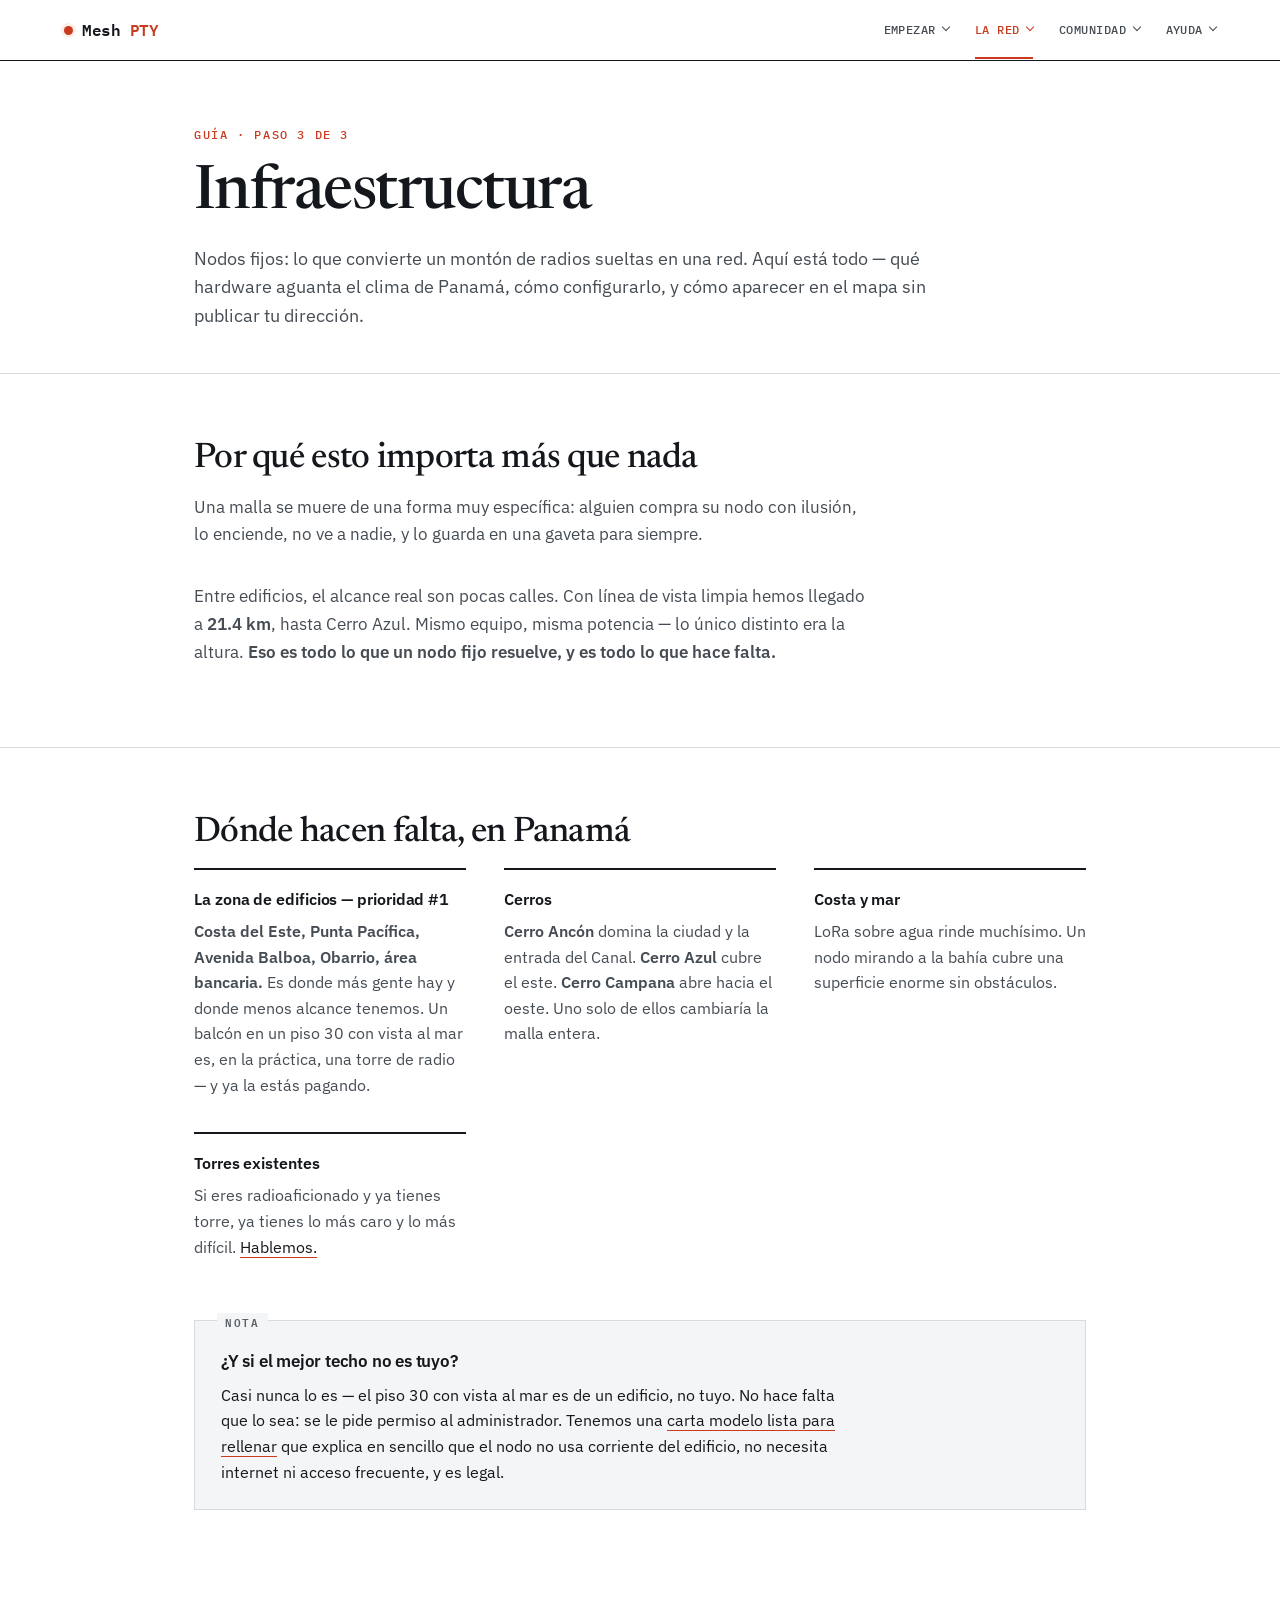
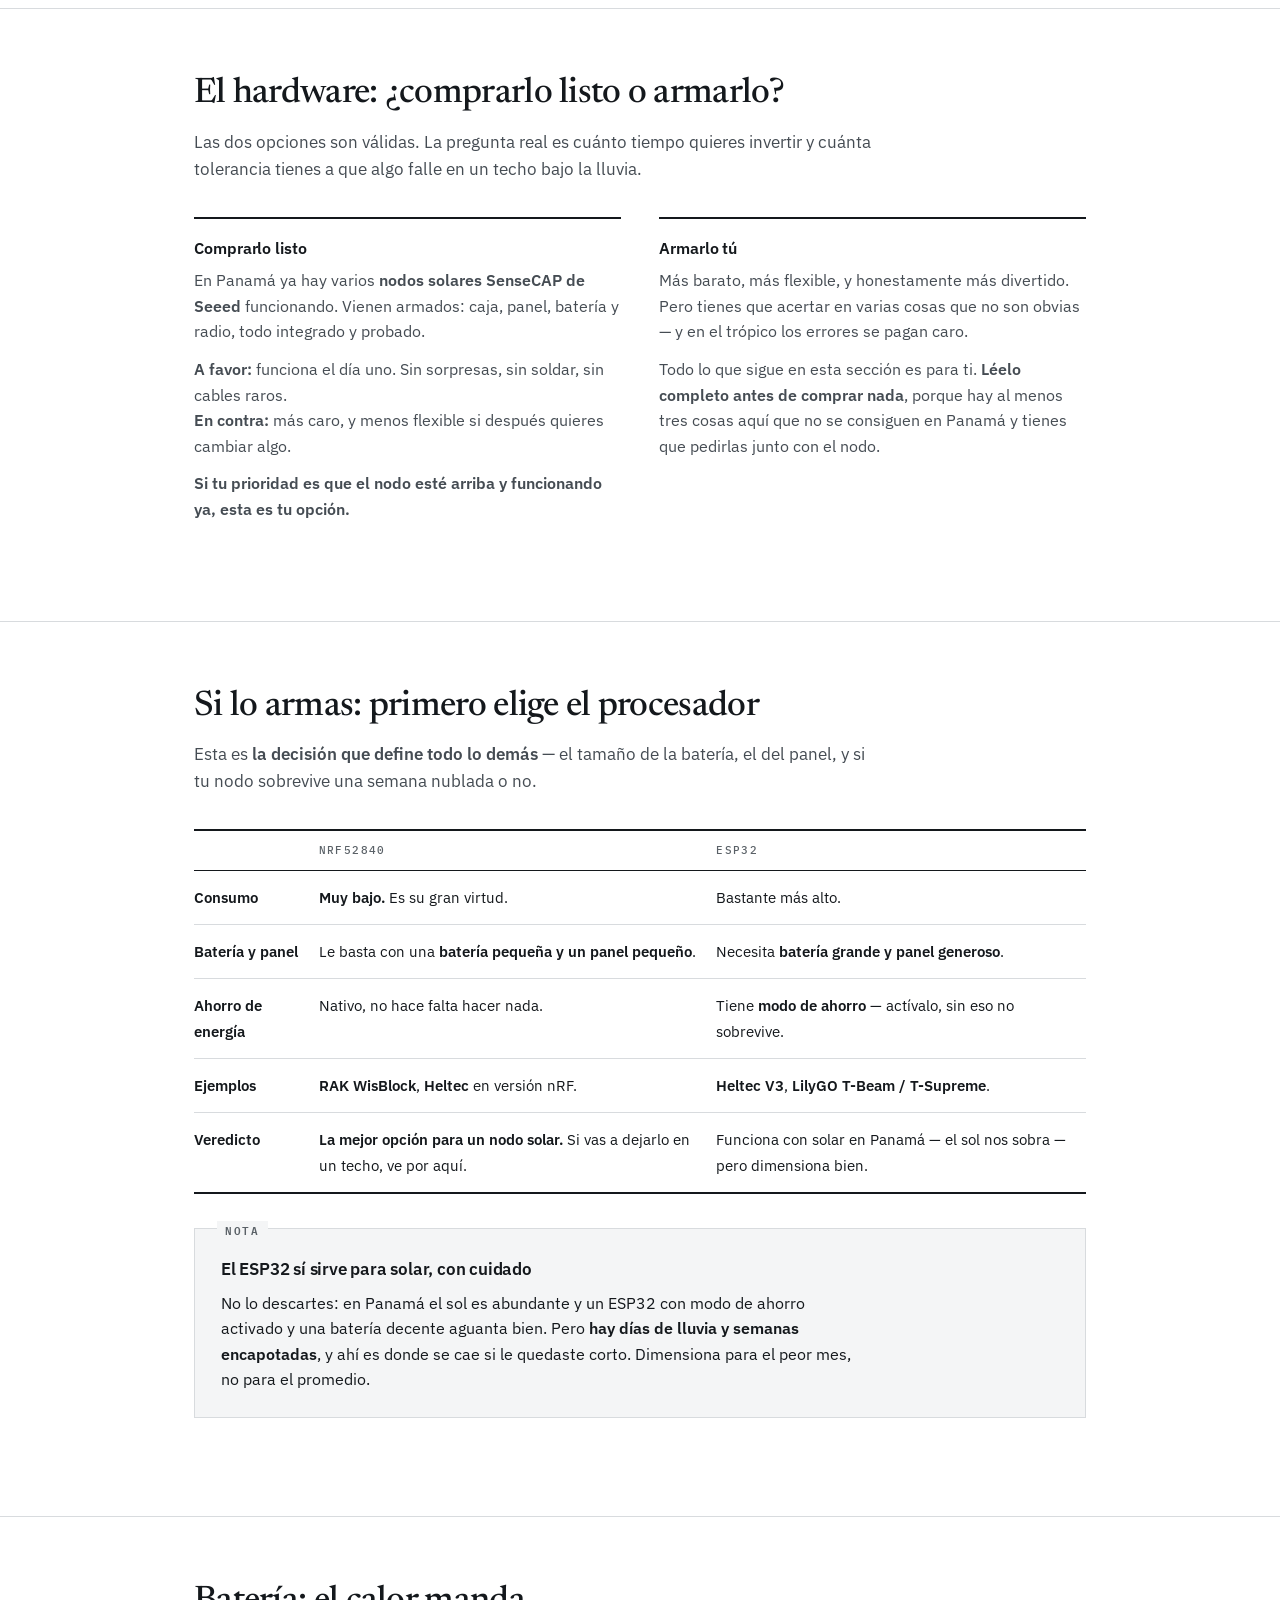
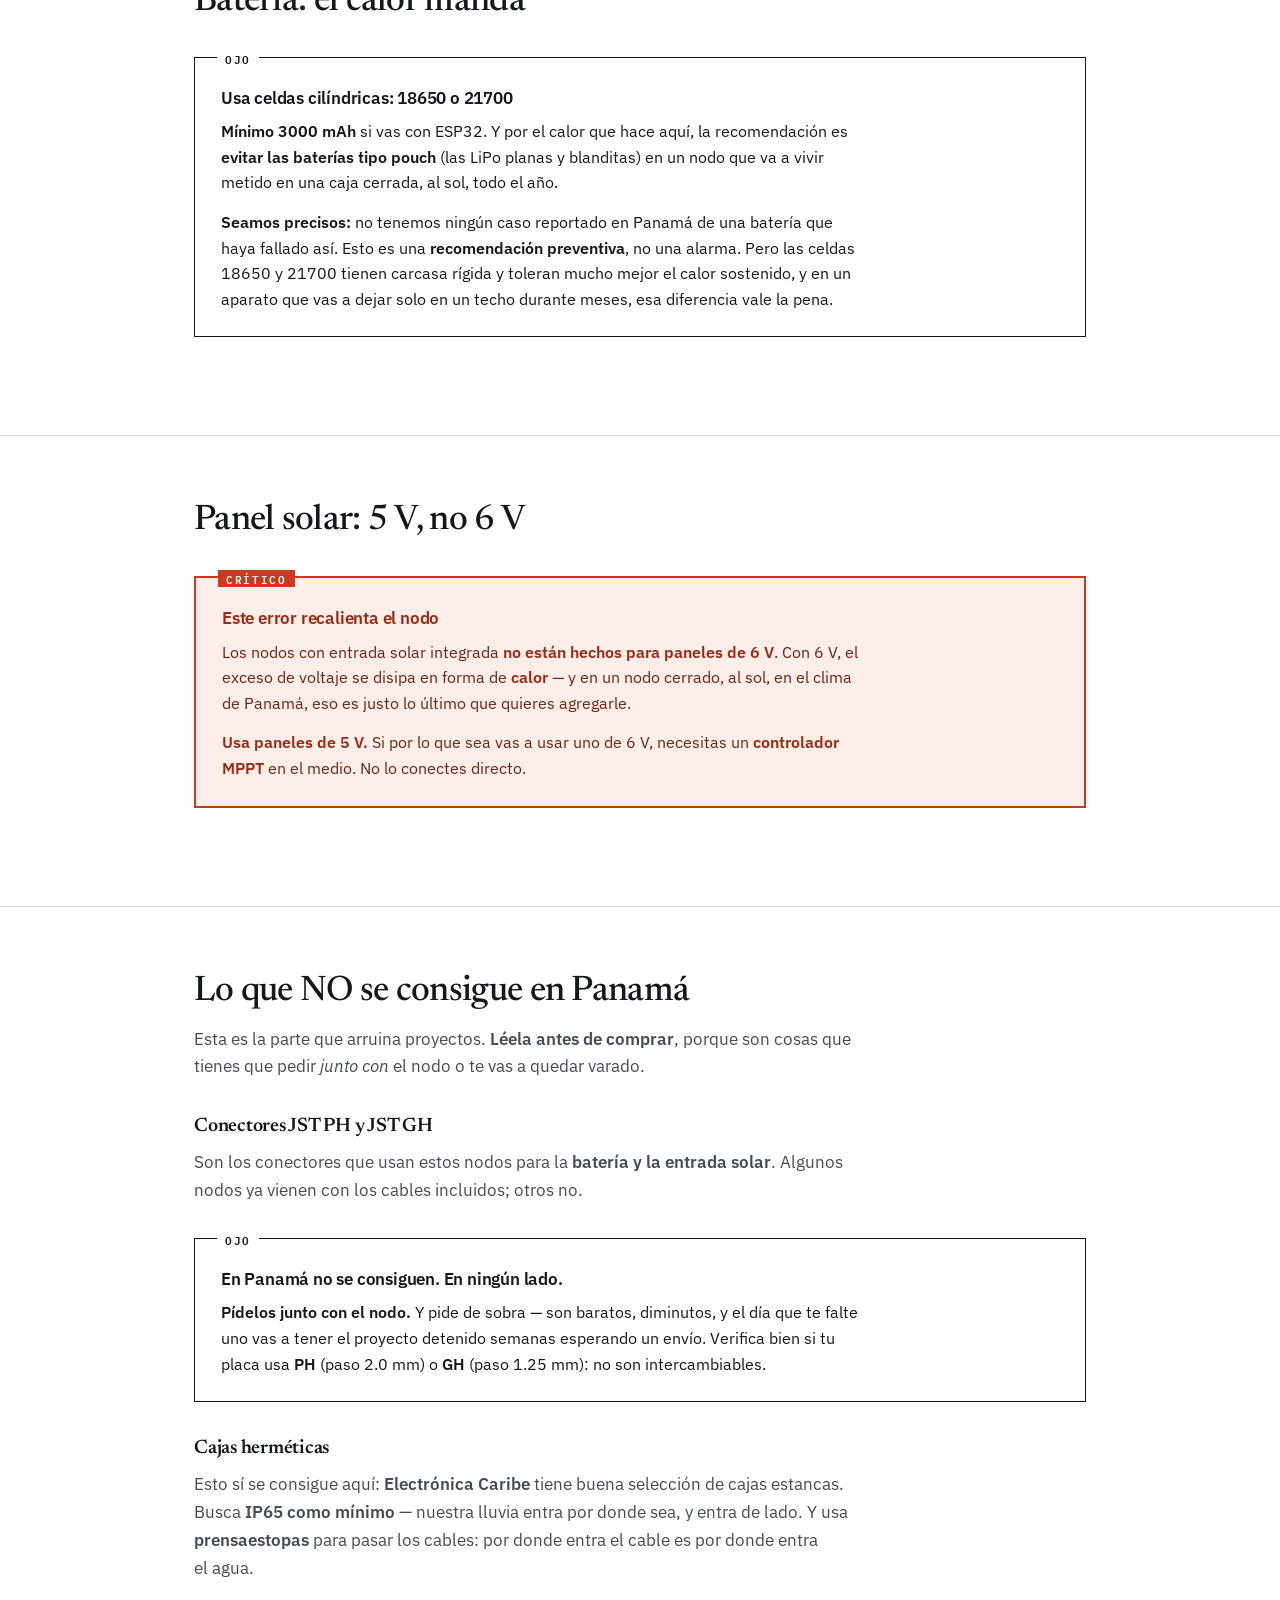
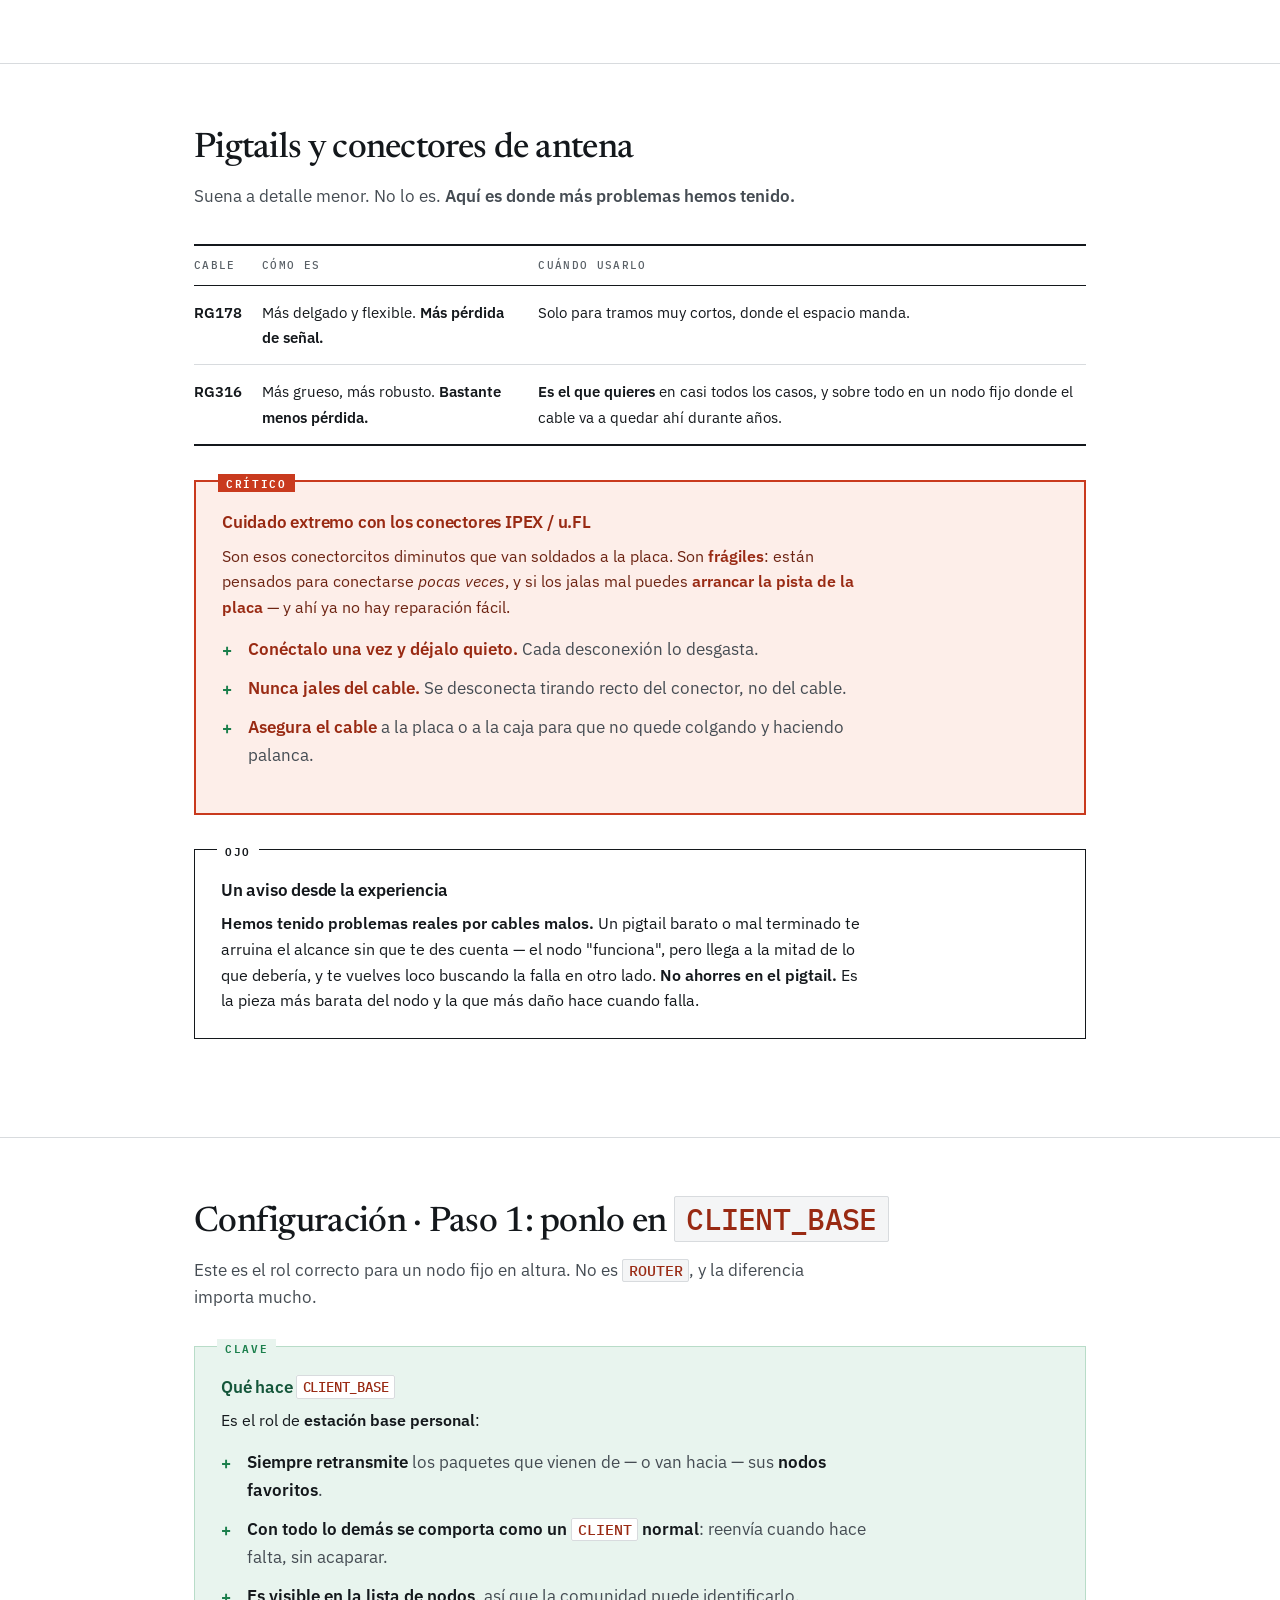
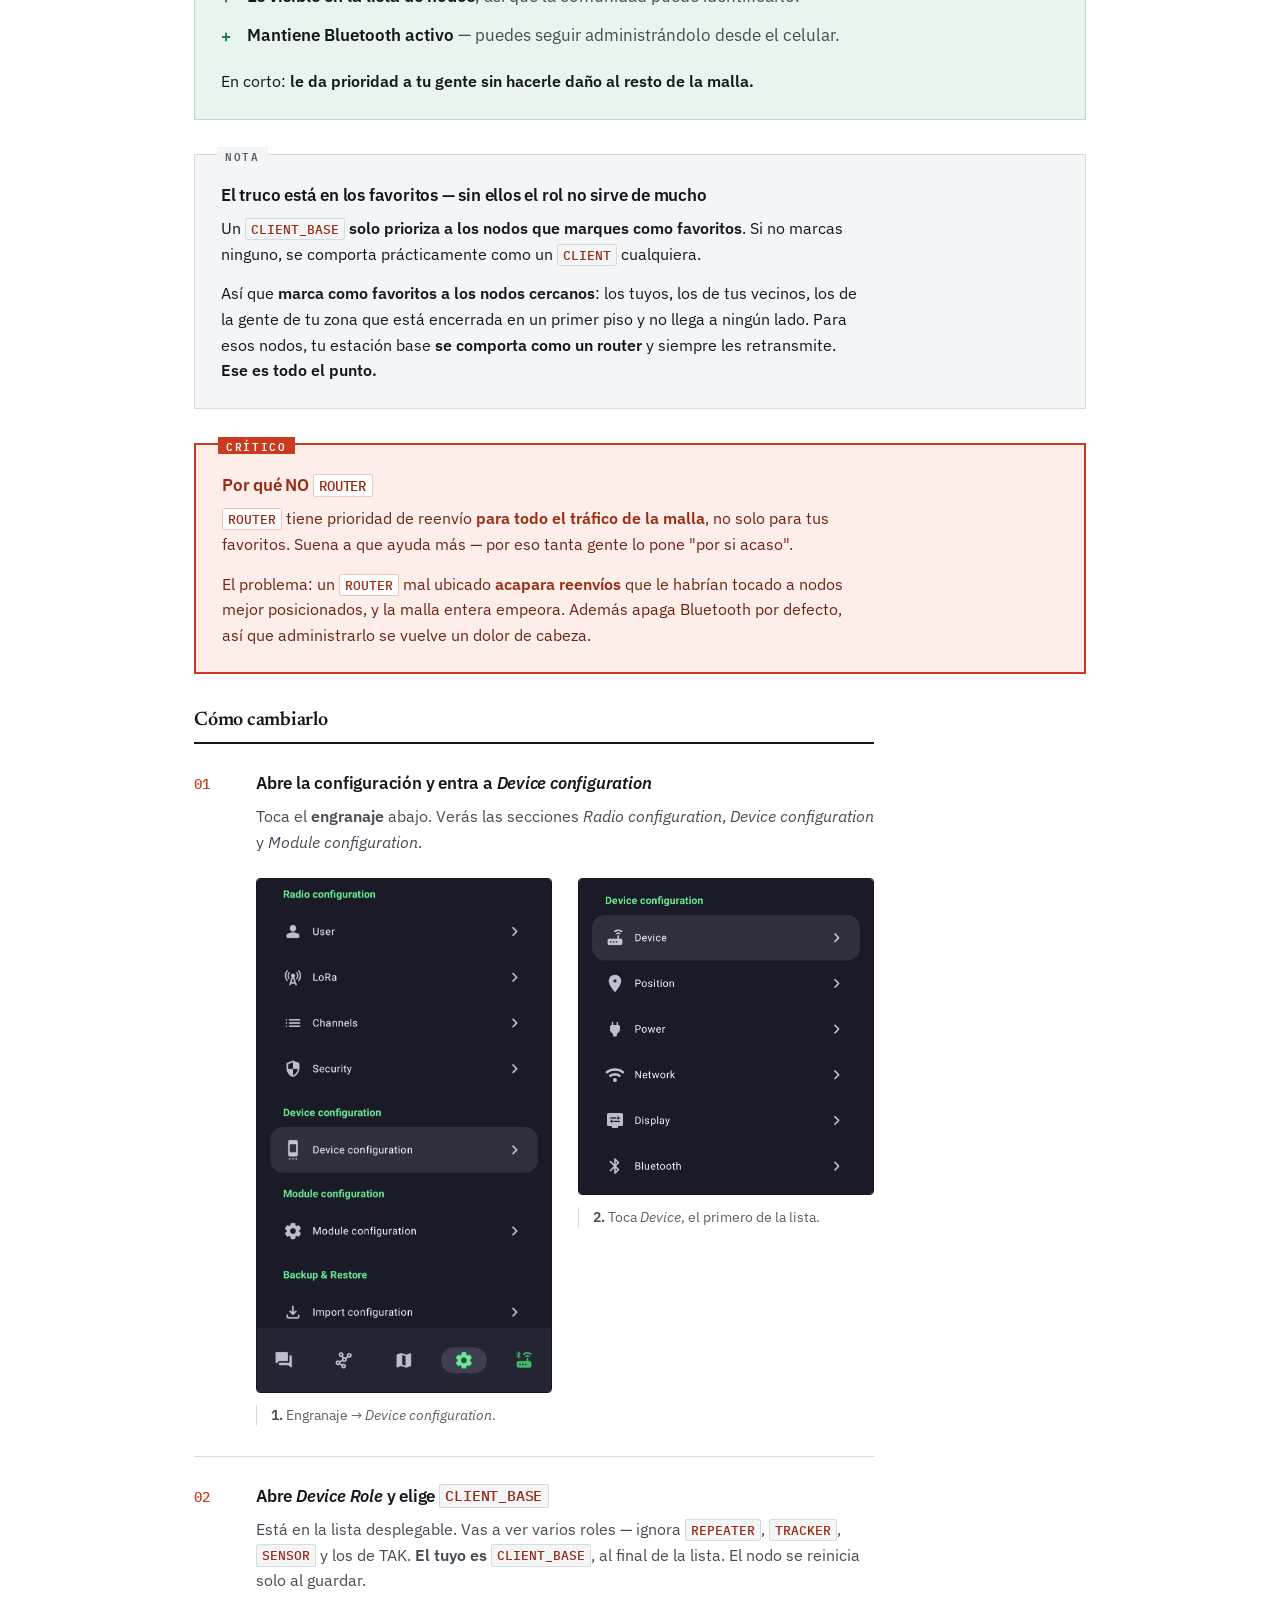
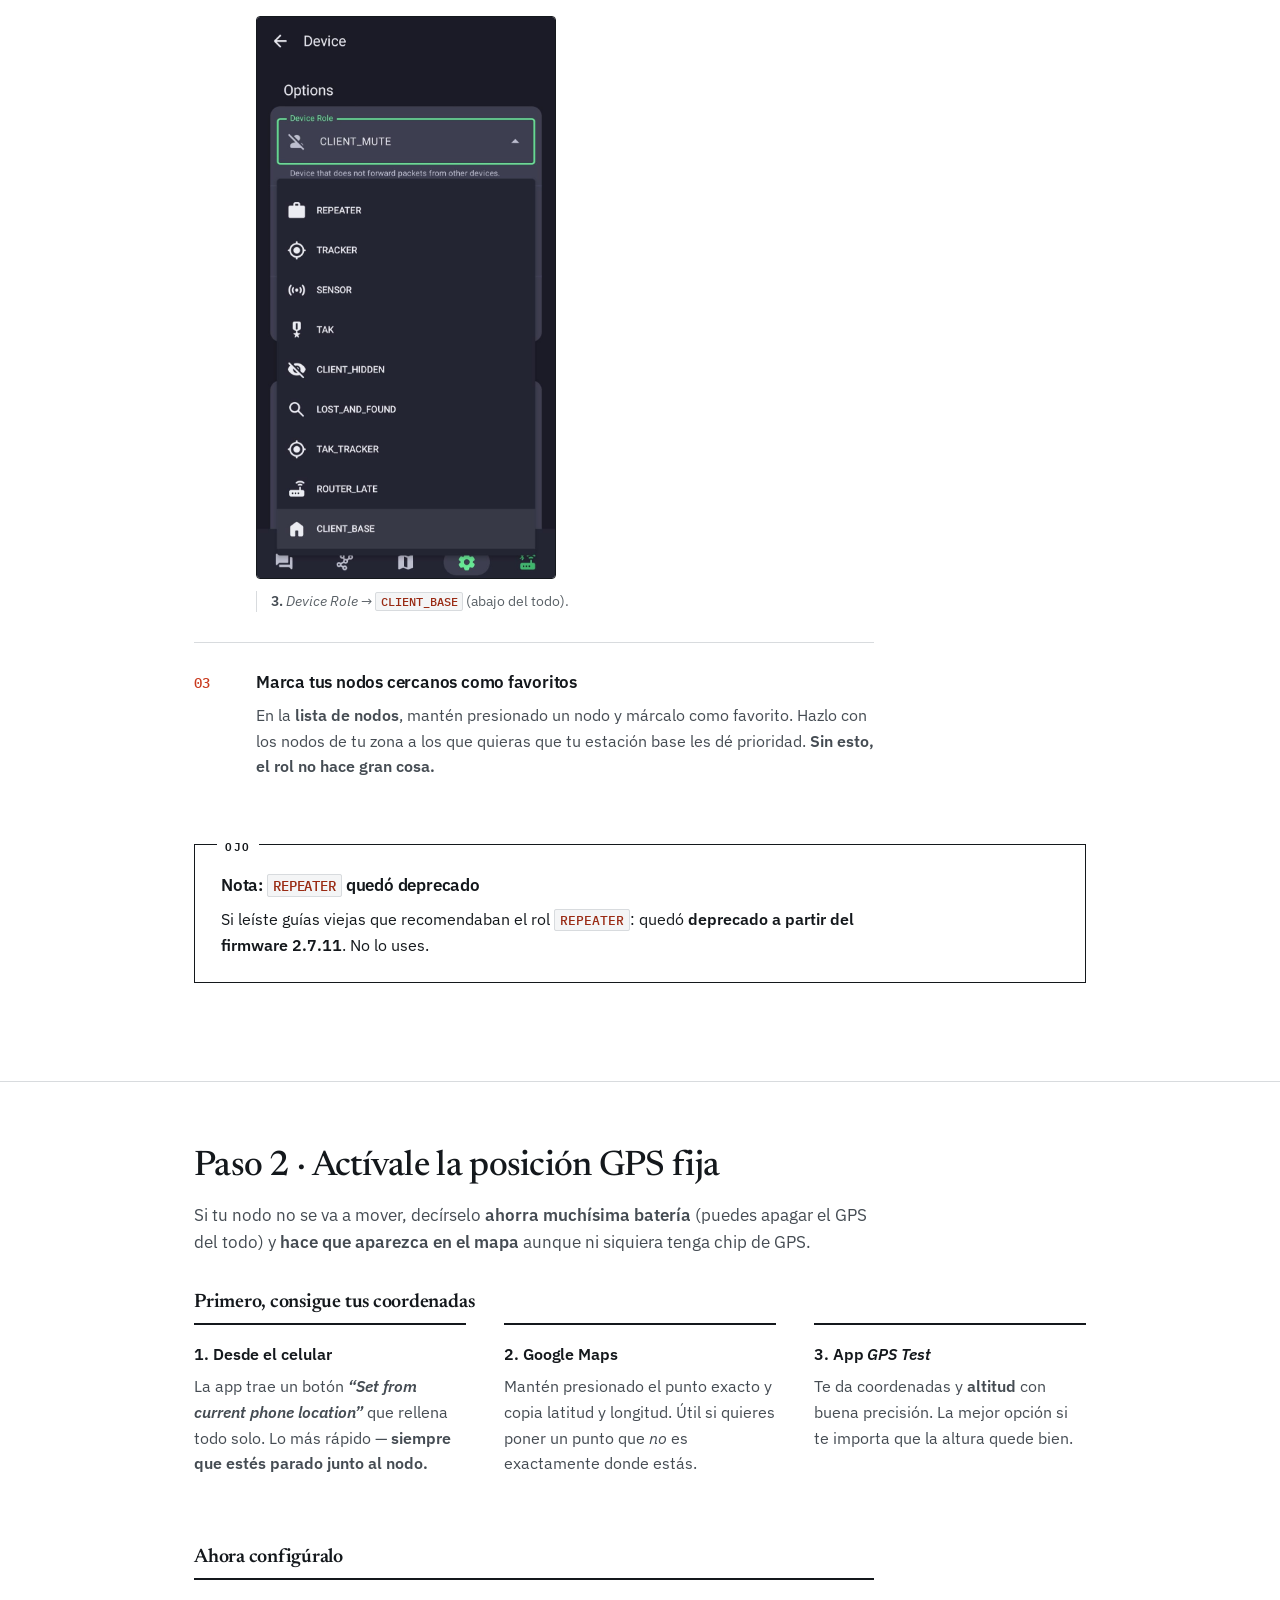
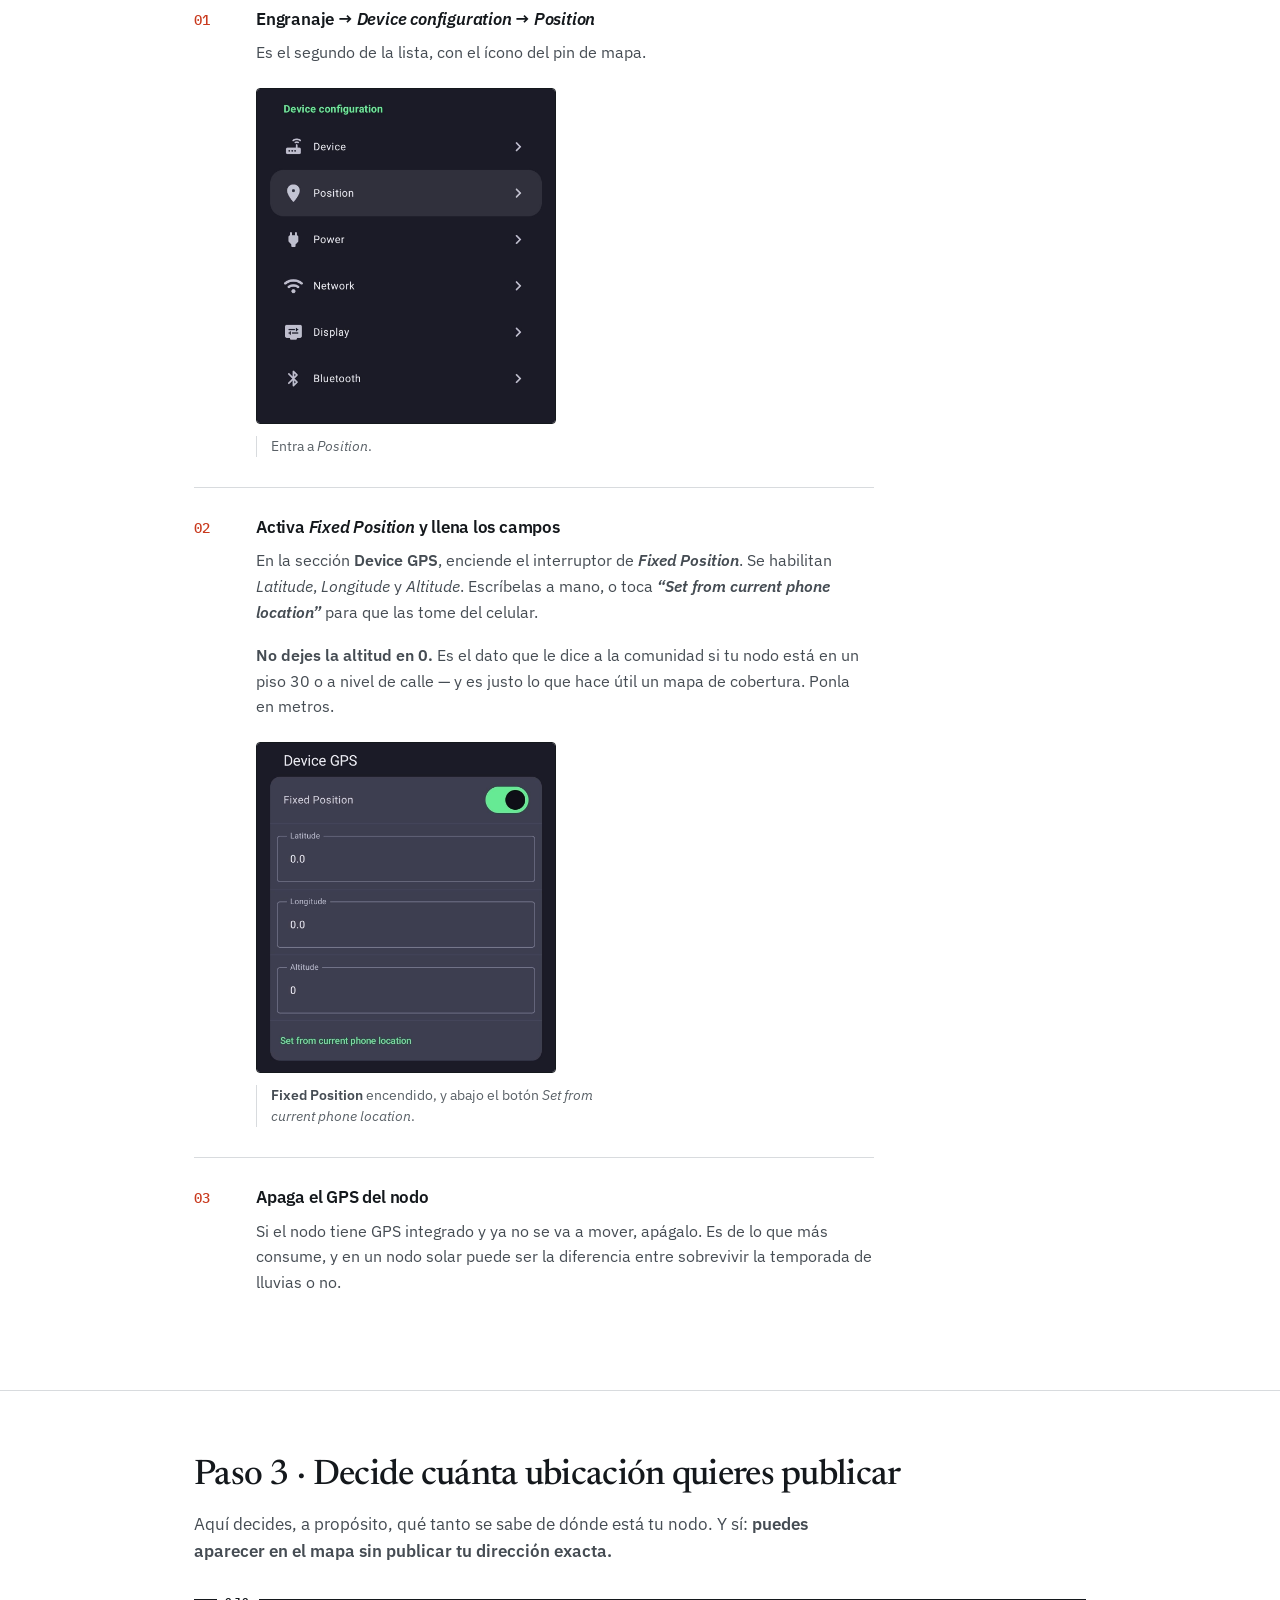
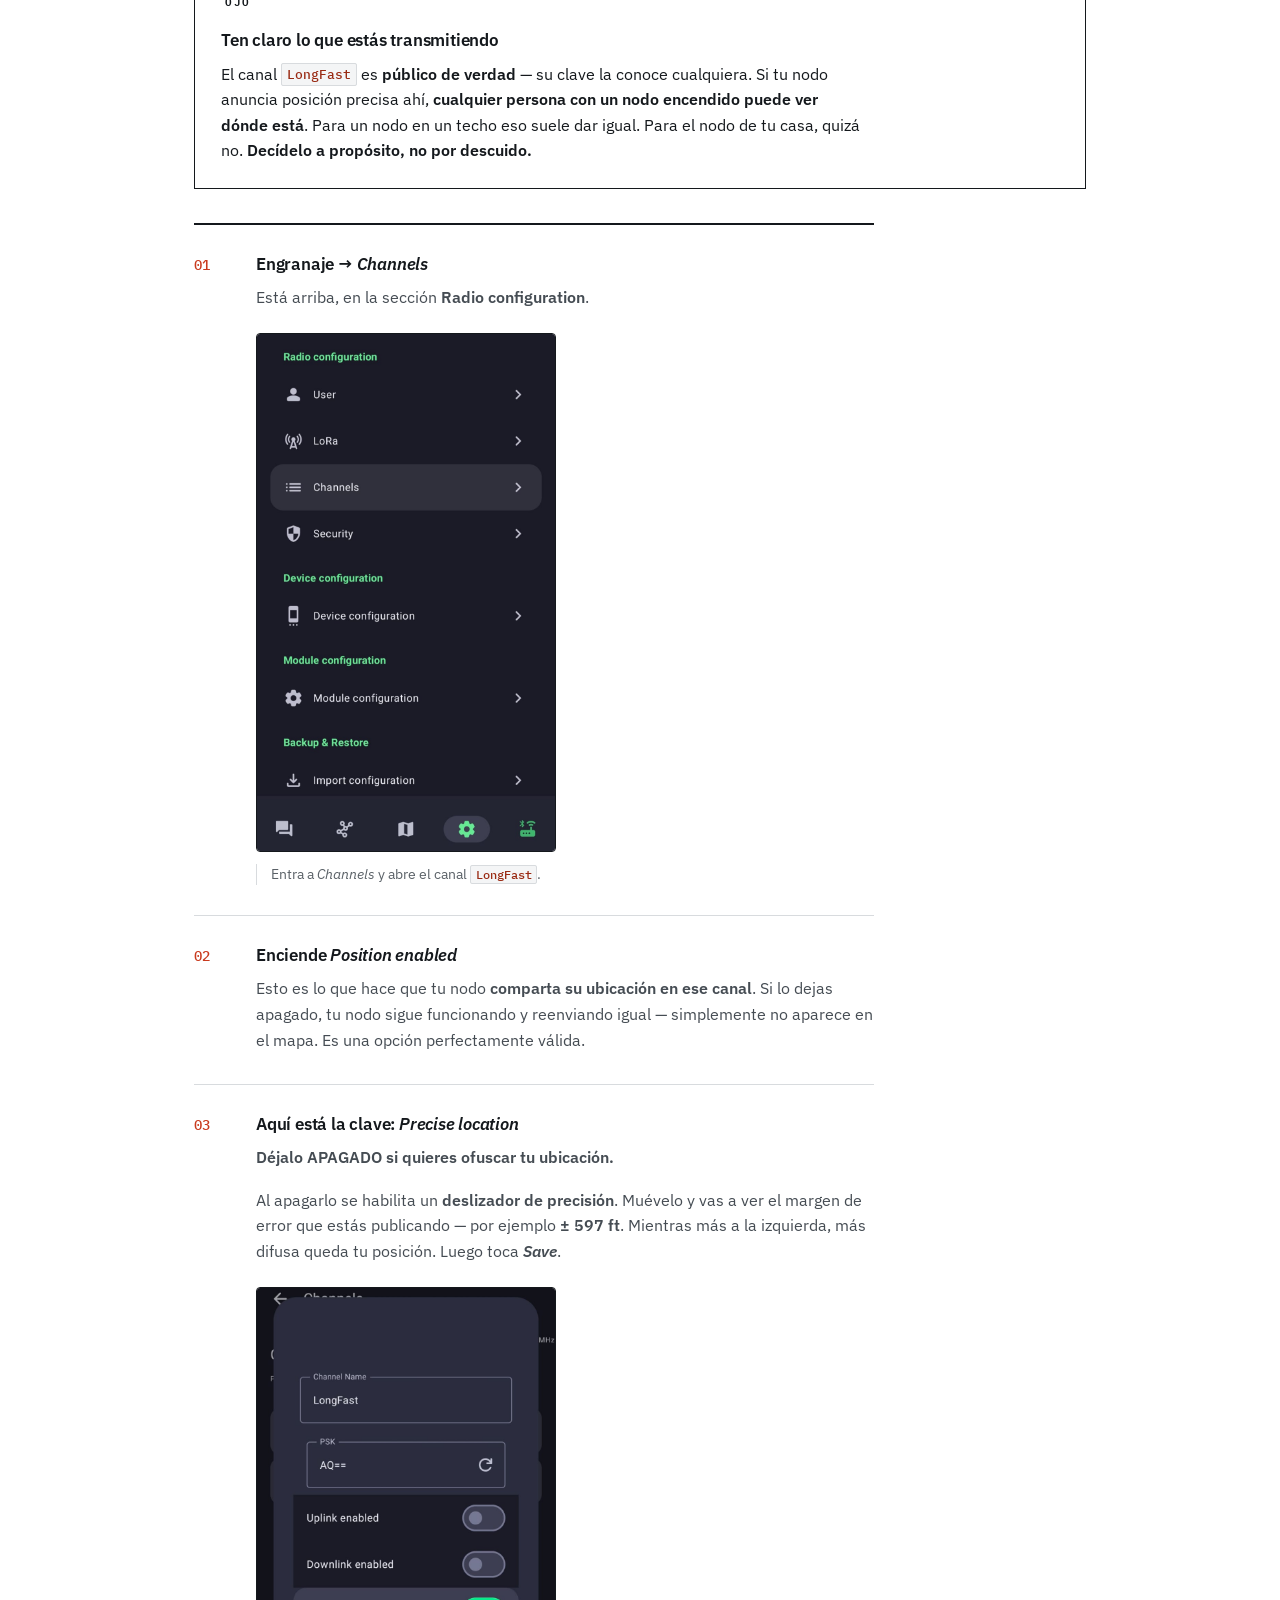
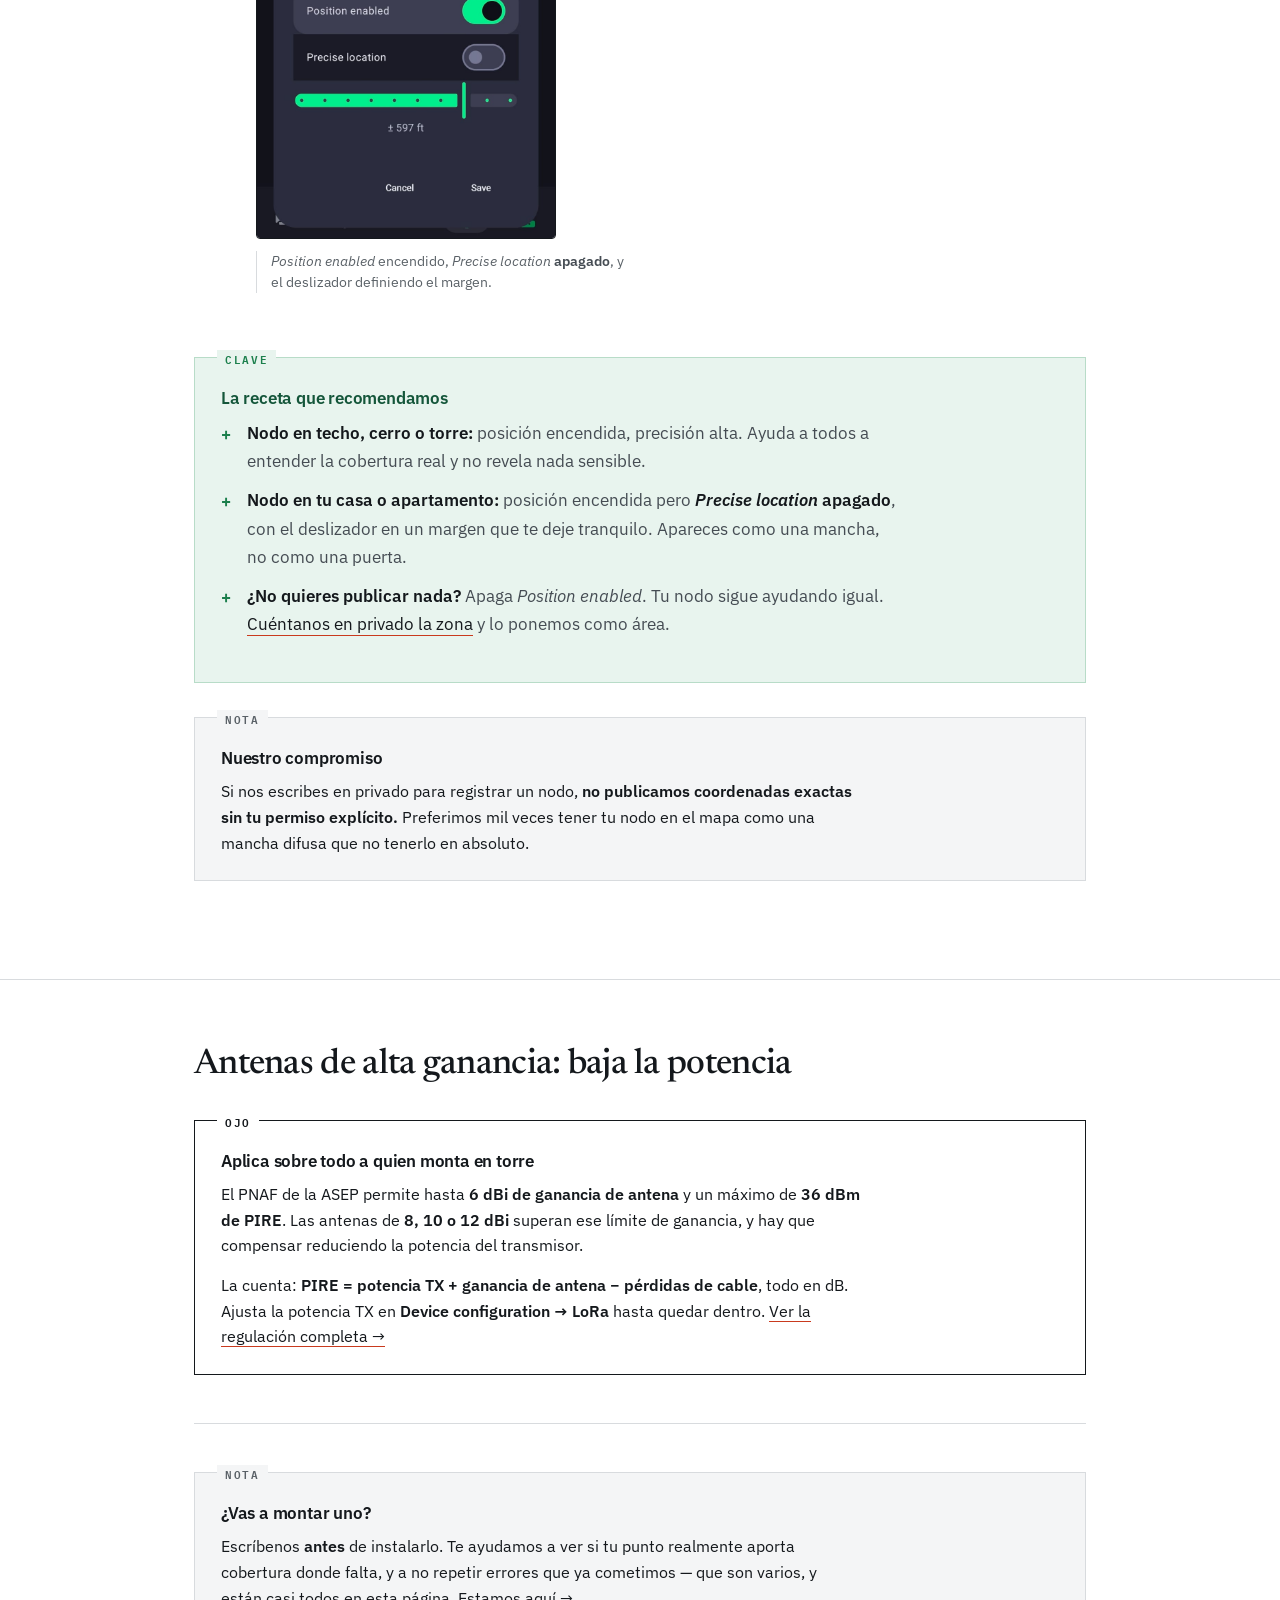
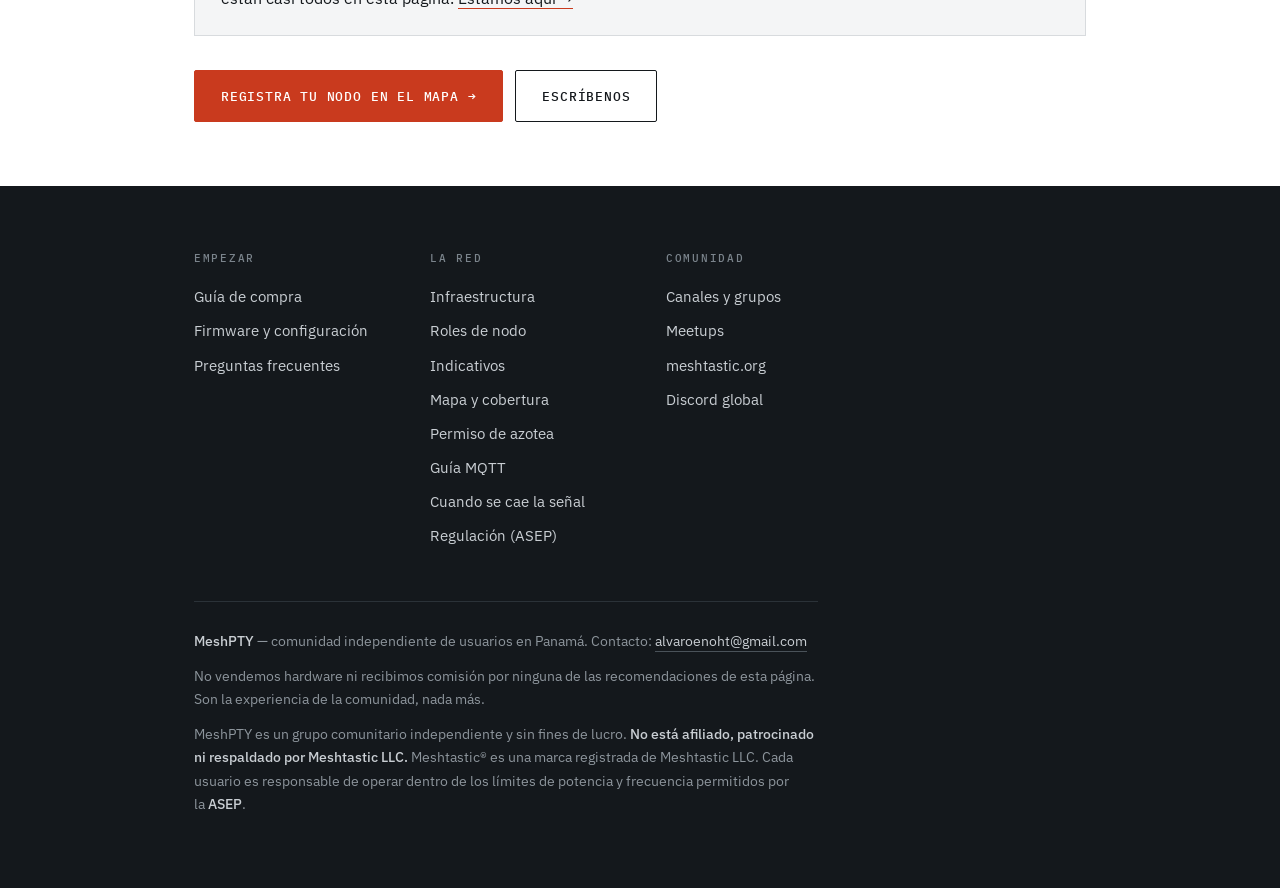
<file: nodos-fijos.html>
<!DOCTYPE html>
<html lang="es">
<head>
<meta charset="utf-8">
<meta name="viewport" content="width=device-width, initial-scale=1">
<title>Infraestructura — MeshPTY</title>
<meta name="description" content="Cómo montar un nodo fijo solar en Panamá: comprar listo o armarlo, nRF52840 vs ESP32, baterías, cajas, conectores JST, pigtails y paneles. Más rol CLIENT_BASE y posición fija.">
<link rel="stylesheet" href="styles.css">
<link rel="icon" href="favicon.svg" type="image/svg+xml">
<meta name="theme-color" content="#14181c">
<meta property="og:type" content="website">
<meta property="og:site_name" content="MeshPTY">
<meta property="og:title" content="Infraestructura — MeshPTY">
<meta property="og:description" content="Cómo montar un nodo fijo solar en Panamá: comprar listo o armarlo, nRF52840 vs ESP32, baterías, cajas, conectores JST, pigtails y paneles. Más rol CLIENT_BASE y posición fija.">
<meta property="og:image" content="https://meshpty.github.io/og.png">
<meta property="og:image:width" content="1200">
<meta property="og:image:height" content="630">
<meta name="twitter:card" content="summary_large_image">
</head>
<body>
<a class="skip" href="#main">Saltar al contenido</a>

<nav>
  <div class="wrap-wide">
    <a class="brand" href="index.html"><span class="dot"></span>Mesh<b>PTY</b></a>
    <div class="links">
      <div class="menu">
        <button class="mtrigger" type="button">Empezar</button>
        <div class="drop">
          <a href="comprar.html">Guía de compra</a>
          <a href="instalar.html">Firmware y configuración</a>
        </div>
      </div>
      <div class="menu on">
        <button class="mtrigger" type="button">La red</button>
        <div class="drop">
          <a href="nodos-fijos.html" aria-current="page">Infraestructura</a>
          <a href="roles.html">Roles de nodo</a>
          <a href="indicativos.html">Indicativos</a>
          <a href="mapa.html">Mapa y cobertura</a>
          <a href="carta-azotea.html">Permiso de azotea</a>
          <a href="mqtt.html">MQTT</a>
        </div>
      </div>
      <div class="menu">
        <button class="mtrigger" type="button">Comunidad</button>
        <div class="drop">
          <a href="comunidad.html">Canales y grupos</a>
          <a href="meetups.html">Meetups</a>
        </div>
      </div>
      <div class="menu">
        <button class="mtrigger" type="button">Ayuda</button>
        <div class="drop">
          <a href="faq.html">Preguntas frecuentes</a>
          <a href="sin-senal.html">Cuando se cae la señal</a>
          <a href="legal.html">Regulación (ASEP)</a>
        </div>
      </div>
    </div>
  </div>
</nav>

<main id="main">

<div class="phead">
  <div class="wrap">
    <span class="eyebrow">Guía · paso 3 de 3</span>
    <h1>Infraestructura</h1>
    <p>
      Nodos fijos: lo que convierte un montón de radios sueltas en una red. Aquí está todo — qué hardware
      aguanta el clima de Panamá, cómo configurarlo, y cómo aparecer en el mapa sin publicar tu dirección.
    </p>
  </div>
</div>

<section>
  <div class="wrap">
    <h2 class="mt0">Por qué esto importa más que nada</h2>
    <p class="sub">
      Una malla se muere de una forma muy específica: alguien compra su nodo con ilusión, lo enciende,
      no ve a nadie, y lo guarda en una gaveta para siempre.
    </p>
    <p class="muted">
      Entre edificios, el alcance real son pocas calles. Con línea de vista limpia hemos llegado a
      <strong>21.4 km</strong>, hasta Cerro Azul. Mismo equipo, misma potencia — lo único distinto era la altura.
      <strong>Eso es todo lo que un nodo fijo resuelve, y es todo lo que hace falta.</strong>
    </p>
  </div>
</section>

<section>
  <div class="wrap">
    <h2>Dónde hacen falta, en Panamá</h2>

    <div class="grid g2">
      <div class="card">
        <h3>La zona de edificios — prioridad #1</h3>
        <p>
          <strong>Costa del Este, Punta Pacífica, Avenida Balboa, Obarrio, área bancaria.</strong>
          Es donde más gente hay y donde menos alcance tenemos. Un balcón en un piso 30 con vista al mar
          es, en la práctica, una torre de radio — y ya la estás pagando.
        </p>
      </div>
      <div class="card">
        <h3>Cerros</h3>
        <p>
          <strong>Cerro Ancón</strong> domina la ciudad y la entrada del Canal.
          <strong>Cerro Azul</strong> cubre el este. <strong>Cerro Campana</strong> abre hacia el oeste.
          Uno solo de ellos cambiaría la malla entera.
        </p>
      </div>
      <div class="card">
        <h3>Costa y mar</h3>
        <p>
          LoRa sobre agua rinde muchísimo. Un nodo mirando a la bahía cubre una superficie enorme sin
          obstáculos.
        </p>
      </div>
      <div class="card">
        <h3>Torres existentes</h3>
        <p>
          Si eres radioaficionado y ya tienes torre, ya tienes lo más caro y lo más difícil.
          <a href="comunidad.html#radioaficionados">Hablemos.</a>
        </p>
      </div>
    </div>

    <div class="box info" style="margin-top:26px">
      <h3>¿Y si el mejor techo no es tuyo?</h3>
      <p class="mb0">
        Casi nunca lo es — el piso 30 con vista al mar es de un edificio, no tuyo. No hace falta que lo
        sea: se le pide permiso al administrador. Tenemos una
        <a href="carta-azotea.html">carta modelo lista para rellenar</a> que explica en sencillo que el
        nodo no usa corriente del edificio, no necesita internet ni acceso frecuente, y es legal.
      </p>
    </div>
  </div>
</section>

<!-- ================= HARDWARE ================= -->
<section id="hardware">
  <div class="wrap">
    <h2>El hardware: ¿comprarlo listo o armarlo?</h2>
    <p class="sub">
      Las dos opciones son válidas. La pregunta real es cuánto tiempo quieres invertir y cuánta
      tolerancia tienes a que algo falle en un techo bajo la lluvia.
    </p>

    <div class="grid g2">
      <div class="card">
        <h3>Comprarlo listo</h3>
        <p>
          En Panamá ya hay varios <strong>nodos solares SenseCAP de Seeed</strong> funcionando. Vienen
          armados: caja, panel, batería y radio, todo integrado y probado.
        </p>
        <p>
          <strong>A favor:</strong> funciona el día uno. Sin sorpresas, sin soldar, sin cables raros.
          <br>
          <strong>En contra:</strong> más caro, y menos flexible si después quieres cambiar algo.
        </p>
        <p class="mb0">
          <strong>Si tu prioridad es que el nodo esté arriba y funcionando ya, esta es tu opción.</strong>
        </p>
      </div>

      <div class="card">
        <h3>Armarlo tú</h3>
        <p>
          Más barato, más flexible, y honestamente más divertido. Pero tienes que acertar en varias cosas
          que no son obvias — y en el trópico los errores se pagan caro.
        </p>
        <p class="mb0">
          Todo lo que sigue en esta sección es para ti. <strong>Léelo completo antes de comprar nada</strong>,
          porque hay al menos tres cosas aquí que no se consiguen en Panamá y tienes que pedirlas junto con
          el nodo.
        </p>
      </div>
    </div>
  </div>
</section>

<section>
  <div class="wrap">
    <h2>Si lo armas: primero elige el procesador</h2>
    <p class="sub">
      Esta es <strong>la decisión que define todo lo demás</strong> — el tamaño de la batería, el del panel,
      y si tu nodo sobrevive una semana nublada o no.
    </p>

    <div class="tbl-wrap">
      <table class="tbl">
        <thead>
          <tr>
            <th scope="col"></th>
            <th scope="col">nRF52840</th>
            <th scope="col">ESP32</th>
          </tr>
        </thead>
        <tbody>
          <tr>
            <td><strong>Consumo</strong></td>
            <td><strong>Muy bajo.</strong> Es su gran virtud.</td>
            <td>Bastante más alto.</td>
          </tr>
          <tr>
            <td><strong>Batería y panel</strong></td>
            <td>Le basta con una <strong>batería pequeña y un panel pequeño</strong>.</td>
            <td>Necesita <strong>batería grande y panel generoso</strong>.</td>
          </tr>
          <tr>
            <td><strong>Ahorro de energía</strong></td>
            <td>Nativo, no hace falta hacer nada.</td>
            <td>Tiene <strong>modo de ahorro</strong> — actívalo, sin eso no sobrevive.</td>
          </tr>
          <tr>
            <td><strong>Ejemplos</strong></td>
            <td><strong>RAK WisBlock</strong>, <strong>Heltec</strong> en versión nRF.</td>
            <td><strong>Heltec V3</strong>, <strong>LilyGO T-Beam / T-Supreme</strong>.</td>
          </tr>
          <tr>
            <td><strong>Veredicto</strong></td>
            <td><strong>La mejor opción para un nodo solar.</strong> Si vas a dejarlo en un techo, ve por aquí.</td>
            <td>Funciona con solar en Panamá — el sol nos sobra — pero dimensiona bien.</td>
          </tr>
        </tbody>
      </table>
    </div>

    <div class="box info">
      <h3>El ESP32 sí sirve para solar, con cuidado</h3>
      <p class="mb0">
        No lo descartes: en Panamá el sol es abundante y un ESP32 con modo de ahorro activado y una batería
        decente aguanta bien. Pero <strong>hay días de lluvia y semanas encapotadas</strong>, y ahí es donde
        se cae si le quedaste corto. Dimensiona para el peor mes, no para el promedio.
      </p>
    </div>
  </div>
</section>

<section>
  <div class="wrap">
    <h2>Batería: el calor manda</h2>

    <div class="box warn">
      <h3>Usa celdas cilíndricas: 18650 o 21700</h3>
      <p>
        <strong>Mínimo 3000 mAh</strong> si vas con ESP32. Y por el calor que hace aquí, la recomendación es
        <strong>evitar las baterías tipo pouch</strong> (las LiPo planas y blanditas) en un nodo que va a
        vivir metido en una caja cerrada, al sol, todo el año.
      </p>
      <p class="mb0">
        <strong>Seamos precisos:</strong> no tenemos ningún caso reportado en Panamá de una batería que haya
        fallado así. Esto es una <strong>recomendación preventiva</strong>, no una alarma. Pero las celdas
        18650 y 21700 tienen carcasa rígida y toleran mucho mejor el calor sostenido, y en un aparato que vas
        a dejar solo en un techo durante meses, esa diferencia vale la pena.
      </p>
    </div>
  </div>
</section>

<section>
  <div class="wrap">
    <h2>Panel solar: 5 V, no 6 V</h2>

    <div class="box stop">
      <h3>Este error recalienta el nodo</h3>
      <p>
        Los nodos con entrada solar integrada <strong>no están hechos para paneles de 6 V</strong>. Con 6 V,
        el exceso de voltaje se disipa en forma de <strong>calor</strong> — y en un nodo cerrado, al sol, en
        el clima de Panamá, eso es justo lo último que quieres agregarle.
      </p>
      <p class="mb0">
        <strong>Usa paneles de 5 V.</strong> Si por lo que sea vas a usar uno de 6 V, necesitas un
        <strong>controlador MPPT</strong> en el medio. No lo conectes directo.
      </p>
    </div>
  </div>
</section>

<section>
  <div class="wrap">
    <h2>Lo que NO se consigue en Panamá</h2>
    <p class="sub">
      Esta es la parte que arruina proyectos. <strong>Léela antes de comprar</strong>, porque son cosas que
      tienes que pedir <em>junto con</em> el nodo o te vas a quedar varado.
    </p>

    <h3>Conectores JST PH y JST GH</h3>
    <p class="muted">
      Son los conectores que usan estos nodos para la <strong>batería y la entrada solar</strong>. Algunos
      nodos ya vienen con los cables incluidos; otros no.
    </p>
    <div class="box warn">
      <h3>En Panamá no se consiguen. En ningún lado.</h3>
      <p class="mb0">
        <strong>Pídelos junto con el nodo.</strong> Y pide de sobra — son baratos, diminutos, y el día que te
        falte uno vas a tener el proyecto detenido semanas esperando un envío. Verifica bien si tu placa usa
        <strong>PH</strong> (paso 2.0 mm) o <strong>GH</strong> (paso 1.25 mm): no son intercambiables.
      </p>
    </div>

    <h3>Cajas herméticas</h3>
    <p class="muted">
      Esto sí se consigue aquí: <strong>Electrónica Caribe</strong> tiene buena selección de cajas estancas.
      Busca <strong>IP65 como mínimo</strong> — nuestra lluvia entra por donde sea, y entra de lado. Y usa
      <strong>prensaestopas</strong> para pasar los cables: por donde entra el cable es por donde entra el
      agua.
    </p>
  </div>
</section>

<section>
  <div class="wrap">
    <h2>Pigtails y conectores de antena</h2>
    <p class="sub">
      Suena a detalle menor. No lo es. <strong>Aquí es donde más problemas hemos tenido.</strong>
    </p>

    <div class="tbl-wrap">
      <table class="tbl">
        <thead>
          <tr><th scope="col">Cable</th><th scope="col">Cómo es</th><th scope="col">Cuándo usarlo</th></tr>
        </thead>
        <tbody>
          <tr>
            <td><strong>RG178</strong></td>
            <td>Más delgado y flexible. <strong>Más pérdida de señal.</strong></td>
            <td>Solo para tramos muy cortos, donde el espacio manda.</td>
          </tr>
          <tr>
            <td><strong>RG316</strong></td>
            <td>Más grueso, más robusto. <strong>Bastante menos pérdida.</strong></td>
            <td>
              <strong>Es el que quieres</strong> en casi todos los casos, y sobre todo en un nodo fijo donde
              el cable va a quedar ahí durante años.
            </td>
          </tr>
        </tbody>
      </table>
    </div>

    <div class="box stop">
      <h3>Cuidado extremo con los conectores IPEX / u.FL</h3>
      <p>
        Son esos conectorcitos diminutos que van soldados a la placa. Son <strong>frágiles</strong>: están
        pensados para conectarse <em>pocas veces</em>, y si los jalas mal puedes
        <strong>arrancar la pista de la placa</strong> — y ahí ya no hay reparación fácil.
      </p>
      <ul class="check mb0">
        <li><strong>Conéctalo una vez y déjalo quieto.</strong> Cada desconexión lo desgasta.</li>
        <li><strong>Nunca jales del cable.</strong> Se desconecta tirando recto del conector, no del cable.</li>
        <li><strong>Asegura el cable</strong> a la placa o a la caja para que no quede colgando y haciendo palanca.</li>
      </ul>
    </div>

    <div class="box warn">
      <h3>Un aviso desde la experiencia</h3>
      <p class="mb0">
        <strong>Hemos tenido problemas reales por cables malos.</strong> Un pigtail barato o mal terminado te
        arruina el alcance sin que te des cuenta — el nodo "funciona", pero llega a la mitad de lo que debería,
        y te vuelves loco buscando la falla en otro lado. <strong>No ahorres en el pigtail.</strong> Es la
        pieza más barata del nodo y la que más daño hace cuando falla.
      </p>
    </div>
  </div>
</section>

<!-- ================= ROLES ================= -->
<section id="roles">
  <div class="wrap">
    <h2>Configuración · Paso 1: ponlo en <code>CLIENT_BASE</code></h2>
    <p class="sub">
      Este es el rol correcto para un nodo fijo en altura. No es <code>ROUTER</code>, y la diferencia importa
      mucho.
    </p>

    <div class="box ok">
      <h3>Qué hace <code>CLIENT_BASE</code></h3>
      <p>Es el rol de <strong>estación base personal</strong>:</p>
      <ul class="check">
        <li><strong>Siempre retransmite</strong> los paquetes que vienen de — o van hacia — sus <strong>nodos favoritos</strong>.</li>
        <li><strong>Con todo lo demás se comporta como un <code>CLIENT</code> normal</strong>: reenvía cuando hace falta, sin acaparar.</li>
        <li><strong>Es visible en la lista de nodos</strong>, así que la comunidad puede identificarlo.</li>
        <li><strong>Mantiene Bluetooth activo</strong> — puedes seguir administrándolo desde el celular.</li>
      </ul>
      <p class="mb0">
        En corto: <strong>le da prioridad a tu gente sin hacerle daño al resto de la malla.</strong>
      </p>
    </div>

    <div class="box info">
      <h3>El truco está en los favoritos — sin ellos el rol no sirve de mucho</h3>
      <p>
        Un <code>CLIENT_BASE</code> <strong>solo prioriza a los nodos que marques como favoritos</strong>. Si
        no marcas ninguno, se comporta prácticamente como un <code>CLIENT</code> cualquiera.
      </p>
      <p class="mb0">
        Así que <strong>marca como favoritos a los nodos cercanos</strong>: los tuyos, los de tus vecinos, los
        de la gente de tu zona que está encerrada en un primer piso y no llega a ningún lado. Para esos nodos,
        tu estación base <strong>se comporta como un router</strong> y siempre les retransmite.
        <strong>Ese es todo el punto.</strong>
      </p>
    </div>

    <div class="box stop">
      <h3>Por qué NO <code>ROUTER</code></h3>
      <p>
        <code>ROUTER</code> tiene prioridad de reenvío <strong>para todo el tráfico de la malla</strong>, no
        solo para tus favoritos. Suena a que ayuda más — por eso tanta gente lo pone "por si acaso".
      </p>
      <p class="mb0">
        El problema: un <code>ROUTER</code> mal ubicado <strong>acapara reenvíos</strong> que le habrían tocado
        a nodos mejor posicionados, y la malla entera empeora. Además apaga Bluetooth por defecto, así que
        administrarlo se vuelve un dolor de cabeza.
      </p>
    </div>

    <h3>Cómo cambiarlo</h3>

    <ol class="steps">
      <li>
        <h3>Abre la configuración y entra a <em>Device configuration</em></h3>
        <p>
          Toca el <strong>engranaje</strong> abajo. Verás las secciones <em>Radio configuration</em>,
          <em>Device configuration</em> y <em>Module configuration</em>.
        </p>
        <div class="shots">
          <figure class="shot">
            <img src="img/config-menu.jpg" alt="Menú de configuración de la app Meshtastic, con Device configuration resaltado">
            <figcaption><strong>1.</strong> Engranaje → <em>Device configuration</em>.</figcaption>
          </figure>
          <figure class="shot">
            <img src="img/device-config.jpg" alt="Submenú Device configuration mostrando Device, Position, Power, Network, Display y Bluetooth">
            <figcaption><strong>2.</strong> Toca <em>Device</em>, el primero de la lista.</figcaption>
          </figure>
        </div>
      </li>

      <li>
        <h3>Abre <em>Device Role</em> y elige <code>CLIENT_BASE</code></h3>
        <p>
          Está en la lista desplegable. Vas a ver varios roles — ignora <code>REPEATER</code>,
          <code>TRACKER</code>, <code>SENSOR</code> y los de TAK.
          <strong>El tuyo es <code>CLIENT_BASE</code></strong>, al final de la lista. El nodo se reinicia solo
          al guardar.
        </p>
        <figure class="shot">
          <img src="img/device-role.jpg" alt="Lista desplegable de Device Role mostrando REPEATER, TRACKER, SENSOR, TAK, CLIENT_HIDDEN, LOST_AND_FOUND, TAK_TRACKER, ROUTER_LATE y CLIENT_BASE">
          <figcaption><strong>3.</strong> <em>Device Role</em> → <code>CLIENT_BASE</code> (abajo del todo).</figcaption>
        </figure>
      </li>

      <li>
        <h3>Marca tus nodos cercanos como favoritos</h3>
        <p>
          En la <strong>lista de nodos</strong>, mantén presionado un nodo y márcalo como favorito. Hazlo con
          los nodos de tu zona a los que quieras que tu estación base les dé prioridad.
          <strong>Sin esto, el rol no hace gran cosa.</strong>
        </p>
      </li>
    </ol>

    <div class="box warn">
      <h3>Nota: <code>REPEATER</code> quedó deprecado</h3>
      <p class="mb0">
        Si leíste guías viejas que recomendaban el rol <code>REPEATER</code>: quedó
        <strong>deprecado a partir del firmware 2.7.11</strong>. No lo uses.
      </p>
    </div>
  </div>
</section>

<!-- ================= GPS FIJO ================= -->
<section id="posicion-fija">
  <div class="wrap">
    <h2>Paso 2 · Actívale la posición GPS fija</h2>
    <p class="sub">
      Si tu nodo no se va a mover, decírselo <strong>ahorra muchísima batería</strong> (puedes apagar el GPS
      del todo) y <strong>hace que aparezca en el mapa</strong> aunque ni siquiera tenga chip de GPS.
    </p>

    <h3>Primero, consigue tus coordenadas</h3>
    <div class="grid g3">
      <div class="card soft">
        <h3>1. Desde el celular</h3>
        <p>
          La app trae un botón <strong><em>“Set from current phone location”</em></strong> que rellena todo
          solo. Lo más rápido — <strong>siempre que estés parado junto al nodo.</strong>
        </p>
      </div>
      <div class="card soft">
        <h3>2. Google Maps</h3>
        <p>
          Mantén presionado el punto exacto y copia latitud y longitud. Útil si quieres poner un punto que
          <em>no</em> es exactamente donde estás.
        </p>
      </div>
      <div class="card soft">
        <h3>3. App <em>GPS Test</em></h3>
        <p>
          Te da coordenadas y <strong>altitud</strong> con buena precisión. La mejor opción si te importa que
          la altura quede bien.
        </p>
      </div>
    </div>

    <h3>Ahora configúralo</h3>
    <ol class="steps">
      <li>
        <h3>Engranaje → <em>Device configuration</em> → <em>Position</em></h3>
        <p>Es el segundo de la lista, con el ícono del pin de mapa.</p>
        <figure class="shot">
          <img src="img/position-menu.jpg" alt="Submenú Device configuration con la opción Position resaltada">
          <figcaption>Entra a <em>Position</em>.</figcaption>
        </figure>
      </li>

      <li>
        <h3>Activa <em>Fixed Position</em> y llena los campos</h3>
        <p>
          En la sección <strong>Device GPS</strong>, enciende el interruptor de
          <strong><em>Fixed Position</em></strong>. Se habilitan <em>Latitude</em>, <em>Longitude</em> y
          <em>Altitude</em>. Escríbelas a mano, o toca
          <strong><em>“Set from current phone location”</em></strong> para que las tome del celular.
        </p>
        <p>
          <strong>No dejes la altitud en 0.</strong> Es el dato que le dice a la comunidad si tu nodo está en
          un piso 30 o a nivel de calle — y es justo lo que hace útil un mapa de cobertura. Ponla en metros.
        </p>
        <figure class="shot">
          <img src="img/gps-fijo.jpg" alt="Pantalla Device GPS con el interruptor Fixed Position activado y los campos Latitude, Longitude y Altitude">
          <figcaption>
            <strong>Fixed Position</strong> encendido, y abajo el botón
            <em>Set from current phone location</em>.
          </figcaption>
        </figure>
      </li>

      <li>
        <h3>Apaga el GPS del nodo</h3>
        <p>
          Si el nodo tiene GPS integrado y ya no se va a mover, apágalo. Es de lo que más consume, y en un nodo
          solar puede ser la diferencia entre sobrevivir la temporada de lluvias o no.
        </p>
      </li>
    </ol>
  </div>
</section>

<!-- ================= PRIVACIDAD ================= -->
<section id="privacidad">
  <div class="wrap">
    <h2>Paso 3 · Decide cuánta ubicación quieres publicar</h2>
    <p class="sub">
      Aquí decides, a propósito, qué tanto se sabe de dónde está tu nodo. Y sí:
      <strong>puedes aparecer en el mapa sin publicar tu dirección exacta.</strong>
    </p>

    <div class="box warn">
      <h3>Ten claro lo que estás transmitiendo</h3>
      <p class="mb0">
        El canal <code>LongFast</code> es <strong>público de verdad</strong> — su clave la conoce cualquiera.
        Si tu nodo anuncia posición precisa ahí, <strong>cualquier persona con un nodo encendido puede ver
        dónde está</strong>. Para un nodo en un techo eso suele dar igual. Para el nodo de tu casa, quizá no.
        <strong>Decídelo a propósito, no por descuido.</strong>
      </p>
    </div>

    <ol class="steps">
      <li>
        <h3>Engranaje → <em>Channels</em></h3>
        <p>Está arriba, en la sección <strong>Radio configuration</strong>.</p>
        <figure class="shot">
          <img src="img/channels-menu.jpg" alt="Menú de configuración con la opción Channels resaltada bajo Radio configuration">
          <figcaption>Entra a <em>Channels</em> y abre el canal <code>LongFast</code>.</figcaption>
        </figure>
      </li>

      <li>
        <h3>Enciende <em>Position enabled</em></h3>
        <p>
          Esto es lo que hace que tu nodo <strong>comparta su ubicación en ese canal</strong>. Si lo dejas
          apagado, tu nodo sigue funcionando y reenviando igual — simplemente no aparece en el mapa. Es una
          opción perfectamente válida.
        </p>
      </li>

      <li>
        <h3>Aquí está la clave: <em>Precise location</em></h3>
        <p><strong>Déjalo APAGADO si quieres ofuscar tu ubicación.</strong></p>
        <p>
          Al apagarlo se habilita un <strong>deslizador de precisión</strong>. Muévelo y vas a ver el margen de
          error que estás publicando — por ejemplo <strong>± 597 ft</strong>. Mientras más a la izquierda, más
          difusa queda tu posición. Luego toca <strong><em>Save</em></strong>.
        </p>
        <figure class="shot">
          <img src="img/canal-longfast.jpg" alt="Diálogo de edición del canal LongFast con Position enabled activado, Precise location desactivado y el deslizador de precisión mostrando más menos 597 pies">
          <figcaption>
            <em>Position enabled</em> encendido, <em>Precise location</em> <strong>apagado</strong>, y el
            deslizador definiendo el margen.
          </figcaption>
        </figure>
      </li>
    </ol>

    <div class="box ok">
      <h3>La receta que recomendamos</h3>
      <ul class="check mb0">
        <li><strong>Nodo en techo, cerro o torre:</strong> posición encendida, precisión alta. Ayuda a todos a entender la cobertura real y no revela nada sensible.</li>
        <li><strong>Nodo en tu casa o apartamento:</strong> posición encendida pero <strong><em>Precise location</em> apagado</strong>, con el deslizador en un margen que te deje tranquilo. Apareces como una mancha, no como una puerta.</li>
        <li><strong>¿No quieres publicar nada?</strong> Apaga <em>Position enabled</em>. Tu nodo sigue ayudando igual. <a href="mapa.html">Cuéntanos en privado la zona</a> y lo ponemos como área.</li>
      </ul>
    </div>

    <div class="box info">
      <h3>Nuestro compromiso</h3>
      <p class="mb0">
        Si nos escribes en privado para registrar un nodo, <strong>no publicamos coordenadas exactas sin tu
        permiso explícito.</strong> Preferimos mil veces tener tu nodo en el mapa como una mancha difusa que no
        tenerlo en absoluto.
      </p>
    </div>
  </div>
</section>

<!-- ================= ANTENA / LEGAL ================= -->
<section>
  <div class="wrap">
    <h2>Antenas de alta ganancia: baja la potencia</h2>
    <div class="box warn">
      <h3>Aplica sobre todo a quien monta en torre</h3>
      <p>
        El PNAF de la ASEP permite hasta <strong>6 dBi de ganancia de antena</strong> y un máximo de
        <strong>36 dBm de PIRE</strong>. Las antenas de <strong>8, 10 o 12 dBi</strong> superan ese límite de
        ganancia, y hay que compensar reduciendo la potencia del transmisor.
      </p>
      <p class="mb0">
        La cuenta: <strong>PIRE = potencia TX + ganancia de antena − pérdidas de cable</strong>, todo en dB.
        Ajusta la potencia TX en <strong>Device configuration → LoRa</strong> hasta quedar dentro.
        <a href="legal.html">Ver la regulación completa →</a>
      </p>
    </div>

    <hr class="rule">

    <div class="box info">
      <h3>¿Vas a montar uno?</h3>
      <p class="mb0">
        Escríbenos <strong>antes</strong> de instalarlo. Te ayudamos a ver si tu punto realmente aporta
        cobertura donde falta, y a no repetir errores que ya cometimos — que son varios, y están casi todos en
        esta página. <a href="comunidad.html">Estamos aquí →</a>
      </p>
    </div>

    <div class="cta">
      <a class="btn primary" href="mapa.html">Registra tu nodo en el mapa →</a>
      <a class="btn" href="comunidad.html">Escríbenos</a>
    </div>
  </div>
</section>

</main>

<footer>
  <div class="wrap">
    <div class="cols">
      <div class="col">
        <h4>Empezar</h4>
        <a href="comprar.html">Guía de compra</a>
        <a href="instalar.html">Firmware y configuración</a>
        <a href="faq.html">Preguntas frecuentes</a>
      </div>
      <div class="col">
        <h4>La red</h4>
        <a href="nodos-fijos.html">Infraestructura</a>
        <a href="roles.html">Roles de nodo</a>
        <a href="indicativos.html">Indicativos</a>
        <a href="mapa.html">Mapa y cobertura</a>
        <a href="carta-azotea.html">Permiso de azotea</a>
        <a href="mqtt.html">Guía MQTT</a>
        <a href="sin-senal.html">Cuando se cae la señal</a>
        <a href="legal.html">Regulación (ASEP)</a>
      </div>
      <div class="col">
        <h4>Comunidad</h4>
        <a href="comunidad.html">Canales y grupos</a>
        <a href="meetups.html">Meetups</a>
        <a href="https://meshtastic.org" target="_blank" rel="noopener">meshtastic.org</a>
        <a href="https://discord.com/invite/ktMAKGBnBs" target="_blank" rel="noopener">Discord global</a>
      </div>
    </div>

    <div class="fine">
      <p>
        <strong>MeshPTY</strong> — comunidad independiente de usuarios en Panamá.
        Contacto: <a href="mailto:alvaroenoht@gmail.com">alvaroenoht@gmail.com</a>
      </p>
      <p>
        No vendemos hardware ni recibimos comisión por ninguna de las recomendaciones de esta página. Son la
        experiencia de la comunidad, nada más.
      </p>
      <p>
        MeshPTY es un grupo comunitario independiente y sin fines de lucro. <strong>No está afiliado,
        patrocinado ni respaldado por Meshtastic LLC.</strong> Meshtastic® es una marca registrada de
        Meshtastic LLC. Cada usuario es responsable de operar dentro de los límites de potencia y frecuencia
        permitidos por la <strong>ASEP</strong>.
      </p>
    </div>
  </div>
</footer>

</body>
</html>
</file>
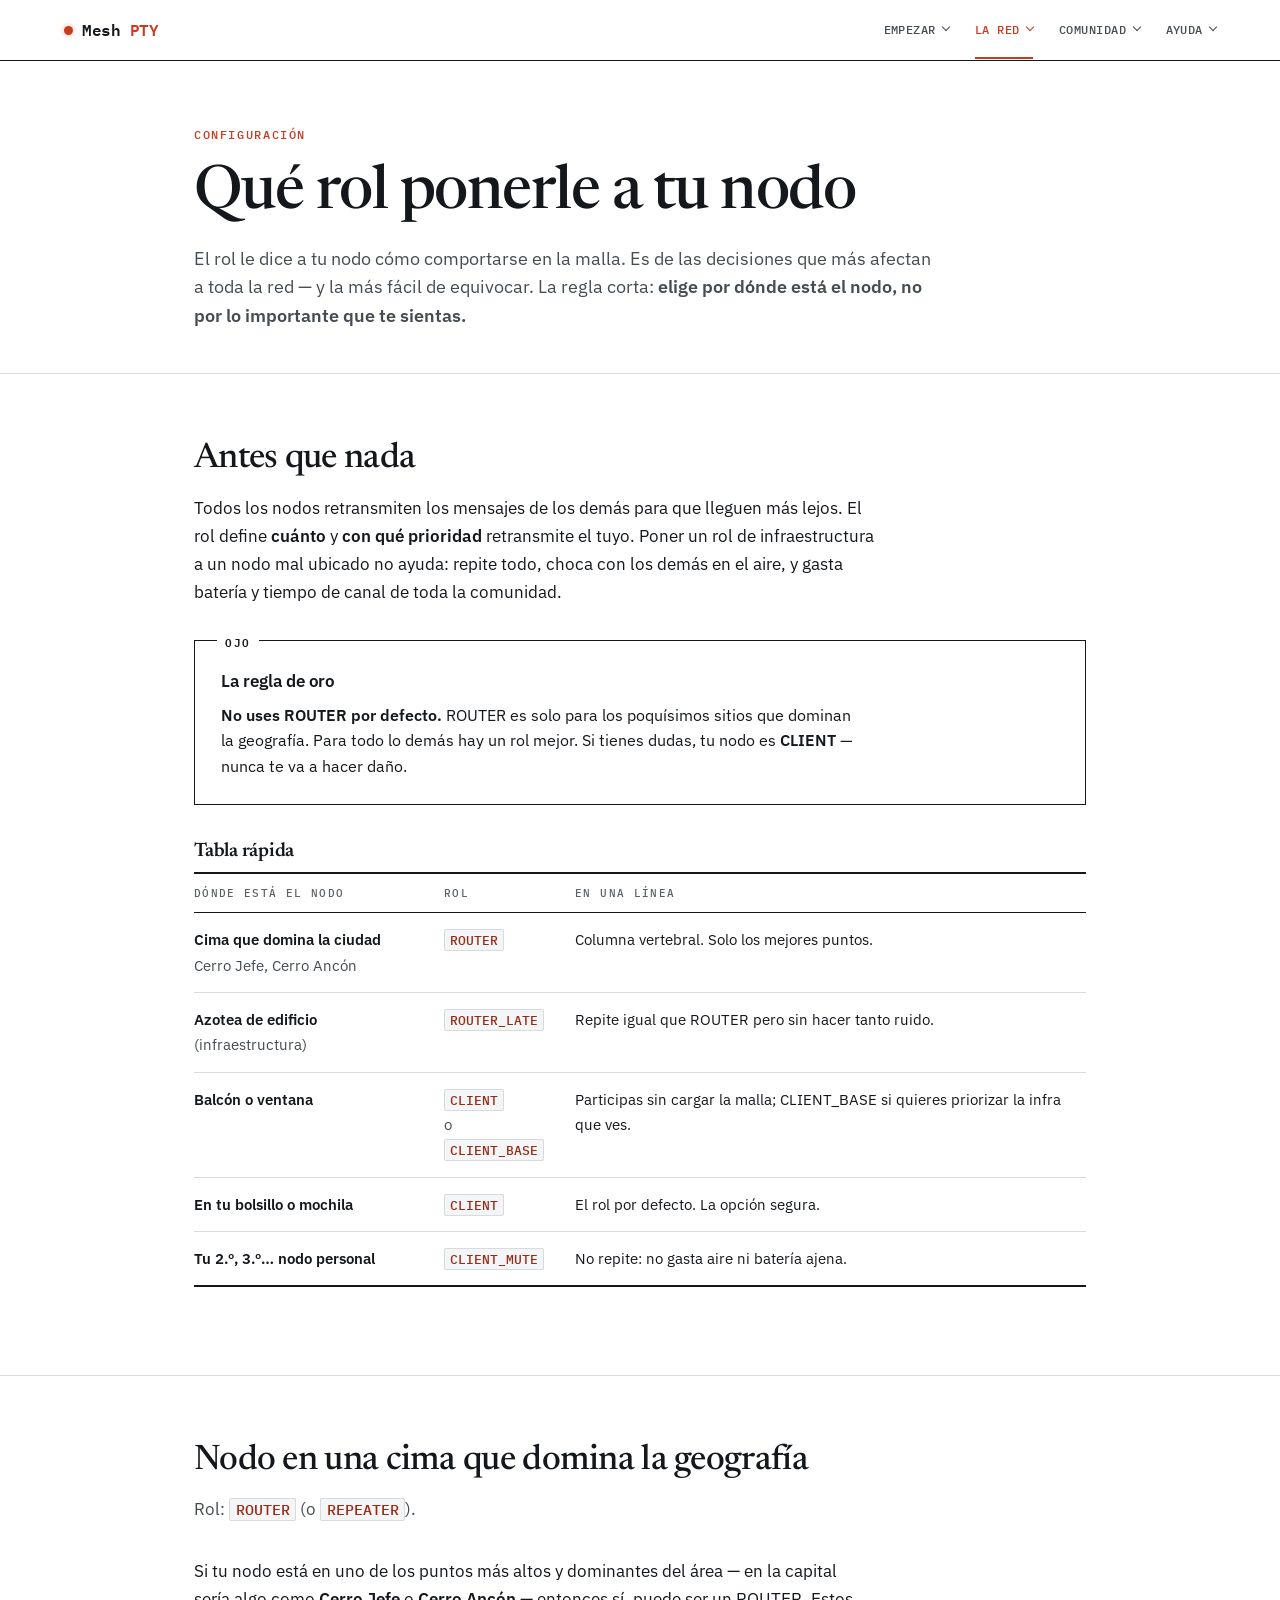
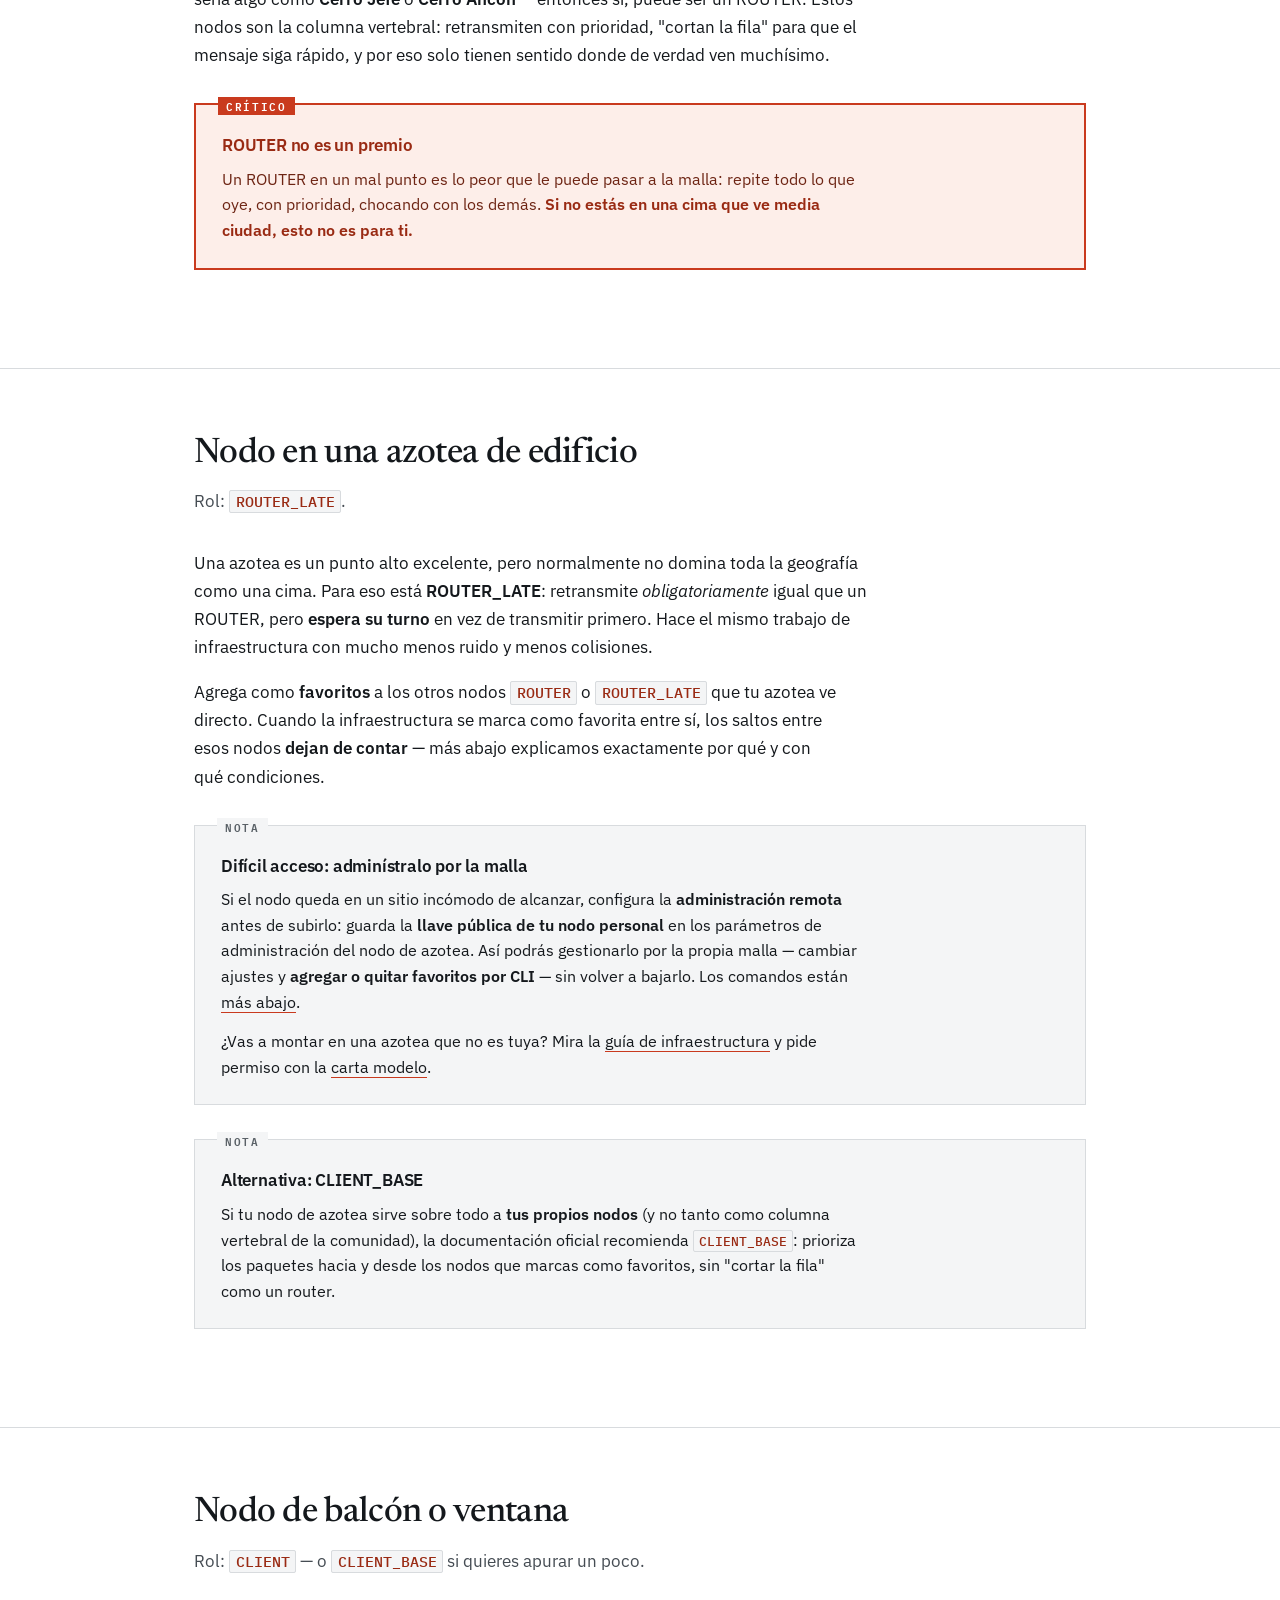
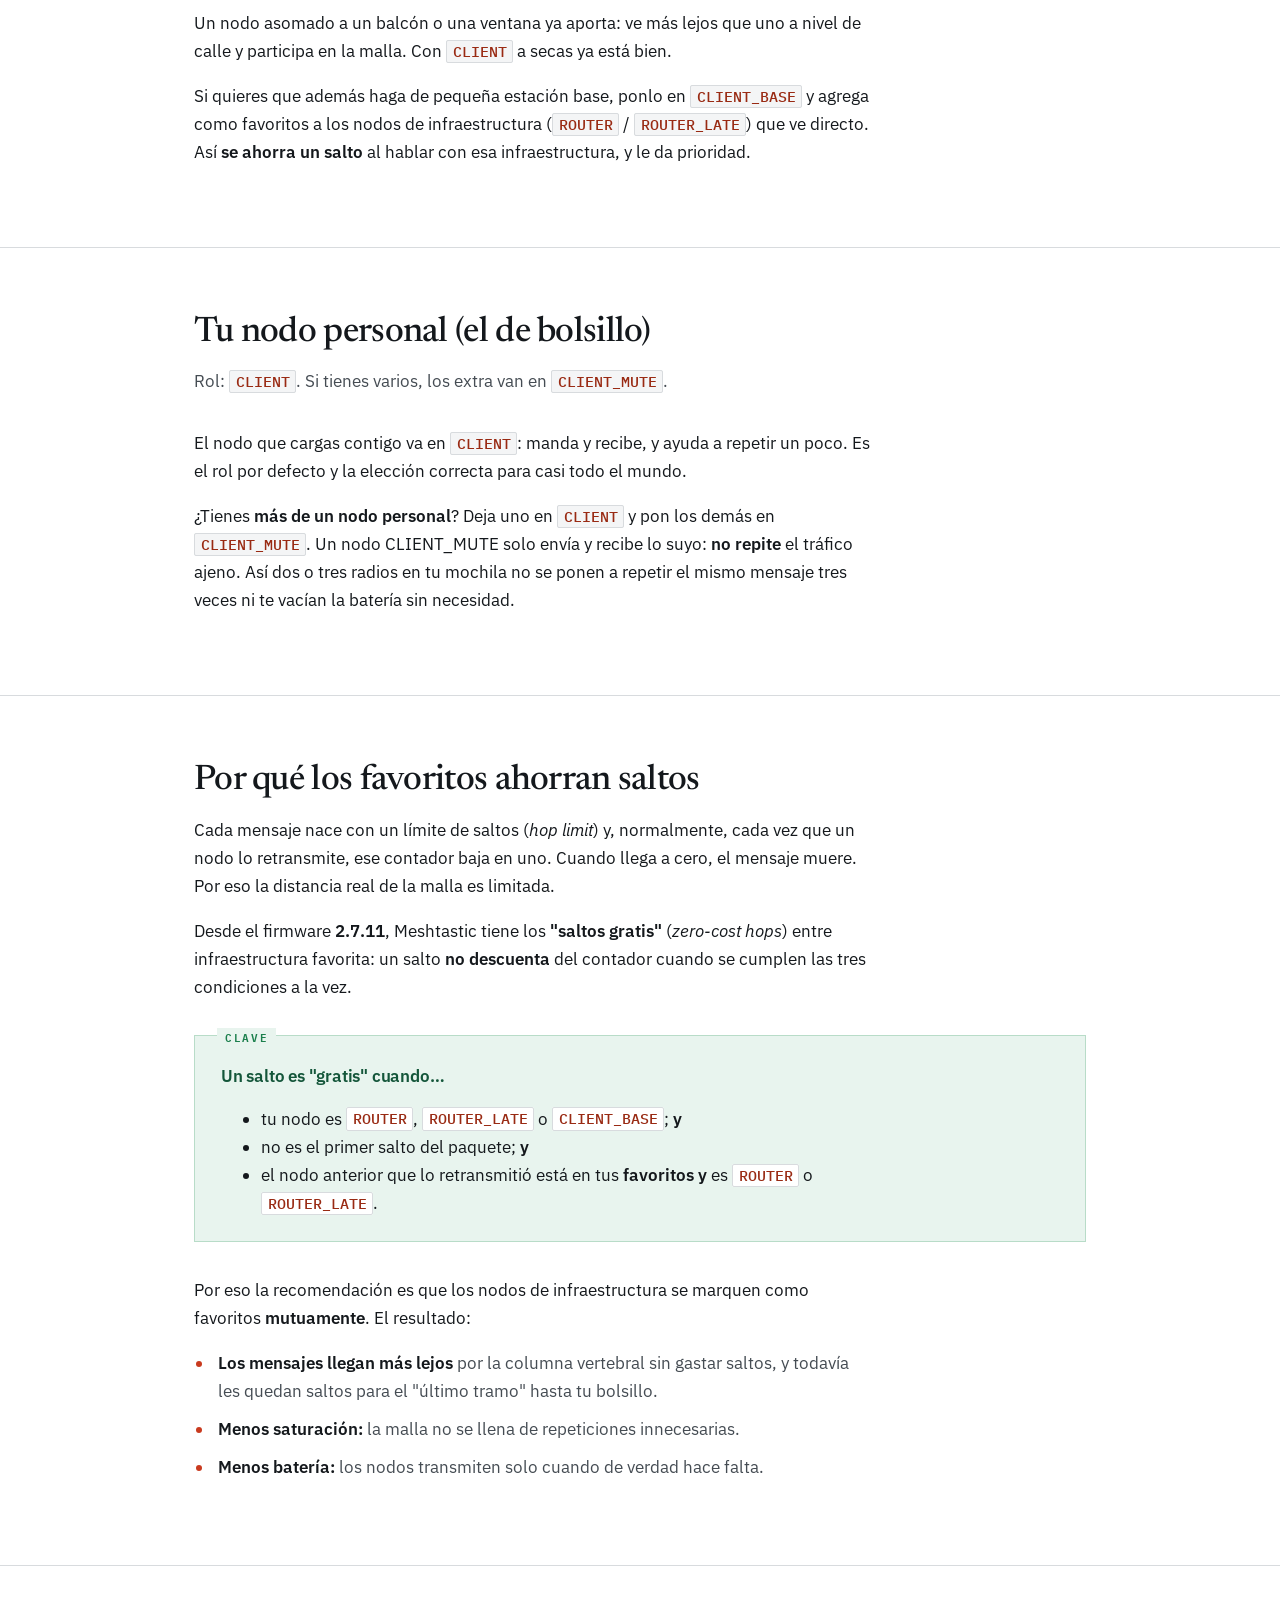
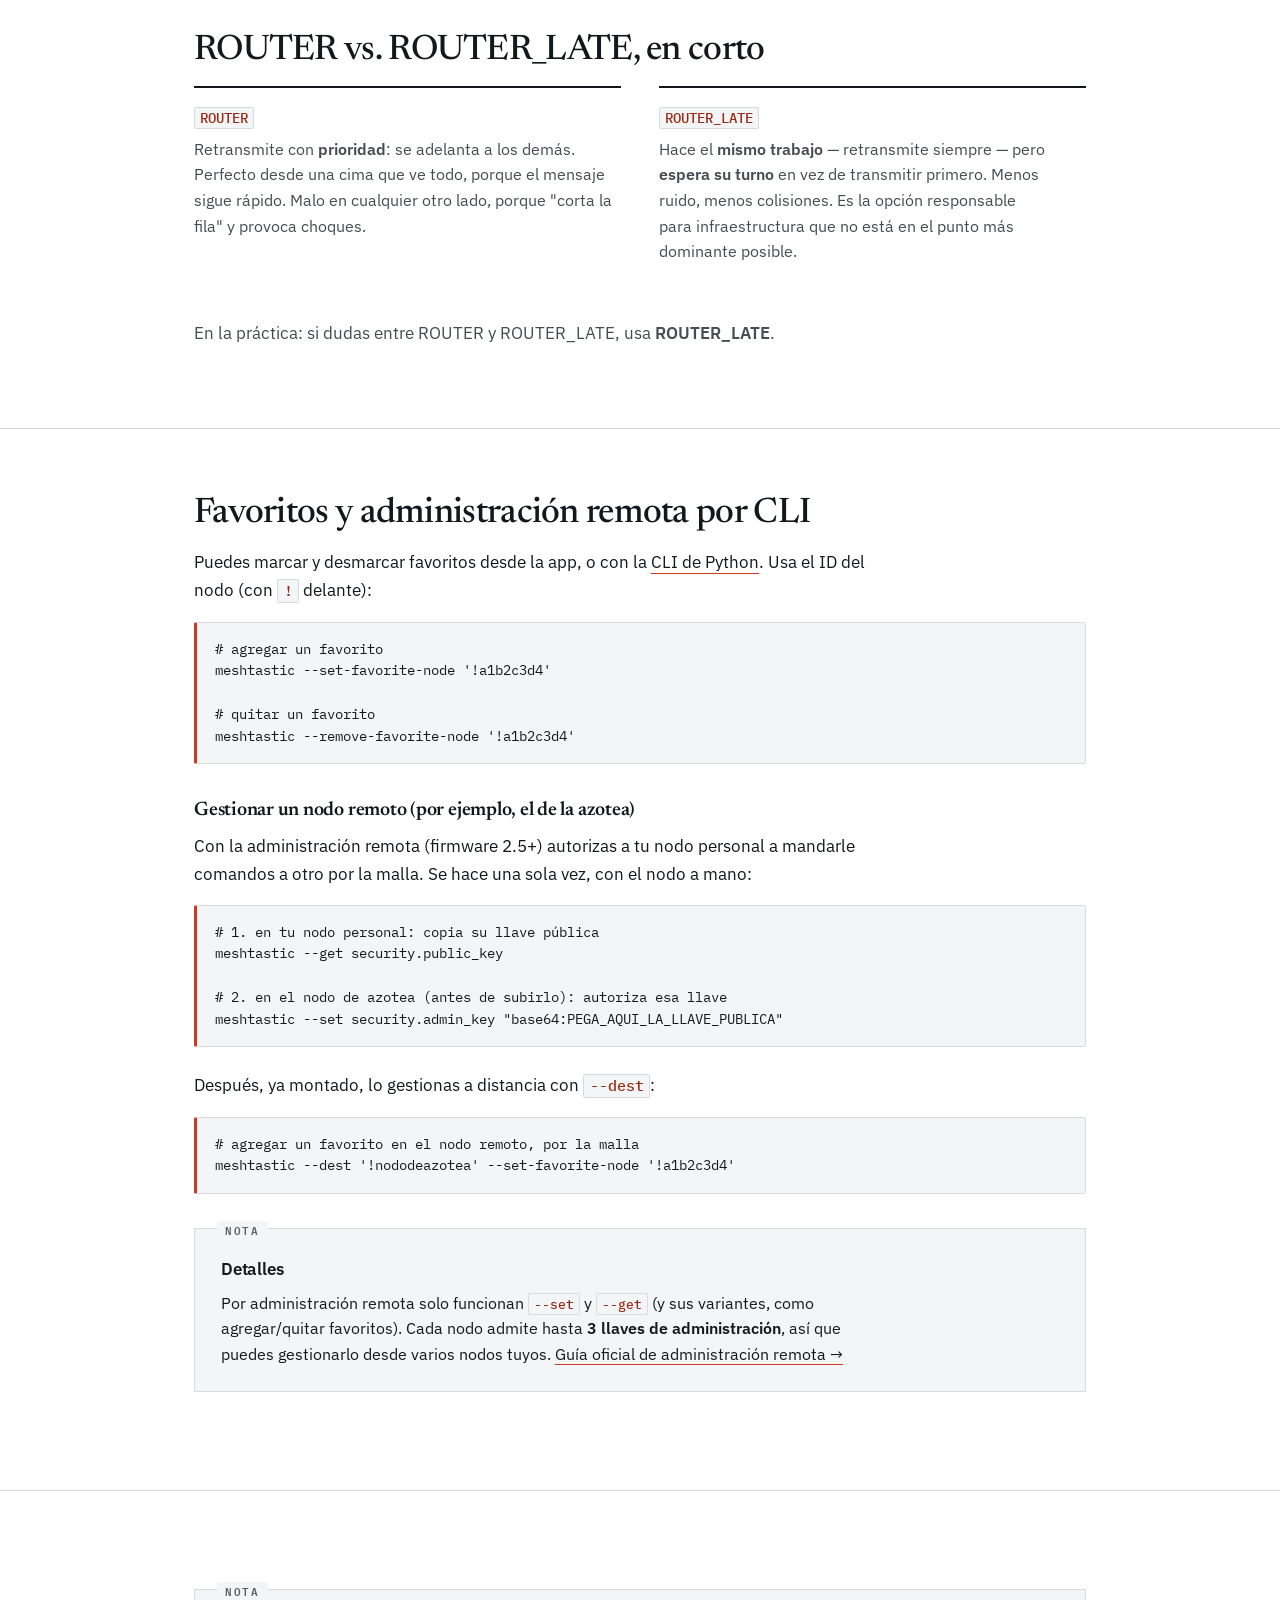
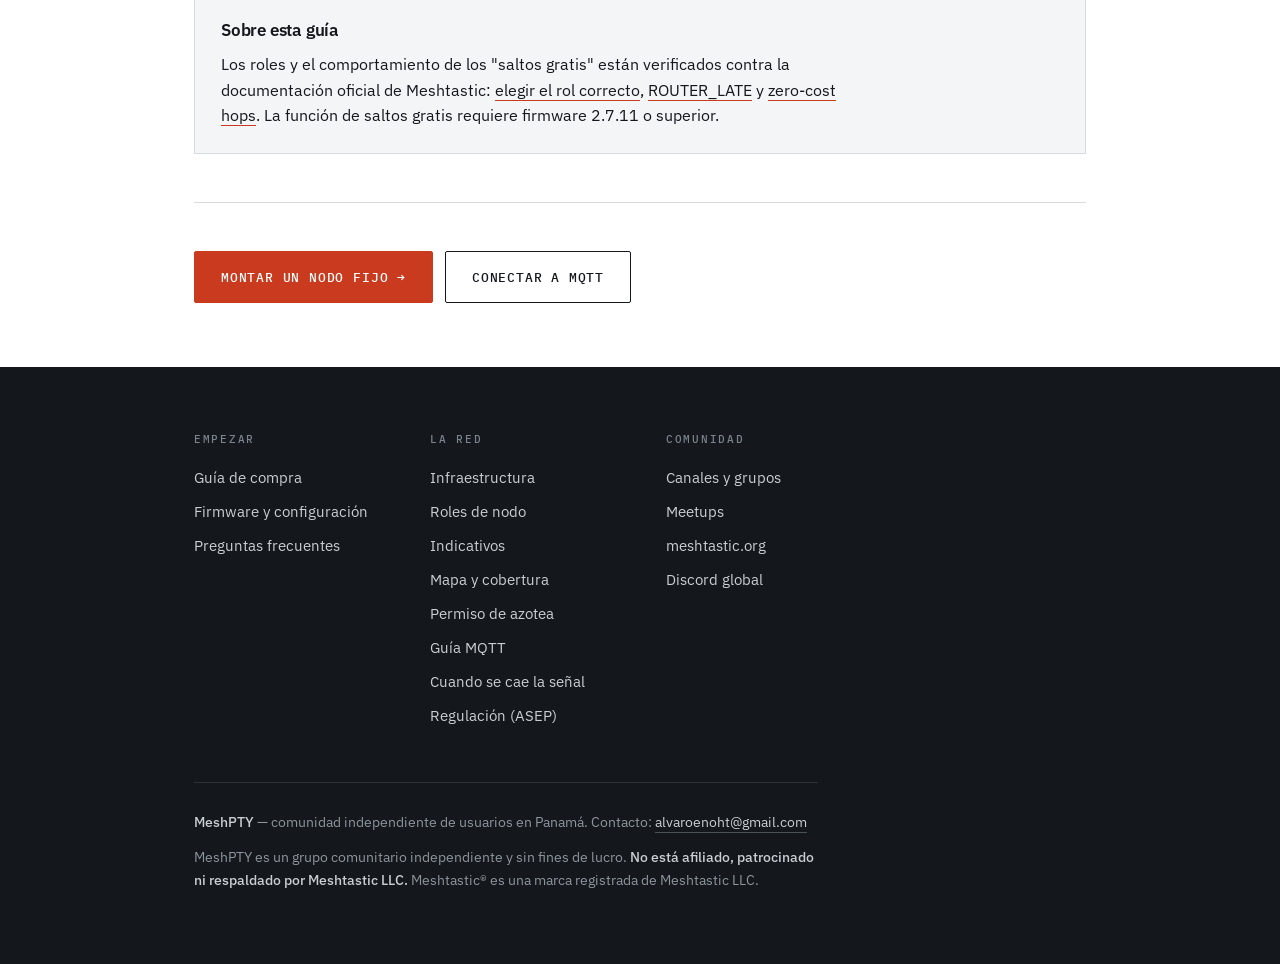
<file: roles.html>
<!DOCTYPE html>
<html lang="es">
<head>
<meta charset="utf-8">
<meta name="viewport" content="width=device-width, initial-scale=1">
<title>Qué rol ponerle a tu nodo — MeshPTY</title>
<meta name="description" content="Guía fácil para elegir el rol de tu nodo Meshtastic según dónde está: cima, azotea, balcón o bolsillo. ROUTER, ROUTER_LATE, CLIENT, CLIENT_BASE y CLIENT_MUTE, explicados sin humo.">
<link rel="stylesheet" href="styles.css">
<link rel="icon" href="favicon.svg" type="image/svg+xml">
<meta name="theme-color" content="#14181c">
<meta property="og:type" content="article">
<meta property="og:site_name" content="MeshPTY">
<meta property="og:title" content="Qué rol ponerle a tu nodo — MeshPTY">
<meta property="og:description" content="Guía fácil para elegir el rol de tu nodo Meshtastic según dónde está: cima, azotea, balcón o bolsillo.">
<meta property="og:image" content="https://meshpty.github.io/og.png">
<meta property="og:image:width" content="1200">
<meta property="og:image:height" content="630">
<meta name="twitter:card" content="summary_large_image">
</head>
<body>
<a class="skip" href="#main">Saltar al contenido</a>

<nav>
  <div class="wrap-wide">
    <a class="brand" href="index.html"><span class="dot"></span>Mesh<b>PTY</b></a>
    <div class="links">
      <div class="menu">
        <button class="mtrigger" type="button">Empezar</button>
        <div class="drop">
          <a href="comprar.html">Guía de compra</a>
          <a href="instalar.html">Firmware y configuración</a>
        </div>
      </div>
      <div class="menu on">
        <button class="mtrigger" type="button">La red</button>
        <div class="drop">
          <a href="nodos-fijos.html">Infraestructura</a>
          <a href="roles.html" aria-current="page">Roles de nodo</a>
          <a href="indicativos.html">Indicativos</a>
          <a href="mapa.html">Mapa y cobertura</a>
          <a href="carta-azotea.html">Permiso de azotea</a>
          <a href="mqtt.html">MQTT</a>
        </div>
      </div>
      <div class="menu">
        <button class="mtrigger" type="button">Comunidad</button>
        <div class="drop">
          <a href="comunidad.html">Canales y grupos</a>
          <a href="meetups.html">Meetups</a>
        </div>
      </div>
      <div class="menu">
        <button class="mtrigger" type="button">Ayuda</button>
        <div class="drop">
          <a href="faq.html">Preguntas frecuentes</a>
          <a href="sin-senal.html">Cuando se cae la señal</a>
          <a href="legal.html">Regulación (ASEP)</a>
        </div>
      </div>
    </div>
  </div>
</nav>

<main id="main">

<div class="phead">
  <div class="wrap">
    <span class="eyebrow">Configuración</span>
    <h1>Qué rol ponerle a tu nodo</h1>
    <p>
      El rol le dice a tu nodo cómo comportarse en la malla. Es de las decisiones que más afectan a
      toda la red — y la más fácil de equivocar. La regla corta: <strong>elige por dónde está el
      nodo, no por lo importante que te sientas.</strong>
    </p>
  </div>
</div>

<section>
  <div class="wrap">
    <h2 class="mt0">Antes que nada</h2>
    <p>
      Todos los nodos retransmiten los mensajes de los demás para que lleguen más lejos. El rol
      define <strong>cuánto</strong> y <strong>con qué prioridad</strong> retransmite el tuyo. Poner
      un rol de infraestructura a un nodo mal ubicado no ayuda: repite todo, choca con los demás en
      el aire, y gasta batería y tiempo de canal de toda la comunidad.
    </p>

    <div class="box warn">
      <h3>La regla de oro</h3>
      <p class="mb0">
        <strong>No uses ROUTER por defecto.</strong> ROUTER es solo para los poquísimos sitios que
        dominan la geografía. Para todo lo demás hay un rol mejor. Si tienes dudas, tu nodo es
        <strong>CLIENT</strong> — nunca te va a hacer daño.
      </p>
    </div>

    <h3>Tabla rápida</h3>
    <div class="tbl-wrap">
      <table class="tbl">
        <thead><tr><th>Dónde está el nodo</th><th>Rol</th><th>En una línea</th></tr></thead>
        <tbody>
          <tr><td><strong>Cima que domina la ciudad</strong><br>Cerro Jefe, Cerro Ancón</td><td><code>ROUTER</code></td><td>Columna vertebral. Solo los mejores puntos.</td></tr>
          <tr><td><strong>Azotea de edificio</strong> (infraestructura)</td><td><code>ROUTER_LATE</code></td><td>Repite igual que ROUTER pero sin hacer tanto ruido.</td></tr>
          <tr><td><strong>Balcón o ventana</strong></td><td><code>CLIENT</code><br><span class="muted">o <code>CLIENT_BASE</code></span></td><td>Participas sin cargar la malla; CLIENT_BASE si quieres priorizar la infra que ves.</td></tr>
          <tr><td><strong>En tu bolsillo o mochila</strong></td><td><code>CLIENT</code></td><td>El rol por defecto. La opción segura.</td></tr>
          <tr><td><strong>Tu 2.º, 3.º… nodo personal</strong></td><td><code>CLIENT_MUTE</code></td><td>No repite: no gasta aire ni batería ajena.</td></tr>
        </tbody>
      </table>
    </div>
  </div>
</section>

<section id="cima">
  <div class="wrap">
    <h2>Nodo en una cima que domina la geografía</h2>
    <p class="sub">Rol: <code>ROUTER</code> (o <code>REPEATER</code>).</p>
    <p>
      Si tu nodo está en uno de los puntos más altos y dominantes del área — en la capital sería algo
      como <strong>Cerro Jefe</strong> o <strong>Cerro Ancón</strong> — entonces sí, puede ser un
      ROUTER. Estos nodos son la columna vertebral: retransmiten con prioridad, "cortan la fila" para
      que el mensaje siga rápido, y por eso solo tienen sentido donde de verdad ven muchísimo.
    </p>
    <div class="box stop">
      <h3>ROUTER no es un premio</h3>
      <p class="mb0">
        Un ROUTER en un mal punto es lo peor que le puede pasar a la malla: repite todo lo que oye,
        con prioridad, chocando con los demás. <strong>Si no estás en una cima que ve media ciudad,
        esto no es para ti.</strong>
      </p>
    </div>
  </div>
</section>

<section id="azotea">
  <div class="wrap">
    <h2>Nodo en una azotea de edificio</h2>
    <p class="sub">Rol: <code>ROUTER_LATE</code>.</p>
    <p>
      Una azotea es un punto alto excelente, pero normalmente no domina toda la geografía como una
      cima. Para eso está <strong>ROUTER_LATE</strong>: retransmite <em>obligatoriamente</em> igual
      que un ROUTER, pero <strong>espera su turno</strong> en vez de transmitir primero. Hace el mismo
      trabajo de infraestructura con mucho menos ruido y menos colisiones.
    </p>
    <p>
      Agrega como <strong>favoritos</strong> a los otros nodos <code>ROUTER</code> o
      <code>ROUTER_LATE</code> que tu azotea ve directo. Cuando la infraestructura se marca como
      favorita entre sí, los saltos entre esos nodos <strong>dejan de contar</strong> — más abajo
      explicamos exactamente por qué y con qué condiciones.
    </p>

    <div class="box info">
      <h3>Difícil acceso: adminístralo por la malla</h3>
      <p>
        Si el nodo queda en un sitio incómodo de alcanzar, configura la <strong>administración
        remota</strong> antes de subirlo: guarda la <strong>llave pública de tu nodo personal</strong>
        en los parámetros de administración del nodo de azotea. Así podrás gestionarlo por la propia
        malla — cambiar ajustes y <strong>agregar o quitar favoritos por CLI</strong> — sin volver a
        bajarlo. Los comandos están <a href="#cli">más abajo</a>.
      </p>
      <p class="mb0">
        ¿Vas a montar en una azotea que no es tuya? Mira la <a href="nodos-fijos.html">guía de
        infraestructura</a> y pide permiso con la <a href="carta-azotea.html">carta modelo</a>.
      </p>
    </div>

    <div class="box info">
      <h3>Alternativa: CLIENT_BASE</h3>
      <p class="mb0">
        Si tu nodo de azotea sirve sobre todo a <strong>tus propios nodos</strong> (y no tanto como
        columna vertebral de la comunidad), la documentación oficial recomienda
        <code>CLIENT_BASE</code>: prioriza los paquetes hacia y desde los nodos que marcas como
        favoritos, sin "cortar la fila" como un router.
      </p>
    </div>
  </div>
</section>

<section id="balcon">
  <div class="wrap">
    <h2>Nodo de balcón o ventana</h2>
    <p class="sub">Rol: <code>CLIENT</code> — o <code>CLIENT_BASE</code> si quieres apurar un poco.</p>
    <p>
      Un nodo asomado a un balcón o una ventana ya aporta: ve más lejos que uno a nivel de calle y
      participa en la malla. Con <code>CLIENT</code> a secas ya está bien.
    </p>
    <p>
      Si quieres que además haga de pequeña estación base, ponlo en <code>CLIENT_BASE</code> y agrega
      como favoritos a los nodos de infraestructura (<code>ROUTER</code> / <code>ROUTER_LATE</code>)
      que ve directo. Así <strong>se ahorra un salto</strong> al hablar con esa infraestructura, y le
      da prioridad.
    </p>
  </div>
</section>

<section id="personal">
  <div class="wrap">
    <h2>Tu nodo personal (el de bolsillo)</h2>
    <p class="sub">Rol: <code>CLIENT</code>. Si tienes varios, los extra van en <code>CLIENT_MUTE</code>.</p>
    <p>
      El nodo que cargas contigo va en <code>CLIENT</code>: manda y recibe, y ayuda a repetir un
      poco. Es el rol por defecto y la elección correcta para casi todo el mundo.
    </p>
    <p>
      ¿Tienes <strong>más de un nodo personal</strong>? Deja uno en <code>CLIENT</code> y pon los
      demás en <code>CLIENT_MUTE</code>. Un nodo CLIENT_MUTE solo envía y recibe lo suyo:
      <strong>no repite</strong> el tráfico ajeno. Así dos o tres radios en tu mochila no se ponen a
      repetir el mismo mensaje tres veces ni te vacían la batería sin necesidad.
    </p>
  </div>
</section>

<section id="saltos">
  <div class="wrap">
    <h2>Por qué los favoritos ahorran saltos</h2>
    <p>
      Cada mensaje nace con un límite de saltos (<em>hop limit</em>) y, normalmente, cada vez que un
      nodo lo retransmite, ese contador baja en uno. Cuando llega a cero, el mensaje muere. Por eso
      la distancia real de la malla es limitada.
    </p>
    <p>
      Desde el firmware <strong>2.7.11</strong>, Meshtastic tiene los <strong>"saltos gratis"</strong>
      (<em>zero-cost hops</em>) entre infraestructura favorita: un salto <strong>no descuenta</strong>
      del contador cuando se cumplen las tres condiciones a la vez.
    </p>

    <div class="box ok">
      <h3>Un salto es "gratis" cuando…</h3>
      <ul class="mb0">
        <li>tu nodo es <code>ROUTER</code>, <code>ROUTER_LATE</code> o <code>CLIENT_BASE</code>; <strong>y</strong></li>
        <li>no es el primer salto del paquete; <strong>y</strong></li>
        <li>el nodo anterior que lo retransmitió está en tus <strong>favoritos</strong> <strong>y</strong> es <code>ROUTER</code> o <code>ROUTER_LATE</code>.</li>
      </ul>
    </div>

    <p>
      Por eso la recomendación es que los nodos de infraestructura se marquen como favoritos
      <strong>mutuamente</strong>. El resultado:
    </p>
    <ul class="plain">
      <li><strong>Los mensajes llegan más lejos</strong> por la columna vertebral sin gastar saltos, y todavía les quedan saltos para el "último tramo" hasta tu bolsillo.</li>
      <li><strong>Menos saturación:</strong> la malla no se llena de repeticiones innecesarias.</li>
      <li><strong>Menos batería:</strong> los nodos transmiten solo cuando de verdad hace falta.</li>
    </ul>
  </div>
</section>

<section id="router-late">
  <div class="wrap">
    <h2>ROUTER vs. ROUTER_LATE, en corto</h2>
    <div class="grid g2">
      <div class="card">
        <h3><code>ROUTER</code></h3>
        <p class="mb0">
          Retransmite con <strong>prioridad</strong>: se adelanta a los demás. Perfecto desde una
          cima que ve todo, porque el mensaje sigue rápido. Malo en cualquier otro lado, porque
          "corta la fila" y provoca choques.
        </p>
      </div>
      <div class="card">
        <h3><code>ROUTER_LATE</code></h3>
        <p class="mb0">
          Hace el <strong>mismo trabajo</strong> — retransmite siempre — pero <strong>espera su
          turno</strong> en vez de transmitir primero. Menos ruido, menos colisiones. Es la opción
          responsable para infraestructura que no está en el punto más dominante posible.
        </p>
      </div>
    </div>
    <p class="muted" style="margin-top:20px">
      En la práctica: si dudas entre ROUTER y ROUTER_LATE, usa <strong>ROUTER_LATE</strong>.
    </p>
  </div>
</section>

<section id="cli">
  <div class="wrap">
    <h2>Favoritos y administración remota por CLI</h2>
    <p>
      Puedes marcar y desmarcar favoritos desde la app, o con la
      <a href="https://meshtastic.org/docs/software/python/cli/" target="_blank" rel="noopener">CLI de Python</a>.
      Usa el ID del nodo (con <code>!</code> delante):
    </p>
<pre><code># agregar un favorito
meshtastic --set-favorite-node '!a1b2c3d4'

# quitar un favorito
meshtastic --remove-favorite-node '!a1b2c3d4'</code></pre>

    <h3>Gestionar un nodo remoto (por ejemplo, el de la azotea)</h3>
    <p>
      Con la administración remota (firmware 2.5+) autorizas a tu nodo personal a mandarle comandos a
      otro por la malla. Se hace una sola vez, con el nodo a mano:
    </p>
<pre><code># 1. en tu nodo personal: copia su llave pública
meshtastic --get security.public_key

# 2. en el nodo de azotea (antes de subirlo): autoriza esa llave
meshtastic --set security.admin_key "base64:PEGA_AQUI_LA_LLAVE_PUBLICA"</code></pre>
    <p>Después, ya montado, lo gestionas a distancia con <code>--dest</code>:</p>
<pre><code># agregar un favorito en el nodo remoto, por la malla
meshtastic --dest '!nododeazotea' --set-favorite-node '!a1b2c3d4'</code></pre>
    <div class="box info">
      <h3>Detalles</h3>
      <p class="mb0">
        Por administración remota solo funcionan <code>--set</code> y <code>--get</code> (y sus
        variantes, como agregar/quitar favoritos). Cada nodo admite hasta <strong>3 llaves de
        administración</strong>, así que puedes gestionarlo desde varios nodos tuyos.
        <a href="https://meshtastic.org/docs/configuration/remote-admin/" target="_blank" rel="noopener">Guía oficial de administración remota →</a>
      </p>
    </div>
  </div>
</section>

<section>
  <div class="wrap">
    <div class="box info">
      <h3>Sobre esta guía</h3>
      <p class="mb0">
        Los roles y el comportamiento de los "saltos gratis" están verificados contra la
        documentación oficial de Meshtastic:
        <a href="https://meshtastic.org/blog/choosing-the-right-device-role/" target="_blank" rel="noopener">elegir el rol correcto</a>,
        <a href="https://meshtastic.org/blog/demystifying-router-late/" target="_blank" rel="noopener">ROUTER_LATE</a> y
        <a href="https://meshtastic.org/blog/zero-cost-hops-favorite-routers/" target="_blank" rel="noopener">zero-cost hops</a>.
        La función de saltos gratis requiere firmware 2.7.11 o superior.
      </p>
    </div>

    <hr class="rule">

    <div class="cta">
      <a class="btn primary" href="nodos-fijos.html">Montar un nodo fijo →</a>
      <a class="btn" href="mqtt.html">Conectar a MQTT</a>
    </div>
  </div>
</section>

</main>

<footer>
  <div class="wrap">
    <div class="cols">
      <div class="col">
        <h4>Empezar</h4>
        <a href="comprar.html">Guía de compra</a>
        <a href="instalar.html">Firmware y configuración</a>
        <a href="faq.html">Preguntas frecuentes</a>
      </div>
      <div class="col">
        <h4>La red</h4>
        <a href="nodos-fijos.html">Infraestructura</a>
        <a href="roles.html">Roles de nodo</a>
        <a href="indicativos.html">Indicativos</a>
        <a href="mapa.html">Mapa y cobertura</a>
        <a href="carta-azotea.html">Permiso de azotea</a>
        <a href="mqtt.html">Guía MQTT</a>
        <a href="sin-senal.html">Cuando se cae la señal</a>
        <a href="legal.html">Regulación (ASEP)</a>
      </div>
      <div class="col">
        <h4>Comunidad</h4>
        <a href="comunidad.html">Canales y grupos</a>
        <a href="meetups.html">Meetups</a>
        <a href="https://meshtastic.org" target="_blank" rel="noopener">meshtastic.org</a>
        <a href="https://discord.com/invite/ktMAKGBnBs" target="_blank" rel="noopener">Discord global</a>
      </div>
    </div>

    <div class="fine">
      <p>
        <strong>MeshPTY</strong> — comunidad independiente de usuarios en Panamá.
        Contacto: <a href="mailto:alvaroenoht@gmail.com">alvaroenoht@gmail.com</a>
      </p>
      <p>
        MeshPTY es un grupo comunitario independiente y sin fines de lucro. <strong>No está
        afiliado, patrocinado ni respaldado por Meshtastic LLC.</strong> Meshtastic® es una marca
        registrada de Meshtastic LLC.
      </p>
    </div>
  </div>
</footer>

</body>
</html>
</file>
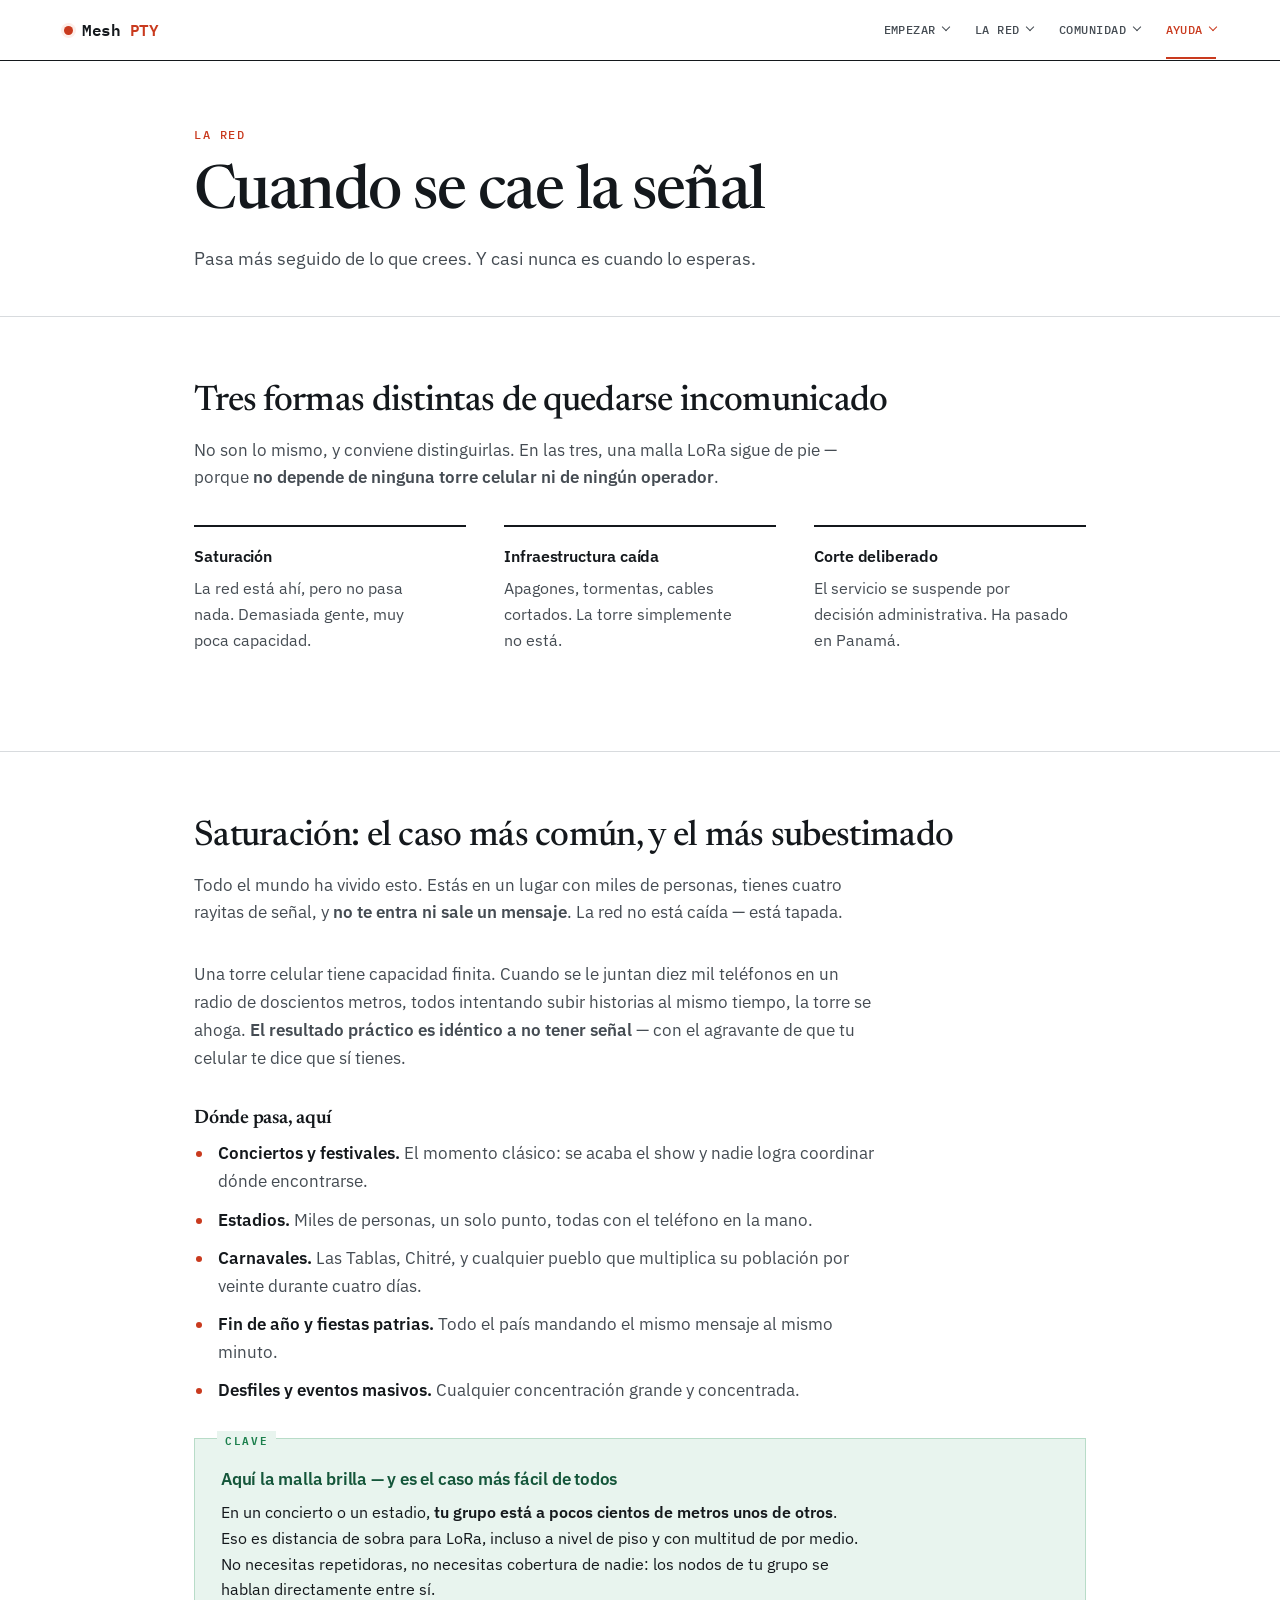
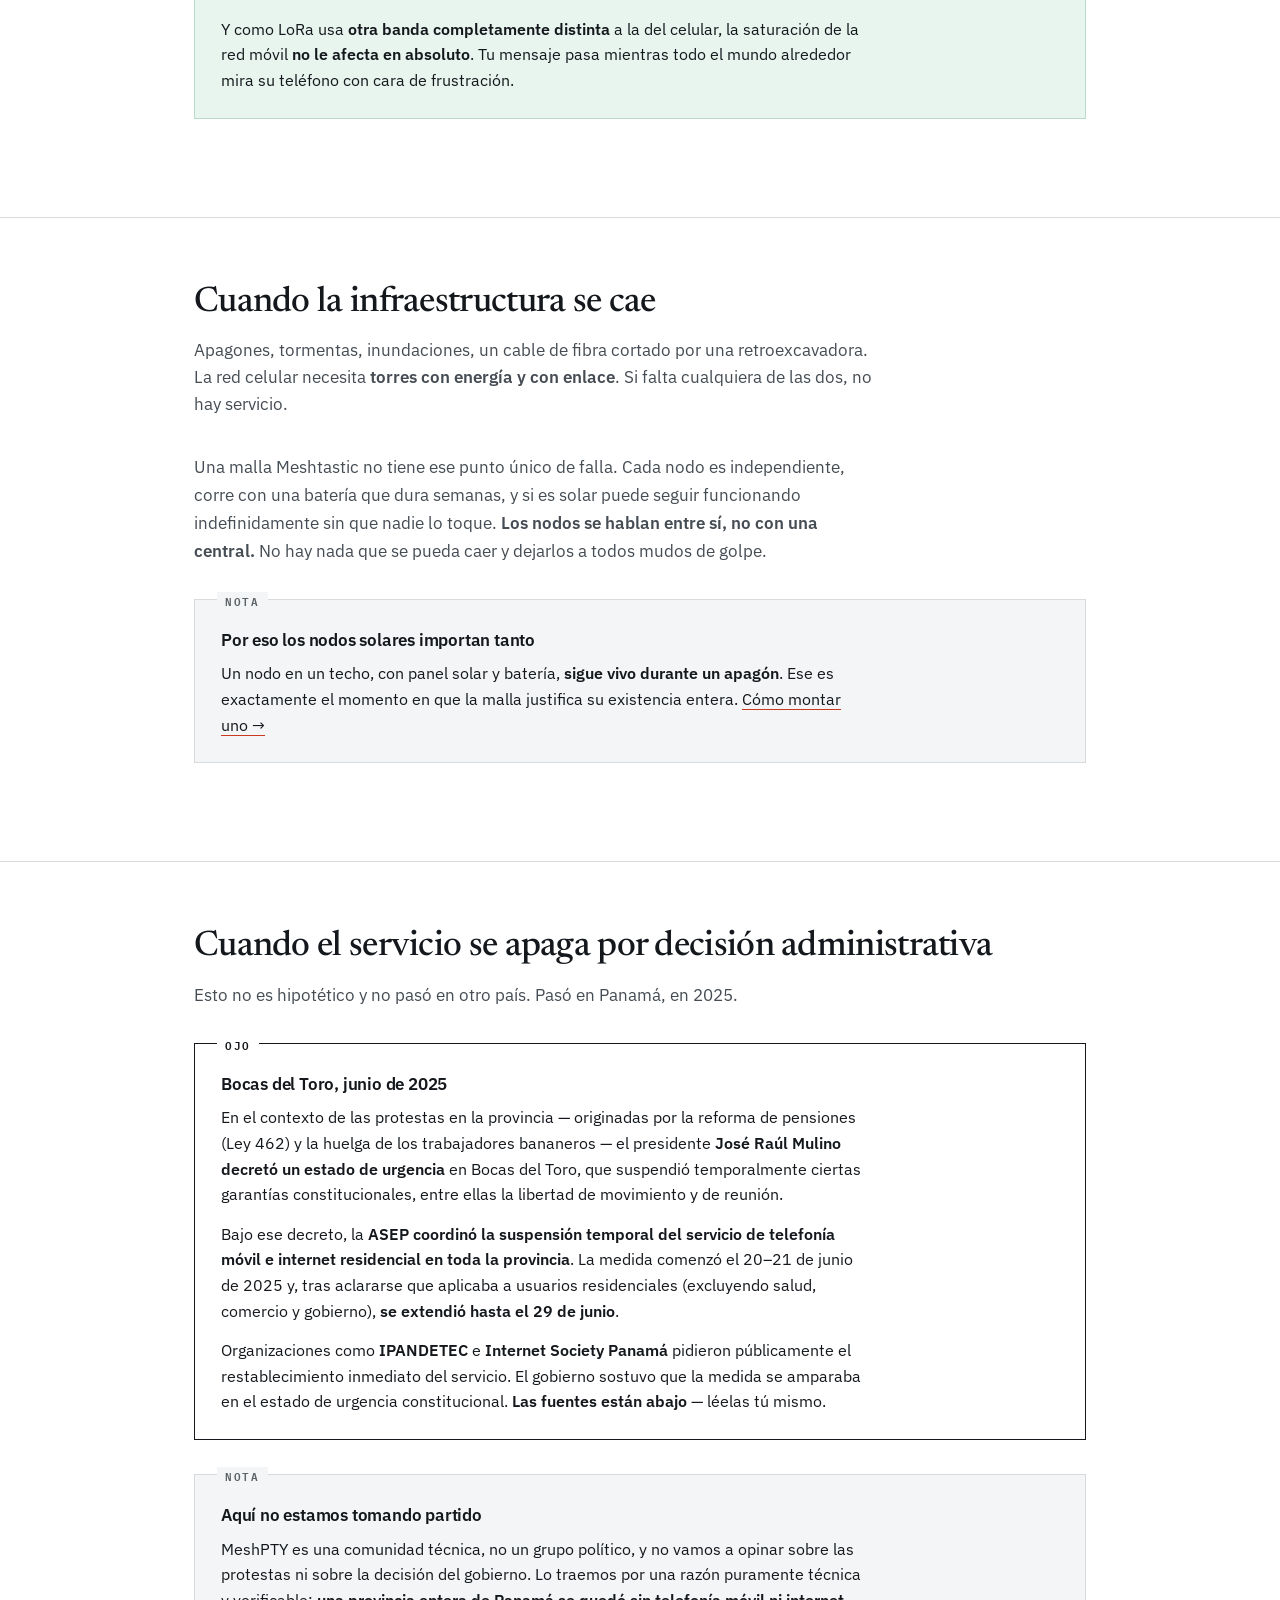
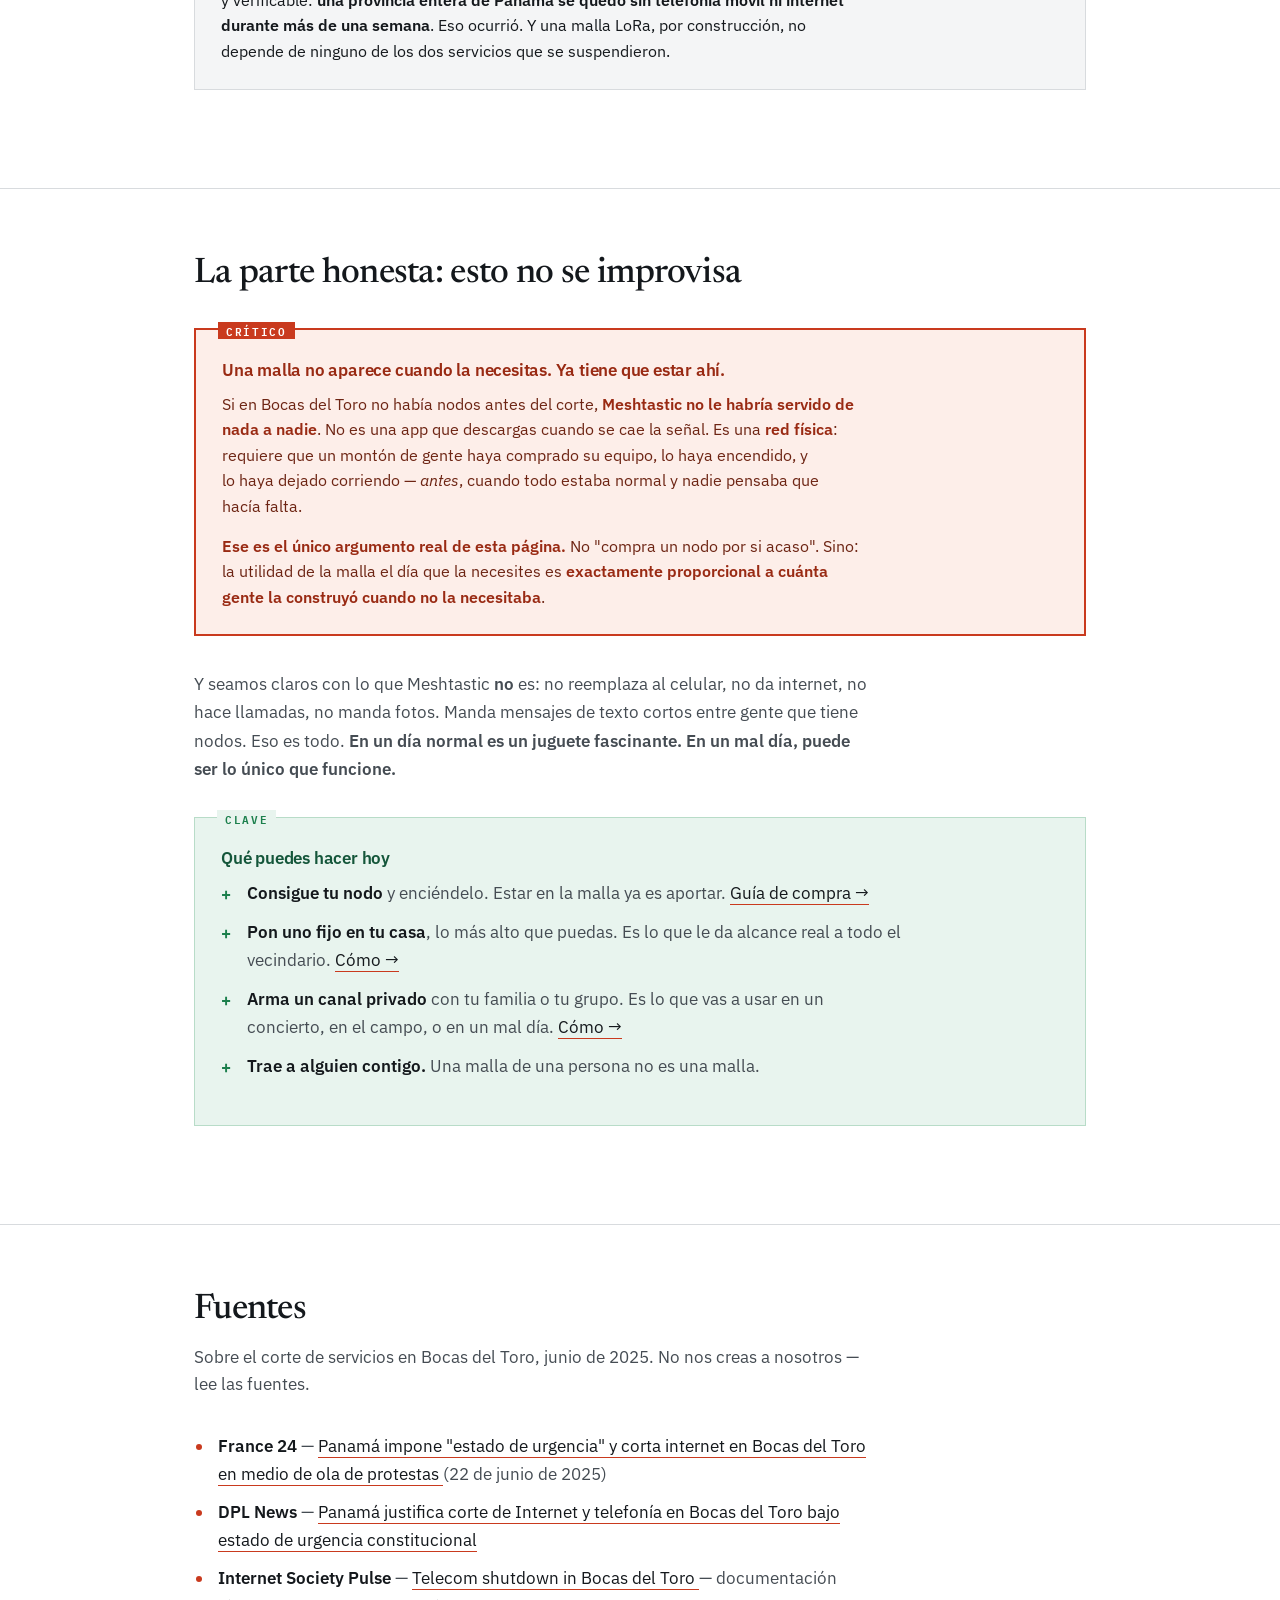
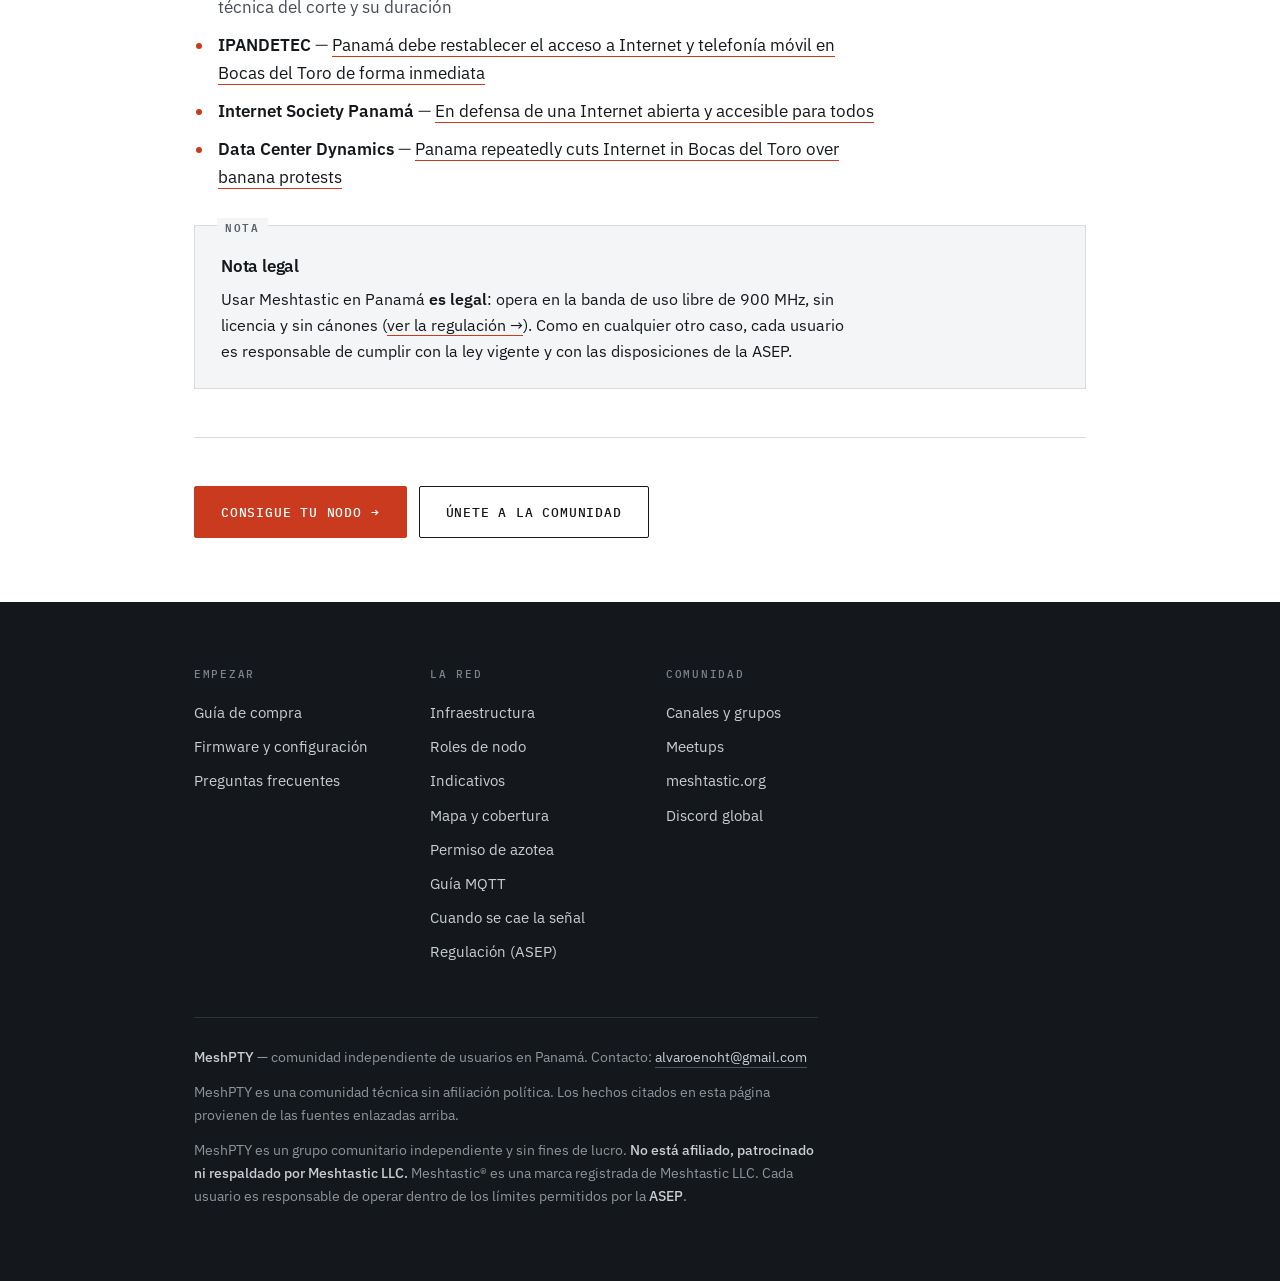
<file: sin-senal.html>
<!DOCTYPE html>
<html lang="es">
<head>
<meta charset="utf-8">
<meta name="viewport" content="width=device-width, initial-scale=1">
<title>Cuando se cae la señal — MeshPTY</title>
<meta name="description" content="Conciertos, estadios, carnavales, apagones y cortes de servicio. La señal se cae más seguido de lo que crees — y una malla LoRa no depende de ella.">
<link rel="stylesheet" href="styles.css">
<link rel="icon" href="favicon.svg" type="image/svg+xml">
<meta name="theme-color" content="#14181c">
<meta property="og:type" content="website">
<meta property="og:site_name" content="MeshPTY">
<meta property="og:title" content="Cuando se cae la señal — MeshPTY">
<meta property="og:description" content="Conciertos, estadios, carnavales, apagones y cortes de servicio. La señal se cae más seguido de lo que crees — y una malla LoRa no depende de ella.">
<meta property="og:image" content="https://meshpty.github.io/og.png">
<meta property="og:image:width" content="1200">
<meta property="og:image:height" content="630">
<meta name="twitter:card" content="summary_large_image">
</head>
<body>
<a class="skip" href="#main">Saltar al contenido</a>

<nav>
  <div class="wrap-wide">
    <a class="brand" href="index.html"><span class="dot"></span>Mesh<b>PTY</b></a>
    <div class="links">
      <div class="menu">
        <button class="mtrigger" type="button">Empezar</button>
        <div class="drop">
          <a href="comprar.html">Guía de compra</a>
          <a href="instalar.html">Firmware y configuración</a>
        </div>
      </div>
      <div class="menu">
        <button class="mtrigger" type="button">La red</button>
        <div class="drop">
          <a href="nodos-fijos.html">Infraestructura</a>
          <a href="roles.html">Roles de nodo</a>
          <a href="indicativos.html">Indicativos</a>
          <a href="mapa.html">Mapa y cobertura</a>
          <a href="carta-azotea.html">Permiso de azotea</a>
          <a href="mqtt.html">MQTT</a>
        </div>
      </div>
      <div class="menu">
        <button class="mtrigger" type="button">Comunidad</button>
        <div class="drop">
          <a href="comunidad.html">Canales y grupos</a>
          <a href="meetups.html">Meetups</a>
        </div>
      </div>
      <div class="menu on">
        <button class="mtrigger" type="button">Ayuda</button>
        <div class="drop">
          <a href="faq.html">Preguntas frecuentes</a>
          <a href="sin-senal.html" aria-current="page">Cuando se cae la señal</a>
          <a href="legal.html">Regulación (ASEP)</a>
        </div>
      </div>
    </div>
  </div>
</nav>

<main id="main">

<div class="phead">
  <div class="wrap">
    <span class="eyebrow">La red</span>
    <h1>Cuando se cae la señal</h1>
    <p>
      Pasa más seguido de lo que crees. Y casi nunca es cuando lo esperas.
    </p>
  </div>
</div>

<section>
  <div class="wrap">
    <h2 class="mt0">Tres formas distintas de quedarse incomunicado</h2>
    <p class="sub">
      No son lo mismo, y conviene distinguirlas. En las tres, una malla LoRa sigue de pie —
      porque <strong>no depende de ninguna torre celular ni de ningún operador</strong>.
    </p>

    <div class="grid g3">
      <div class="card">
        <h3>Saturación</h3>
        <p>
          La red está ahí, pero no pasa nada. Demasiada gente, muy poca capacidad.
        </p>
      </div>
      <div class="card">
        <h3>Infraestructura caída</h3>
        <p>
          Apagones, tormentas, cables cortados. La torre simplemente no está.
        </p>
      </div>
      <div class="card">
        <h3>Corte deliberado</h3>
        <p>
          El servicio se suspende por decisión administrativa. Ha pasado en Panamá.
        </p>
      </div>
    </div>
  </div>
</section>

<!-- ================= SATURACIÓN ================= -->
<section>
  <div class="wrap">
    <h2>Saturación: el caso más común, y el más subestimado</h2>
    <p class="sub">
      Todo el mundo ha vivido esto. Estás en un lugar con miles de personas, tienes cuatro rayitas de
      señal, y <strong>no te entra ni sale un mensaje</strong>. La red no está caída — está tapada.
    </p>

    <p class="muted">
      Una torre celular tiene capacidad finita. Cuando se le juntan diez mil teléfonos en un radio de
      doscientos metros, todos intentando subir historias al mismo tiempo, la torre se ahoga.
      <strong>El resultado práctico es idéntico a no tener señal</strong> — con el agravante de que tu
      celular te dice que sí tienes.
    </p>

    <h3>Dónde pasa, aquí</h3>
    <ul class="plain">
      <li><strong>Conciertos y festivales.</strong> El momento clásico: se acaba el show y nadie logra coordinar dónde encontrarse.</li>
      <li><strong>Estadios.</strong> Miles de personas, un solo punto, todas con el teléfono en la mano.</li>
      <li><strong>Carnavales.</strong> Las Tablas, Chitré, y cualquier pueblo que multiplica su población por veinte durante cuatro días.</li>
      <li><strong>Fin de año y fiestas patrias.</strong> Todo el país mandando el mismo mensaje al mismo minuto.</li>
      <li><strong>Desfiles y eventos masivos.</strong> Cualquier concentración grande y concentrada.</li>
    </ul>

    <div class="box ok">
      <h3>Aquí la malla brilla — y es el caso más fácil de todos</h3>
      <p>
        En un concierto o un estadio, <strong>tu grupo está a pocos cientos de metros unos de otros</strong>.
        Eso es distancia de sobra para LoRa, incluso a nivel de piso y con multitud de por medio. No
        necesitas repetidoras, no necesitas cobertura de nadie: los nodos de tu grupo se hablan
        directamente entre sí.
      </p>
      <p class="mb0">
        Y como LoRa usa <strong>otra banda completamente distinta</strong> a la del celular, la
        saturación de la red móvil <strong>no le afecta en absoluto</strong>. Tu mensaje pasa mientras
        todo el mundo alrededor mira su teléfono con cara de frustración.
      </p>
    </div>
  </div>
</section>

<!-- ================= INFRAESTRUCTURA ================= -->
<section>
  <div class="wrap">
    <h2>Cuando la infraestructura se cae</h2>
    <p class="sub">
      Apagones, tormentas, inundaciones, un cable de fibra cortado por una retroexcavadora. La red
      celular necesita <strong>torres con energía y con enlace</strong>. Si falta cualquiera de las dos,
      no hay servicio.
    </p>
    <p class="muted">
      Una malla Meshtastic no tiene ese punto único de falla. Cada nodo es independiente, corre con una
      batería que dura semanas, y si es solar puede seguir funcionando indefinidamente sin que nadie lo
      toque. <strong>Los nodos se hablan entre sí, no con una central.</strong> No hay nada que se pueda
      caer y dejarlos a todos mudos de golpe.
    </p>

    <div class="box info">
      <h3>Por eso los nodos solares importan tanto</h3>
      <p class="mb0">
        Un nodo en un techo, con panel solar y batería, <strong>sigue vivo durante un apagón</strong>.
        Ese es exactamente el momento en que la malla justifica su existencia entera.
        <a href="nodos-fijos.html">Cómo montar uno →</a>
      </p>
    </div>
  </div>
</section>

<!-- ================= CORTE DELIBERADO ================= -->
<section id="bocas">
  <div class="wrap">
    <h2>Cuando el servicio se apaga por decisión administrativa</h2>
    <p class="sub">
      Esto no es hipotético y no pasó en otro país. Pasó en Panamá, en 2025.
    </p>

    <div class="box warn">
      <h3>Bocas del Toro, junio de 2025</h3>
      <p>
        En el contexto de las protestas en la provincia — originadas por la reforma de pensiones
        (Ley 462) y la huelga de los trabajadores bananeros — el presidente
        <strong>José Raúl Mulino decretó un estado de urgencia</strong> en Bocas del Toro, que
        suspendió temporalmente ciertas garantías constitucionales, entre ellas la libertad de
        movimiento y de reunión.
      </p>
      <p>
        Bajo ese decreto, la <strong>ASEP coordinó la suspensión temporal del servicio de telefonía
        móvil e internet residencial en toda la provincia</strong>. La medida comenzó el 20–21 de junio
        de 2025 y, tras aclararse que aplicaba a usuarios residenciales (excluyendo salud, comercio y
        gobierno), <strong>se extendió hasta el 29 de junio</strong>.
      </p>
      <p class="mb0">
        Organizaciones como <strong>IPANDETEC</strong> e <strong>Internet Society Panamá</strong>
        pidieron públicamente el restablecimiento inmediato del servicio. El gobierno sostuvo que la
        medida se amparaba en el estado de urgencia constitucional.
        <strong>Las fuentes están abajo</strong> — léelas tú mismo.
      </p>
    </div>

    <div class="box info">
      <h3>Aquí no estamos tomando partido</h3>
      <p class="mb0">
        MeshPTY es una comunidad técnica, no un grupo político, y no vamos a opinar sobre las protestas
        ni sobre la decisión del gobierno. Lo traemos por una razón puramente técnica y verificable:
        <strong>una provincia entera de Panamá se quedó sin telefonía móvil ni internet durante más de
        una semana</strong>. Eso ocurrió. Y una malla LoRa, por construcción, no depende de ninguno de
        los dos servicios que se suspendieron.
      </p>
    </div>
  </div>
</section>

<!-- ================= LA PARTE HONESTA ================= -->
<section>
  <div class="wrap">
    <h2>La parte honesta: esto no se improvisa</h2>

    <div class="box stop">
      <h3>Una malla no aparece cuando la necesitas. Ya tiene que estar ahí.</h3>
      <p>
        Si en Bocas del Toro no había nodos antes del corte, <strong>Meshtastic no le habría servido de
        nada a nadie</strong>. No es una app que descargas cuando se cae la señal. Es una
        <strong>red física</strong>: requiere que un montón de gente haya comprado su equipo, lo haya
        encendido, y lo haya dejado corriendo — <em>antes</em>, cuando todo estaba normal y nadie
        pensaba que hacía falta.
      </p>
      <p class="mb0">
        <strong>Ese es el único argumento real de esta página.</strong> No "compra un nodo por si acaso".
        Sino: la utilidad de la malla el día que la necesites es <strong>exactamente proporcional a
        cuánta gente la construyó cuando no la necesitaba</strong>.
      </p>
    </div>

    <p class="muted">
      Y seamos claros con lo que Meshtastic <strong>no</strong> es: no reemplaza al celular, no da
      internet, no hace llamadas, no manda fotos. Manda mensajes de texto cortos entre gente que tiene
      nodos. Eso es todo. <strong>En un día normal es un juguete fascinante. En un mal día, puede ser lo
      único que funcione.</strong>
    </p>

    <div class="box ok">
      <h3>Qué puedes hacer hoy</h3>
      <ul class="check mb0">
        <li><strong>Consigue tu nodo</strong> y enciéndelo. Estar en la malla ya es aportar. <a href="comprar.html">Guía de compra →</a></li>
        <li><strong>Pon uno fijo en tu casa</strong>, lo más alto que puedas. Es lo que le da alcance real a todo el vecindario. <a href="nodos-fijos.html">Cómo →</a></li>
        <li><strong>Arma un canal privado</strong> con tu familia o tu grupo. Es lo que vas a usar en un concierto, en el campo, o en un mal día. <a href="faq.html">Cómo →</a></li>
        <li><strong>Trae a alguien contigo.</strong> Una malla de una persona no es una malla.</li>
      </ul>
    </div>
  </div>
</section>

<!-- ================= FUENTES ================= -->
<section>
  <div class="wrap">
    <h2>Fuentes</h2>
    <p class="sub">
      Sobre el corte de servicios en Bocas del Toro, junio de 2025. No nos creas a nosotros — lee las
      fuentes.
    </p>

    <ul class="plain">
      <li>
        <strong>France 24</strong> —
        <a href="https://www.france24.com/es/am%C3%A9rica-latina/20250622-panam%C3%A1-impone-estado-de-urgencia-y-corta-internet-en-bocas-del-toro-en-medio-de-ola-de-protestas" target="_blank" rel="noopener">
          Panamá impone "estado de urgencia" y corta internet en Bocas del Toro en medio de ola de protestas
        </a> (22 de junio de 2025)
      </li>
      <li>
        <strong>DPL News</strong> —
        <a href="https://dplnews.com/panama-corte-de-internet-y-telefonia-en-bocas-del-toro-estado-de-urgencia/" target="_blank" rel="noopener">
          Panamá justifica corte de Internet y telefonía en Bocas del Toro bajo estado de urgencia constitucional
        </a>
      </li>
      <li>
        <strong>Internet Society Pulse</strong> —
        <a href="https://pulse.internetsociety.org/en/shutdowns/telecom-shutdown-in-bocas-del-toro/" target="_blank" rel="noopener">
          Telecom shutdown in Bocas del Toro
        </a> — documentación técnica del corte y su duración
      </li>
      <li>
        <strong>IPANDETEC</strong> —
        <a href="https://www.ipandetec.org/panama/panama-debe-restablecer-internet-bocas/" target="_blank" rel="noopener">
          Panamá debe restablecer el acceso a Internet y telefonía móvil en Bocas del Toro de forma inmediata
        </a>
      </li>
      <li>
        <strong>Internet Society Panamá</strong> —
        <a href="https://www.isoc.org.pa/comunicado-bocas-2025/" target="_blank" rel="noopener">
          En defensa de una Internet abierta y accesible para todos
        </a>
      </li>
      <li>
        <strong>Data Center Dynamics</strong> —
        <a href="https://www.datacenterdynamics.com/en/news/panama-repeatedly-cuts-internet-in-bocas-del-toro-over-banana-protests/" target="_blank" rel="noopener">
          Panama repeatedly cuts Internet in Bocas del Toro over banana protests
        </a>
      </li>
    </ul>

    <div class="box info">
      <h3>Nota legal</h3>
      <p class="mb0">
        Usar Meshtastic en Panamá <strong>es legal</strong>: opera en la banda de uso libre de 900 MHz,
        sin licencia y sin cánones (<a href="legal.html">ver la regulación →</a>). Como en cualquier
        otro caso, cada usuario es responsable de cumplir con la ley vigente y con las disposiciones de
        la ASEP.
      </p>
    </div>

    <hr class="rule">

    <div class="cta">
      <a class="btn primary" href="comprar.html">Consigue tu nodo →</a>
      <a class="btn" href="comunidad.html">Únete a la comunidad</a>
    </div>
  </div>
</section>

</main>

<footer>
  <div class="wrap">
    <div class="cols">
      <div class="col">
        <h4>Empezar</h4>
        <a href="comprar.html">Guía de compra</a>
        <a href="instalar.html">Firmware y configuración</a>
        <a href="faq.html">Preguntas frecuentes</a>
      </div>
      <div class="col">
        <h4>La red</h4>
        <a href="nodos-fijos.html">Infraestructura</a>
        <a href="roles.html">Roles de nodo</a>
        <a href="indicativos.html">Indicativos</a>
        <a href="mapa.html">Mapa y cobertura</a>
        <a href="carta-azotea.html">Permiso de azotea</a>
        <a href="mqtt.html">Guía MQTT</a>
        <a href="sin-senal.html">Cuando se cae la señal</a>
        <a href="legal.html">Regulación (ASEP)</a>
      </div>
      <div class="col">
        <h4>Comunidad</h4>
        <a href="comunidad.html">Canales y grupos</a>
        <a href="meetups.html">Meetups</a>
        <a href="https://meshtastic.org" target="_blank" rel="noopener">meshtastic.org</a>
        <a href="https://discord.com/invite/ktMAKGBnBs" target="_blank" rel="noopener">Discord global</a>
      </div>
    </div>

    <div class="fine">
      <p>
        <strong>MeshPTY</strong> — comunidad independiente de usuarios en Panamá.
        Contacto: <a href="mailto:alvaroenoht@gmail.com">alvaroenoht@gmail.com</a>
      </p>
      <p>
        MeshPTY es una comunidad técnica sin afiliación política. Los hechos citados en esta página
        provienen de las fuentes enlazadas arriba.
      </p>
      <p>
        MeshPTY es un grupo comunitario independiente y sin fines de lucro. <strong>No está afiliado,
        patrocinado ni respaldado por Meshtastic LLC.</strong> Meshtastic® es una marca registrada de
        Meshtastic LLC. Cada usuario es responsable de operar dentro de los límites permitidos por la
        <strong>ASEP</strong>.
      </p>
    </div>
  </div>
</footer>

</body>
</html>
</file>
<file: styles.css>
/* ============================================================
   MeshPTY — sistema visual
   Registro: manual de campo. No landing, no SaaS.

   Escena: azotea en Ciudad de Panamá, mediodía, sol directo.
   Alguien con el celular en una mano y un nodo en la otra,
   leyendo LONG_FAST sin poder equivocarse.
   → Tema claro, alto contraste, denso, legible bajo reflejo.

   Color:  naranja de torre (#C93A1E) — el naranja internacional
           de obstrucción, el que se pinta en las antenas.
   Tipos:  Newsreader (serif, titulares · autoridad de manual)
           IBM Plex Sans (cuerpo)
           IBM Plex Mono (datos, etiquetas, config)
           Eje de contraste real: serif + sans + mono.
   ============================================================ */

@import url('https://fonts.googleapis.com/css2?family=Newsreader:ital,opsz,wght@0,6..72,400;0,6..72,500;0,6..72,600;1,6..72,400&family=IBM+Plex+Sans:wght@400;500;600;700&family=IBM+Plex+Mono:wght@400;500;600&display=swap');

:root{
  /* --- tipos --- */
  --font-display:"Newsreader", Georgia, serif;
  --font-body:"IBM Plex Sans", system-ui, -apple-system, sans-serif;
  --font-mono:"IBM Plex Mono", ui-monospace, SFMono-Regular, Menlo, monospace;

  /* --- superficie: off-white croma 0, sin tinte "cálido" --- */
  --paper:#ffffff;
  --paper-2:#f4f5f6;
  --paper-3:#eceeef;

  /* --- tinta: contraste verificado sobre --paper y --paper-2 --- */
  --ink:#14181c;      /* 16.4:1 */
  --ink-2:#454c53;    /* 8.0:1  */
  --ink-3:#5a6167;    /* 5.9:1  — piso para texto pequeño */

  /* --- reglas --- */
  --rule:#d8dbde;
  --rule-strong:#14181c;

  /* --- señal: naranja de torre --- */
  --signal:#c93a1e;        /* 5.1:1 sobre blanco */
  --signal-deep:#992a13;   /* 7.4:1 */
  --signal-tint:#fdeee9;
  --signal-line:#f0c4b8;

  /* --- vivo --- */
  --live:#1b7f4c;          /* 5.0:1 */
  --live-tint:#e8f4ee;
  --live-line:#b8dcc8;

  /* --- z-index semántico --- */
  --z-sticky:100;
  --z-skip:200;

  /* --- ritmo --- */
  --measure:68ch;
  --max:940px;
  --max-wide:1200px;

  /* --- curva: exponencial, sin rebote --- */
  --ease:cubic-bezier(.22,1,.36,1);
}

*{box-sizing:border-box}

html{
  scroll-behavior:smooth;
  /* permite animar block-size:auto en el FAQ (Chrome/Edge) */
  interpolate-size:allow-keywords;
}

/* la barra es fija: cualquier ancla debe aterrizar DEBAJO de ella,
   no detrás. Sin esto, "#privacidad" deja el titular tapado. */
[id]{scroll-margin-top:84px}

::selection{background:var(--signal);color:#fff}

body{
  margin:0;
  background:var(--paper);
  color:var(--ink);
  font-family:var(--font-body);
  font-size:17px;
  line-height:1.65;
  -webkit-font-smoothing:antialiased;
  text-rendering:optimizeLegibility;
}

.wrap{max-width:var(--max);margin:0 auto;padding:0 24px}
.wrap-wide{max-width:var(--max-wide);margin:0 auto;padding:0 24px}

/* medida de línea: la prosa no pasa de ~68ch */
section p,
section ul,
section ol,
.phead p{max-width:var(--measure)}

a{color:var(--ink);text-decoration:none;
  background-image:linear-gradient(var(--signal),var(--signal));
  background-size:100% 1px;background-repeat:no-repeat;background-position:0 100%;
  padding-bottom:1px;transition:background-size .25s var(--ease), color .2s var(--ease);
}
a:hover{color:var(--signal-deep);background-size:100% 2px}
a:focus-visible,button:focus-visible{
  outline:2px solid var(--signal);outline-offset:3px;border-radius:2px;
}

strong{font-weight:600}
em{font-style:italic}

code{
  font-family:var(--font-mono);
  font-weight:500;font-size:.86em;
  background:var(--paper-2);
  border:1px solid var(--rule);
  padding:.08em .38em;border-radius:2px;
  color:var(--signal-deep);
  white-space:nowrap;
}

/* ---------- skip ---------- */
.skip{
  position:absolute;left:-9999px;top:0;z-index:var(--z-skip);
  background:var(--ink);color:#fff;padding:12px 18px;font-weight:600;
  background-image:none;
}
.skip:focus{left:0}

/* ============================================================
   NAV — barra de estación. Mono, densa, scroll lateral en móvil.
   ============================================================ */
nav{
  position:sticky;top:0;z-index:var(--z-sticky);
  background:var(--paper);
  border-bottom:1px solid var(--rule-strong);
}
nav .wrap-wide{display:flex;align-items:center;gap:28px;min-height:60px}

.brand{
  display:flex;align-items:center;gap:9px;flex:none;
  font-family:var(--font-mono);
  font-weight:600;font-size:1.02rem;letter-spacing:-.02em;
  color:var(--ink);background-image:none;padding:0;
}
.brand:hover{color:var(--ink)}
.brand .dot{
  width:9px;height:9px;border-radius:50%;background:var(--signal);flex:none;
  box-shadow:0 0 0 3px var(--signal-tint);
}
.brand b{color:var(--signal);font-weight:600}

nav .wrap-wide{position:relative}
nav .links{
  margin-left:auto;display:flex;gap:26px;align-items:center;
}

/* enlaces sueltos (los que no cuelgan de un grupo) */
nav .links > a,
nav .links .mtrigger{
  font-family:var(--font-mono);
  font-size:.78rem;font-weight:500;letter-spacing:.04em;
  text-transform:uppercase;white-space:nowrap;
  color:var(--ink-2);background:none;background-image:none;
  border:0;border-bottom:2px solid transparent;
  padding:20px 0;cursor:pointer;
  transition:color .18s var(--ease),border-color .18s var(--ease);
}
nav .links > a:hover{color:var(--ink);border-bottom-color:var(--rule)}
nav .links > a[aria-current="page"]{color:var(--signal);border-bottom-color:var(--signal)}

/* --- grupos con submenú: se abren al hover y al recibir foco --- */
.menu{position:relative;display:flex;align-items:center}
.menu .mtrigger{display:flex;align-items:center;gap:7px;font-family:var(--font-mono)}
.menu .mtrigger::after{
  content:"";width:5px;height:5px;flex:none;
  border-right:1.5px solid currentColor;border-bottom:1.5px solid currentColor;
  transform:translateY(-2px) rotate(45deg);
  transition:transform .18s var(--ease);
}
.menu:hover .mtrigger,
.menu:focus-within .mtrigger{color:var(--ink);border-bottom-color:var(--rule)}
.menu:hover .mtrigger::after,
.menu:focus-within .mtrigger::after{transform:translateY(-4px) rotate(225deg)}
.menu.on .mtrigger{color:var(--signal);border-bottom-color:var(--signal)}

.drop{
  position:absolute;top:100%;right:0;z-index:calc(var(--z-sticky) + 1);
  min-width:250px;padding:6px 0;
  background:var(--paper);
  border:1px solid var(--rule-strong);border-top:0;
  box-shadow:0 16px 34px rgba(20,24,28,.13);
  display:none;
}
.menu:hover .drop,
.menu:focus-within .drop{display:block}
.drop a{
  display:block;padding:11px 18px;
  font-family:var(--font-mono);font-size:.75rem;letter-spacing:.03em;
  color:var(--ink-2);background-image:none;
  border-bottom:1px solid var(--rule);
  transition:background-color .15s var(--ease),color .15s var(--ease);
}
.drop a:last-child{border-bottom:0}
.drop a:hover{background:var(--paper-2);color:var(--ink)}
.drop a[aria-current="page"]{color:var(--signal)}

@media(max-width:900px){
  nav .wrap-wide{gap:14px;padding-right:24px}
  nav .links{gap:16px}
  nav .links > a,
  nav .links .mtrigger{padding:18px 0;font-size:.72rem}
  .menu{position:static}
  .drop{left:0;right:0;min-width:0}
  .drop a{padding:13px 24px}
}
/* móvil estrecho: la barra se parte en dos filas antes que desbordarse */
@media(max-width:560px){
  nav .wrap-wide{flex-wrap:wrap;padding-right:24px}
  nav .brand{padding:14px 0 12px}
  nav .links{
    margin-left:0;width:100%;gap:4px 10px;
    flex-wrap:wrap;justify-content:space-between;
    border-top:1px solid var(--rule);
  }
  nav .links > a,
  nav .links .mtrigger{padding:12px 0;font-size:.7rem;letter-spacing:.02em}
  .menu .mtrigger{gap:5px}
  .drop a{padding:14px 24px}
}
@media(max-width:360px){
  nav .links > a,
  nav .links .mtrigger{font-size:.64rem}
}

/* ============================================================
   CABECERAS
   ============================================================ */
.phead{
  padding:64px 0 44px;
  border-bottom:1px solid var(--rule);
}
.phead .eyebrow{
  display:block;
  font-family:var(--font-mono);
  font-size:.72rem;font-weight:500;letter-spacing:.14em;
  text-transform:uppercase;color:var(--signal);
  margin-bottom:18px;
}
.phead h1{
  margin:0 0 18px;
  font-family:var(--font-display);
  font-size:clamp(2.4rem,5.6vw,3.8rem);
  line-height:1.05;letter-spacing:-.025em;font-weight:500;
  text-wrap:balance;
}
.phead p{margin:0;color:var(--ink-2);font-size:1.15rem;line-height:1.55}

/* ---------- hero (portada) ---------- */
.hero{
  padding:88px 0 72px;
  border-bottom:1px solid var(--rule-strong);
  position:relative;overflow:hidden;
}
.hero-grid{
  display:grid;
  grid-template-columns:minmax(0,1fr) minmax(0,380px);
  gap:56px;align-items:center;
}
.hero-copy{min-width:0}
@media(max-width:900px){
  .hero-grid{grid-template-columns:minmax(0,1fr);gap:40px}
  .hero .mesh{max-width:320px;margin:0 auto}
}

/* ============================================================
   LA MALLA — no es decoración. Es el mecanismo del sitio.

   Meshtastic funciona por ALMACENAMIENTO Y REENVÍO: un nodo
   recibe el paquete, lo guarda, y entonces lo retransmite.
   Por eso el paquete no se desliza: SALTA, se detiene en cada
   nodo, y vuelve a salir. Al llegar, el nodo se enciende y el
   enlace que usó se ilumina.

   Dos rutas simultáneas, porque una malla no tiene un camino
   único — tiene todos los caminos a la vez.
   ============================================================ */
.hero .mesh{width:100%;height:auto;overflow:visible}
.mesh-links line{stroke:var(--rule);stroke-width:1}
.mesh-nodes circle{fill:var(--ink-3)}
.mesh-hub{fill:var(--signal)}
.packet{fill:var(--signal);opacity:0}

@media (prefers-reduced-motion: no-preference){

  /* --- los paquetes: saltan y descansan en cada nodo --- */
  .packet.p1{
    offset-path:path("M 70 340 L 120 220 L 260 200 L 340 110");
    animation:hop-1 4.6s linear infinite;
  }
  .packet.p2{
    offset-path:path("M 60 90 L 200 50 L 260 200 L 320 320");
    animation:hop-2 5.8s linear infinite;
    animation-delay:1.9s;
  }

  /* --- los enlaces se encienden justo cuando el paquete pasa --- */
  .mesh-links .r1a{animation:lit-r1a 4.6s linear infinite}
  .mesh-links .r1b{animation:lit-r1b 4.6s linear infinite}
  .mesh-links .r1c{animation:lit-r1c 4.6s linear infinite}
  .mesh-links .r2a{animation:lit-r2a 5.8s linear infinite 1.9s}
  .mesh-links .r2b{animation:lit-r2b 5.8s linear infinite 1.9s}
  .mesh-links .r2c{animation:lit-r2c 5.8s linear infinite 1.9s}

  /* --- los nodos: el que recibe se enciende. El resto respira --- */
  .mesh-nodes .n-d{animation:recv-1-hop 4.6s linear infinite}
  .mesh-nodes .n-c{animation:recv-1-end 4.6s linear infinite}
  .mesh-nodes .n-b{animation:recv-2-hop 5.8s linear infinite 1.9s}
  .mesh-nodes .n-g{animation:recv-2-end 5.8s linear infinite 1.9s}
  .mesh-nodes .n-f,
  .mesh-nodes .n-a{animation:node-breathe 4s var(--ease) infinite}
  .mesh-nodes .n-a{animation-delay:1.4s}

  /* el hub está en las dos rutas: nunca descansa */
  .mesh-hub{animation:hub-pulse 2.6s var(--ease) infinite}
}

/* Ruta 1 · F → D → E → C  (tramos: 33% / 69% / 100% del recorrido) */
@keyframes hop-1{
  0%{offset-distance:0%;opacity:0}
  4%{opacity:1}
  8%{offset-distance:0%}
  30%{offset-distance:33%;animation-timing-function:cubic-bezier(.4,0,.2,1)}
  38%{offset-distance:33%}
  62%{offset-distance:69%;animation-timing-function:cubic-bezier(.4,0,.2,1)}
  70%{offset-distance:69%}
  93%{offset-distance:100%;opacity:1;animation-timing-function:cubic-bezier(.4,0,.2,1)}
  100%{offset-distance:100%;opacity:0}
}
/* Ruta 2 · A → B → E → G */
@keyframes hop-2{
  0%{offset-distance:0%;opacity:0}
  4%{opacity:1}
  8%{offset-distance:0%}
  30%{offset-distance:33%;animation-timing-function:cubic-bezier(.4,0,.2,1)}
  38%{offset-distance:33%}
  62%{offset-distance:70%;animation-timing-function:cubic-bezier(.4,0,.2,1)}
  70%{offset-distance:70%}
  93%{offset-distance:100%;opacity:1;animation-timing-function:cubic-bezier(.4,0,.2,1)}
  100%{offset-distance:100%;opacity:0}
}

/* enlaces encendidos — cada uno solo durante su tramo */
@keyframes lit-r1a{
  0%,7%{stroke:var(--rule);stroke-width:1}
  10%{stroke:var(--signal);stroke-width:1.6}
  30%{stroke:var(--signal);stroke-width:1.6}
  46%,100%{stroke:var(--rule);stroke-width:1}
}
@keyframes lit-r1b{
  0%,37%{stroke:var(--rule);stroke-width:1}
  40%{stroke:var(--signal);stroke-width:1.6}
  62%{stroke:var(--signal);stroke-width:1.6}
  78%,100%{stroke:var(--rule);stroke-width:1}
}
@keyframes lit-r1c{
  0%,69%{stroke:var(--rule);stroke-width:1}
  72%{stroke:var(--signal);stroke-width:1.6}
  93%{stroke:var(--signal);stroke-width:1.6}
  100%{stroke:var(--rule);stroke-width:1}
}
@keyframes lit-r2a{
  0%,7%{stroke:var(--rule);stroke-width:1}
  10%{stroke:var(--signal);stroke-width:1.6}
  30%{stroke:var(--signal);stroke-width:1.6}
  46%,100%{stroke:var(--rule);stroke-width:1}
}
@keyframes lit-r2b{
  0%,37%{stroke:var(--rule);stroke-width:1}
  40%{stroke:var(--signal);stroke-width:1.6}
  62%{stroke:var(--signal);stroke-width:1.6}
  78%,100%{stroke:var(--rule);stroke-width:1}
}
@keyframes lit-r2c{
  0%,69%{stroke:var(--rule);stroke-width:1}
  72%{stroke:var(--signal);stroke-width:1.6}
  93%{stroke:var(--signal);stroke-width:1.6}
  100%{stroke:var(--rule);stroke-width:1}
}

/* nodos que reciben: se encienden al llegar el paquete */
@keyframes recv-1-hop{
  0%,29%{r:4;fill:var(--ink-3)}
  32%{r:7;fill:var(--signal)}
  44%{r:4.5;fill:var(--signal)}
  58%,100%{r:4;fill:var(--ink-3)}
}
@keyframes recv-1-end{
  0%,92%{r:4;fill:var(--ink-3)}
  95%{r:7;fill:var(--signal)}
  100%{r:5;fill:var(--signal)}
}
@keyframes recv-2-hop{
  0%,29%{r:4;fill:var(--ink-3)}
  32%{r:7;fill:var(--signal)}
  44%{r:4.5;fill:var(--signal)}
  58%,100%{r:4;fill:var(--ink-3)}
}
@keyframes recv-2-end{
  0%,92%{r:4;fill:var(--ink-3)}
  95%{r:7;fill:var(--signal)}
  100%{r:5;fill:var(--signal)}
}
@keyframes node-breathe{
  0%,100%{r:4;fill:var(--ink-3)}
  50%{r:5;fill:var(--ink-2)}
}
@keyframes hub-pulse{
  0%,100%{r:7;opacity:1}
  50%{r:8.6;opacity:.8}
}

.hero .badge{
  display:inline-flex;align-items:center;gap:9px;
  font-family:var(--font-mono);
  font-size:.76rem;font-weight:500;letter-spacing:.06em;text-transform:uppercase;
  color:var(--live);
  border:1px solid var(--live-line);background:var(--live-tint);
  padding:6px 13px;border-radius:2px;margin-bottom:28px;
}
.hero .badge .live{
  width:7px;height:7px;border-radius:50%;background:var(--live);flex:none;
  animation:pulse 2.4s var(--ease) infinite;
}
@keyframes pulse{
  0%,100%{opacity:1;box-shadow:0 0 0 0 rgba(27,127,76,.4)}
  50%{opacity:.75;box-shadow:0 0 0 5px rgba(27,127,76,0)}
}

.hero h1{
  margin:0 0 26px;
  font-family:var(--font-display);
  font-size:clamp(2.8rem,7vw,5rem);
  line-height:1;letter-spacing:-.03em;font-weight:500;
  max-width:14ch;text-wrap:balance;
}
.hero .lede{
  font-size:clamp(1.08rem,2vw,1.25rem);color:var(--ink-2);
  max-width:56ch;margin:0 0 36px;line-height:1.6;text-wrap:pretty;
}

/* ============================================================
   BOTONES — rectos, sin radio grande. Herramienta, no producto.
   ============================================================ */
.cta{display:flex;flex-wrap:wrap;gap:12px}
.btn{
  display:inline-block;padding:14px 26px;border-radius:2px;
  font-family:var(--font-mono);
  font-weight:500;font-size:.84rem;letter-spacing:.06em;text-transform:uppercase;
  border:1px solid var(--ink);color:var(--ink);background:transparent;
  background-image:none;
  transition:background-color .2s var(--ease),color .2s var(--ease),border-color .2s var(--ease);
}
.btn:hover{background:var(--ink);color:#fff;border-color:var(--ink)}
.btn.primary{background:var(--signal);border-color:var(--signal);color:#fff}
.btn.primary:hover{background:var(--signal-deep);border-color:var(--signal-deep);color:#fff}

/* ============================================================
   SECCIONES Y TITULARES
   ============================================================ */
section{padding:64px 0}
section + section{border-top:1px solid var(--rule)}

h2{
  font-family:var(--font-display);
  font-size:clamp(1.6rem,3.4vw,2.2rem);
  letter-spacing:-.02em;font-weight:500;line-height:1.18;
  margin:0 0 14px;text-wrap:balance;
}
h3{
  font-family:var(--font-display);
  font-size:1.22rem;font-weight:600;letter-spacing:-.012em;
  margin:34px 0 8px;line-height:1.3;text-wrap:balance;
}
h3:first-child{margin-top:0}

p{margin:0 0 17px;text-wrap:pretty}
.sub{color:var(--ink-2);margin:0 0 34px;font-size:1.06rem;line-height:1.6}
.muted{color:var(--ink-2)}
.small{font-size:.92rem}

/* ============================================================
   ENTRADAS EN REJILLA — no son tarjetas.
   Regla superior gruesa + texto. Índice editorial, no card grid.
   ============================================================ */
.grid{display:grid;gap:0}
.g2,.g3{
  grid-template-columns:repeat(auto-fit,minmax(260px,1fr));
  column-gap:38px;row-gap:0;
}

.card{
  position:relative;
  background:none;border:0;border-radius:0;
  padding:20px 0 34px;margin:0;
}
/* la regla es un pseudo-elemento para poder dibujarla */
.card::before{
  content:"";position:absolute;top:0;left:0;right:0;height:2px;
  background:var(--rule-strong);transform-origin:left center;
}
.card h3{
  margin:0 0 10px;
  font-family:var(--font-body);
  font-size:1.02rem;font-weight:600;letter-spacing:-.005em;
}
.card p{color:var(--ink-2);font-size:.97rem;margin-bottom:12px;max-width:none}
.card p:last-child{margin-bottom:0}
.card.soft{background:none}

/* el icono deja de ser emoji decorativo: se oculta.
   La jerarquía la lleva la regla y el titular. */
.card .ico,
section > .wrap > .grid .ico{display:none}

/* ============================================================
   PASOS — número colgado en el margen, mono. Sin chip redondeado.
   ============================================================ */
ol.steps{list-style:none;counter-reset:s;margin:0;padding:0;display:block}
ol.steps > li{
  counter-increment:s;position:relative;
  background:none;border:0;border-top:1px solid var(--rule);
  border-radius:0;
  padding:28px 0 30px 62px;
}
ol.steps > li:first-child{border-top:2px solid var(--rule-strong)}
ol.steps > li::before{
  content:counter(s,decimal-leading-zero);
  position:absolute;left:0;top:29px;
  width:auto;height:auto;background:none;border:0;
  font-family:var(--font-mono);
  font-size:.86rem;font-weight:500;letter-spacing:.02em;
  color:var(--signal);
  display:block;
}
ol.steps > li h3{
  margin:0 0 10px;
  font-family:var(--font-body);
  font-size:1.06rem;font-weight:600;
}
ol.steps > li p{color:var(--ink-2);font-size:.98rem;max-width:62ch}
ol.steps > li p:last-child{margin-bottom:0}

/* ============================================================
   TABLAS — densas, regladas, cabecera mono. Hoja de datos.
   ============================================================ */
.tbl-wrap{overflow-x:auto;margin:0 0 24px}
table.tbl{
  width:100%;border-collapse:collapse;
  border:0;border-top:2px solid var(--rule-strong);
  border-bottom:2px solid var(--rule-strong);
  font-size:.96rem;background:none;
}
table.tbl th,table.tbl td{
  padding:14px 20px 14px 0;text-align:left;vertical-align:top;
  border-bottom:1px solid var(--rule);
}
table.tbl th:last-child,table.tbl td:last-child{padding-right:0}
table.tbl thead th{
  background:none;color:var(--ink-3);
  font-family:var(--font-mono);
  font-size:.7rem;letter-spacing:.12em;text-transform:uppercase;font-weight:500;
  padding-top:10px;padding-bottom:10px;
  border-bottom:1px solid var(--rule-strong);
}
table.tbl tbody tr:last-child td{border-bottom:none}
table.tbl td:first-child{color:var(--ink-2)}
table.tbl td strong{color:var(--ink)}

/* ============================================================
   AVISOS — sin franja lateral. Etiqueta mono colgada del borde.
   ============================================================ */
.box{
  position:relative;
  border:1px solid var(--rule);
  border-radius:0;
  padding:30px 26px 24px;
  margin:34px 0;
  background:var(--paper);
}
.box::before{
  position:absolute;top:-8px;left:22px;
  font-family:var(--font-mono);
  font-size:.66rem;font-weight:600;letter-spacing:.16em;text-transform:uppercase;
  padding:0 8px;background:var(--paper);
}
.box h3{
  margin:0 0 10px;
  font-family:var(--font-body);
  font-size:1.04rem;font-weight:600;
}
.box p{font-size:.97rem;margin-bottom:14px;max-width:64ch}
.box p:last-child{margin-bottom:0}
.box ul{margin-bottom:0}
.box code{background:var(--paper-2)}

.box.info{border-color:var(--rule);background:var(--paper-2)}
.box.info::before{content:"Nota";color:var(--ink-3);background:var(--paper-2)}
.box.info h3{color:var(--ink)}

.box.ok{border-color:var(--live-line);background:var(--live-tint)}
.box.ok::before{content:"Clave";color:var(--live);background:var(--live-tint)}
.box.ok h3{color:#14563a}
.box.ok code{background:#fff}

.box.warn{border-color:var(--rule-strong);background:var(--paper)}
.box.warn::before{content:"Ojo";color:var(--ink);background:var(--paper)}

/* crítico: inversión total. Es el único que grita, y por eso funciona. */
.box.stop{
  border-color:var(--signal);border-width:2px;
  background:var(--signal-tint);
}
.box.stop::before{content:"Crítico";color:#fff;background:var(--signal)}
.box.stop h3{color:var(--signal-deep)}
.box.stop p{color:#6d2413}
.box.stop strong{color:var(--signal-deep)}
.box.stop code{background:#fff;border-color:var(--signal-line)}

/* ============================================================
   LISTAS
   ============================================================ */
ul.plain,ol.plain{padding-left:20px;margin:0 0 20px;color:var(--ink-2)}
ul.plain li,ol.plain li{margin-bottom:10px;padding-left:4px}
ul.plain li::marker{color:var(--signal)}
ol.plain li::marker{color:var(--signal);font-family:var(--font-mono);font-size:.9em}
ul.plain li:last-child,ol.plain li:last-child{margin-bottom:0}
ul.plain strong,ol.plain strong{color:var(--ink)}

ul.check,ul.cross{list-style:none;padding:0;margin:0 0 20px}
ul.check li,ul.cross li{
  position:relative;padding-left:26px;margin-bottom:11px;color:var(--ink-2);
}
ul.check li::before{
  content:"+";position:absolute;left:0;top:0;
  font-family:var(--font-mono);font-weight:600;color:var(--live);
}
ul.cross li::before{
  content:"×";position:absolute;left:0;top:0;
  font-family:var(--font-mono);font-weight:600;color:var(--signal);
}
ul.check li:last-child,ul.cross li:last-child{margin-bottom:0}
ul.check strong,ul.cross strong{color:var(--ink)}

/* ============================================================
   LEDGER — sustituye el panel de métricas tipo SaaS.
   La etiqueta manda; el valor va en mono, alineado. Bitácora.
   ============================================================ */
.ledger{
  border-top:2px solid var(--rule-strong);
  border-bottom:2px solid var(--rule-strong);
  margin:0 0 8px;
}
.ledger dl{display:block;margin:0}
.ledger .row{
  display:flex;align-items:baseline;gap:18px;
  padding:16px 0;border-bottom:1px solid var(--rule);
}
.ledger .row:last-child{border-bottom:none}
.ledger dt{
  flex:1;color:var(--ink-2);font-size:.99rem;
}
.ledger dd{
  margin:0;flex:none;
  font-family:var(--font-mono);
  font-size:1.18rem;font-weight:600;letter-spacing:-.02em;
  color:var(--signal);font-variant-numeric:tabular-nums;
}
.ledger .row .lead{
  flex:1;border-bottom:1px dotted var(--rule);
  transform:translateY(-4px);min-width:20px;
  transform-origin:left center;
}
@media(max-width:560px){
  .ledger .row{flex-wrap:wrap;gap:6px}
  .ledger .row .lead{display:none}
  .ledger dt{flex:1 1 100%}
}

/* ============================================================
   FAQ
   ============================================================ */
details.faq{
  border:0;border-top:1px solid var(--rule);border-radius:0;
  padding:0;margin:0;background:none;
}
details.faq:first-of-type{border-top:2px solid var(--rule-strong)}
details.faq summary{
  cursor:pointer;padding:20px 34px 20px 0;position:relative;
  font-family:var(--font-display);
  font-weight:600;font-size:1.16rem;letter-spacing:-.012em;line-height:1.35;
  list-style:none;display:block;
  transition:color .18s var(--ease);
}
details.faq summary::-webkit-details-marker{display:none}
details.faq summary::after{
  content:"+";position:absolute;right:0;top:19px;
  font-family:var(--font-mono);font-weight:500;font-size:1.2rem;
  color:var(--signal);line-height:1.3;
  transition:transform .3s var(--ease);
}
details.faq[open] summary::after{content:"–";transform:rotate(180deg)}
details.faq summary:hover{color:var(--signal-deep)}
details.faq .body{
  padding:0 0 26px;color:var(--ink-2);font-size:1rem;border-top:0;
}
details.faq .body p:last-child{margin-bottom:0}
details.faq .body > .box:first-child{margin-top:8px}

/* ============================================================
   CANALES (comunidad)
   ============================================================ */
.chans{display:grid;gap:0;grid-template-columns:repeat(auto-fit,minmax(280px,1fr));column-gap:38px}
.chan{
  position:relative;
  display:block;background:none;border:0;border-radius:0;
  padding:18px 0 26px;color:var(--ink);
  background-image:none;
}
.chan::before{
  content:"";position:absolute;top:0;left:0;right:0;height:2px;
  background:var(--rule-strong);transform-origin:left center;
  transition:background-color .2s var(--ease);
}
.chan:hover::before{background:var(--signal)}
.chan:hover{color:var(--ink);box-shadow:none}
.chan .ico{display:none}
.chan .t{
  display:block;font-weight:600;font-size:1.02rem;margin-bottom:4px;
}
.chan:hover .t{color:var(--signal-deep)}
.chan .d{display:block;color:var(--ink-2);font-size:.93rem;line-height:1.5}
/* canal aún no disponible: se ve, pero no engaña — no es clicable */
.chan.quiet{opacity:.55;pointer-events:none;cursor:default}
.chan.quiet::before{background:var(--rule)}

/* ============================================================
   FLASHER — la dirección más importante del sitio.
   ============================================================ */
.flasher-url{
  font-family:var(--font-mono);
  font-weight:600;
  font-size:clamp(1.15rem,3.2vw,1.6rem);
  letter-spacing:-.03em;
  margin:16px 0 18px;word-break:break-all;max-width:none;
}
.flasher-url a{
  color:var(--signal-deep);
  background-image:linear-gradient(var(--signal-line),var(--signal-line));
  background-size:100% 6px;background-position:0 92%;
  padding:0 2px;
}
.flasher-url a:hover{background-size:100% 100%;color:var(--signal-deep)}

/* ============================================================
   CAPTURAS
   ============================================================ */
figure.shot{margin:22px 0 0;display:flex;flex-direction:column;gap:12px}
figure.shot img{
  display:block;width:100%;max-width:330px;height:auto;
  border:1px solid var(--rule-strong);border-radius:4px;background:#0f1620;
}
figure.shot figcaption{
  font-size:.88rem;color:var(--ink-3);line-height:1.5;max-width:46ch;
  padding-left:14px;border-left:1px solid var(--rule);
}
figure.shot figcaption strong{color:var(--ink-2)}
.shots{display:flex;flex-wrap:wrap;gap:26px;margin:22px 0 0;align-items:flex-start}
.shots figure.shot{margin:0;flex:1 1 240px;max-width:330px}
ol.steps figure.shot img{max-width:300px}
@media(max-width:640px){
  figure.shot img,.shots figure.shot{max-width:100%}
  .shots figure.shot{flex-basis:100%}
}

/* ============================================================
   FOOTER
   ============================================================ */
footer{
  background:var(--ink);color:#c9ced3;
  padding:64px 0 72px;margin-top:0;
  border-top:0;
}
footer .cols{display:flex;gap:56px;flex-wrap:wrap;margin-bottom:44px}
footer .col{min-width:180px}
footer .col h4{
  font-family:var(--font-mono);
  font-size:.68rem;text-transform:uppercase;letter-spacing:.16em;
  color:#7b848c;margin:0 0 16px;font-weight:500;
}
footer .col a{
  display:block;color:#c9ced3;font-size:.95rem;margin-bottom:9px;
  background-image:none;padding:0;
}
footer .col a:hover{color:#fff}
footer .fine{
  border-top:1px solid #2b3238;padding-top:28px;
  color:#8d959c;font-size:.85rem;line-height:1.7;max-width:78ch;
}
footer .fine strong{color:#c9ced3;font-weight:500}
footer .fine p{margin:0 0 12px;max-width:none}
footer .fine p:last-child{margin-bottom:0}
footer .fine a{color:#c9ced3;background-image:none;border-bottom:1px solid #4a5259}
footer .fine a:hover{color:#fff;border-bottom-color:#fff}

/* ============================================================
   UTILIDADES
   ============================================================ */
.mt0{margin-top:0}
.mb0{margin-bottom:0}
hr.rule{border:0;border-top:1px solid var(--rule);margin:48px 0}

/* ============================================================
   MOTION
   ------------------------------------------------------------
   Principio: la animación toca la ESTRUCTURA, nunca el TEXTO.
   Las reglas se dibujan, las líneas de puntos se extienden, los
   marcadores entran, los paquetes viajan. Las palabras están ahí
   desde el primer frame — siempre, en cualquier navegador, con o
   sin JS, en impresión y en un rastreador headless.

   Consecuencia práctica: nada de "fade-up" en cada sección.
   Ese reflejo uniforme es justo lo que delata una plantilla.
   ============================================================ */

/* --- entrada del hero: sí lleva texto, porque es el primer frame
       de la página y no hay riesgo de que quede oculto abajo --- */
@media (prefers-reduced-motion: no-preference){
  .hero .badge,
  .hero h1,
  .hero .lede,
  .hero .cta{animation:rise .7s var(--ease) both}
  .hero h1{animation-delay:.06s}
  .hero .lede{animation-delay:.12s}
  .hero .cta{animation-delay:.18s}
  .hero .mesh{animation:fade 1.1s var(--ease) .2s both}

  .phead .eyebrow,
  .phead h1,
  .phead p{animation:rise .55s var(--ease) both}
  .phead h1{animation-delay:.05s}
  .phead p{animation-delay:.1s}
}

@keyframes rise{
  from{opacity:0;transform:translateY(14px)}
  to{opacity:1;transform:none}
}
@keyframes fade{from{opacity:0}to{opacity:1}}
@keyframes draw-x{from{transform:scaleX(0)}to{transform:scaleX(1)}}
@keyframes draw-lead{
  from{transform:translateY(-4px) scaleX(0)}
  to{transform:translateY(-4px) scaleX(1)}
}
@keyframes marker-in{
  from{opacity:0;transform:translateX(-8px)}
  to{opacity:1;transform:none}
}

/* --- al hacer scroll: solo estructura, y solo donde el navegador
       soporta timelines nativos. Sin JS, sin gating de contenido.
       Si no hay soporte: todo se ve, sin animación. --- */
@supports (animation-timeline: view()){
  @media (prefers-reduced-motion: no-preference){

    /* la regla de cada entrada se dibuja de izquierda a derecha */
    .card::before,
    .chan::before{
      animation:draw-x .6s var(--ease) both;
      animation-timeline:view();
      animation-range:entry 8% cover 20%;
    }

    /* la línea de puntos de la bitácora se extiende hasta el valor */
    .ledger .row .lead{
      animation:draw-lead .7s var(--ease) both;
      animation-timeline:view();
      animation-range:entry 12% cover 26%;
    }

    /* el número del paso entra desde el margen — el texto ya está ahí */
    ol.steps > li::before{
      animation:marker-in .5s var(--ease) both;
      animation-timeline:view();
      animation-range:entry 10% cover 24%;
    }
  }
}

/* --- FAQ: apertura suave donde el navegador lo permite.
       Degrada a apertura instantánea, que es perfectamente válida. --- */
@media (prefers-reduced-motion: no-preference){
  details.faq::details-content{
    block-size:0;
    overflow:clip;
    opacity:0;
    transition:
      block-size .38s var(--ease),
      content-visibility .38s allow-discrete,
      opacity .3s var(--ease);
  }
  details.faq[open]::details-content{
    block-size:auto;
    opacity:1;
  }
}

/* --- micro-interacciones --- */
figure.shot img{transition:border-color .25s var(--ease), transform .35s var(--ease)}
figure.shot:hover img{border-color:var(--signal);transform:translateY(-2px)}

/* ============================================================
   CARTA MODELO — permiso de azotea
   ============================================================ */
.carta{
  border:1px solid var(--rule);
  border-top:3px solid var(--rule-strong);
  border-radius:4px;
  background:var(--paper);
  padding:clamp(24px,5vw,44px);
  margin:26px 0 0;
  max-width:var(--measure);
}
.carta .meta{font-family:var(--font-mono);font-size:.8rem;color:var(--ink-3);margin:0 0 22px}
.carta > p{margin:0 0 15px;color:var(--ink-2);line-height:1.65}
.carta h3{margin:24px 0 10px}
.carta ul{margin:0 0 15px;padding:0;list-style:none}
.carta ul li{position:relative;padding-left:22px;margin:0 0 11px;color:var(--ink-2);line-height:1.6}
.carta ul li::before{content:"—";position:absolute;left:0;color:var(--signal);font-weight:600}
.carta .sign{margin-top:26px}
.carta .sign p{margin:0 0 5px;color:var(--ink-2)}
.fill{
  font-family:var(--font-mono);font-size:.9em;
  background:var(--signal-tint);color:var(--signal-deep);
  padding:.06em .34em;border-radius:3px;
}

/* ============================================================
   REDUCED MOTION — no es opcional.
   Todo queda quieto y completamente visible.
   ============================================================ */
@media (prefers-reduced-motion: reduce){
  *,*::before,*::after{
    animation:none !important;
    transition-duration:.001ms !important;
    scroll-behavior:auto !important;
  }
  .card::before,
  .chan::before,
  ol.steps > li::before{transform:none !important;opacity:1 !important}
  .ledger .row .lead{transform:translateY(-4px) !important;opacity:1 !important}
  .packet{display:none}
}

/* ============================================================
   IMPRESIÓN — es un manual de campo. Que se pueda imprimir.
   ============================================================ */
@media print{
  nav,footer,.cta,.skip,.noprint{display:none}
  body{font-size:11pt;color:#000}
  .box{break-inside:avoid;border-color:#000}
  a{background-image:none;color:#000}
  .carta{border:0;border-radius:0;padding:0;margin:0;max-width:none}
  .carta .fill{background:none;color:#000;padding:0}
  .carta ul li::before{color:#000}
  pre,figure.diagram{break-inside:avoid}
}

/* ============================================================
   GUÍA TÉCNICA — bloques de código, diagramas SVG, índice.
   Reutilizable: cualquier página larga con código o esquemas.
   ============================================================ */
pre{
  font-family:var(--font-mono);
  font-size:.85rem;line-height:1.6;
  background:var(--paper-2);
  border:1px solid var(--rule);
  border-left:3px solid var(--signal);
  padding:16px 18px;margin:0 0 24px;
  overflow-x:auto;border-radius:2px;
  color:var(--ink);
}
/* el code en línea lleva white-space:nowrap; dentro de pre hay que soltarlo */
pre code{
  background:none;border:0;padding:0;
  white-space:pre;color:inherit;font-size:1em;font-weight:400;
}

figure.diagram{margin:34px 0}
figure.diagram svg{max-width:100%;height:auto;display:block;margin:0 auto}
figure.diagram figcaption{
  font-family:var(--font-mono);
  font-size:.72rem;color:var(--ink-3);
  margin-top:12px;text-align:center;line-height:1.5;
}

.toc{
  background:var(--paper-2);
  border:1px solid var(--rule);
  padding:20px 24px;border-radius:2px;margin:6px 0 34px;
}
.toc p{
  font-family:var(--font-mono);
  font-size:.68rem;letter-spacing:.14em;text-transform:uppercase;
  color:var(--ink-3);margin:0 0 10px;
}
.toc ol{margin:0;padding-left:20px}
.toc li{margin-bottom:4px}
.toc a{color:var(--ink-2);text-decoration:none;background-image:none}
.toc a:hover{color:var(--signal)}

/* Sí / No en tablas de compatibilidad */
table.tbl td.y{color:var(--live);font-weight:600}
table.tbl td.n{color:var(--signal);font-weight:600}

/* ============================================================
   INDICATIVOS — anatomía del nombre corto de 4 bytes.
   Solo lo usa indicativos.html; el resto es sistema base.
   ============================================================ */
.ind-stage{
  border:1px solid var(--rule);
  background:var(--paper-2);
  padding:34px 26px 26px;
  margin:0 0 26px;
  text-align:center;
}
.ind-screen{
  font-family:var(--font-mono);
  font-size:.68rem;letter-spacing:.16em;text-transform:uppercase;
  color:var(--ink-3);margin:0 0 20px;
}
.ind-screen .lv{color:var(--live)}
.ind-tag{
  font-family:var(--font-mono);font-weight:600;
  font-size:clamp(3.2rem,13vw,5.6rem);line-height:1;letter-spacing:.02em;
  color:var(--ink);margin:0;
}
.ind-tag .op{color:var(--signal)}
.ind-brace{
  display:flex;margin:10px auto 0;max-width:9ch;
  font-family:var(--font-mono);font-size:.7rem;letter-spacing:.08em;
  color:var(--ink-3);text-transform:uppercase;
}
.ind-brace span{flex:1}

/* listas de nodos simuladas (el "antes y después") */
.ind-list{list-style:none;margin:0;padding:0}
.ind-list li{
  display:flex;gap:12px;align-items:baseline;
  padding:9px 0;border-bottom:1px solid var(--rule);
  font-size:.92rem;color:var(--ink-2);
}
.ind-list li:last-child{border-bottom:0}
.ind-list .sn{
  font-family:var(--font-mono);font-weight:600;color:var(--ink);
  min-width:5.5ch;flex:none;
}
.ind-list .q{color:var(--ink-3);font-style:italic}

/* quién contesta: la columna que importa */
.who{font-family:var(--font-mono);font-size:.8rem;letter-spacing:.02em}
.who-persona{color:var(--live);font-weight:600}
.who-infra{color:var(--ink-3)}

/* nombre largo de ejemplo */
.ind-long{
  font-family:var(--font-mono);font-weight:600;
  font-size:clamp(1.05rem,3.4vw,1.5rem);letter-spacing:.01em;
  color:var(--ink);margin:0;
}
.ind-long .op{color:var(--signal)}
.ind-long .tags{color:var(--live)}

/* fichas de ejemplo */
.ind-ex{
  display:grid;gap:0;
  grid-template-columns:repeat(auto-fit,minmax(230px,1fr));
  column-gap:38px;
}
.ind-ct{
  font-family:var(--font-mono);font-weight:600;
  font-size:2rem;line-height:1;letter-spacing:.02em;
  margin:0 0 14px;color:var(--ink);
}
.ind-ct .op{color:var(--signal)}
.ind-dl{margin:0;font-size:.9rem}
.ind-dl dt{
  font-family:var(--font-mono);
  font-size:.66rem;letter-spacing:.14em;text-transform:uppercase;
  color:var(--ink-3);margin-top:10px;
}
.ind-dl dt:first-child{margin-top:0}
.ind-dl dd{margin:2px 0 0;color:var(--ink-2)}
.ind-dl dd.persona{color:var(--live);font-weight:600}

/* glosario de etiquetas de rol */
.ind-gloss{
  display:grid;gap:0;
  grid-template-columns:repeat(auto-fit,minmax(240px,1fr));
  column-gap:38px;
}
.ind-gloss div{
  display:flex;gap:14px;align-items:baseline;
  padding:14px 0;border-bottom:1px solid var(--rule);
}
.ind-gloss .gt{
  font-family:var(--font-mono);font-weight:600;color:var(--signal);
  min-width:3ch;flex:none;
}
.ind-gloss b{display:block;font-size:.95rem}
.ind-gloss span.d{font-size:.88rem;color:var(--ink-2);line-height:1.5}
</file>
